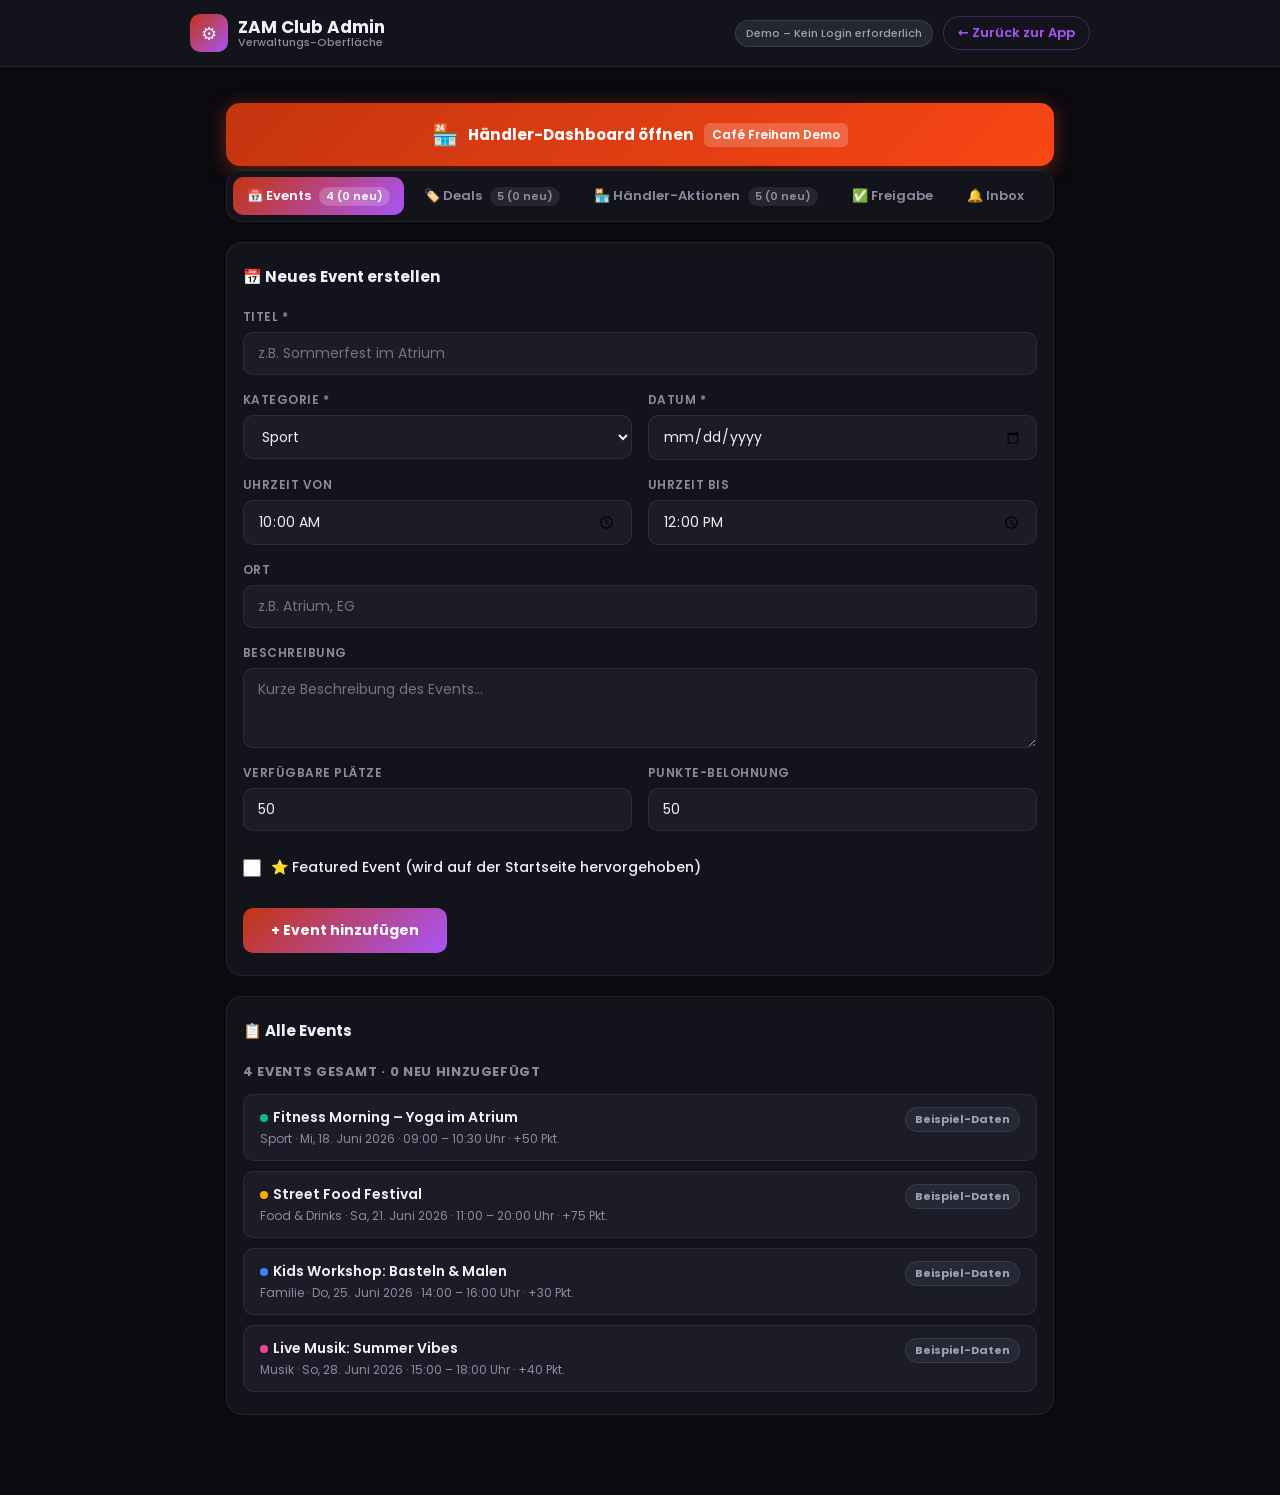
<file: admin.html>
<!DOCTYPE html>
<html lang="de">
<head>
  <meta charset="UTF-8" />
  <meta name="viewport" content="width=device-width, initial-scale=1.0, maximum-scale=1.0" />
  <title>ZAM Club Admin</title>
  <link rel="preconnect" href="https://fonts.googleapis.com" />
  <link rel="preconnect" href="https://fonts.gstatic.com" crossorigin />
  <link href="https://fonts.googleapis.com/css2?family=Poppins:wght@400;500;600;700;800&display=swap" rel="stylesheet" />
  <style>
    *, *::before, *::after { box-sizing: border-box; margin: 0; padding: 0; }

    :root {
      --bg:         #0a0a10;
      --surface:    #13131c;
      --surface2:   #1c1c28;
      --border:     rgba(255,255,255,0.07);
      --text:       #f0f0f8;
      --text-muted: #8b8ba0;
      --primary:    #c43510;
      --primary2:   #a855f7;
      --grad:       linear-gradient(135deg, #c43510, #a855f7);
      --success:    #10b981;
      --danger:     #ef4444;
      --radius:     16px;
      --radius-sm:  10px;
    }

    html,
    body {
      width: 100%;
      max-width: 100vw;
      overflow-x: hidden;
      overflow-y: auto;
    }
    body {
      font-family: 'Poppins', system-ui, sans-serif;
      background: var(--bg);
      color: var(--text);
      min-height: 100vh;
      padding-bottom: 60px;
    }

    /* ── Global overflow lock ── */
    *, *::before, *::after {
      box-sizing: border-box;
    }

    /* ── Admin Page Wrapper ── */
    .admin-page {
      width: 100vw;
      max-width: 100vw;
      overflow-x: hidden;
      box-sizing: border-box;
    }

    /* ── Admin Container ── */
    .admin-container {
      width: 100%;
      max-width: 860px;
      margin: 0 auto;
      padding: 20px 16px 0;
      overflow-x: hidden;
      box-sizing: border-box;
    }

    /* ── Header ── */
    .admin-header {
      background: var(--surface);
      border-bottom: 1px solid var(--border);
      padding: 14px 16px;
      position: sticky;
      top: 0;
      z-index: 100;
      width: 100%;
      max-width: 100vw;
      overflow-x: hidden;
      box-sizing: border-box;
    }
    .admin-header-inner {
      max-width: 900px;
      margin: 0 auto;
      display: flex;
      align-items: center;
      justify-content: space-between;
      gap: 12px;
      flex-wrap: wrap;
    }
    .admin-logo {
      display: flex;
      align-items: center;
      gap: 10px;
    }
    .admin-logo-icon {
      width: 38px;
      height: 38px;
      border-radius: 10px;
      background: var(--grad);
      display: flex;
      align-items: center;
      justify-content: center;
      font-size: 18px;
    }
    .admin-logo-text {
      font-size: 17px;
      font-weight: 700;
      line-height: 1.1;
    }
    .admin-logo-text span {
      font-size: 11px;
      font-weight: 500;
      color: var(--text-muted);
      display: block;
    }
    .header-right {
      display: flex;
      align-items: center;
      gap: 10px;
      flex-wrap: wrap;
    }
    .demo-badge {
      background: rgba(107,114,128,0.2);
      border: 1px solid rgba(107,114,128,0.3);
      color: #9ca3af;
      font-size: 11px;
      font-weight: 500;
      padding: 4px 10px;
      border-radius: 20px;
    }
    .back-link {
      display: flex;
      align-items: center;
      gap: 6px;
      color: var(--primary2);
      text-decoration: none;
      font-size: 13px;
      font-weight: 600;
      padding: 6px 14px;
      border-radius: 20px;
      border: 1px solid rgba(168,85,247,0.3);
      transition: background 0.2s;
    }
    .back-link:hover { background: rgba(168,85,247,0.1); }

    /* ── Tab Navigation Wrapper (scrollable) ── */
    .admin-tabs-wrapper {
      width: 100%;
      max-width: 100%;
      overflow-x: auto;
      overflow-y: hidden;
      -webkit-overflow-scrolling: touch;
      scrollbar-width: none;
      box-sizing: border-box;
      margin-bottom: 20px;
      background: var(--surface);
      border: 1px solid var(--border);
      border-radius: var(--radius);
      padding: 6px;
    }
    .admin-tabs-wrapper::-webkit-scrollbar { display: none; }

    /* ── Tab Navigation Inner (wraps all tabs, can be wider than viewport) ── */
    .admin-tabs {
      display: flex;
      flex-wrap: nowrap;
      gap: 6px;
      width: max-content;
      min-width: 100%;
    }

    /* ── Tab Button ── */
    .tab-btn {
      flex: 0 0 auto;
      padding: 9px 14px;
      border: none;
      border-radius: var(--radius-sm);
      background: transparent;
      color: var(--text-muted);
      font-family: inherit;
      font-size: 13px;
      font-weight: 600;
      cursor: pointer;
      transition: all 0.2s;
      white-space: nowrap;
      text-align: center;
    }
    .tab-btn.active {
      background: var(--grad);
      color: #fff;
    }
    .tab-btn .count {
      display: inline-block;
      background: rgba(255,255,255,0.2);
      border-radius: 20px;
      padding: 1px 7px;
      font-size: 11px;
      margin-left: 5px;
    }
    .tab-btn:not(.active) .count {
      background: rgba(255,255,255,0.08);
      color: var(--text-muted);
    }

    /* ── Admin Content (tab panels container) ── */
    .admin-content {
      width: 100%;
      max-width: 100%;
      overflow-x: hidden;
      box-sizing: border-box;
    }

    /* ── Tab Panels ── */
    .tab-panel { display: none; width: 100%; max-width: 100%; overflow-x: hidden; box-sizing: border-box; }
    .tab-panel.active { display: block; }

    /* ── Card ── */
    .card {
      background: var(--surface);
      border: 1px solid var(--border);
      border-radius: var(--radius);
      padding: 22px 16px;
      margin-bottom: 20px;
      width: 100%;
      max-width: 100%;
      overflow-x: hidden;
      box-sizing: border-box;
    }
    .card-title {
      font-size: 15px;
      font-weight: 700;
      margin-bottom: 20px;
      display: flex;
      align-items: center;
      gap: 8px;
    }

    /* ── Form ── */
    .form-grid {
      display: grid;
      grid-template-columns: 1fr 1fr;
      gap: 16px;
    }
    .form-grid .full { grid-column: 1 / -1; }
    .form-group { display: flex; flex-direction: column; gap: 6px; }
    .form-group label {
      font-size: 12px;
      font-weight: 600;
      color: var(--text-muted);
      text-transform: uppercase;
      letter-spacing: 0.04em;
    }
    .form-group input,
    .form-group select,
    .form-group textarea {
      background: var(--surface2);
      border: 1px solid var(--border);
      border-radius: var(--radius-sm);
      color: var(--text);
      font-family: inherit;
      font-size: 14px;
      padding: 10px 14px;
      outline: none;
      transition: border-color 0.2s;
      width: 100%;
      max-width: 100%;
      box-sizing: border-box;
    }
    .form-group input:focus,
    .form-group select:focus,
    .form-group textarea:focus {
      border-color: var(--primary2);
    }
    .form-group input.error,
    .form-group select.error,
    .form-group textarea.error {
      border-color: var(--danger);
    }
    .form-group textarea { resize: vertical; min-height: 80px; }
    .form-group select option { background: var(--surface2); }
    .form-group input[type="color"] {
      padding: 4px 6px;
      height: 42px;
      cursor: pointer;
    }

    /* Checkbox row */
    .check-group {
      display: flex;
      align-items: center;
      gap: 10px;
      padding: 10px 0;
    }
    .check-group input[type="checkbox"] {
      width: 18px;
      height: 18px;
      accent-color: var(--primary2);
      cursor: pointer;
      flex-shrink: 0;
    }
    .check-group label {
      font-size: 14px;
      font-weight: 500;
      color: var(--text);
      cursor: pointer;
      text-transform: none;
      letter-spacing: 0;
    }

    /* ── Buttons ── */
    .btn-submit {
      background: var(--grad);
      border: none;
      border-radius: var(--radius-sm);
      color: #fff;
      font-family: inherit;
      font-size: 14px;
      font-weight: 700;
      padding: 12px 28px;
      cursor: pointer;
      transition: opacity 0.2s, transform 0.15s;
    }
    .btn-submit:hover { opacity: 0.9; transform: translateY(-1px); }
    .btn-submit:active { transform: translateY(0); }

    .btn-delete {
      background: rgba(239,68,68,0.1);
      border: 1px solid rgba(239,68,68,0.3);
      border-radius: 8px;
      color: var(--danger);
      font-family: inherit;
      font-size: 12px;
      font-weight: 600;
      padding: 5px 12px;
      cursor: pointer;
      transition: background 0.2s;
    }
    .btn-delete:hover { background: rgba(239,68,68,0.2); }

    /* ── Success message ── */
    .success-msg {
      display: none;
      align-items: center;
      gap: 10px;
      background: rgba(16,185,129,0.12);
      border: 1px solid rgba(16,185,129,0.3);
      border-radius: var(--radius-sm);
      color: var(--success);
      font-size: 14px;
      font-weight: 600;
      padding: 12px 16px;
      margin-top: 16px;
    }
    .success-msg.show { display: flex; animation: fadeSlide 0.3s ease; }

    @keyframes fadeSlide {
      from { opacity: 0; transform: translateY(-8px); }
      to   { opacity: 1; transform: translateY(0); }
    }

    /* ── Item list ── */
    .section-title {
      font-size: 13px;
      font-weight: 700;
      color: var(--text-muted);
      text-transform: uppercase;
      letter-spacing: 0.05em;
      margin-bottom: 12px;
    }
    .item-list { display: flex; flex-direction: column; gap: 10px; }
    .item-card {
      background: var(--surface2);
      border: 1px solid var(--border);
      border-radius: var(--radius-sm);
      padding: 12px 16px;
      display: flex;
      align-items: flex-start;
      justify-content: space-between;
      gap: 12px;
    }
    .item-card-info { flex: 1; min-width: 0; }
    .item-card-name {
      font-size: 14px;
      font-weight: 600;
      white-space: nowrap;
      overflow: hidden;
      text-overflow: ellipsis;
    }
    .item-card-meta {
      font-size: 12px;
      color: var(--text-muted);
      margin-top: 2px;
    }
    .item-card-right {
      display: flex;
      align-items: center;
      gap: 8px;
      flex-shrink: 0;
    }

    /* Badges */
    .badge {
      border-radius: 20px;
      font-size: 11px;
      font-weight: 700;
      padding: 3px 9px;
    }
    .badge-mock {
      background: rgba(107,114,128,0.15);
      border: 1px solid rgba(107,114,128,0.25);
      color: #9ca3af;
    }
    .badge-new {
      background: rgba(16,185,129,0.15);
      border: 1px solid rgba(16,185,129,0.3);
      color: var(--success);
    }

    /* ── Category colors ── */
    .cat-dot {
      display: inline-block;
      width: 8px;
      height: 8px;
      border-radius: 50%;
      margin-right: 5px;
      flex-shrink: 0;
    }

    /* ── Empty state ── */
    .empty-state {
      text-align: center;
      padding: 32px 16px;
      color: var(--text-muted);
      font-size: 13px;
    }

    /* ── Global input/button overflow lock ── */
    input, select, textarea, button {
      max-width: 100%;
      box-sizing: border-box;
    }

    /* ── Responsive ── */
    @media (max-width: 600px) {
      .form-grid { grid-template-columns: 1fr; }
      .form-grid .full { grid-column: 1; }
      .tab-btn { font-size: 12px; padding: 8px 12px; }
      .admin-header-inner { gap: 8px; }
      .card { padding: 14px; }
    }
    .admin-submission-card { background:var(--surface-2,#1a1a1a); border:1px solid var(--border,rgba(255,255,255,0.1)); border-radius:12px; padding:16px; margin-bottom:10px; }
    .admin-submission-card-header { display:flex; align-items:center; gap:10px; margin-bottom:12px; flex-wrap:wrap; }
    .admin-submission-card-body { font-size:0.8rem; color:var(--dim,#888); margin-bottom:12px; line-height:1.5; }
    .admin-submission-card-body strong { color:#fff; }
    .admin-submission-actions { display:flex; gap:8px; flex-wrap:wrap; }
    .admin-submission-actions button { padding:7px 14px; border-radius:8px; font-size:0.75rem; font-weight:600; cursor:pointer; border:none; }
    .submission-type-badge { font-size:0.62rem; font-weight:700; text-transform:uppercase; letter-spacing:0.08em; padding:3px 8px; border-radius:6px; }
    .submission-type-event { background:rgba(59,130,246,0.15); color:#60a5fa; }
    .submission-type-deal { background:rgba(247,171,0,0.15); color:#F7AB00; }
    .submission-status { font-size:0.65rem; font-weight:700; padding:3px 8px; border-radius:6px; }
    .status-pending { background:rgba(247,171,0,0.15); color:#F7AB00; }
    .status-approved,.status-live { background:rgba(16,185,129,0.15); color:#34d399; }
    .status-rejected { background:rgba(239,68,68,0.12); color:#f87171; }
    .status-draft { background:rgba(255,255,255,0.06); color:rgba(255,255,255,0.4); }
    .btn-approve { background:rgba(16,185,129,0.2); color:#34d399; border:1px solid rgba(16,185,129,0.3) !important; }
    .btn-reject { background:rgba(239,68,68,0.12); color:#f87171; border:1px solid rgba(239,68,68,0.2) !important; }
    .btn-feature { background:rgba(250,70,21,0.15); color:#ffb399; border:1px solid rgba(250,70,21,0.3) !important; }
  </style>
</head>
<body>

<!-- ── Header ── -->
<header class="admin-header">
  <div class="admin-header-inner">
    <div class="admin-logo">
      <div class="admin-logo-icon">⚙️</div>
      <div class="admin-logo-text">
        ZAM Club Admin
        <span>Verwaltungs-Oberfläche</span>
      </div>
    </div>
    <div class="header-right">
      <span class="demo-badge">Demo – Kein Login erforderlich</span>
      <a href="index.html" class="back-link">← Zurück zur App</a>
    </div>
  </div>
</header>

<!-- ── Main ── -->
<div class="admin-page">
<div class="admin-container">

  <!-- Händler-Dashboard Vorschau Button (always visible) -->
  <div style="padding:16px 0 4px">
    <button onclick="openDemoMerchantPreview()" style="width:100%;display:flex;align-items:center;justify-content:center;gap:10px;padding:16px;background:linear-gradient(135deg,#c43510,#FA4615);color:#fff;border:none;border-radius:14px;font-size:0.95rem;font-weight:700;font-family:inherit;cursor:pointer;box-shadow:0 4px 20px rgba(250,70,21,0.4)">
      <span style="font-size:1.3rem">🏪</span>
      Händler-Dashboard öffnen
      <span style="font-size:0.75rem;background:rgba(255,255,255,0.2);padding:3px 8px;border-radius:6px;font-weight:600">Café Freiham Demo</span>
    </button>
  </div>

  <!-- Tab Navigation (only this element scrolls horizontally) -->
  <div class="admin-tabs-wrapper">
    <nav class="admin-tabs" role="tablist">
      <button class="tab-btn active" data-tab="events" role="tab">
        📅 Events
        <span class="count" id="count-events">0</span>
      </button>
      <button class="tab-btn" data-tab="deals" role="tab">
        🏷️ Deals
        <span class="count" id="count-deals">0</span>
      </button>
      <button class="tab-btn" data-tab="promos" role="tab">
        🏪 Händler-Aktionen
        <span class="count" id="count-promos">0</span>
      </button>
      <button class="tab-btn" data-tab="moderation" role="tab">
        ✅ Freigabe
        <span class="count" id="count-moderation" style="background:#F7AB00;color:#000">0</span>
      </button>
      <button class="tab-btn" data-tab="notifications" role="tab">
        🔔 Inbox
        <span class="count" id="count-notifications" style="background:#ef4444;color:#fff;display:none">0</span>
      </button>
      <button class="tab-btn" data-tab="analytics" role="tab">
        📊 Analytics
      </button>
      <button class="tab-btn" data-tab="betreiber" role="tab">
        🛰️ Betreiber
      </button>
    </nav>
  </div>

  <!-- Tab Content (never scrolls horizontally) -->
  <div class="admin-content">

  <!-- ══════════════════════════════════════════
       TAB 1: EVENTS
  ══════════════════════════════════════════ -->
  <div class="tab-panel active" id="tab-events">

    <div class="card">
      <div class="card-title">📅 Neues Event erstellen</div>
      <form id="form-events" novalidate>
        <div class="form-grid">
          <div class="form-group full">
            <label for="evt-title">Titel *</label>
            <input type="text" id="evt-title" placeholder="z.B. Sommerfest im Atrium" />
          </div>
          <div class="form-group">
            <label for="evt-category">Kategorie *</label>
            <select id="evt-category">
              <option value="Sport">Sport</option>
              <option value="Food & Drinks">Food &amp; Drinks</option>
              <option value="Familie">Familie</option>
              <option value="Musik">Musik</option>
              <option value="Shopping">Shopping</option>
              <option value="Sonstiges">Sonstiges</option>
            </select>
          </div>
          <div class="form-group">
            <label for="evt-date">Datum *</label>
            <input type="date" id="evt-date" />
          </div>
          <div class="form-group">
            <label for="evt-time-from">Uhrzeit von</label>
            <input type="time" id="evt-time-from" value="10:00" />
          </div>
          <div class="form-group">
            <label for="evt-time-to">Uhrzeit bis</label>
            <input type="time" id="evt-time-to" value="12:00" />
          </div>
          <div class="form-group full">
            <label for="evt-location">Ort</label>
            <input type="text" id="evt-location" placeholder="z.B. Atrium, EG" />
          </div>
          <div class="form-group full">
            <label for="evt-description">Beschreibung</label>
            <textarea id="evt-description" placeholder="Kurze Beschreibung des Events…"></textarea>
          </div>
          <div class="form-group">
            <label for="evt-spots">Verfügbare Plätze</label>
            <input type="number" id="evt-spots" value="50" min="1" />
          </div>
          <div class="form-group">
            <label for="evt-points">Punkte-Belohnung</label>
            <input type="number" id="evt-points" value="50" min="0" />
          </div>
          <div class="form-group full">
            <div class="check-group">
              <input type="checkbox" id="evt-featured" />
              <label for="evt-featured">⭐ Featured Event (wird auf der Startseite hervorgehoben)</label>
            </div>
          </div>
        </div>
        <div style="margin-top:20px;display:flex;align-items:center;gap:16px;flex-wrap:wrap">
          <button type="submit" class="btn-submit">+ Event hinzufügen</button>
        </div>
        <div class="success-msg" id="success-events">✅ Event erfolgreich hinzugefügt!</div>
      </form>
    </div>

    <!-- List -->
    <div class="card">
      <div class="card-title">📋 Alle Events</div>
      <div class="section-title" id="evt-list-label">Lädt…</div>
      <div class="item-list" id="events-list"></div>
    </div>
  </div>

  <!-- ══════════════════════════════════════════
       TAB 2: DEALS
  ══════════════════════════════════════════ -->
  <div class="tab-panel" id="tab-deals">

    <div class="card">
      <div class="card-title">🏷️ Neuen Deal erstellen</div>
      <form id="form-deals" novalidate>
        <div class="form-grid">
          <div class="form-group">
            <label for="deal-store">Händler-Name *</label>
            <input type="text" id="deal-store" placeholder="z.B. Café Aroma" />
          </div>
          <div class="form-group">
            <label for="deal-icon">Händler-Icon (Emoji)</label>
            <input type="text" id="deal-icon" value="☕" maxlength="4" placeholder="☕" />
          </div>
          <div class="form-group">
            <label for="deal-category">Kategorie</label>
            <select id="deal-category">
              <option value="Food & Drinks">Food &amp; Drinks</option>
              <option value="Mode">Mode</option>
              <option value="Restaurant">Restaurant</option>
              <option value="Sport & Fitness">Sport &amp; Fitness</option>
              <option value="Bücher">Bücher</option>
              <option value="Sonstiges">Sonstiges</option>
            </select>
          </div>
          <div class="form-group">
            <label for="deal-discount">Rabatt-Bezeichnung *</label>
            <input type="text" id="deal-discount" placeholder='z.B. "20%" oder "2+1"' />
          </div>
          <div class="form-group full">
            <label for="deal-title">Titel *</label>
            <input type="text" id="deal-title" placeholder="z.B. 20% auf alle Heißgetränke" />
          </div>
          <div class="form-group full">
            <label for="deal-description">Beschreibung</label>
            <textarea id="deal-description" placeholder="Bedingungen, Details…"></textarea>
          </div>
          <div class="form-group">
            <label for="deal-expiry">Gültig bis *</label>
            <input type="date" id="deal-expiry" />
          </div>
          <div class="form-group">
            <label for="deal-points">Punkte-Belohnung</label>
            <input type="number" id="deal-points" value="15" min="0" />
          </div>
          <div class="form-group full">
            <div class="check-group">
              <input type="checkbox" id="deal-hot" />
              <label for="deal-hot">🔥 Hot Deal (wird mit Feuer-Badge hervorgehoben)</label>
            </div>
          </div>
        </div>
        <div style="margin-top:20px">
          <button type="submit" class="btn-submit">+ Deal hinzufügen</button>
        </div>
        <div class="success-msg" id="success-deals">✅ Deal erfolgreich hinzugefügt!</div>
      </form>
    </div>

    <!-- List -->
    <div class="card">
      <div class="card-title">📋 Alle Deals</div>
      <div class="section-title" id="deal-list-label">Lädt…</div>
      <div class="item-list" id="deals-list"></div>
    </div>
  </div>

  <!-- ══════════════════════════════════════════
       TAB 3: HÄNDLER-AKTIONEN
  ══════════════════════════════════════════ -->
  <div class="tab-panel" id="tab-promos">

    <div class="card">
      <div class="card-title">🏪 Neue Händler-Aktion erstellen</div>
      <form id="form-promos" novalidate>
        <div class="form-grid">
          <div class="form-group">
            <label for="promo-merchant">Händler auswählen *</label>
            <select id="promo-merchant">
              <option value="">— Händler wählen —</option>
              <option value="mer_001">☕ Café Aroma</option>
              <option value="mer_002">👗 FashionHub</option>
              <option value="mer_003">🍕 Trattoria Bella</option>
              <option value="mer_004">💪 FitZone</option>
              <option value="mer_005">📚 Buchreich</option>
            </select>
          </div>
          <div class="form-group">
            <label for="promo-color">Aktions-Farbe</label>
            <input type="color" id="promo-color" value="#F7AB00" />
          </div>
          <div class="form-group full">
            <label for="promo-text">Aktions-Text *</label>
            <input type="text" id="promo-text" placeholder='z.B. "20% auf alle Heißgetränke"' />
          </div>
        </div>
        <div style="margin-top:20px">
          <button type="submit" class="btn-submit">+ Aktion hinzufügen</button>
        </div>
        <div class="success-msg" id="success-promos">✅ Händler-Aktion erfolgreich hinzugefügt!</div>
      </form>
    </div>

    <!-- List -->
    <div class="card">
      <div class="card-title">📋 Aktive Händler-Aktionen</div>
      <div class="section-title" id="promo-list-label">Lädt…</div>
      <div class="item-list" id="promos-list"></div>
    </div>
  </div>

  <!-- TAB 4: FREIGABE / MODERATION -->
  <div class="tab-panel" id="tab-moderation">
    <div class="card">
      <div class="card-title">✅ Ausstehende Freigaben</div>
      <p style="font-size:0.82rem;color:#888;margin-bottom:16px">Community-Posts, Deals und Events die auf Freigabe warten. Freigegebene Inhalte sind sofort sichtbar.</p>

      <div class="section-title">Community-Posts</div>
      <div class="item-list" id="mod-posts-list"></div>

      <div class="section-title" style="margin-top:20px">Deals (von Händlern eingereicht)</div>
      <div class="item-list" id="mod-deals-list"></div>

      <div class="section-title" style="margin-top:20px">Events (von Händlern eingereicht)</div>
      <div class="item-list" id="mod-events-list"></div>

      <div style="margin-top:24px">
        <h3 style="font-size:0.95rem;font-weight:700;margin-bottom:16px">📤 Händler-Einreichungen (Events &amp; Deals)</h3>
        <div id="admin-merchant-submissions">
          <p style="color:var(--dim,#888);text-align:center;padding:20px">Lade...</p>
        </div>
      </div>

      <div style="margin-top:24px">
        <h3 style="font-size:0.95rem;font-weight:700;margin-bottom:8px">📸 Foto-Moderations-Warteschlange</h3>
        <p style="font-size:0.82rem;color:#888;margin-bottom:16px">Fotos aus Community-Challenges. Auto-genehmigte Fotos können hier abgelehnt oder als Featured markiert werden.</p>
        <div id="admin-photo-moderation">
          <p style="color:var(--dim,#888);text-align:center;padding:20px">Lade...</p>
        </div>
      </div>
    </div>

    <!-- All content overview -->
    <div class="card">
      <div class="card-title">📋 Alle Inhalte verwalten</div>
      <div style="display:flex;gap:10px;flex-wrap:wrap;margin-bottom:16px">
        <button onclick="renderAllContent('deals')" class="tab-btn" style="flex:none;padding:8px 16px">Alle Deals</button>
        <button onclick="renderAllContent('events')" class="tab-btn" style="flex:none;padding:8px 16px">Alle Events</button>
        <button onclick="renderAllContent('posts')" class="tab-btn" style="flex:none;padding:8px 16px">Alle Posts</button>
      </div>
      <div id="all-content-list"></div>
    </div>
  </div>

  <!-- TAB 5: NOTIFICATIONS -->
  <div class="tab-panel" id="tab-notifications">
    <div class="card">
      <div class="card-title">🔔 Admin-Benachrichtigungen
        <button onclick="markAllNotifsRead()" style="margin-left:auto;background:none;border:1px solid rgba(255,255,255,0.1);color:#888;border-radius:8px;padding:4px 12px;font-size:0.72rem;cursor:pointer">Alle gelesen</button>
      </div>
      <div id="admin-notifications-list"></div>
    </div>
  </div>

  <!-- TAB 6: ANALYTICS -->
  <div class="tab-panel" id="tab-analytics">

    <div class="card">
      <div class="card-title" style="display:flex;align-items:center;justify-content:space-between">
        📊 Center Analytics
        <select id="admin-analytics-period" onchange="renderAdminAnalyticsTab()" style="background:#1c1c28;border:1px solid rgba(250,70,21,0.3);color:#ffb399;border-radius:8px;padding:4px 8px;font-size:0.7rem;font-family:inherit">
          <option value="7">7 Tage</option>
          <option value="30" selected>30 Tage</option>
        </select>
      </div>
      <div id="admin-analytics-kpi" style="display:grid;grid-template-columns:repeat(2,1fr);gap:10px;margin-bottom:16px"></div>
      <div style="font-size:0.75rem;font-weight:700;color:rgba(255,255,255,0.45);margin-bottom:8px">📈 Nutzer-Wachstum</div>
      <div id="admin-analytics-chart" style="display:flex;align-items:flex-end;gap:6px;height:80px;padding:8px;background:rgba(255,255,255,0.03);border-radius:10px;margin-bottom:16px"></div>
      <div style="font-size:0.75rem;font-weight:700;color:rgba(255,255,255,0.45);margin-bottom:8px">🗺️ Beliebteste Zonen</div>
      <div id="admin-analytics-zones" style="margin-bottom:16px"></div>
      <div style="font-size:0.75rem;font-weight:700;color:rgba(255,255,255,0.45);margin-bottom:8px">⭐ Top Händler / Deals / Events</div>
      <div id="admin-analytics-top"></div>
    </div>
  </div>

  <!-- ══════════════════════════════════════════
       TAB 7: BETREIBER DASHBOARD (Phase 15)
  ══════════════════════════════════════════ -->
  <div class="tab-panel" id="tab-betreiber">

    <!-- Refresh Button -->
    <div style="display:flex;justify-content:flex-end;margin-bottom:12px">
      <button onclick="renderBetreiberDashboard()" style="background:rgba(250,70,21,0.15);border:1px solid rgba(250,70,21,0.3);color:#ffb399;border-radius:10px;padding:8px 16px;font-size:0.75rem;font-weight:600;font-family:inherit;cursor:pointer">↻ Aktualisieren</button>
    </div>

    <!-- Rewards Stats -->
    <div class="card">
      <div class="card-title">🎁 Belohnungs-Übersicht</div>
      <div id="admin-rewards-stats" style="display:grid;grid-template-columns:repeat(2,1fr);gap:10px"></div>
    </div>

    <!-- 1. Betreiber Dashboard -->
    <div class="card">
      <div class="card-title">📊 Plattform-Übersicht</div>
      <div id="b-platform-kpis" style="display:grid;grid-template-columns:repeat(2,1fr);gap:10px;margin-bottom:4px"></div>
    </div>

    <!-- 2. Community Analytics -->
    <div class="card">
      <div class="card-title">👥 Community Analytics</div>
      <div id="b-community-kpis" style="display:grid;grid-template-columns:repeat(2,1fr);gap:10px;margin-bottom:16px"></div>
      <div style="font-size:0.72rem;font-weight:700;text-transform:uppercase;letter-spacing:0.08em;color:rgba(255,255,255,0.35);margin-bottom:10px">Beliebteste Beiträge</div>
      <div id="b-top-posts"></div>
    </div>

    <!-- 3. Event Analytics -->
    <div class="card">
      <div class="card-title">🎉 Event Analytics</div>
      <div id="b-event-kpis" style="display:grid;grid-template-columns:repeat(2,1fr);gap:10px;margin-bottom:16px"></div>
      <div style="font-size:0.72rem;font-weight:700;text-transform:uppercase;letter-spacing:0.08em;color:rgba(255,255,255,0.35);margin-bottom:10px">Beliebteste Events</div>
      <div id="b-top-events"></div>
    </div>

    <!-- 4. Deal Analytics -->
    <div class="card">
      <div class="card-title">🏷️ Deal Analytics</div>
      <div id="b-deal-kpis" style="display:grid;grid-template-columns:repeat(2,1fr);gap:10px;margin-bottom:16px"></div>
      <div style="font-size:0.72rem;font-weight:700;text-transform:uppercase;letter-spacing:0.08em;color:rgba(255,255,255,0.35);margin-bottom:10px">Meistgeklickte Deals</div>
      <div id="b-top-deals"></div>
    </div>

    <!-- 5. Map Analytics -->
    <div class="card">
      <div class="card-title">🗺️ Map Analytics</div>
      <div style="font-size:0.72rem;font-weight:700;text-transform:uppercase;letter-spacing:0.08em;color:rgba(255,255,255,0.35);margin-bottom:10px">Zonen-Heatmap (Aktivität)</div>
      <div id="b-zone-heatmap"></div>
    </div>

    <!-- Händler Dashboard Vorschau -->
    <div class="card">
      <div class="card-title">👁 Händler-Dashboard ansehen</div>
      <p style="font-size:0.78rem;color:rgba(255,255,255,0.45);margin-bottom:12px">Wähle einen freigegebenen Händler aus und öffne dessen Dashboard im Vorschau-Modus.</p>
      <div id="admin-betreiber-preview-wrap">
        <p style="font-size:0.74rem;color:rgba(255,255,255,0.3)">Lädt…</p>
      </div>
    </div>

    <!-- 6. Händler Rankings -->
    <div class="card">
      <div class="card-title">🏪 Händler Rankings</div>
      <div id="b-merchant-rankings"></div>
    </div>

    <!-- 7. Umsatz Dashboard -->
    <div class="card">
      <div class="card-title">💰 Umsatz-Dashboard</div>
      <div id="b-revenue-kpis" style="display:grid;grid-template-columns:repeat(2,1fr);gap:10px;margin-bottom:16px"></div>
      <div style="font-size:0.72rem;font-weight:700;text-transform:uppercase;letter-spacing:0.08em;color:rgba(255,255,255,0.35);margin-bottom:10px">Paket-Verteilung</div>
      <div id="b-plan-dist"></div>
      <div style="font-size:0.72rem;font-weight:700;text-transform:uppercase;letter-spacing:0.08em;color:rgba(255,255,255,0.35);margin-top:16px;margin-bottom:10px">Aktive Verträge</div>
      <div id="b-contracts-list"></div>
    </div>

    <!-- 8. Systemstatus -->
    <div class="card">
      <div class="card-title">⚙️ Systemstatus</div>
      <div id="b-system-status"></div>
    </div>

    <!-- 9. Belohnungs-Übersicht -->
    <div class="card">
      <div class="card-title">🎁 Belohnungs-Übersicht</div>
      <div id="admin-rewards-stats" style="display:grid;grid-template-columns:repeat(2,1fr);gap:10px"></div>
    </div>

  </div>

  </div><!-- /.admin-content -->
</div><!-- /.admin-container -->
</div><!-- /.admin-page -->

<script src="data.js"></script>
<script src="api.js"></script>
<script>
'use strict';

// ═══════════════════════════════════════════════
// CONFIG
// ═══════════════════════════════════════════════
const ADMIN_KEY = 'zamclub_admin';

const CAT_COLORS = {
  'Sport':         '#10b981',
  'Food & Drinks': '#F7AB00',
  'Familie':       '#3b82f6',
  'Musik':         '#ec4899',
  'Shopping':      '#FA4615',
  'Sonstiges':     '#6b7280',
  'Mode':          '#ec4899',
  'Restaurant':    '#ef4444',
  'Sport & Fitness': '#10b981',
  'Bücher':        '#3b82f6',
};

const MERCHANT_NAMES = {
  mer_001: 'Café Aroma',
  mer_002: 'FashionHub',
  mer_003: 'Trattoria Bella',
  mer_004: 'FitZone',
  mer_005: 'Buchreich',
};

// ═══════════════════════════════════════════════
// MOCK DATA (mirrors data.js for display)
// ═══════════════════════════════════════════════
const MOCK_EVENTS = [
  { id: 'evt_001', title: 'Fitness Morning – Yoga im Atrium', category: 'Sport', date_formatted: 'Mi, 18. Juni 2026', time: '09:00 – 10:30 Uhr', location: 'Atrium, EG', points_reward: 50 },
  { id: 'evt_002', title: 'Street Food Festival', category: 'Food & Drinks', date_formatted: 'Sa, 21. Juni 2026', time: '11:00 – 20:00 Uhr', location: 'Außenbereich West', points_reward: 75 },
  { id: 'evt_003', title: 'Kids Workshop: Basteln & Malen', category: 'Familie', date_formatted: 'Do, 25. Juni 2026', time: '14:00 – 16:00 Uhr', location: 'Kinderparadies, OG 1', points_reward: 30 },
  { id: 'evt_004', title: 'Live Musik: Summer Vibes', category: 'Musik', date_formatted: 'So, 28. Juni 2026', time: '15:00 – 18:00 Uhr', location: 'Hauptbühne, EG', points_reward: 40 },
];

const MOCK_DEALS = [
  { id: 'deal_001', store_name: 'Café Aroma', store_icon: '☕', category: 'Food & Drinks', discount: '20%', title: '20% auf alle Heißgetränke', expiry_formatted: 'Gültig bis 30. Juni 2026' },
  { id: 'deal_002', store_name: 'FashionHub', store_icon: '👗', category: 'Mode', discount: '15%', title: '15% Rabatt auf Sommerkollektion', expiry_formatted: 'Gültig bis 15. Juli 2026' },
  { id: 'deal_003', store_name: 'Trattoria Bella', store_icon: '🍕', category: 'Restaurant', discount: '2+1', title: '2 Pizzen kaufen, 1 gratis', expiry_formatted: 'Gültig bis 22. Juni 2026' },
  { id: 'deal_004', store_name: 'Buchreich', store_icon: '📚', category: 'Bücher', discount: '10%', title: '10% auf Bestseller', expiry_formatted: 'Gültig bis 30. Juni 2026' },
  { id: 'deal_005', store_name: 'FitZone', store_icon: '💪', category: 'Sport & Fitness', discount: '1 Monat', title: '1 Monat gratis Probetraining', expiry_formatted: 'Gültig bis 31. Juli 2026' },
];

const MOCK_PROMOS = [
  { merchant_id: 'mer_001', merchant_name: 'Café Aroma', promo_text: '20% auf alle Heißgetränke', promo_color: '#F7AB00' },
  { merchant_id: 'mer_002', merchant_name: 'FashionHub', promo_text: '15% Sommerrabatt', promo_color: '#ec4899' },
  { merchant_id: 'mer_003', merchant_name: 'Trattoria Bella', promo_text: '2+1 Pizza-Aktion', promo_color: '#ef4444' },
  { merchant_id: 'mer_004', merchant_name: 'FitZone', promo_text: '1 Monat gratis testen', promo_color: '#10b981' },
  { merchant_id: 'mer_005', merchant_name: 'Buchreich', promo_text: '10% auf alle Bestseller', promo_color: '#3b82f6' },
];

// ═══════════════════════════════════════════════
// STORAGE
// ═══════════════════════════════════════════════
function loadAdmin() {
  try {
    return JSON.parse(localStorage.getItem(ADMIN_KEY) || '{}');
  } catch { return {}; }
}

function saveAdmin(data) {
  try { localStorage.setItem(ADMIN_KEY, JSON.stringify(data)); } catch {}
}

function getAdminEvents()  { return loadAdmin().events          || []; }
function getAdminDeals()   { return loadAdmin().deals           || []; }
function getAdminPromos()  { return loadAdmin().merchant_promos || []; }

function setAdminEvents(arr)  { const d = loadAdmin(); d.events          = arr; saveAdmin(d); }
function setAdminDeals(arr)   { const d = loadAdmin(); d.deals            = arr; saveAdmin(d); }
function setAdminPromos(arr)  { const d = loadAdmin(); d.merchant_promos  = arr; saveAdmin(d); }

// ═══════════════════════════════════════════════
// TAB NAVIGATION
// ═══════════════════════════════════════════════
document.querySelectorAll('.tab-btn').forEach(btn => {
  btn.addEventListener('click', () => {
    document.querySelectorAll('.tab-btn').forEach(b => b.classList.remove('active'));
    document.querySelectorAll('.tab-panel').forEach(p => p.classList.remove('active'));
    btn.classList.add('active');
    document.getElementById('tab-' + btn.dataset.tab).classList.add('active');
    if (btn.dataset.tab === 'moderation') renderAdminMerchantSubmissions();
  });
});

// ═══════════════════════════════════════════════
// HELPERS
// ═══════════════════════════════════════════════
function formatDate(iso) {
  if (!iso) return '';
  const d = new Date(iso + 'T12:00:00');
  return d.toLocaleDateString('de-DE', { weekday: 'short', day: 'numeric', month: 'long', year: 'numeric' });
}

function showSuccess(id) {
  const el = document.getElementById(id);
  if (!el) return;
  el.classList.add('show');
  setTimeout(() => el.classList.remove('show'), 3000);
}

function validateRequired(fields) {
  let ok = true;
  fields.forEach(({ el, val }) => {
    if (!val || !val.trim()) {
      el.classList.add('error');
      el.addEventListener('input', () => el.classList.remove('error'), { once: true });
      ok = false;
    }
  });
  return ok;
}

function updateCounts() {
  const adminEvts   = getAdminEvents();
  const adminDeals  = getAdminDeals();
  const adminPromos = getAdminPromos();

  const totalEvts   = MOCK_EVENTS.length + adminEvts.length;
  const totalDeals  = MOCK_DEALS.length  + adminDeals.length;
  const totalPromos = MOCK_PROMOS.length + adminPromos.length;

  const cEvt   = document.getElementById('count-events');
  const cDeal  = document.getElementById('count-deals');
  const cPromo = document.getElementById('count-promos');

  if (cEvt)   cEvt.textContent   = `${totalEvts} (${adminEvts.length} neu)`;
  if (cDeal)  cDeal.textContent  = `${totalDeals} (${adminDeals.length} neu)`;
  if (cPromo) cPromo.textContent = `${totalPromos} (${adminPromos.length} neu)`;
}

// ═══════════════════════════════════════════════
// RENDER: EVENTS LIST
// ═══════════════════════════════════════════════
function renderEventsList() {
  const container = document.getElementById('events-list');
  const label     = document.getElementById('evt-list-label');
  const adminEvts = getAdminEvents();
  const all       = [...MOCK_EVENTS, ...adminEvts];

  label.textContent = `${all.length} Events gesamt · ${adminEvts.length} neu hinzugefügt`;

  if (!all.length) {
    container.innerHTML = '<div class="empty-state">Noch keine Events vorhanden.</div>';
    return;
  }

  container.innerHTML = '';
  all.forEach(evt => {
    const isAdmin = evt.id && evt.id.startsWith('adm_');
    const color   = CAT_COLORS[evt.category] || '#6b7280';
    const card    = document.createElement('div');
    card.className = 'item-card';
    card.innerHTML = `
      <div class="item-card-info">
        <div class="item-card-name">
          <span class="cat-dot" style="background:${color}"></span>${evt.title}
        </div>
        <div class="item-card-meta">
          ${evt.category} · ${evt.date_formatted || formatDate(evt.date_iso)} · ${evt.time || ''} · +${evt.points_reward} Pkt.
        </div>
      </div>
      <div class="item-card-right">
        <span class="badge ${isAdmin ? 'badge-new' : 'badge-mock'}">${isAdmin ? 'Neu' : 'Beispiel-Daten'}</span>
        ${isAdmin ? `<button class="btn-delete" data-id="${evt.id}" data-type="event">Löschen</button>` : ''}
      </div>
    `;
    if (isAdmin) {
      card.querySelector('.btn-delete').addEventListener('click', () => deleteItem('event', evt.id));
    }
    container.appendChild(card);
  });
}

// ═══════════════════════════════════════════════
// RENDER: DEALS LIST
// ═══════════════════════════════════════════════
function renderDealsList() {
  const container  = document.getElementById('deals-list');
  const label      = document.getElementById('deal-list-label');
  const adminDeals = getAdminDeals();
  const all        = [...MOCK_DEALS, ...adminDeals];

  label.textContent = `${all.length} Deals gesamt · ${adminDeals.length} neu hinzugefügt`;

  if (!all.length) {
    container.innerHTML = '<div class="empty-state">Noch keine Deals vorhanden.</div>';
    return;
  }

  container.innerHTML = '';
  all.forEach(deal => {
    const isAdmin = deal.id && deal.id.startsWith('adm_');
    const color   = CAT_COLORS[deal.category] || '#6b7280';
    const card    = document.createElement('div');
    card.className = 'item-card';
    card.innerHTML = `
      <div class="item-card-info">
        <div class="item-card-name">
          ${deal.store_icon || ''} ${deal.store_name} · <span style="color:${color}">${deal.discount}</span>
        </div>
        <div class="item-card-meta">
          ${deal.title} · ${deal.expiry_formatted || ''}
        </div>
      </div>
      <div class="item-card-right">
        <span class="badge ${isAdmin ? 'badge-new' : 'badge-mock'}">${isAdmin ? 'Neu' : 'Beispiel-Daten'}</span>
        ${isAdmin ? `<button class="btn-delete" data-id="${deal.id}" data-type="deal">Löschen</button>` : ''}
      </div>
    `;
    if (isAdmin) {
      card.querySelector('.btn-delete').addEventListener('click', () => deleteItem('deal', deal.id));
    }
    container.appendChild(card);
  });
}

// ═══════════════════════════════════════════════
// RENDER: PROMOS LIST
// ═══════════════════════════════════════════════
function renderPromosList() {
  const container   = document.getElementById('promos-list');
  const label       = document.getElementById('promo-list-label');
  const adminPromos = getAdminPromos();
  const all         = [...MOCK_PROMOS, ...adminPromos];

  label.textContent = `${all.length} Aktionen gesamt · ${adminPromos.length} neu hinzugefügt`;

  if (!all.length) {
    container.innerHTML = '<div class="empty-state">Noch keine Aktionen vorhanden.</div>';
    return;
  }

  container.innerHTML = '';
  all.forEach(promo => {
    const isAdmin = promo.id && promo.id.startsWith('adm_');
    const color   = promo.promo_color || '#F7AB00';
    const card    = document.createElement('div');
    card.className = 'item-card';
    card.innerHTML = `
      <div class="item-card-info">
        <div class="item-card-name">${promo.merchant_name || MERCHANT_NAMES[promo.merchant_id] || '—'}</div>
        <div class="item-card-meta" style="display:flex;align-items:center;gap:6px;margin-top:4px">
          <span style="display:inline-block;width:10px;height:10px;border-radius:50%;background:${color};flex-shrink:0"></span>
          🎁 ${promo.promo_text}
        </div>
      </div>
      <div class="item-card-right">
        <span class="badge ${isAdmin ? 'badge-new' : 'badge-mock'}">${isAdmin ? 'Neu' : 'Beispiel-Daten'}</span>
        ${isAdmin ? `<button class="btn-delete" data-id="${promo.id}" data-type="promo">Löschen</button>` : ''}
      </div>
    `;
    if (isAdmin) {
      card.querySelector('.btn-delete').addEventListener('click', () => deleteItem('promo', promo.id));
    }
    container.appendChild(card);
  });
}

// ═══════════════════════════════════════════════
// DELETE
// ═══════════════════════════════════════════════
function deleteItem(type, id) {
  if (type === 'event') {
    setAdminEvents(getAdminEvents().filter(e => e.id !== id));
    renderEventsList();
  } else if (type === 'deal') {
    setAdminDeals(getAdminDeals().filter(d => d.id !== id));
    renderDealsList();
  } else if (type === 'promo') {
    setAdminPromos(getAdminPromos().filter(p => p.id !== id));
    renderPromosList();
  }
  updateCounts();
}

// ═══════════════════════════════════════════════
// FORM: EVENTS
// ═══════════════════════════════════════════════
document.getElementById('form-events').addEventListener('submit', function(e) {
  e.preventDefault();

  const titleEl    = document.getElementById('evt-title');
  const dateEl     = document.getElementById('evt-date');
  const catEl      = document.getElementById('evt-category');
  const timeFromEl = document.getElementById('evt-time-from');
  const timeToEl   = document.getElementById('evt-time-to');
  const locationEl = document.getElementById('evt-location');
  const descEl     = document.getElementById('evt-description');
  const spotsEl    = document.getElementById('evt-spots');
  const pointsEl   = document.getElementById('evt-points');
  const featuredEl = document.getElementById('evt-featured');

  if (!validateRequired([
    { el: titleEl, val: titleEl.value },
    { el: dateEl,  val: dateEl.value },
  ])) return;

  const ts       = Date.now();
  const category = catEl.value;
  const timeFrom = timeFromEl.value || '10:00';
  const timeTo   = timeToEl.value   || '12:00';

  const newEvt = {
    id:             `adm_evt_${ts}`,
    title:          titleEl.value.trim(),
    category:       category,
    category_color: CAT_COLORS[category] || '#6b7280',
    date_iso:       dateEl.value,
    date_formatted: formatDate(dateEl.value),
    time_start:     timeFrom,
    time_end:       timeTo,
    time:           `${timeFrom} – ${timeTo} Uhr`,
    location:       locationEl.value.trim() || 'ZAM',
    description:    descEl.value.trim(),
    spots_total:    parseInt(spotsEl.value) || 50,
    spots_left:     parseInt(spotsEl.value) || 50,
    points_reward:  parseInt(pointsEl.value) || 50,
    is_featured:    featuredEl.checked,
    merchant_id:    null,
    image_url:      null,
  };

  const evts = getAdminEvents();
  evts.push(newEvt);
  setAdminEvents(evts);

  this.reset();
  spotsEl.value  = 50;
  pointsEl.value = 50;

  showSuccess('success-events');
  renderEventsList();
  updateCounts();
});

// ═══════════════════════════════════════════════
// FORM: DEALS
// ═══════════════════════════════════════════════
document.getElementById('form-deals').addEventListener('submit', function(e) {
  e.preventDefault();

  const storeEl    = document.getElementById('deal-store');
  const iconEl     = document.getElementById('deal-icon');
  const catEl      = document.getElementById('deal-category');
  const discountEl = document.getElementById('deal-discount');
  const titleEl    = document.getElementById('deal-title');
  const descEl     = document.getElementById('deal-description');
  const expiryEl   = document.getElementById('deal-expiry');
  const pointsEl   = document.getElementById('deal-points');
  const hotEl      = document.getElementById('deal-hot');

  if (!validateRequired([
    { el: storeEl,    val: storeEl.value },
    { el: discountEl, val: discountEl.value },
    { el: titleEl,    val: titleEl.value },
    { el: expiryEl,   val: expiryEl.value },
  ])) return;

  const ts       = Date.now();
  const category = catEl.value;
  const expDate  = expiryEl.value;

  const newDeal = {
    id:               `adm_deal_${ts}`,
    merchant_id:      null,
    store_name:       storeEl.value.trim(),
    store_icon:       iconEl.value.trim() || '🏪',
    category:         category,
    category_color:   CAT_COLORS[category] || '#6b7280',
    discount:         discountEl.value.trim(),
    title:            titleEl.value.trim(),
    description:      descEl.value.trim(),
    expiry_date:      expDate,
    expiry_formatted: expDate ? `Gültig bis ${new Date(expDate + 'T12:00:00').toLocaleDateString('de-DE', { day: 'numeric', month: 'long', year: 'numeric' })}` : '',
    points_reward:    parseInt(pointsEl.value) || 15,
    is_hot:           hotEl.checked,
    barcode:          `${ts}`.slice(-12),
    image_url:        null,
  };

  const deals = getAdminDeals();
  deals.push(newDeal);
  setAdminDeals(deals);

  this.reset();
  iconEl.value   = '☕';
  pointsEl.value = 15;

  showSuccess('success-deals');
  renderDealsList();
  updateCounts();
});

// ═══════════════════════════════════════════════
// FORM: PROMOS
// ═══════════════════════════════════════════════
document.getElementById('form-promos').addEventListener('submit', function(e) {
  e.preventDefault();

  const merchantEl = document.getElementById('promo-merchant');
  const textEl     = document.getElementById('promo-text');
  const colorEl    = document.getElementById('promo-color');

  if (!validateRequired([
    { el: merchantEl, val: merchantEl.value },
    { el: textEl,     val: textEl.value },
  ])) return;

  const ts         = Date.now();
  const merchantId = merchantEl.value;

  const newPromo = {
    id:            `adm_promo_${ts}`,
    merchant_id:   merchantId,
    merchant_name: MERCHANT_NAMES[merchantId] || 'Unbekannt',
    promo_text:    textEl.value.trim(),
    promo_color:   colorEl.value,
  };

  const promos = getAdminPromos();
  promos.push(newPromo);
  setAdminPromos(promos);

  this.reset();
  colorEl.value = '#F7AB00';

  showSuccess('success-promos');
  renderPromosList();
  updateCounts();
});

// ═══════════════════════════════════════════════
// MODERATION
// ═══════════════════════════════════════════════
const APP_KEY = 'zamclub_global';

function appStore(key, fb = []) {
  try { return JSON.parse(localStorage.getItem(APP_KEY) || '{}')[key] ?? fb; }
  catch { return fb; }
}
function appStoreSet(key, value) {
  try {
    const d = JSON.parse(localStorage.getItem(APP_KEY) || '{}');
    d[key] = value;
    localStorage.setItem(APP_KEY, JSON.stringify(d));
  } catch {}
}

function statusBadge(status) {
  const map = { pending: { bg: '#F7AB0022', color: '#F7AB00', label: 'Ausstehend' }, approved: { bg: '#10b98122', color: '#10b981', label: 'Freigegeben' }, rejected: { bg: '#ef444422', color: '#ef4444', label: 'Abgelehnt' } };
  const s = map[status] || map.pending;
  return `<span style="background:${s.bg};color:${s.color};border:1px solid ${s.color}44;border-radius:6px;padding:2px 8px;font-size:0.72rem;font-weight:700">${s.label}</span>`;
}

function itemCard(item, approveFn, rejectFn, deactivateFn = null) {
  const isPending  = (item.status || 'pending') === 'pending';
  const isHandled  = ['approved','rejected','inactive'].includes(item.status);
  return `
    <div style="background:#212121;border:1px solid rgba(255,255,255,0.06);border-radius:10px;padding:14px;margin-bottom:10px">
      <div style="display:flex;align-items:flex-start;justify-content:space-between;gap:8px;margin-bottom:8px">
        <strong style="font-size:0.88rem;flex:1">${item.title || item.content?.slice(0,60) || '(Kein Titel)'}</strong>
        ${statusBadge(item.status || 'pending')}
      </div>
      ${item.content ? `<div style="font-size:0.8rem;color:#aaa;margin-bottom:8px;line-height:1.4">${item.content.slice(0,150)}${item.content.length>150?'…':''}</div>` : ''}
      ${item.description ? `<div style="font-size:0.8rem;color:#aaa;margin-bottom:8px;line-height:1.4">${item.description.slice(0,150)}${item.description.length>150?'…':''}</div>` : ''}
      ${item.author   ? `<div style="font-size:0.75rem;color:#888;margin-bottom:4px">👤 ${item.author.name || ''}</div>` : ''}
      ${item.store_name ? `<div style="font-size:0.75rem;color:#888;margin-bottom:4px">🏪 ${item.store_name}</div>` : ''}
      ${item.expiry_formatted ? `<div style="font-size:0.75rem;color:#888;margin-bottom:4px">🗓 Bis ${item.expiry_formatted}</div>` : ''}
      ${item.date_formatted   ? `<div style="font-size:0.75rem;color:#888;margin-bottom:4px">📅 ${item.date_formatted}</div>` : ''}
      ${item.discount ? `<div style="font-size:0.75rem;color:#FA4615;margin-bottom:4px;font-weight:600">${item.discount}</div>` : ''}
      ${item.reject_reason ? `<div style="font-size:0.75rem;color:#ef4444;margin-bottom:4px">Ablehnungsgrund: ${item.reject_reason}</div>` : ''}
      <div style="display:flex;gap:6px;flex-wrap:wrap;margin-top:10px">
        ${isPending ? `
          <button onclick="${approveFn}('${item.id}')" style="background:#10b98122;color:#10b981;border:1px solid #10b98144;border-radius:6px;padding:6px 12px;font-size:0.75rem;cursor:pointer;font-weight:600">✅ Freigeben</button>
          <button onclick="promptReject('${item.id}','${rejectFn}')" style="background:#ef444422;color:#ef4444;border:1px solid #ef444444;border-radius:6px;padding:6px 12px;font-size:0.75rem;cursor:pointer;font-weight:600">❌ Ablehnen</button>
        ` : ''}
        ${(item.status === 'approved' && deactivateFn) ? `
          <button onclick="${deactivateFn}('${item.id}')" style="background:rgba(107,114,128,0.15);color:#9ca3af;border:1px solid rgba(107,114,128,0.3);border-radius:6px;padding:6px 12px;font-size:0.75rem;cursor:pointer;font-weight:600">⏸ Deaktivieren</button>
        ` : ''}
        ${isHandled && !isPending ? `<span style="font-size:0.75rem;color:#888">Bereits bearbeitet</span>` : ''}
      </div>
    </div>
  `;
}

function promptReject(id, rejectFn) {
  const reason = prompt('Ablehnungsgrund (optional):') ?? '';
  window[rejectFn](id, reason);
}

async function renderModeration() {
  const posts  = appStore('pending_posts', []);
  const deals  = appStore('pending_deals', []);
  const events = appStore('pending_events', []);

  const postsEl  = document.getElementById('mod-posts-list');
  const dealsEl  = document.getElementById('mod-deals-list');
  const eventsEl = document.getElementById('mod-events-list');

  const pendingPosts  = posts.filter(p => p.status === 'pending');
  const pendingDeals  = deals.filter(d => d.status === 'pending');
  const pendingEvents = events.filter(e => e.status === 'pending');

  if (postsEl)  postsEl.innerHTML  = pendingPosts.length  ? pendingPosts.map(p => itemCard(p, 'approvePost', 'rejectPost')).join('') : '<div style="color:#888;font-size:0.82rem;padding:8px 0">Keine ausstehenden Posts.</div>';
  if (dealsEl)  dealsEl.innerHTML  = pendingDeals.length  ? pendingDeals.map(d => itemCard(d, 'approveDeal', 'rejectDeal', 'deactivateDeal')).join('') : '<div style="color:#888;font-size:0.82rem;padding:8px 0">Keine ausstehenden Deals.</div>';
  if (eventsEl) eventsEl.innerHTML = pendingEvents.length ? pendingEvents.map(e => itemCard(e, 'approveEvent', 'rejectEvent', 'deactivateEvent')).join('') : '<div style="color:#888;font-size:0.82rem;padding:8px 0">Keine ausstehenden Events.</div>';

  const total = pendingPosts.length + pendingDeals.length + pendingEvents.length;
  const countEl = document.getElementById('count-moderation');
  if (countEl) { countEl.textContent = total; countEl.style.display = total > 0 ? 'inline' : 'none'; }

  // Also update notification count
  updateNotifCount();
}

async function renderAllContent(type) {
  const container = document.getElementById('all-content-list');
  if (!container) return;
  container.innerHTML = '<div style="color:#888;padding:10px">Lädt…</div>';

  let items = [];
  if (type === 'deals')  items = [...appStore('pending_deals',[]), ...ZAMData.deals];
  if (type === 'events') items = [...appStore('pending_events',[]), ...ZAMData.events];
  if (type === 'posts')  items = [...appStore('pending_posts',[]), ...ZAMData.communityPosts];

  // Deduplicate
  const seen = new Set();
  items = items.filter(i => { if (seen.has(i.id)) return false; seen.add(i.id); return true; });

  if (items.length === 0) { container.innerHTML = '<div style="color:#888;padding:10px">Keine Inhalte.</div>'; return; }

  const approveFn = type === 'deals' ? 'approveDeal' : type === 'events' ? 'approveEvent' : 'approvePost';
  const rejectFn  = type === 'deals' ? 'rejectDeal'  : type === 'events' ? 'rejectEvent'  : 'rejectPost';
  const deactivFn = type === 'deals' ? 'deactivateDeal' : type === 'events' ? 'deactivateEvent' : null;
  container.innerHTML = items.map(i => itemCard(i, approveFn, rejectFn, deactivFn)).join('');
}

async function renderNotifications() {
  const container = document.getElementById('admin-notifications-list');
  if (!container) return;
  const notifs = appStore('admin_notifications', []);
  if (notifs.length === 0) {
    container.innerHTML = '<div style="color:#888;font-size:0.85rem;padding:10px 0">Keine Benachrichtigungen.</div>';
    return;
  }
  container.innerHTML = notifs.map(n => {
    const d = new Date(n.created_at);
    const dateStr = d.toLocaleDateString('de-DE', { day:'2-digit', month:'2-digit' }) + ' ' + d.toLocaleTimeString('de-DE', { hour:'2-digit', minute:'2-digit' });
    return `
      <div style="background:${n.is_read ? '#212121' : '#1a1a1a'};border:1px solid ${n.is_read ? 'rgba(255,255,255,0.06)' : 'rgba(250,70,21,0.3)'};border-radius:10px;padding:14px;margin-bottom:8px;display:flex;gap:12px;align-items:flex-start" onclick="markNotifRead('${n.id}');this.style.background='#212121';this.style.borderColor='rgba(255,255,255,0.06)'">
        <div style="font-size:1.4rem">${n.type === 'deal' ? '🏷️' : n.type === 'event' ? '📅' : '💬'}</div>
        <div style="flex:1">
          <div style="font-size:0.85rem;font-weight:600;margin-bottom:3px">${n.title}</div>
          <div style="font-size:0.78rem;color:#aaa">${n.body}</div>
          <div style="font-size:0.7rem;color:#666;margin-top:4px">${dateStr}</div>
        </div>
        ${!n.is_read ? '<div style="width:8px;height:8px;background:#FA4615;border-radius:50%;flex-shrink:0;margin-top:4px"></div>' : ''}
      </div>
    `;
  }).join('');
}

function markNotifRead(id) {
  const notifs = appStore('admin_notifications', []);
  const i = notifs.findIndex(n => n.id === id);
  if (i !== -1) { notifs[i].is_read = true; appStoreSet('admin_notifications', notifs); }
  updateNotifCount();
}

function markAllNotifsRead() {
  const notifs = appStore('admin_notifications', []).map(n => ({ ...n, is_read: true }));
  appStoreSet('admin_notifications', notifs);
  renderNotifications();
  updateNotifCount();
}

function updateNotifCount() {
  const notifs = appStore('admin_notifications', []);
  const unread = notifs.filter(n => !n.is_read).length;
  const badge = document.getElementById('count-notifications');
  if (badge) { badge.textContent = unread; badge.style.display = unread > 0 ? 'inline' : 'none'; }
}

function _updatePendingStatus(key, id, status, reason = '') {
  const items = appStore(key, []);
  const i = items.findIndex(x => x.id === id);
  if (i !== -1) { items[i].status = status; if (reason) items[i].reject_reason = reason; }
  appStoreSet(key, items);
}

function approvePost(id)             { _updatePendingStatus('pending_posts',  id, 'approved');         renderModeration(); }
function rejectPost(id, reason = '') { _updatePendingStatus('pending_posts',  id, 'rejected', reason); renderModeration(); }
function approveDeal(id)             { _updatePendingStatus('pending_deals',  id, 'approved');         renderModeration(); }
function rejectDeal(id, reason = '') { _updatePendingStatus('pending_deals',  id, 'rejected', reason); renderModeration(); }
function approveEvent(id)             { _updatePendingStatus('pending_events', id, 'approved');         renderModeration(); }
function rejectEvent(id, reason = '') { _updatePendingStatus('pending_events', id, 'rejected', reason); renderModeration(); }
function deactivateDeal(id)  { _updatePendingStatus('pending_deals',  id, 'inactive'); renderModeration(); }
function deactivateEvent(id) { _updatePendingStatus('pending_events', id, 'inactive'); renderModeration(); }

// ── Analytics Tab ─────────────────────────────────────────────
function renderAdminAnalyticsTab() {
  if (typeof ZAMApi === 'undefined' || !ZAMApi.analytics) return;
  ZAMApi.analytics.seedDemo();
  const days = parseInt(document.getElementById('admin-analytics-period')?.value || '30');
  const stats = ZAMApi.analytics.getCommunityStats(days);

  // KPI Cards
  const kpiEl = document.getElementById('admin-analytics-kpi');
  if (kpiEl) {
    const kpis = [
      {icon:'👥', value: stats.totalUsers,  label: 'Gesamt-Nutzer'},
      {icon:'⚡', value: stats.activeUsers, label: 'Aktive Nutzer'},
      {icon:'🆕', value: stats.newUsers,    label: `Neue (${days}d)`},
      {icon:'📊', value: stats.totalEvents, label: 'Events total'},
    ];
    kpiEl.innerHTML = kpis.map(k => `
      <div style="background:rgba(250,70,21,0.08);border:1px solid rgba(250,70,21,0.2);border-radius:12px;padding:12px;text-align:center">
        <div style="font-size:1.4rem;font-weight:800;color:#fff">${k.value}</div>
        <div style="font-size:0.58rem;color:rgba(255,255,255,0.4);margin-top:2px;text-transform:uppercase;letter-spacing:0.06em">${k.icon} ${k.label}</div>
      </div>`).join('');
  }

  // Growth chart
  const chartEl = document.getElementById('admin-analytics-chart');
  if (chartEl && stats.growth) {
    const max = Math.max(...stats.growth.map(g => g.count), 1);
    chartEl.innerHTML = stats.growth.map(g => `
      <div style="flex:1;display:flex;flex-direction:column;align-items:center;gap:4px;height:100%">
        <div style="width:100%;border-radius:3px 3px 0 0;background:linear-gradient(to top,#c43510,#ff6b3d);min-height:2px;margin-top:auto;height:${Math.max(4,(g.count/max)*100)}%"></div>
        <div style="font-size:0.44rem;color:rgba(255,255,255,0.3);white-space:nowrap">${g.label}</div>
      </div>`).join('');
  }

  // Zones
  const zonesEl = document.getElementById('admin-analytics-zones');
  if (zonesEl && stats.zoneVisits) {
    const zoneNames  = {mk2_1:'MK 2(1)', mk2_2:'MK 2(2)', mk2_3:'MK 2(3)', mk2_4:'MK 2(4)', plaza:'Gandhi-Platz'};
    const zoneColors = {mk2_1:'#d97706', mk2_2:'#d93e12', mk2_3:'#059669', mk2_4:'#2563eb', plaza:'#FA4615'};
    const entries = Object.entries(stats.zoneVisits).sort((a,b)=>b[1]-a[1]);
    const maxV = Math.max(...entries.map(z=>z[1]), 1);
    zonesEl.innerHTML = entries.map(([z, c]) => `
      <div style="display:flex;align-items:center;gap:10px;padding:6px 0;border-bottom:1px solid rgba(255,255,255,0.04)">
        <div style="font-size:0.7rem;font-weight:600;width:80px;flex-shrink:0;color:${zoneColors[z]||'#e2e8f0'}">${zoneNames[z]||z}</div>
        <div style="flex:1;height:8px;border-radius:4px;background:rgba(255,255,255,0.07);overflow:hidden">
          <div style="height:100%;border-radius:4px;background:${zoneColors[z]||'#FA4615'};width:${(c/maxV*100).toFixed(0)}%"></div>
        </div>
        <div style="font-size:0.65rem;font-weight:700;color:rgba(255,255,255,0.5);width:25px;text-align:right">${c}</div>
      </div>`).join('');
  }

  // Top lists
  const topEl = document.getElementById('admin-analytics-top');
  if (topEl) {
    const sections = [
      {title:'⭐ Top Händler', list: stats.topMerchants, icon:'🏪'},
      {title:'🏷️ Top Deals',  list: stats.topDeals,     icon:'🏷️'},
      {title:'🎉 Top Events', list: stats.topEvents,    icon:'🎉'},
    ];
    topEl.innerHTML = sections.map(s => `
      <div style="margin-bottom:12px">
        <div style="font-size:0.7rem;font-weight:700;color:rgba(255,255,255,0.45);margin-bottom:6px">${s.title}</div>
        ${!s.list || !s.list.length ? '<div style="font-size:0.72rem;color:rgba(255,255,255,0.3);padding:8px 0">Noch keine Daten</div>' :
          s.list.slice(0,3).map(([id, count], i) => `
            <div style="display:flex;align-items:center;gap:8px;padding:6px 0;border-bottom:1px solid rgba(255,255,255,0.04)">
              <span style="font-size:0.9rem">${i===0?'🥇':i===1?'🥈':'🥉'}</span>
              <span style="flex:1;font-size:0.72rem;color:#e2e8f0">${s.icon} ${id}</span>
              <span style="font-size:0.72rem;font-weight:700;color:#FA4615">${count} Aufrufe</span>
            </div>`).join('')}
      </div>`).join('');
  }
}

// ═══════════════════════════════════════════════
// PHASE 15: BETREIBER DASHBOARD
// ═══════════════════════════════════════════════

function bKpi(num, label, color) {
  return `<div style="background:var(--surface2);border:1px solid rgba(250,70,21,0.15);border-radius:12px;padding:14px;text-align:center">
    <div style="font-size:1.4rem;font-weight:800;color:${color||'#FA4615'}">${num}</div>
    <div style="font-size:0.62rem;font-weight:600;text-transform:uppercase;letter-spacing:0.08em;color:rgba(255,255,255,0.35);margin-top:4px">${label}</div>
  </div>`;
}

function bTopList(items, icon, metricLabel) {
  if (!items || !items.length) return '<div style="font-size:0.72rem;color:rgba(255,255,255,0.3);padding:8px 0">Noch keine Daten</div>';
  return items.slice(0, 5).map(([id, count], i) => `
    <div style="display:flex;align-items:center;gap:10px;padding:8px 0;border-bottom:1px solid rgba(255,255,255,0.04)">
      <span style="font-size:0.9rem">${['🥇','🥈','🥉','4️⃣','5️⃣'][i]||'#'}</span>
      <span style="flex:1;font-size:0.75rem;color:#e2e8f0">${icon} ${bEsc(id)}</span>
      <span style="font-size:0.72rem;font-weight:700;color:#FA4615">${count} ${metricLabel}</span>
    </div>`).join('');
}

function bEsc(str) {
  return String(str).replace(/&/g,'&amp;').replace(/</g,'&lt;').replace(/>/g,'&gt;');
}

function bZoneBar(zone, count, maxV) {
  const names  = {mk2_1:'MK 2(1) Orange', mk2_2:'MK 2(2) Lila', mk2_3:'MK 2(3) Grün', mk2_4:'MK 2(4) Blau', plaza:'Gandhi-Platz'};
  const colors = {mk2_1:'#d97706', mk2_2:'#d93e12', mk2_3:'#059669', mk2_4:'#2563eb', plaza:'#FA4615'};
  const pct = maxV > 0 ? (count / maxV * 100).toFixed(0) : 0;
  return `<div style="display:flex;align-items:center;gap:10px;padding:8px 0;border-bottom:1px solid rgba(255,255,255,0.04)">
    <div style="font-size:0.7rem;font-weight:600;width:110px;flex-shrink:0;color:${colors[zone]||'#e2e8f0'}">${names[zone]||zone}</div>
    <div style="flex:1;height:8px;border-radius:4px;background:rgba(255,255,255,0.07);overflow:hidden">
      <div style="height:100%;width:${pct}%;border-radius:4px;background:${colors[zone]||'#FA4615'}"></div>
    </div>
    <div style="font-size:0.65rem;font-weight:700;color:rgba(255,255,255,0.5);width:30px;text-align:right">${count}</div>
  </div>`;
}

function renderBetreiberDashboard() {
  const g = (() => { try { return JSON.parse(localStorage.getItem('zamclub_global') || '{}'); } catch { return {}; } })();
  const accounts   = g.accounts   || [];
  const merchants  = g.merchants  || [];
  const events     = g.events     || [];
  const deals      = g.deals      || [];
  const posts      = g.posts      || [];
  const contracts  = _getContracts ? _getContracts() : (g.contracts || []);
  const invoices   = (() => { try { return JSON.parse(localStorage.getItem('zamclub_invoices') || '[]'); } catch { return []; } })();
  const analytics  = (() => { try { return JSON.parse(localStorage.getItem('zamclub_analytics') || '[]'); } catch { return []; } })();
  const boosts     = (() => { try { return JSON.parse(localStorage.getItem('zamclub_sponsored_boosts') || '[]'); } catch { return []; } })();

  const now = Date.now();
  const today = new Date().toDateString();
  const weekAgo = now - 7 * 864e5;

  // — 1. Platform KPIs —
  const totalUsers   = accounts.length;
  const activeToday  = accounts.filter(a => a.last_active && new Date(a.last_active).toDateString() === today).length;
  const activeWeek   = accounts.filter(a => a.last_active && new Date(a.last_active) >= new Date(weekAgo)).length;
  const newThisWeek  = accounts.filter(a => a.created_at && new Date(a.created_at) >= new Date(weekAgo)).length;
  const activeMerchants = merchants.filter(m => m.status === 'active').length;
  const el1 = document.getElementById('b-platform-kpis');
  if (el1) el1.innerHTML = [
    bKpi(totalUsers,    'Nutzer gesamt',   '#FA4615'),
    bKpi(activeToday,   'Aktiv heute',     '#22c55e'),
    bKpi(activeWeek,    'Aktiv diese Woche','#3b82f6'),
    bKpi(newThisWeek,   'Neu diese Woche', '#F7AB00'),
    bKpi(activeMerchants,'Aktive Händler', '#d97706'),
    bKpi(accounts.filter(a=>a.role==='merchant').length, 'Händler-Accounts', '#a855f7'),
  ].join('');

  // — 2. Community Analytics —
  const allComments = posts.reduce((s, p) => s + (p.comments || []).length, 0);
  const allLikes    = posts.reduce((s, p) => s + (p.likes || 0), 0);
  const el2 = document.getElementById('b-community-kpis');
  if (el2) el2.innerHTML = [
    bKpi(posts.filter(p=>p.status==='approved').length, 'Beiträge', '#FA4615'),
    bKpi(posts.filter(p=>p.status==='pending').length,  'In Warteschlange', '#F7AB00'),
    bKpi(allComments, 'Kommentare', '#22c55e'),
    bKpi(allLikes,    'Likes', '#ec4899'),
  ].join('');

  const topPostsEl = document.getElementById('b-top-posts');
  if (topPostsEl) {
    const sorted = posts.filter(p=>p.status==='approved').sort((a,b)=>(b.likes||0)-(a.likes||0)).slice(0,5);
    topPostsEl.innerHTML = sorted.length ? sorted.map((p,i) => `
      <div style="display:flex;align-items:center;gap:10px;padding:8px 0;border-bottom:1px solid rgba(255,255,255,0.04)">
        <span style="font-size:0.9rem">${['🥇','🥈','🥉','4️⃣','5️⃣'][i]||''}</span>
        <span style="flex:1;font-size:0.75rem;color:#e2e8f0">${bEsc((p.content||'').slice(0,60))}…</span>
        <span style="font-size:0.72rem;font-weight:700;color:#ec4899">❤️ ${p.likes||0}</span>
      </div>`).join('') : '<div style="font-size:0.72rem;color:rgba(255,255,255,0.3);padding:8px 0">Noch keine Beiträge</div>';
  }

  // — 3. Event Analytics (from analytics events) —
  const evViews    = analytics.filter(e => e.type === 'event_view').length;
  const evJoins    = analytics.filter(e => e.type === 'event_join').length;
  const evCheckins = analytics.filter(e => e.type === 'event_checkin').length;
  const totalRegs  = events.reduce((s, e) => s + (e.registrations||[]).length, 0);
  const el3 = document.getElementById('b-event-kpis');
  if (el3) el3.innerHTML = [
    bKpi(events.filter(e=>e.status==='active').length, 'Aktive Events', '#FA4615'),
    bKpi(totalRegs,  'Anmeldungen gesamt', '#22c55e'),
    bKpi(evViews,    'Aufrufe (Analytics)', '#3b82f6'),
    bKpi(evCheckins, 'Check-ins', '#F7AB00'),
  ].join('');

  // Top events by registrations
  const topEvEl = document.getElementById('b-top-events');
  if (topEvEl) {
    const sorted = events.slice().sort((a,b)=>(b.registrations||[]).length-(a.registrations||[]).length);
    const top = sorted.slice(0,5).map(e => [e.title||e.id, (e.registrations||[]).length]);
    topEvEl.innerHTML = bTopList(top, '🎉', 'Teilnehmer');
  }

  // — 4. Deal Analytics —
  const dealViews  = analytics.filter(e => e.type === 'deal_view').length;
  const dealSaves  = analytics.filter(e => e.type === 'deal_save').length;
  const dealRedeem = analytics.filter(e => e.type === 'deal_redeem').length;
  const el4 = document.getElementById('b-deal-kpis');
  if (el4) el4.innerHTML = [
    bKpi(deals.filter(d=>d.status==='active').length, 'Aktive Deals', '#FA4615'),
    bKpi(dealViews,  'Deal-Aufrufe', '#3b82f6'),
    bKpi(dealSaves,  'Gespeichert', '#22c55e'),
    bKpi(dealRedeem, 'Eingelöst', '#F7AB00'),
  ].join('');

  // Top deals by views (from analytics)
  const dealViewMap = {};
  analytics.filter(e=>e.type==='deal_view'&&e.deal_id).forEach(e => { dealViewMap[e.deal_id]=(dealViewMap[e.deal_id]||0)+1; });
  const topDealsArr = Object.entries(dealViewMap).sort((a,b)=>b[1]-a[1]);
  const topDealEl = document.getElementById('b-top-deals');
  if (topDealEl) topDealEl.innerHTML = bTopList(topDealsArr.map(([id,c])=>{
    const d = deals.find(x=>x.id===id); return [d?.title||id, c];
  }), '🏷️', 'Aufrufe');

  // — 5. Map Analytics —
  const zoneMap = {};
  analytics.filter(e=>e.type==='zone_visit'&&e.zone).forEach(e => { zoneMap[e.zone]=(zoneMap[e.zone]||0)+1; });
  const zoneEl = document.getElementById('b-zone-heatmap');
  if (zoneEl) {
    const entries = Object.entries(zoneMap).sort((a,b)=>b[1]-a[1]);
    const maxV = Math.max(...entries.map(e=>e[1]), 1);
    if (!entries.length) {
      zoneEl.innerHTML = '<div style="font-size:0.72rem;color:rgba(255,255,255,0.3);padding:8px 0">Noch keine Map-Daten</div>';
    } else {
      zoneEl.innerHTML = entries.map(([z,c]) => bZoneBar(z, c, maxV)).join('');
    }
  }

  // — 6. Händler Rankings —
  const merchantViewMap = {};
  analytics.filter(e=>e.type==='merchant_view'&&e.merchant_id).forEach(e => { merchantViewMap[e.merchant_id]=(merchantViewMap[e.merchant_id]||0)+1; });
  const topMerchantsArr = Object.entries(merchantViewMap).sort((a,b)=>b[1]-a[1]).map(([id,c]) => {
    const m = merchants.find(x=>x.id===id); return [m?.name||id, c];
  });
  const rankEl = document.getElementById('b-merchant-rankings');
  if (rankEl) {
    const hasBoosted = merchants.filter(m => boosts.some(b=>b.merchant_id===m.id&&b.active));
    rankEl.innerHTML = `
      <div style="font-size:0.72rem;font-weight:700;text-transform:uppercase;letter-spacing:0.08em;color:rgba(255,255,255,0.35);margin-bottom:10px">Top Händler (nach Aufrufen)</div>
      ${bTopList(topMerchantsArr, '🏪', 'Aufrufe')}
      <div style="font-size:0.72rem;font-weight:700;text-transform:uppercase;letter-spacing:0.08em;color:rgba(255,255,255,0.35);margin-top:16px;margin-bottom:10px">Händler mit aktiven Boosts</div>
      ${hasBoosted.length ? hasBoosted.map(m=>`
        <div style="display:flex;align-items:center;gap:10px;padding:8px 0;border-bottom:1px solid rgba(255,255,255,0.04)">
          <span>⚡</span><span style="flex:1;font-size:0.75rem;color:#e2e8f0">${bEsc(m.name)}</span>
          <span style="font-size:0.65rem;background:linear-gradient(135deg,#92400e,#d97706);color:#fff;padding:2px 8px;border-radius:6px;font-weight:700">Gesponsert</span>
        </div>`).join('') : '<div style="font-size:0.72rem;color:rgba(255,255,255,0.3);padding:8px 0">Keine aktiven Boosts</div>'}
      <div style="font-size:0.72rem;font-weight:700;text-transform:uppercase;letter-spacing:0.08em;color:rgba(255,255,255,0.35);margin-top:16px;margin-bottom:10px">Alle registrierten Händler (${merchants.length})</div>
      ${merchants.length ? merchants.map(m=>`
        <div style="display:flex;align-items:center;gap:10px;padding:8px 0;border-bottom:1px solid rgba(255,255,255,0.04)">
          <span style="font-size:1rem">${m.logo||'🏪'}</span>
          <div style="flex:1"><div style="font-size:0.78rem;font-weight:600;color:#e2e8f0">${bEsc(m.name)}</div><div style="font-size:0.65rem;color:rgba(255,255,255,0.35)">${bEsc(m.category||'')} · ${bEsc(m.zone||'')}</div></div>
          <span style="font-size:0.65rem;font-weight:700;padding:2px 8px;border-radius:6px;background:${m.status==='active'?'rgba(34,197,94,0.15)':'rgba(239,68,68,0.1)'};color:${m.status==='active'?'#22c55e':'#ef4444'}">${m.status==='active'?'Aktiv':'Inaktiv'}</span>
        </div>`).join('') : '<div style="font-size:0.72rem;color:rgba(255,255,255,0.3);padding:8px 0">Keine Händler</div>'}`;
  }

  // — 7. Umsatz Dashboard —
  const activeContracts = contracts.filter(c=>c.status==='active');
  const trialContracts  = contracts.filter(c=>c.status==='trial');
  const monthlyRevenue  = activeContracts.reduce((s,c)=>s+(c.price||0),0);
  const premiumCount    = activeContracts.filter(c=>c.plan_id==='premium'||c.plan_id==='business').length;
  const planCounts      = {basic:0,premium:0,business:0};
  activeContracts.forEach(c=>{if(planCounts[c.plan_id]!==undefined)planCounts[c.plan_id]++;});
  const el7 = document.getElementById('b-revenue-kpis');
  if (el7) el7.innerHTML = [
    bKpi(activeContracts.length, 'Aktive Pakete', '#22c55e'),
    bKpi(monthlyRevenue+'€', 'Monatl. Umsatz', '#FA4615'),
    bKpi(premiumCount, 'Premium-Händler', '#F7AB00'),
    bKpi(trialContracts.length, 'In Testphase', '#3b82f6'),
  ].join('');

  const planNames = {basic:'Basic (49€)',premium:'Premium (99€)',business:'Business (199€)'};
  const planDistEl = document.getElementById('b-plan-dist');
  if (planDistEl) {
    const maxC = Math.max(...Object.values(planCounts), 1);
    planDistEl.innerHTML = Object.entries(planCounts).map(([id,count])=>`
      <div style="display:flex;align-items:center;gap:10px;padding:8px 0;border-bottom:1px solid rgba(255,255,255,0.04)">
        <div style="font-size:0.75rem;font-weight:600;color:#e2e8f0;width:110px;flex-shrink:0">${planNames[id]||id}</div>
        <div style="flex:1;height:8px;border-radius:4px;background:rgba(255,255,255,0.07);overflow:hidden">
          <div style="height:100%;width:${(count/maxC*100).toFixed(0)}%;border-radius:4px;background:linear-gradient(90deg,#c43510,#ff6b3d)"></div>
        </div>
        <div style="font-size:0.72rem;font-weight:700;color:rgba(255,255,255,0.5);width:20px;text-align:right">${count}</div>
      </div>`).join('');
  }

  const contractsEl = document.getElementById('b-contracts-list');
  if (contractsEl) {
    contractsEl.innerHTML = contracts.length ? contracts.slice().reverse().slice(0,10).map(c=>`
      <div style="display:flex;align-items:center;gap:10px;padding:8px 0;border-bottom:1px solid rgba(255,255,255,0.04)">
        <div style="flex:1"><div style="font-size:0.78rem;font-weight:600;color:#e2e8f0">${bEsc(c.plan_name)}</div><div style="font-size:0.65rem;color:rgba(255,255,255,0.35)">${new Date(c.created_at).toLocaleDateString('de-DE')} · ${c.months} Mon.</div></div>
        <div style="text-align:right"><div style="font-size:0.8rem;font-weight:700;color:#ff6b3d">${c.price}€</div>
        <span style="font-size:0.62rem;font-weight:700;padding:2px 8px;border-radius:12px;background:${c.status==='active'?'rgba(34,197,94,0.15)':c.status==='trial'?'rgba(247,171,0,0.15)':'rgba(239,68,68,0.1)'};color:${c.status==='active'?'#22c55e':c.status==='trial'?'#F7AB00':'#ef4444'}">${{active:'Aktiv',trial:'Test',cancelled:'Gekündigt',expired:'Abgelaufen'}[c.status]||c.status}</span></div>
      </div>`).join('') : '<div style="font-size:0.72rem;color:rgba(255,255,255,0.3);padding:8px 0">Noch keine Verträge</div>';
  }

  // — 8. Systemstatus —
  let storageUsed = 0;
  try { for (let k in localStorage) { if (k.startsWith('zamclub')) storageUsed += (localStorage[k]||'').length; } } catch {}
  const storageMB = (storageUsed / 1024).toFixed(1);
  const pushPerm = ('Notification' in window) ? Notification.permission : 'unsupported';
  const pushColor = {granted:'#22c55e',denied:'#ef4444',default:'#F7AB00',unsupported:'rgba(255,255,255,0.3)'}[pushPerm]||'#fff';
  const swStatus = ('serviceWorker' in navigator) ? 'Unterstützt' : 'Nicht verfügbar';
  const analyticsCount = analytics.length;
  const errors = (() => { try { return JSON.parse(localStorage.getItem('zamclub_errors')||'[]'); } catch { return []; } })();
  const sysEl = document.getElementById('b-system-status');
  if (sysEl) sysEl.innerHTML = `
    <div style="display:grid;grid-template-columns:1fr 1fr;gap:10px;margin-bottom:16px">
      ${bKpi('OK', 'App-Status', '#22c55e')}
      ${bKpi(storageMB+'KB', 'Speicher genutzt', '#FA4615')}
      ${bKpi(analyticsCount, 'Analytics-Events', '#3b82f6')}
      ${bKpi(errors.length, 'Fehler-Logs', errors.length>0?'#ef4444':'#22c55e')}
    </div>
    <div style="display:flex;flex-direction:column;gap:8px">
      <div style="display:flex;align-items:center;justify-content:space-between;padding:10px 14px;background:rgba(255,255,255,0.03);border-radius:10px;border:1px solid rgba(255,255,255,0.06)">
        <span style="font-size:0.78rem;color:#e2e8f0">Push Notifications</span>
        <span style="font-size:0.75rem;font-weight:700;color:${pushColor}">${{granted:'Aktiviert',denied:'Blockiert',default:'Nicht gesetzt',unsupported:'Nicht verfügbar'}[pushPerm]||pushPerm}</span>
      </div>
      <div style="display:flex;align-items:center;justify-content:space-between;padding:10px 14px;background:rgba(255,255,255,0.03);border-radius:10px;border:1px solid rgba(255,255,255,0.06)">
        <span style="font-size:0.78rem;color:#e2e8f0">Service Worker</span>
        <span style="font-size:0.75rem;font-weight:700;color:${swStatus==='Unterstützt'?'#22c55e':'#F7AB00'}">${swStatus}</span>
      </div>
      <div style="display:flex;align-items:center;justify-content:space-between;padding:10px 14px;background:rgba(255,255,255,0.03);border-radius:10px;border:1px solid rgba(255,255,255,0.06)">
        <span style="font-size:0.78rem;color:#e2e8f0">localStorage</span>
        <span style="font-size:0.75rem;font-weight:700;color:#22c55e">Verfügbar</span>
      </div>
      <div style="display:flex;align-items:center;justify-content:space-between;padding:10px 14px;background:rgba(255,255,255,0.03);border-radius:10px;border:1px solid rgba(255,255,255,0.06)">
        <span style="font-size:0.78rem;color:#e2e8f0">Supabase</span>
        <span style="font-size:0.75rem;font-weight:700;color:#F7AB00">Vorbereitet (localStorage-Modus)</span>
      </div>
    </div>
    ${errors.length ? `<div style="margin-top:12px"><div style="font-size:0.72rem;font-weight:700;text-transform:uppercase;letter-spacing:0.08em;color:rgba(239,68,68,0.6);margin-bottom:8px">Fehler-Logs</div>${errors.slice(-5).reverse().map(e=>`<div style="font-size:0.7rem;color:#fca5a5;padding:6px 10px;background:rgba(239,68,68,0.08);border-radius:8px;margin-bottom:4px;font-family:monospace">${bEsc(JSON.stringify(e))}</div>`).join('')}</div>` : ''}`;
}

// Helper to get contracts from localStorage directly (api.js may not be loaded yet)
function _getContracts() {
  try {
    const g = JSON.parse(localStorage.getItem('zamclub_global') || '{}');
    return g.contracts || [];
  } catch { return []; }
}

function renderAdminRewardStats() {
  const el = document.getElementById('admin-rewards-stats');
  if (!el) return;
  const g = JSON.parse(localStorage.getItem('zamclub_global')||'{}');
  const accounts = g.accounts || [];
  const subs     = JSON.parse(localStorage.getItem('zam_photo_submissions')||'[]');
  const rewards  = JSON.parse(localStorage.getItem('zam_rewards')||'[]');
  const stats = [
    { label:'Aktive Gutscheine',    value: rewards.filter(r=>r.status==='available').length, color:'#F7AB00' },
    { label:'Eingelöst',            value: rewards.filter(r=>r.status==='redeemed').length,  color:'#34d399' },
    { label:'Challenge-Fotos',      value: subs.length,                                      color:'#ff6b3d' },
    { label:'Referral-Codes',       value: accounts.filter(a=>localStorage.getItem('zam_referral_'+a.id)).length, color:'#60a5fa' },
  ];
  el.innerHTML = stats.map(s => `
    <div style="background:rgba(255,255,255,0.03);border:1px solid rgba(255,255,255,0.07);border-radius:12px;padding:14px;text-align:center">
      <div style="font-size:1.6rem;font-weight:900;color:${s.color}">${s.value}</div>
      <div style="font-size:0.7rem;color:#888;margin-top:3px">${s.label}</div>
    </div>`).join('');
}

// Tab wechsel
document.querySelectorAll('.tab-btn').forEach(btn => {
  btn.addEventListener('click', () => {
    if (btn.dataset.tab === 'moderation')     { renderModeration(); renderAdminMerchantSubmissions(); renderPhotoModeration(); }
    if (btn.dataset.tab === 'notifications')  { renderNotifications(); markAllNotifsRead(); }
    if (btn.dataset.tab === 'analytics')      renderAdminAnalyticsTab();
    if (btn.dataset.tab === 'betreiber')      { renderBetreiberDashboard(); renderAdminMerchantPreviewSelect(); renderAdminRewardStats(); }
  });
});

// ═══════════════════════════════════════════════
function renderAdminRewardStats() {
  const el = document.getElementById('admin-rewards-stats');
  if (!el) return;
  const rewards  = JSON.parse(localStorage.getItem('zam_rewards')||'[]');
  const subs     = JSON.parse(localStorage.getItem('zam_photo_submissions')||'[]');
  const chs      = JSON.parse(localStorage.getItem('zam_photo_challenges')||'[]');
  const g        = JSON.parse(localStorage.getItem('zamclub_global')||'{}');
  const accounts = g.accounts || [];
  let completed  = 0;
  chs.forEach(ch => { const c = subs.filter(s=>s.challenge_id===ch.id).length; if (c >= ch.required_photos_count) completed++; });
  const refCodes = accounts.filter(a => localStorage.getItem('zam_refcode_'+a.id)).length;
  [
    { label:'Aktive Gutscheine',   value: rewards.filter(r=>r.status==='available').length, color:'#F7AB00' },
    { label:'Eingelöst',           value: rewards.filter(r=>r.status==='redeemed').length,  color:'#34d399' },
    { label:'Challenges abgesch.', value: completed,                                         color:'#ff6b3d' },
    { label:'Referral-Codes',      value: refCodes,                                          color:'#60a5fa' },
  ].forEach(s => {
    const d = document.createElement('div');
    d.style.cssText = 'background:rgba(255,255,255,0.03);border:1px solid rgba(255,255,255,0.07);border-radius:12px;padding:14px;text-align:center';
    d.innerHTML = `<div style="font-size:1.6rem;font-weight:900;color:${s.color}">${s.value}</div><div style="font-size:0.7rem;color:#888;margin-top:3px">${s.label}</div>`;
    el.appendChild(d);
  });
}

// INIT
// ═══════════════════════════════════════════════
renderEventsList();
renderDealsList();
renderPromosList();
renderModeration();
renderAdminMerchantSubmissions();
renderPhotoModeration();
renderAdminRewardStats();
updateCounts();
updateNotifCount();
renderAdminRewardStats();

function getMerchantSubmissions() {
  try { return JSON.parse(localStorage.getItem('zam_merchant_submissions') || '[]'); } catch { return []; }
}
function saveMerchantSubmissions(list) {
  localStorage.setItem('zam_merchant_submissions', JSON.stringify(list));
}
function showToast(msg) {
  const t = document.createElement('div');
  t.textContent = msg;
  t.style.cssText = 'position:fixed;bottom:24px;left:50%;transform:translateX(-50%);background:#1e1e2e;color:#fff;padding:12px 20px;border-radius:12px;z-index:9999;font-size:0.85rem;border:1px solid rgba(255,255,255,0.1)';
  document.body.appendChild(t);
  setTimeout(() => t.remove(), 3000);
}
function renderAdminMerchantSubmissions() {
  const all = getMerchantSubmissions();
  const container = document.getElementById('admin-merchant-submissions');
  if (!container) return;
  if (!all.length) { container.innerHTML = '<p style="color:#888;text-align:center;padding:20px">Keine Einreichungen vorhanden.</p>'; return; }
  const statusLabel = { pending:'⏳ Wartet', approved:'✅ Freigegeben', live:'🟢 Live', rejected:'❌ Abgelehnt', draft:'📝 Entwurf' };
  const statusClass = { pending:'status-pending', approved:'status-approved', live:'status-live', rejected:'status-rejected', draft:'status-draft' };
  container.innerHTML = all.map(s => `
    <div class="admin-submission-card">
      <div class="admin-submission-card-header">
        <span class="submission-type-badge submission-type-${s.type}">${s.type==='event'?'📅 Event':'🏷️ Deal'}</span>
        <span class="submission-status ${statusClass[s.status]||'status-draft'}">${statusLabel[s.status]||s.status}</span>
        <span style="margin-left:auto;font-size:0.72rem;color:#888">${s.merchantName}</span>
      </div>
      <div class="admin-submission-card-body">
        <strong>${s.title}</strong><br>
        ${s.description}<br>
        ${s.type==='event'?`<br>📅 ${s.date}${s.time?' '+s.time:''}${s.location?' · '+s.location:''}`:'' }
        ${s.type==='deal'?`<br>🏷️ ${s.discount||''}${s.expiry?' · bis '+s.expiry:''}${s.limit?' · max '+s.limit+' Stk':''}`:'' }
        ${s.note?`<br><em>Notiz: ${s.note}</em>`:''}
      </div>
      <div class="admin-submission-actions">
        <button class="btn-approve" onclick="adminApproveSubmission('${s.id}')">✅ Freigeben</button>
        <button class="btn-reject" onclick="adminRejectSubmission('${s.id}')">❌ Ablehnen</button>
        <button class="btn-feature" onclick="adminFeatureSubmission('${s.id}')">⭐ Featured</button>
      </div>
    </div>
  `).join('');
}
function adminApproveSubmission(id) {
  const list = getMerchantSubmissions();
  const s = list.find(x => x.id === id);
  if (s) { s.status = 'approved'; saveMerchantSubmissions(list); renderAdminMerchantSubmissions(); showToast('✅ Freigegeben!'); }
}
function adminRejectSubmission(id) {
  const note = prompt('Ablehnungsgrund (optional):') || '';
  const list = getMerchantSubmissions();
  const s = list.find(x => x.id === id);
  if (s) { s.status = 'rejected'; s.adminNote = note; saveMerchantSubmissions(list); renderAdminMerchantSubmissions(); showToast('❌ Abgelehnt.'); }
}
function adminFeatureSubmission(id) {
  const list = getMerchantSubmissions();
  const s = list.find(x => x.id === id);
  if (s) { s.status = 'live'; s.featured = true; saveMerchantSubmissions(list); renderAdminMerchantSubmissions(); showToast('⭐ Als Featured markiert!'); }
}

// Photo moderation
function renderPhotoModeration() {
  const container = document.getElementById('admin-photo-moderation');
  if (!container) return;
  const queue = JSON.parse(localStorage.getItem('zam_photo_submissions') || '[]');
  if (!queue.length) {
    container.innerHTML = '<p style="color:#888;text-align:center;padding:20px">Keine Foto-Einreichungen vorhanden.</p>';
    return;
  }
  const statusLabel = { auto_approved:'🤖 Auto-Genehmigt', approved:'✅ Genehmigt', rejected:'❌ Abgelehnt', featured:'⭐ Featured' };
  container.innerHTML = queue.map(p => `
    <div class="admin-submission-card" style="margin-bottom:12px">
      <div class="admin-submission-card-header">
        <span class="submission-type-badge" style="background:rgba(99,102,241,0.2);color:#a5b4fc;border-radius:6px;padding:2px 8px;font-size:0.72rem">${p.challenge_name||'Challenge'}</span>
        <span class="submission-status ${p.status==='rejected'?'status-rejected':p.status==='featured'?'status-live':'status-approved'}">${statusLabel[p.status]||p.status}</span>
        <span style="margin-left:auto;font-size:0.72rem;color:#888">${p.username||'Nutzer'}</span>
      </div>
      <div style="margin:10px 0">
        <img src="${p.image_data}" style="width:100%;max-height:200px;object-fit:cover;border-radius:8px" alt="Foto">
        <div style="font-size:0.72rem;color:#888;margin-top:6px">📍 ${p.lat?p.lat.toFixed(4):'-'}, ${p.lng?p.lng.toFixed(4):'-'} · ${new Date(p.created_at).toLocaleDateString('de-DE')}</div>
      </div>
      <div class="admin-submission-actions">
        <button class="btn-approve" onclick="adminPhotoApprove('${p.id}')">✅ Behalten</button>
        <button class="btn-reject" onclick="adminPhotoReject('${p.id}')">❌ Entfernen</button>
        <button class="btn-feature" onclick="adminPhotoFeature('${p.id}')">⭐ Featured</button>
      </div>
    </div>
  `).join('');
}
function adminPhotoApprove(id) {
  const list = JSON.parse(localStorage.getItem('zam_photo_submissions')||'[]');
  const p = list.find(x => x.id === id);
  if (p) { p.status = 'approved'; localStorage.setItem('zam_photo_submissions', JSON.stringify(list)); renderPhotoModeration(); showToast('✅ Foto genehmigt!'); }
}
function adminPhotoReject(id) {
  const list = JSON.parse(localStorage.getItem('zam_photo_submissions')||'[]');
  const idx = list.findIndex(x => x.id === id);
  if (idx !== -1) {
    list.splice(idx, 1);
    localStorage.setItem('zam_photo_submissions', JSON.stringify(list));
    const gallery = JSON.parse(localStorage.getItem('zam_community_gallery')||'[]').filter(x => x.submission_id !== id);
    localStorage.setItem('zam_community_gallery', JSON.stringify(gallery));
    renderPhotoModeration(); showToast('❌ Foto entfernt.');
  }
}
function adminPhotoFeature(id) {
  const list = JSON.parse(localStorage.getItem('zam_photo_submissions')||'[]');
  const p = list.find(x => x.id === id);
  if (p) { p.status = 'featured'; localStorage.setItem('zam_photo_submissions', JSON.stringify(list)); renderPhotoModeration(); showToast('⭐ Als Featured markiert!'); }
}

// Admin merchant preview select
function renderAdminMerchantPreviewSelect() {
  const wrap = document.getElementById('admin-betreiber-preview-wrap');
  if (!wrap) return;
  const invites = JSON.parse(localStorage.getItem('zam_merchant_invites') || '[]').filter(i => i.status === 'approved');
  if (!invites.length) {
    wrap.innerHTML = '<p style="font-size:0.74rem;color:rgba(255,255,255,0.3)">Noch keine freigegebenen Händler.</p>';
    return;
  }
  wrap.innerHTML = `
    <select id="admin-preview-betreiber-select" style="width:100%;background:var(--surface-2,#282828);border:1px solid rgba(250,70,21,0.3);color:#e2e8f0;border-radius:8px;padding:8px 12px;font-size:0.8rem;font-family:inherit;margin-bottom:10px">
      <option value="">— Händler auswählen —</option>
      ${invites.map(i => `<option value='${JSON.stringify(i).replace(/'/g,"&apos;")}'>${i.shopname}</option>`).join('')}
    </select>
    <button onclick="adminOpenMerchantPreviewFromSelect()" style="width:100%;background:linear-gradient(135deg,#c43510,#FA4615);color:#fff;border:none;border-radius:8px;padding:10px;font-size:0.8rem;font-weight:700;font-family:inherit;cursor:pointer">
      👁 Dashboard ansehen
    </button>`;
}
function adminOpenMerchantPreviewFromSelect() {
  const sel = document.getElementById('admin-preview-betreiber-select');
  if (!sel?.value) { showToast('Bitte zuerst einen Händler auswählen.'); return; }
  adminOpenMerchantPreview(sel.value);
}

// Seed demo merchant "Café Freiham"
(function seedCafeFreiham() {
  const invites = JSON.parse(localStorage.getItem('zam_merchant_invites') || '[]');
  if (!invites.some(i => i.id === 'demo_cafe_freiham')) {
    invites.unshift({ id:'demo_cafe_freiham', shopname:'Café Freiham', email:'cafe@freiham.de', contact:'Maria Huber', category:'Gastronomie', zone:'mk2_1', status:'approved', approvedTs:new Date().toISOString(), ts:new Date().toISOString(), isDemo:true });
    localStorage.setItem('zam_merchant_invites', JSON.stringify(invites));
  }
})();

// Admin merchant preview — opens index.html with preview merchant data
function adminOpenMerchantPreview(invJson) {
  var inv = typeof invJson === 'string' ? JSON.parse(invJson) : invJson;
  sessionStorage.setItem('zam_admin_preview_merchant', JSON.stringify(inv));
  window.location.href = 'index.html#merchant-dashboard-preview';
}

// Quick demo preview for Café Freiham
function openDemoMerchantPreview() {
  var demo = { id:'demo_cafe_freiham', shopname:'Café Freiham', email:'cafe@freiham.de', contact:'Maria Huber', category:'Gastronomie', zone:'mk2_1', status:'approved', isDemo:true };
  adminOpenMerchantPreview(demo);
}
</script>
</body>
</html>
</file>
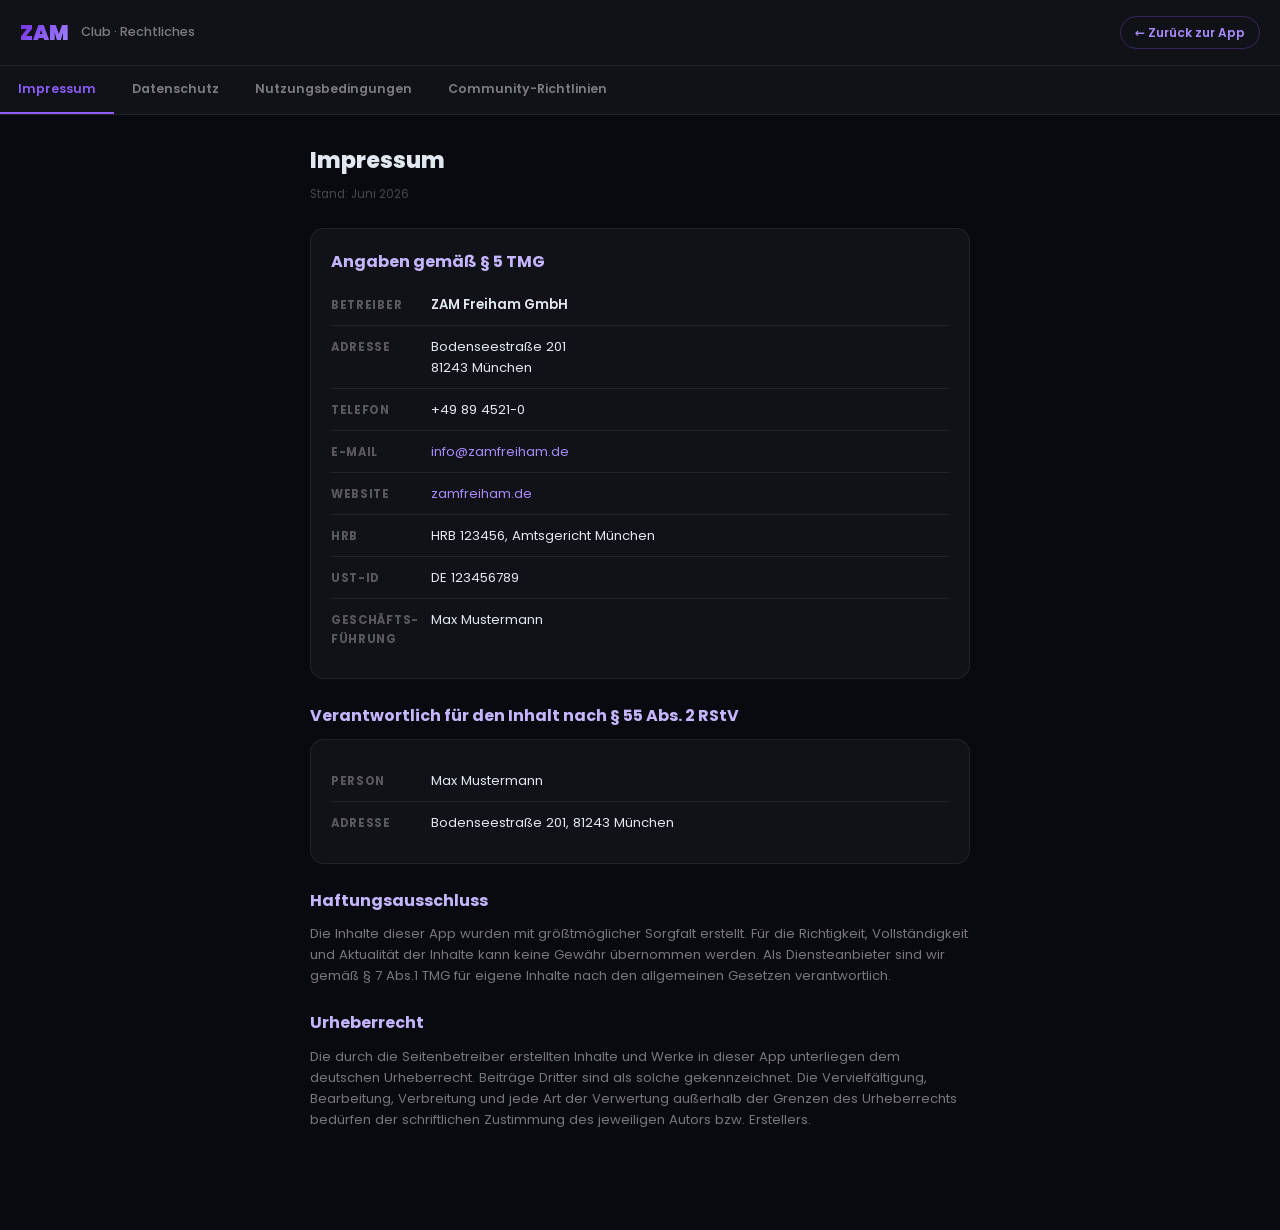
<file: legal.html>
<!DOCTYPE html>
<html lang="de">
<head>
  <meta charset="UTF-8"/>
  <meta name="viewport" content="width=device-width, initial-scale=1.0, maximum-scale=1.0"/>
  <meta name="theme-color" content="#090910"/>
  <title>ZAM Club – Rechtliches</title>
  <link rel="preconnect" href="https://fonts.googleapis.com"/>
  <link href="https://fonts.googleapis.com/css2?family=Poppins:wght@400;500;600;700&display=swap" rel="stylesheet" media="print" onload="this.media='all'"/>
  <style>
    *,*::before,*::after{box-sizing:border-box;margin:0;padding:0}
    :root{
      --bg:#090910;--surface:#111118;--surface2:#18181f;
      --primary:#8b5cf6;--grad:linear-gradient(135deg,#6d28d9,#8b5cf6,#a78bfa);
      --text:#e2e8f0;--muted:rgba(255,255,255,0.45);--border:rgba(255,255,255,0.07);
      --font:'Poppins',system-ui,sans-serif;
    }
    body{font-family:var(--font);background:var(--bg);color:var(--text);line-height:1.6;padding-bottom:60px}
    a{color:#a78bfa;text-decoration:none}
    a:hover{text-decoration:underline}

    /* Header */
    .lgl-header{background:var(--surface);border-bottom:1px solid var(--border);padding:16px 20px;position:sticky;top:0;z-index:100;display:flex;align-items:center;gap:12px}
    .lgl-logo{font-size:1.3rem;font-weight:900;background:var(--grad);-webkit-background-clip:text;-webkit-text-fill-color:transparent}
    .lgl-back{background:none;border:1px solid rgba(139,92,246,0.3);color:#a78bfa;border-radius:20px;padding:6px 14px;font-size:0.75rem;font-weight:600;font-family:var(--font);cursor:pointer;text-decoration:none;display:inline-flex;align-items:center;gap:4px;margin-left:auto}

    /* Tab Nav */
    .lgl-tabs{display:flex;gap:0;background:var(--surface);border-bottom:1px solid var(--border);overflow-x:auto;-webkit-overflow-scrolling:touch;scrollbar-width:none}
    .lgl-tabs::-webkit-scrollbar{display:none}
    .lgl-tab{flex-shrink:0;padding:14px 18px;font-size:0.78rem;font-weight:600;color:var(--muted);background:none;border:none;border-bottom:2px solid transparent;cursor:pointer;font-family:var(--font);white-space:nowrap;transition:color 0.2s,border-color 0.2s}
    .lgl-tab.active{color:#8b5cf6;border-bottom-color:#8b5cf6}

    /* Content */
    .lgl-content{max-width:700px;margin:0 auto;padding:28px 20px}
    .lgl-panel{display:none}
    .lgl-panel.active{display:block}

    h1{font-size:1.4rem;font-weight:800;color:#e2e8f0;margin-bottom:6px}
    h2{font-size:1rem;font-weight:700;color:#c4b5fd;margin:24px 0 10px}
    h3{font-size:0.88rem;font-weight:700;color:#e2e8f0;margin:18px 0 8px}
    p{font-size:0.82rem;color:var(--muted);margin-bottom:12px}
    ul,ol{font-size:0.82rem;color:var(--muted);padding-left:20px;margin-bottom:12px}
    li{margin-bottom:6px}
    .lgl-date{font-size:0.72rem;color:rgba(255,255,255,0.25);margin-bottom:24px}
    .lgl-card{background:var(--surface);border:1px solid var(--border);border-radius:14px;padding:20px;margin-bottom:16px}
    .lgl-highlight{background:rgba(139,92,246,0.08);border:1px solid rgba(139,92,246,0.2);border-radius:12px;padding:14px 16px;margin:16px 0;font-size:0.8rem;color:#c4b5fd}
    .contact-row{display:flex;gap:10px;align-items:flex-start;padding:10px 0;border-bottom:1px solid var(--border)}
    .contact-row:last-child{border-bottom:none}
    .contact-lbl{font-size:0.72rem;font-weight:700;text-transform:uppercase;letter-spacing:0.06em;color:rgba(255,255,255,0.3);width:90px;flex-shrink:0;padding-top:2px}
    .contact-val{font-size:0.82rem;color:var(--text)}
    strong{color:#e2e8f0;font-weight:600}
  </style>
</head>
<body>

<header class="lgl-header">
  <div class="lgl-logo">ZAM</div>
  <span style="font-size:0.8rem;color:var(--muted);font-weight:500">Club · Rechtliches</span>
  <a href="index.html" class="lgl-back">← Zurück zur App</a>
</header>

<nav class="lgl-tabs">
  <button class="lgl-tab active" data-panel="impressum">Impressum</button>
  <button class="lgl-tab" data-panel="datenschutz">Datenschutz</button>
  <button class="lgl-tab" data-panel="nutzung">Nutzungsbedingungen</button>
  <button class="lgl-tab" data-panel="community">Community-Richtlinien</button>
</nav>

<div class="lgl-content">

  <!-- IMPRESSUM -->
  <div class="lgl-panel active" id="panel-impressum">
    <h1>Impressum</h1>
    <p class="lgl-date">Stand: Juni 2026</p>

    <div class="lgl-card">
      <h2 style="margin-top:0">Angaben gemäß § 5 TMG</h2>
      <div class="contact-row">
        <div class="contact-lbl">Betreiber</div>
        <div class="contact-val"><strong>ZAM Freiham GmbH</strong></div>
      </div>
      <div class="contact-row">
        <div class="contact-lbl">Adresse</div>
        <div class="contact-val">Bodenseestraße 201<br>81243 München</div>
      </div>
      <div class="contact-row">
        <div class="contact-lbl">Telefon</div>
        <div class="contact-val">+49 89 4521-0</div>
      </div>
      <div class="contact-row">
        <div class="contact-lbl">E-Mail</div>
        <div class="contact-val"><a href="mailto:info@zamfreiham.de">info@zamfreiham.de</a></div>
      </div>
      <div class="contact-row">
        <div class="contact-lbl">Website</div>
        <div class="contact-val"><a href="https://zamfreiham.de" target="_blank">zamfreiham.de</a></div>
      </div>
      <div class="contact-row">
        <div class="contact-lbl">HRB</div>
        <div class="contact-val">HRB 123456, Amtsgericht München</div>
      </div>
      <div class="contact-row">
        <div class="contact-lbl">USt-ID</div>
        <div class="contact-val">DE 123456789</div>
      </div>
      <div class="contact-row">
        <div class="contact-lbl">Geschäfts&shy;führung</div>
        <div class="contact-val">Max Mustermann</div>
      </div>
    </div>

    <h2>Verantwortlich für den Inhalt nach § 55 Abs. 2 RStV</h2>
    <div class="lgl-card">
      <div class="contact-row"><div class="contact-lbl">Person</div><div class="contact-val">Max Mustermann</div></div>
      <div class="contact-row"><div class="contact-lbl">Adresse</div><div class="contact-val">Bodenseestraße 201, 81243 München</div></div>
    </div>

    <h2>Haftungsausschluss</h2>
    <p>Die Inhalte dieser App wurden mit größtmöglicher Sorgfalt erstellt. Für die Richtigkeit, Vollständigkeit und Aktualität der Inhalte kann keine Gewähr übernommen werden. Als Diensteanbieter sind wir gemäß § 7 Abs.1 TMG für eigene Inhalte nach den allgemeinen Gesetzen verantwortlich.</p>

    <h2>Urheberrecht</h2>
    <p>Die durch die Seitenbetreiber erstellten Inhalte und Werke in dieser App unterliegen dem deutschen Urheberrecht. Beiträge Dritter sind als solche gekennzeichnet. Die Vervielfältigung, Bearbeitung, Verbreitung und jede Art der Verwertung außerhalb der Grenzen des Urheberrechts bedürfen der schriftlichen Zustimmung des jeweiligen Autors bzw. Erstellers.</p>
  </div>

  <!-- DATENSCHUTZ -->
  <div class="lgl-panel" id="panel-datenschutz">
    <h1>Datenschutzerklärung</h1>
    <p class="lgl-date">Stand: Juni 2026 · Gemäß DSGVO</p>

    <div class="lgl-highlight">
      📋 Diese App speichert Daten aktuell ausschließlich lokal auf deinem Gerät (localStorage). Es werden keine personenbezogenen Daten an externe Server übertragen.
    </div>

    <h2>1. Verantwortliche Stelle</h2>
    <p>ZAM Freiham GmbH, Bodenseestraße 201, 81243 München<br>E-Mail: <a href="mailto:datenschutz@zamfreiham.de">datenschutz@zamfreiham.de</a></p>

    <h2>2. Erhobene Daten</h2>
    <h3>2.1 Registrierungsdaten</h3>
    <ul>
      <li>Name und Benutzername</li>
      <li>E-Mail-Adresse</li>
      <li>Verschlüsseltes Passwort</li>
      <li>Zeitpunkt der Registrierung</li>
    </ul>

    <h3>2.2 Nutzungsdaten</h3>
    <ul>
      <li>Aufgerufene Events, Deals und Händlerprofile</li>
      <li>Gesammelte Punkte und Abzeichen</li>
      <li>Community-Beiträge und Kommentare</li>
      <li>Check-in-Daten (freiwillig)</li>
    </ul>

    <h3>2.3 Standortdaten</h3>
    <p>Standortdaten werden nur verarbeitet, wenn du deinen Status auf der Map freiwillig teilst. Du kannst dies jederzeit in den Datenschutz-Einstellungen deaktivieren.</p>

    <h2>3. Zweck der Datenverarbeitung</h2>
    <ul>
      <li>Bereitstellung des Treueprogramms und der Community-Funktionen</li>
      <li>Personalisierung von Deals und Events</li>
      <li>Kommunikation über Aktivitäten im ZAM Freiham</li>
      <li>Analyse zur Verbesserung der Plattform</li>
    </ul>

    <h2>4. Rechtsgrundlage</h2>
    <p>Die Verarbeitung erfolgt auf Basis von Art. 6 Abs. 1 lit. b DSGVO (Vertragserfüllung) und Art. 6 Abs. 1 lit. a DSGVO (Einwilligung).</p>

    <h2>5. Deine Rechte</h2>
    <ul>
      <li><strong>Auskunftsrecht</strong> (Art. 15 DSGVO)</li>
      <li><strong>Berichtigungsrecht</strong> (Art. 16 DSGVO)</li>
      <li><strong>Löschungsrecht</strong> (Art. 17 DSGVO)</li>
      <li><strong>Einschränkung der Verarbeitung</strong> (Art. 18 DSGVO)</li>
      <li><strong>Datenübertragbarkeit</strong> (Art. 20 DSGVO)</li>
      <li><strong>Widerspruchsrecht</strong> (Art. 21 DSGVO)</li>
    </ul>

    <h2>6. Push-Benachrichtigungen</h2>
    <p>Push-Benachrichtigungen werden nur nach ausdrücklicher Einwilligung versendet und können jederzeit in den App-Einstellungen deaktiviert werden.</p>

    <h2>7. Datenlöschung</h2>
    <p>Du kannst dein Konto und alle gespeicherten Daten jederzeit im Profil unter „Konto löschen" unwiderruflich entfernen. Lokale App-Daten können zusätzlich über die Browser-Einstellungen gelöscht werden.</p>

    <h2>8. Kontakt Datenschutzbeauftragter</h2>
    <p>Bei Fragen zum Datenschutz: <a href="mailto:datenschutz@zamfreiham.de">datenschutz@zamfreiham.de</a></p>
  </div>

  <!-- NUTZUNGSBEDINGUNGEN -->
  <div class="lgl-panel" id="panel-nutzung">
    <h1>Nutzungsbedingungen</h1>
    <p class="lgl-date">Stand: Juni 2026</p>

    <h2>1. Geltungsbereich</h2>
    <p>Diese Nutzungsbedingungen gelten für die Nutzung der ZAM Club App (im Folgenden „App") der ZAM Freiham GmbH. Mit der Registrierung akzeptierst du diese Bedingungen.</p>

    <h2>2. Registrierung und Konto</h2>
    <ul>
      <li>Du musst mindestens 16 Jahre alt sein, um ein Konto zu erstellen</li>
      <li>Du bist für die Sicherheit deines Passworts selbst verantwortlich</li>
      <li>Pro Person ist nur ein Konto erlaubt</li>
      <li>Fake-Konten oder das Vortäuschen einer anderen Identität ist untersagt</li>
    </ul>

    <h2>3. Treueprogramm</h2>
    <ul>
      <li>Punkte sind nicht auf andere Konten übertragbar</li>
      <li>Punkte haben keinen Bargeldwert</li>
      <li>Wir behalten uns vor, Punkte bei Missbrauch zu entfernen</li>
      <li>Deals und Angebote sind zeitlich begrenzt und können sich ändern</li>
    </ul>

    <h2>4. Community und Inhalte</h2>
    <ul>
      <li>Du bist für die von dir erstellten Inhalte selbst verantwortlich</li>
      <li>Mit dem Posten räumst du uns ein nicht-exklusives Nutzungsrecht ein</li>
      <li>Wir behalten uns das Recht vor, Inhalte ohne Angabe von Gründen zu entfernen</li>
      <li>Es gelten die Community-Richtlinien</li>
    </ul>

    <h2>5. Händlerbereich</h2>
    <ul>
      <li>Händler sind für die Richtigkeit ihrer Angebote verantwortlich</li>
      <li>Deals müssen den angegebenen Bedingungen entsprechen</li>
      <li>Wir behalten uns vor, Händlerkonten bei Verstößen zu sperren</li>
    </ul>

    <h2>6. Haftungsbeschränkung</h2>
    <p>Die ZAM Freiham GmbH haftet nicht für Schäden, die durch die Nutzung oder Nichtnutzung der bereitgestellten Informationen entstehen, sofern kein vorsätzliches oder grob fahrlässiges Handeln vorliegt.</p>

    <h2>7. Änderungen</h2>
    <p>Wir behalten uns vor, diese Bedingungen anzupassen. Wesentliche Änderungen werden dir per App-Benachrichtigung mitgeteilt. Die weitere Nutzung der App nach Inkrafttreten der Änderungen gilt als Zustimmung.</p>

    <h2>8. Kündigung</h2>
    <p>Du kannst dein Konto jederzeit in den Profileinstellungen löschen. Wir können Konten bei schwerwiegenden Verstößen gegen diese Bedingungen sperren.</p>

    <h2>9. Anwendbares Recht</h2>
    <p>Es gilt deutsches Recht. Gerichtsstand ist München.</p>
  </div>

  <!-- COMMUNITY-RICHTLINIEN -->
  <div class="lgl-panel" id="panel-community">
    <h1>Community-Richtlinien</h1>
    <p class="lgl-date">Stand: Juni 2026</p>

    <div class="lgl-highlight">
      💜 Die ZAM Club Community ist ein offener, freundlicher Ort für alle Besucher:innen des ZAM Freiham. Wir freuen uns über einen respektvollen Umgang miteinander.
    </div>

    <h2>Das erwarten wir von dir</h2>

    <div class="lgl-card">
      <h3 style="margin-top:0;color:#22c55e">✅ Erlaubt</h3>
      <ul style="margin-bottom:0">
        <li>Ehrliche Erfahrungen und Empfehlungen teilen</li>
        <li>Events und Aktionen aus dem ZAM bewerben</li>
        <li>Fragen stellen und anderen helfen</li>
        <li>Fotos aus dem ZAM posten (ohne erkennbare Personen ohne Einwilligung)</li>
        <li>Konstruktives Feedback an Händler und das ZAM-Team</li>
      </ul>
    </div>

    <div class="lgl-card" style="border-color:rgba(239,68,68,0.2)">
      <h3 style="margin-top:0;color:#ef4444">❌ Nicht erlaubt</h3>
      <ul style="margin-bottom:0">
        <li>Beleidigungen, Diskriminierung oder Hassrede jeglicher Art</li>
        <li>Spam, Werbung für externe Angebote ohne Genehmigung</li>
        <li>Falsche Informationen oder absichtliche Fehlinformationen</li>
        <li>Persönliche Daten anderer Nutzer:innen ohne Einwilligung teilen</li>
        <li>Belästigung oder Stalking anderer Mitglieder</li>
        <li>Pornografische, gewaltverherrlichende oder illegale Inhalte</li>
        <li>Mehrfach-Accounts oder Identitätsbetrug</li>
      </ul>
    </div>

    <h2>Melden und Moderieren</h2>
    <p>Verstöße kannst du direkt über den Melde-Button (🚩) in der App melden. Unser Team prüft jeden Hinweis und handelt entsprechend.</p>

    <h2>Konsequenzen bei Verstößen</h2>
    <ul>
      <li><strong>1. Verstoß:</strong> Verwarnung und Entfernung des Inhalts</li>
      <li><strong>2. Verstoß:</strong> Vorübergehende Sperrung (7 Tage)</li>
      <li><strong>3. Verstoß:</strong> Permanente Sperrung des Kontos</li>
      <li>Bei schwerwiegenden Verstößen kann sofort gesperrt werden</li>
    </ul>

    <h2>Anstupsen-Funktion</h2>
    <p>Das Anstupsen ist eine freundliche Möglichkeit, Kontakt aufzunehmen. Bitte respektiere, wenn jemand eine Verbindung ablehnt, und sende keine wiederholten Anfragen an dieselbe Person.</p>

    <h2>Kontakt</h2>
    <p>Bei Fragen zu den Richtlinien: <a href="mailto:community@zamfreiham.de">community@zamfreiham.de</a></p>
  </div>

</div>

<script>
// Tab navigation
document.querySelectorAll('.lgl-tab').forEach(tab => {
  tab.addEventListener('click', () => {
    document.querySelectorAll('.lgl-tab').forEach(t => t.classList.remove('active'));
    document.querySelectorAll('.lgl-panel').forEach(p => p.classList.remove('active'));
    tab.classList.add('active');
    const panel = document.getElementById('panel-' + tab.dataset.panel);
    if (panel) panel.classList.add('active');
  });
});

// Deep link via hash
const hash = location.hash.slice(1);
if (hash) {
  const btn = document.querySelector(`[data-panel="${hash}"]`);
  if (btn) btn.click();
}
</script>
</body>
</html>
</file>
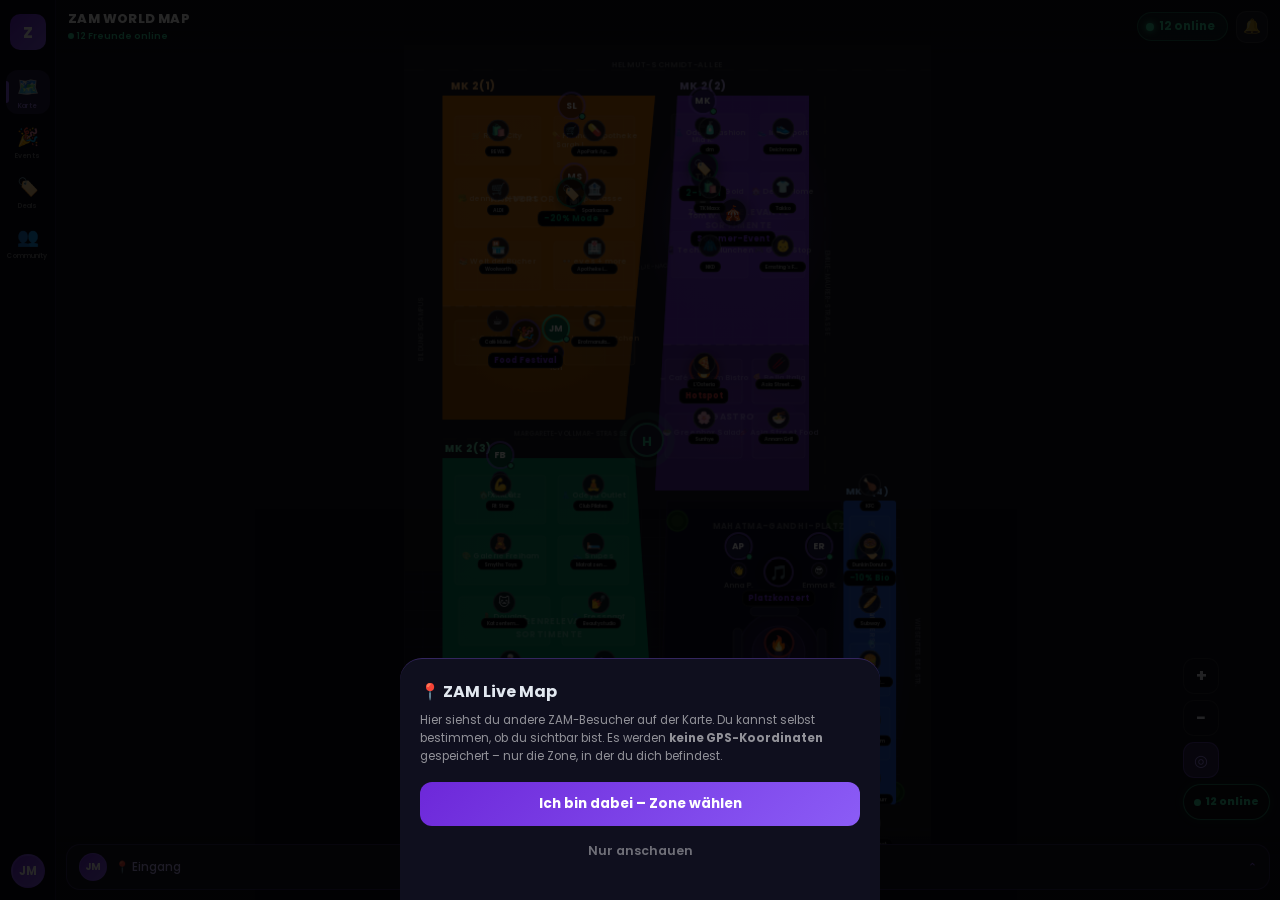
<file: map.html>
<!DOCTYPE html>
<html lang="de">
<head>
<meta charset="UTF-8"/>
<meta name="viewport" content="width=device-width,initial-scale=1,maximum-scale=1,user-scalable=no"/>
<meta name="theme-color" content="#0d0d18"/>
<title>ZAM World Map</title>
<link href="https://fonts.googleapis.com/css2?family=Poppins:wght@400;500;600;700;800&display=swap" rel="stylesheet" media="print" onload="this.media='all'"/>
<style>
*{box-sizing:border-box;margin:0;padding:0;-webkit-tap-highlight-color:transparent}
:root{
  --bg:#0d0d18;--road:#141420;
  --mk1:#d97706;--mk1b:#92400e;
  --mk2:#7c3aed;--mk2b:#4c1d95;
  --mk3:#059669;--mk3b:#064e3b;
  --mk4:#2563eb;--mk4b:#1e3a8a;
  --pr:#8b5cf6;--font:'Poppins',system-ui,sans-serif;
  --sidebar:56px;
}
html,body{height:100%;overflow:hidden;background:var(--bg);font-family:var(--font);color:#e2e8f0;user-select:none}
button{cursor:pointer;font-family:var(--font);border:none;background:none;color:inherit}
#app{position:fixed;inset:0;display:flex}
/* SIDEBAR */
#sidebar{width:var(--sidebar);flex-shrink:0;background:rgba(10,10,22,0.97);border-right:1px solid rgba(139,92,246,0.15);display:flex;flex-direction:column;align-items:center;padding-top:max(14px,env(safe-area-inset-top,14px));padding-bottom:max(12px,env(safe-area-inset-bottom,12px));z-index:100}
.sb-logo{width:36px;height:36px;border-radius:10px;background:linear-gradient(135deg,#6d28d9,#8b5cf6);display:flex;align-items:center;justify-content:center;font-size:1rem;font-weight:800;color:#fff;margin-bottom:20px}
.sb-nav{flex:1;display:flex;flex-direction:column;align-items:center;gap:6px;width:100%}
.sb-btn{width:44px;height:44px;border-radius:12px;display:flex;flex-direction:column;align-items:center;justify-content:center;gap:1px;transition:background .15s;position:relative}
.sb-btn:active,.sb-btn.active{background:rgba(139,92,246,0.2)}
.sb-btn.active::before{content:'';position:absolute;left:0;top:50%;transform:translateY(-50%);width:3px;height:22px;border-radius:0 3px 3px 0;background:var(--pr)}
.sb-icon{font-size:1.1rem}.sb-lbl{font-size:0.42rem;font-weight:600;color:rgba(255,255,255,0.4);letter-spacing:0.02em}
.sb-btn.active .sb-lbl{color:rgba(167,139,250,0.8)}
.sb-profile{width:34px;height:34px;border-radius:50%;background:linear-gradient(135deg,#6d28d9,#8b5cf6);display:flex;align-items:center;justify-content:center;font-size:0.72rem;font-weight:700;color:#fff;border:2px solid rgba(139,92,246,0.5)}
/* MAP AREA */
#map-area{flex:1;position:relative;overflow:hidden}
/* TOPBAR */
#topbar{position:absolute;top:0;left:0;right:0;z-index:50;display:flex;align-items:center;gap:8px;padding:max(10px,env(safe-area-inset-top,10px)) 12px 10px;background:linear-gradient(to bottom,rgba(13,13,24,0.98) 50%,transparent);pointer-events:none}
.tb-title{flex:1}.tb-title-main{font-size:0.8rem;font-weight:800;color:#fff;letter-spacing:0.03em;display:block}
.tb-online{font-size:0.58rem;color:#34d399;font-weight:600;display:flex;align-items:center;gap:3px;margin-top:1px}
.tb-online::before{content:'';width:6px;height:6px;border-radius:50%;background:#34d399;display:inline-block}
.tb-btn{pointer-events:all;width:32px;height:32px;border-radius:10px;background:rgba(255,255,255,0.07);border:1px solid rgba(255,255,255,0.1);display:flex;align-items:center;justify-content:center;font-size:0.9rem;color:rgba(255,255,255,0.7)}
/* Online pill must override pointer-events:none from #topbar */
#online-pill-btn{pointer-events:all !important}
@keyframes onlinePulse{0%,100%{box-shadow:0 0 0 0 rgba(52,211,153,0.5)}50%{box-shadow:0 0 0 4px rgba(52,211,153,0)}}
#au-fab{animation:none} /* position handled by zoom-ctrl */
#nudge-bell{position:relative}
#nudge-badge{position:absolute;top:4px;right:4px;width:8px;height:8px;border-radius:50%;background:#ef4444;border:2px solid #0d0d18;display:none}
/* MAP STAGE */
#map-wrap{position:absolute;inset:0;overflow:hidden;touch-action:none;cursor:grab}
#map-wrap:active{cursor:grabbing}
#map-stage{position:absolute;top:0;left:0;transform-origin:0 0;will-change:transform}
#map-svg{display:block;width:520px;height:800px}
#user-layer,#marker-layer{position:absolute;top:0;left:0;width:520px;height:800px;pointer-events:none;contain:layout style paint}
.user-bubble,.map-marker{pointer-events:all}
/* USER BUBBLES — compact (overridden below) */
/* panning state: freeze all expensive effects */
.panning .user-chip,.panning .user-name{opacity:0;pointer-events:none}
.panning .mk-lbl{opacity:0}
.panning .mk-pulse{animation-play-state:paused}
.panning .av-ring{animation:none}
.panning #au-fab span:first-child{animation:none}
.panning .mk-pulse{animation-play-state:paused;opacity:0}
@keyframes svgFade{0%,100%{opacity:0.5}50%{opacity:0}}
/* USER BUBBLES — compact */
.user-bubble{position:absolute;display:flex;flex-direction:column;align-items:center;transform:translate(-50%,-100%);cursor:pointer;z-index:20;transition:transform .12s}
.user-bubble:active{transform:translate(-50%,-100%) scale(0.88)}
/* Invisible touch target (44px) around small 28px avatar */
.av-wrap{position:relative;width:28px;height:28px;padding:8px;margin:-8px;box-sizing:content-box}
.av-ring{position:absolute;inset:8px;border-radius:50%;border:2px solid rgba(139,92,246,0.6)}
.user-bubble.is-own .av-ring{border-color:#34d399}
.av-img{position:absolute;inset:10.5px;border-radius:50%;display:flex;align-items:center;justify-content:center;font-size:0.55rem;font-weight:700;color:#fff}
.av-online{position:absolute;bottom:8px;right:8px;width:7px;height:7px;border-radius:50%;background:#34d399;border:1.5px solid #0d0d18}
/* Status: tiny badge only; full text on hover/tap */
.user-status-dot{width:16px;height:16px;border-radius:50%;background:#141423;border:1px solid rgba(139,92,246,0.3);margin-top:2px;display:flex;align-items:center;justify-content:center;font-size:0.52rem;line-height:1}
.user-chip{display:none} /* hidden by default; shown via JS on tap */
.user-name{font-size:0.45rem;color:rgba(255,255,255,0.4);font-weight:600;margin-top:1px;white-space:nowrap}
/* ADMIN EDIT MODE */
.admin-edit-mode #admin-shop-layer{display:block!important}
.admin-edit-mode #user-layer{z-index:10!important} /* shops take precedence visually */
.shop-edit-hit{position:absolute;border:1px solid transparent;border-radius:3px;cursor:crosshair;transition:background 0.15s,border-color 0.15s}
.shop-edit-hit:hover{background:rgba(250,70,21,0.18)!important;border-color:rgba(250,70,21,0.6)!important}
/* ADMIN EDIT PANEL */
#map-editor-panel{position:fixed;bottom:0;left:56px;right:0;z-index:400;max-height:85vh;background:#0f0f1e;border-top:2px solid rgba(250,70,21,0.5);border-radius:18px 18px 0 0;transform:translateY(100%);transition:transform 0.32s cubic-bezier(0.16,1,0.3,1);overflow-y:auto;padding:14px 16px 32px;font-family:Poppins,system-ui;max-width:480px}
#map-editor-panel.open{transform:translateY(0)}
@media(min-width:600px){#map-editor-panel{left:56px;right:auto;width:340px;height:100vh;max-height:100vh;border-radius:0;border-top:none;border-right:1px solid rgba(250,70,21,0.3);top:0;bottom:0}}
.ed-label{font-size:0.64rem;text-transform:uppercase;letter-spacing:0.08em;font-weight:700;color:rgba(255,255,255,0.35);margin-bottom:4px;display:block}
.ed-input{width:100%;background:rgba(255,255,255,0.06);border:1px solid rgba(255,255,255,0.12);color:#e2e8f0;border-radius:8px;padding:8px 10px;font-size:0.8rem;font-family:Poppins,system-ui;outline:none;margin-bottom:12px;box-sizing:border-box}
.ed-input:focus{border-color:rgba(250,70,21,0.5)}

.map-marker{position:absolute;display:flex;flex-direction:column;align-items:center;transform:translate(-50%,-50%);cursor:pointer;z-index:15}
.mk-pin{width:30px;height:30px;border-radius:50%;display:flex;align-items:center;justify-content:center;font-size:0.9rem;border:2px solid rgba(255,255,255,0.2);box-shadow:0 2px 12px rgba(0,0,0,0.5)}
.mk-pulse{position:absolute;inset:-8px;border-radius:50%;border:2px solid;animation:mkP 2s ease-out infinite;opacity:0}
@keyframes mkP{0%{transform:scale(.7);opacity:.6}100%{transform:scale(1.8);opacity:0}}
.mk-lbl{margin-top:3px;font-size:0.5rem;font-weight:700;background:#030309;border-radius:6px;padding:1px 5px;white-space:nowrap;border:1px solid rgba(255,255,255,0.08);transition:opacity .15s}
/* ZOOM */
#zoom-ctrl{position:absolute;right:10px;bottom:80px;z-index:50;display:flex;flex-direction:column;gap:6px}
.z-btn{width:36px;height:36px;border-radius:11px;background:#0d0d18;border:1px solid rgba(255,255,255,0.1);color:#e2e8f0;font-size:1.1rem;font-weight:700;display:flex;align-items:center;justify-content:center}
#locate-btn{width:36px;height:36px;border-radius:11px;background:rgba(139,92,246,0.25);border:1px solid rgba(139,92,246,0.45);color:#a78bfa;font-size:1rem;display:flex;align-items:center;justify-content:center}
/* STATUS BAR */
#status-bar{position:absolute;bottom:0;left:0;right:0;z-index:50;padding:8px 10px;padding-bottom:max(10px,env(safe-area-inset-bottom,10px));background:linear-gradient(to top,rgba(13,13,24,0.98) 60%,transparent)}
#st-pill{display:flex;align-items:center;gap:8px;background:#141423;border:1px solid rgba(139,92,246,0.25);border-radius:14px;padding:8px 12px;cursor:pointer}
.st-av{width:28px;height:28px;border-radius:50%;flex-shrink:0;display:flex;align-items:center;justify-content:center;font-size:0.62rem;font-weight:700;color:#fff;background:linear-gradient(135deg,#6d28d9,#8b5cf6);border:1.5px solid rgba(139,92,246,0.6)}
#st-text{flex:1;font-size:0.72rem;color:#c4b5fd;font-weight:500}
.st-chev{color:var(--pr);font-size:0.7rem}
#st-expanded{display:none;margin-top:8px;background:#141423;border:1px solid rgba(139,92,246,0.25);border-radius:14px;padding:12px}
.st-row{display:flex;gap:6px;margin-bottom:8px}
.st-sel{flex:1;background:rgba(18,18,36,0.9);border:1px solid rgba(139,92,246,0.3);color:#c4b5fd;border-radius:9px;padding:6px 8px;font-size:0.66rem;font-family:var(--font);font-weight:600;outline:none}
.st-chips{display:flex;flex-wrap:wrap;gap:5px;margin-bottom:8px}
.stchip{background:rgba(139,92,246,0.1);border:1px solid rgba(139,92,246,0.25);border-radius:18px;padding:3px 10px;font-size:0.62rem;color:#c4b5fd;font-weight:600}
.stchip:active{background:rgba(139,92,246,0.25)}
.btn-save{width:100%;background:linear-gradient(135deg,#6d28d9,#8b5cf6);color:#fff;border-radius:9px;padding:7px;font-size:0.74rem;font-weight:700}
/* POPUP */
#popup-bg{position:fixed;inset:0;z-index:300;display:flex;align-items:flex-end;justify-content:center;background:rgba(0,0,0,0);transition:background .3s,visibility 0s .32s;visibility:hidden;pointer-events:none}
#popup-bg.open{background:rgba(0,0,0,0.65);transition:background .3s,visibility 0s;visibility:visible;pointer-events:all}
.pop-sheet{width:100%;max-width:480px;background:#0f0f1e;border-radius:22px 22px 0 0;border-top:1px solid rgba(139,92,246,0.3);padding:10px 18px 24px;padding-bottom:max(24px,env(safe-area-inset-bottom,24px));transform:translateY(105%);transition:transform .3s cubic-bezier(0.16,1,0.3,1);will-change:transform;contain:layout style}
#popup-bg.open .pop-sheet{transform:translateY(0)}
.pop-handle{width:38px;height:4px;border-radius:99px;background:rgba(255,255,255,0.12);margin:0 auto 14px}
/* Active Users Panel */
#map-au-panel.open #map-au-inner{transform:translateY(0)}
/* CONSENT */
#consent{position:fixed;inset:0;z-index:500;background:rgba(0,0,0,0.85);display:flex;align-items:flex-end;justify-content:center}
.consent-sheet{width:100%;max-width:480px;background:#0f0f1e;border-radius:22px 22px 0 0;border-top:1px solid rgba(139,92,246,0.3);padding:20px 20px 32px}
.consent-sheet h2{font-size:1rem;font-weight:700;margin-bottom:8px}
.consent-sheet p{font-size:0.72rem;color:rgba(255,255,255,0.55);line-height:1.55;margin-bottom:16px}
.btn-consent-ok{width:100%;background:linear-gradient(135deg,#6d28d9,#8b5cf6);color:#fff;border-radius:12px;padding:12px;font-size:0.85rem;font-weight:700;margin-bottom:8px}
.btn-consent-no{width:100%;color:rgba(255,255,255,0.4);font-size:0.78rem;font-weight:600;padding:8px}
</style>
</head>
<body>
<div id="app">
  <!-- SIDEBAR -->
  <nav id="sidebar">
    <div class="sb-logo">Z</div>
    <div class="sb-nav">
      <button class="sb-btn active" data-panel="map" onclick="sbNav(this,'map')">
        <span class="sb-icon">🗺️</span><span class="sb-lbl">Karte</span>
      </button>
      <button class="sb-btn" data-panel="events" onclick="sbNav(this,'events')">
        <span class="sb-icon">🎉</span><span class="sb-lbl">Events</span>
      </button>
      <button class="sb-btn" data-panel="deals" onclick="sbNav(this,'deals')">
        <span class="sb-icon">🏷️</span><span class="sb-lbl">Deals</span>
      </button>
      <button class="sb-btn" data-panel="community" onclick="sbNav(this,'community')">
        <span class="sb-icon">👥</span><span class="sb-lbl">Community</span>
      </button>
    </div>
    <div class="sb-profile" id="sb-av">JM</div>
  </nav>

  <!-- MAP AREA -->
  <div id="map-area">
    <div id="topbar">
      <div class="tb-title">
        <span class="tb-title-main">ZAM WORLD MAP</span>
        <span class="tb-online" id="tb-online">32 Freunde online</span>
      </div>
      <button id="online-pill-btn" onclick="openMapActiveUsers()" style="pointer-events:all;display:flex;align-items:center;gap:5px;background:rgba(52,211,153,0.12);border:1px solid rgba(52,211,153,0.35);border-radius:20px;padding:5px 12px 5px 8px;cursor:pointer;font-family:Poppins,system-ui">
        <span style="width:8px;height:8px;border-radius:50%;background:#34d399;display:inline-block;flex-shrink:0;box-shadow:0 0 6px #34d399"></span>
        <span id="online-pill-count" style="font-size:0.72rem;font-weight:700;color:#34d399">21 online</span>
      </button>
      <button class="tb-btn" id="nudge-bell" onclick="openNudgeInbox()">🔔<span id="nudge-badge"></span></button>
      <button id="map-edit-btn" onclick="toggleAdminMapEdit()" style="display:none;pointer-events:all;padding:5px 10px;border-radius:9px;background:rgba(250,70,21,0.15);border:1px solid rgba(250,70,21,0.4);color:#FA4615;font-size:0.66rem;font-weight:800;font-family:Poppins,system-ui;cursor:pointer;white-space:nowrap;letter-spacing:0.02em">✏️ Map bearbeiten</button>
    </div>

    <!-- ADMIN SHOP EDIT LAYER (only visible in edit mode) -->
    <div id="admin-shop-layer" style="display:none;position:absolute;inset:0;pointer-events:none;z-index:25"></div>

    <div id="map-wrap">
      <div id="map-stage">
        <svg id="map-svg" viewBox="0 0 520 800" xmlns="http://www.w3.org/2000/svg">
          <defs>
            <pattern id="grid" width="18" height="18" patternUnits="userSpaceOnUse">
              <path d="M18 0H0V18" fill="none" stroke="rgba(255,255,255,0.04)" stroke-width="0.5"/>
            </pattern>
            <filter id="glow"><feGaussianBlur stdDeviation="4" result="b"/><feMerge><feMergeNode in="b"/><feMergeNode in="SourceGraphic"/></feMerge></filter>
            <filter id="glow-sm"><feGaussianBlur stdDeviation="2.5" result="b"/><feMerge><feMergeNode in="b"/><feMergeNode in="SourceGraphic"/></feMerge></filter>
            <filter id="shadow"><feDropShadow dx="3" dy="5" stdDeviation="6" flood-color="rgba(0,0,0,0.6)"/></filter>
            <radialGradient id="hm-or" cx="50%" cy="50%" r="50%"><stop offset="0%" stop-color="#d97706" stop-opacity="0.35"/><stop offset="100%" stop-color="#d97706" stop-opacity="0"/></radialGradient>
            <radialGradient id="hm-pu" cx="50%" cy="50%" r="50%"><stop offset="0%" stop-color="#7c3aed" stop-opacity="0.4"/><stop offset="100%" stop-color="#7c3aed" stop-opacity="0"/></radialGradient>
            <radialGradient id="hm-gr" cx="50%" cy="50%" r="50%"><stop offset="0%" stop-color="#059669" stop-opacity="0.35"/><stop offset="100%" stop-color="#059669" stop-opacity="0"/></radialGradient>
            <radialGradient id="hm-bl" cx="50%" cy="50%" r="50%"><stop offset="0%" stop-color="#2563eb" stop-opacity="0.35"/><stop offset="100%" stop-color="#2563eb" stop-opacity="0"/></radialGradient>
          </defs>

          <!-- HINTERGRUND -->
          <rect width="520" height="800" fill="#111120"/>
          <rect width="520" height="800" fill="url(#grid)"/>

          <!-- HELMUT-SCHMIDT-ALLEE (oben) -->
          <rect x="0" y="0" width="520" height="50" fill="#141420"/>
          <line x1="0" y1="25" x2="520" y2="25" stroke="rgba(255,255,255,0.06)" stroke-width="1" stroke-dasharray="20,14"/>
          <text x="260" y="22" text-anchor="middle" font-size="7.5" fill="rgba(255,255,255,0.32)" font-family="Poppins,system-ui" font-weight="600" letter-spacing="0.1em">HELMUT-SCHMIDT-ALLEE</text>

          <!-- BILDUNGSCAMPUS (links) -->
          <rect x="0" y="50" width="38" height="470" fill="#141420"/>
          <text x="19" y="280" text-anchor="middle" font-size="6.5" fill="rgba(255,255,255,0.22)" font-family="Poppins,system-ui" font-weight="600" letter-spacing="0.08em" transform="rotate(-90,19,280)">BILDUNGSCAMPUS</text>

          <!-- BODENSEESTRASSE (unten) -->
          <rect x="0" y="750" width="520" height="50" fill="#141420"/>
          <line x1="0" y1="775" x2="520" y2="775" stroke="rgba(255,255,255,0.06)" stroke-width="1" stroke-dasharray="20,14"/>
          <text x="320" y="768" text-anchor="middle" font-size="7.5" fill="rgba(255,255,255,0.3)" font-family="Poppins,system-ui" font-weight="600" letter-spacing="0.1em">BODENSEESTRASSE</text>

          <!-- WIESENTFELSER STRASSE (rechts) -->
          <rect x="490" y="440" width="30" height="310" fill="#141420"/>
          <text x="505" y="600" text-anchor="middle" font-size="6.5" fill="rgba(255,255,255,0.22)" font-family="Poppins,system-ui" font-weight="600" letter-spacing="0.07em" transform="rotate(90,505,600)">WIESENTFELSER STR.</text>

          <!-- MARGARETE-VOLLMAR-STRASSE (horizontal Mitte) -->
          <rect x="38" y="370" width="290" height="38" fill="#141420"/>
          <line x1="38" y1="389" x2="328" y2="389" stroke="rgba(255,255,255,0.05)" stroke-width="1" stroke-dasharray="14,10"/>
          <text x="165" y="386" text-anchor="middle" font-size="6.5" fill="rgba(255,255,255,0.25)" font-family="Poppins,system-ui" font-weight="600" letter-spacing="0.07em">MARGARETE-VOLLMAR-STRASSE</text>

          <!-- EMILIE-MAURER-STRASSE (rechts von MK2(2)) -->
          <rect x="400" y="50" width="32" height="390" fill="#141420"/>
          <line x1="416" y1="50" x2="416" y2="440" stroke="rgba(255,255,255,0.05)" stroke-width="1" stroke-dasharray="14,10"/>
          <text x="416" y="245" text-anchor="middle" font-size="6.5" fill="rgba(255,255,255,0.22)" font-family="Poppins,system-ui" font-weight="600" letter-spacing="0.07em" transform="rotate(90,416,245)">EMILIE-MAURER-STRASSE</text>

          <!-- AMALJE-NACKEN-STRASSE (diagonal) -->
          <polygon points="248,50 270,50 248,440 218,370" fill="#141420"/>
          <line x1="248" y1="50" x2="218" y2="370" stroke="rgba(255,255,255,0.05)" stroke-width="0.8" stroke-dasharray="12,9"/>
          <line x1="270" y1="50" x2="248" y2="440" stroke="rgba(255,255,255,0.05)" stroke-width="0.8" stroke-dasharray="12,9"/>
          <text x="256" y="220" text-anchor="middle" font-size="6" fill="rgba(255,255,255,0.2)" font-family="Poppins,system-ui" font-weight="600" letter-spacing="0.06em" transform="rotate(-4,256,220)">AMALJE-NACKEN-STR.</text>

          <!-- ══ MK 2(1) ORANGE ══ -->
          <polygon points="38,50 248,50 218,370 38,370" fill="#92400e"/>
          <polygon points="38,50 248,50 218,370 38,370" fill="#d97706" opacity="0.75"/>
          <polygon points="38,50 248,50 218,370 38,370" fill="url(#grid)" opacity="0.5"/>
          <!-- Gastro-Bereich unten -->
          <polygon points="38,258 228,258 218,370 38,370" fill="rgba(0,0,0,0.22)"/>
          <line x1="38" y1="258" x2="228" y2="258" stroke="rgba(255,255,255,0.12)" stroke-width="1.5" stroke-dasharray="8,5"/>
          <!-- Heatmap -->
          <ellipse cx="140" cy="155" rx="100" ry="90" fill="url(#hm-or)"><animate attributeName="opacity" values="0.6;1;0.6" dur="4s" repeatCount="indefinite"/></ellipse>
          <ellipse cx="130" cy="308" rx="80" ry="45" fill="url(#hm-or)"><animate attributeName="opacity" values="0.4;0.8;0.4" dur="3.5s" repeatCount="indefinite"/></ellipse>
          <!-- Label -->
          <text x="46" y="44" font-size="10" fill="rgba(253,186,116,0.95)" font-family="Poppins,system-ui" font-weight="800" letter-spacing="0.04em">MK 2(1)</text>
          <text x="133" y="155" text-anchor="middle" font-size="9" fill="rgba(255,255,255,0.35)" font-family="Poppins,system-ui" font-weight="700" letter-spacing="0.06em">NAHVERSORGUNG</text>
          <text x="128" y="316" text-anchor="middle" font-size="8.5" fill="rgba(253,186,116,0.55)" font-family="Poppins,system-ui" font-weight="700" letter-spacing="0.06em">GASTRO</text>
          <!-- Shops -->
          <rect x="50"  y="70"  width="85" height="48" rx="3" fill="rgba(255,255,255,0.04)" stroke="rgba(255,255,255,0.07)" stroke-width="1"/>
          <text x="92"  y="92"  text-anchor="middle" font-size="7.5" fill="rgba(255,255,255,0.4)" font-family="Poppins,system-ui" font-weight="600">🛒 REWE City</text>
          <rect x="148" y="70"  width="80" height="48" rx="3" fill="rgba(255,255,255,0.04)" stroke="rgba(255,255,255,0.07)" stroke-width="1"/>
          <text x="188" y="92"  text-anchor="middle" font-size="7.5" fill="rgba(255,255,255,0.4)" font-family="Poppins,system-ui" font-weight="600">💊 Freiham Apotheke</text>
          <rect x="50"  y="132" width="85" height="48" rx="3" fill="rgba(255,255,255,0.04)" stroke="rgba(255,255,255,0.07)" stroke-width="1"/>
          <text x="92"  y="154" text-anchor="middle" font-size="7.5" fill="rgba(255,255,255,0.4)" font-family="Poppins,system-ui" font-weight="600">🥦 denns Bio-Markt</text>
          <rect x="148" y="132" width="80" height="48" rx="3" fill="rgba(255,255,255,0.04)" stroke="rgba(255,255,255,0.07)" stroke-width="1"/>
          <text x="188" y="154" text-anchor="middle" font-size="7.5" fill="rgba(255,255,255,0.4)" font-family="Poppins,system-ui" font-weight="600">🏦 Sparkasse</text>
          <rect x="50"  y="194" width="85" height="48" rx="3" fill="rgba(255,255,255,0.04)" stroke="rgba(255,255,255,0.07)" stroke-width="1"/>
          <text x="92"  y="216" text-anchor="middle" font-size="7.5" fill="rgba(255,255,255,0.4)" font-family="Poppins,system-ui" font-weight="600">📚 Welt der Bücher</text>
          <rect x="148" y="194" width="80" height="48" rx="3" fill="rgba(255,255,255,0.04)" stroke="rgba(255,255,255,0.07)" stroke-width="1"/>
          <text x="188" y="216" text-anchor="middle" font-size="7.5" fill="rgba(255,255,255,0.4)" font-family="Poppins,system-ui" font-weight="600">👓 eyes + more</text>
          <rect x="50"  y="272" width="95" height="44" rx="3" fill="rgba(255,255,255,0.04)" stroke="rgba(253,186,116,0.15)" stroke-width="1"/>
          <text x="97"  y="292" text-anchor="middle" font-size="7.5" fill="rgba(253,186,116,0.5)" font-family="Poppins,system-ui" font-weight="600">☕ Café Freiham</text>
          <rect x="158" y="272" width="70" height="44" rx="3" fill="rgba(255,255,255,0.04)" stroke="rgba(253,186,116,0.15)" stroke-width="1"/>
          <text x="193" y="292" text-anchor="middle" font-size="7.5" fill="rgba(253,186,116,0.5)" font-family="Poppins,system-ui" font-weight="600">🥙 Levante Kitchen</text>

          <!-- ══ MK 2(2) LILA ══ -->
          <polygon points="270,50 400,50 400,440 248,440" fill="#4c1d95"/>
          <polygon points="270,50 400,50 400,440 248,440" fill="#7c3aed" opacity="0.75"/>
          <polygon points="270,50 400,50 400,440 248,440" fill="url(#grid)" opacity="0.5"/>
          <!-- Gastro unten -->
          <polygon points="256,296 400,296 400,440 248,440" fill="rgba(0,0,0,0.22)"/>
          <line x1="256" y1="296" x2="400" y2="296" stroke="rgba(255,255,255,0.12)" stroke-width="1.5" stroke-dasharray="8,5"/>
          <!-- Heatmap -->
          <ellipse cx="330" cy="175" rx="100" ry="120" fill="url(#hm-pu)"><animate attributeName="opacity" values="0.6;1;0.6" dur="3.5s" repeatCount="indefinite"/></ellipse>
          <ellipse cx="325" cy="370" rx="85" ry="55" fill="url(#hm-pu)"><animate attributeName="opacity" values="0.4;0.8;0.4" dur="4s" repeatCount="indefinite"/></ellipse>
          <!-- Label -->
          <text x="272" y="44" font-size="10" fill="rgba(196,181,253,0.95)" font-family="Poppins,system-ui" font-weight="800" letter-spacing="0.04em">MK 2(2)</text>
          <text x="330" y="168" text-anchor="middle" font-size="8.5" fill="rgba(255,255,255,0.3)" font-family="Poppins,system-ui" font-weight="700" letter-spacing="0.05em">ZENTRENRELEVANTE</text>
          <text x="330" y="181" text-anchor="middle" font-size="8.5" fill="rgba(255,255,255,0.3)" font-family="Poppins,system-ui" font-weight="700" letter-spacing="0.05em">SORTIMENTE</text>
          <text x="325" y="370" text-anchor="middle" font-size="8.5" fill="rgba(196,181,253,0.55)" font-family="Poppins,system-ui" font-weight="700" letter-spacing="0.06em">GASTRO</text>
          <!-- Shops -->
          <rect x="264" y="68"  width="76" height="46" rx="3" fill="rgba(255,255,255,0.04)" stroke="rgba(255,255,255,0.07)" stroke-width="1"/>
          <text x="302" y="89"  text-anchor="middle" font-size="7.5" fill="rgba(255,255,255,0.4)" font-family="Poppins,system-ui" font-weight="600">👗 Odeya Fashion</text>
          <rect x="352" y="68"  width="44" height="46" rx="3" fill="rgba(255,255,255,0.04)" stroke="rgba(255,255,255,0.07)" stroke-width="1"/>
          <text x="374" y="89"  text-anchor="middle" font-size="7.5" fill="rgba(255,255,255,0.4)" font-family="Poppins,system-ui" font-weight="600">👟 Intersport</text>
          <rect x="264" y="126" width="76" height="46" rx="3" fill="rgba(255,255,255,0.04)" stroke="rgba(255,255,255,0.07)" stroke-width="1"/>
          <text x="302" y="147" text-anchor="middle" font-size="7.5" fill="rgba(255,255,255,0.4)" font-family="Poppins,system-ui" font-weight="600">💎 Juwelier Gold</text>
          <rect x="352" y="126" width="44" height="46" rx="3" fill="rgba(255,255,255,0.04)" stroke="rgba(255,255,255,0.07)" stroke-width="1"/>
          <text x="374" y="147" text-anchor="middle" font-size="7.5" fill="rgba(255,255,255,0.4)" font-family="Poppins,system-ui" font-weight="600">🏠 Depot Home</text>
          <rect x="264" y="184" width="76" height="46" rx="3" fill="rgba(255,255,255,0.04)" stroke="rgba(255,255,255,0.07)" stroke-width="1"/>
          <text x="302" y="205" text-anchor="middle" font-size="7.5" fill="rgba(255,255,255,0.4)" font-family="Poppins,system-ui" font-weight="600">📱 TechHub München</text>
          <rect x="352" y="184" width="44" height="46" rx="3" fill="rgba(255,255,255,0.04)" stroke="rgba(255,255,255,0.07)" stroke-width="1"/>
          <text x="374" y="205" text-anchor="middle" font-size="7.5" fill="rgba(255,255,255,0.4)" font-family="Poppins,system-ui" font-weight="600">🎮 GameStop</text>
          <rect x="258" y="310" width="76" height="44" rx="3" fill="rgba(255,255,255,0.04)" stroke="rgba(196,181,253,0.15)" stroke-width="1"/>
          <text x="296" y="331" text-anchor="middle" font-size="7.5" fill="rgba(196,181,253,0.5)" font-family="Poppins,system-ui" font-weight="600">☕ Café Freiham Bistro</text>
          <rect x="344" y="310" width="52" height="44" rx="3" fill="rgba(255,255,255,0.04)" stroke="rgba(196,181,253,0.15)" stroke-width="1"/>
          <text x="370" y="331" text-anchor="middle" font-size="7.5" fill="rgba(196,181,253,0.5)" font-family="Poppins,system-ui" font-weight="600">🍕 Bella Italia</text>
          <rect x="258" y="364" width="76" height="44" rx="3" fill="rgba(255,255,255,0.04)" stroke="rgba(196,181,253,0.15)" stroke-width="1"/>
          <text x="296" y="385" text-anchor="middle" font-size="7.5" fill="rgba(196,181,253,0.5)" font-family="Poppins,system-ui" font-weight="600">🥗 Greenbox Salads</text>
          <rect x="344" y="364" width="52" height="44" rx="3" fill="rgba(255,255,255,0.04)" stroke="rgba(196,181,253,0.15)" stroke-width="1"/>
          <text x="370" y="385" text-anchor="middle" font-size="7.5" fill="rgba(196,181,253,0.5)" font-family="Poppins,system-ui" font-weight="600">🥢 Asia Street Food</text>

          <!-- ══ MAHATMA-GANDHI-PLATZ ══ -->
          <polygon points="260,450 432,450 490,750 252,750" fill="#0d0d22" stroke="rgba(139,92,246,0.1)" stroke-width="1"/>
          <!-- Brunnen -->
          <circle cx="370" cy="600" r="40" fill="rgba(139,92,246,0.06)" stroke="rgba(139,92,246,0.15)" stroke-width="1.5"/>
          <circle cx="370" cy="600" r="26" fill="rgba(139,92,246,0.06)" stroke="rgba(167,139,250,0.2)" stroke-width="1"/>
          <circle cx="370" cy="600" r="11" fill="rgba(139,92,246,0.15)" stroke="rgba(167,139,250,0.4)" stroke-width="1.5"/>
          <circle cx="370" cy="600" r="4"  fill="#a78bfa"/>
          <circle cx="370" cy="600" r="40" fill="url(#hm-pu)" opacity="0.5"><animate attributeName="opacity" values="0.25;0.55;0.25" dur="2.5s" repeatCount="indefinite"/></circle>
          <!-- Bänke -->
          <rect x="342" y="555" width="48" height="9" rx="4.5" fill="#1a1a38" stroke="rgba(255,255,255,0.08)" stroke-width="1"/>
          <rect x="342" y="638" width="48" height="9" rx="4.5" fill="#1a1a38" stroke="rgba(255,255,255,0.08)" stroke-width="1"/>
          <rect x="408" y="576" width="9" height="48" rx="4.5" fill="#1a1a38" stroke="rgba(255,255,255,0.08)" stroke-width="1"/>
          <rect x="325" y="576" width="9" height="48" rx="4.5" fill="#1a1a38" stroke="rgba(255,255,255,0.08)" stroke-width="1"/>
          <!-- Bäume -->
          <circle cx="270" cy="470" r="10" fill="#0c2810" stroke="#1a4820" stroke-width="1.5"/><circle cx="270" cy="470" r="6" fill="#163818"/>
          <circle cx="428" cy="470" r="10" fill="#0c2810" stroke="#1a4820" stroke-width="1.5"/><circle cx="428" cy="470" r="6" fill="#163818"/>
          <circle cx="264" cy="738" r="10" fill="#0c2810" stroke="#1a4820" stroke-width="1.5"/><circle cx="264" cy="738" r="6" fill="#163818"/>
          <circle cx="484" cy="738" r="10" fill="#0c2810" stroke="#1a4820" stroke-width="1.5"/><circle cx="484" cy="738" r="6" fill="#163818"/>
          <!-- Label -->
          <text x="370" y="478" text-anchor="middle" font-size="8" fill="rgba(255,255,255,0.28)" font-family="Poppins,system-ui" font-weight="700" letter-spacing="0.05em">MAHATMA-GANDHI-PLATZ</text>
          <!-- S-Bahn -->
          <circle cx="370" cy="750" r="16" fill="#1a1a38" stroke="rgba(59,130,246,0.55)" stroke-width="2"/>
          <text x="370" y="756" text-anchor="middle" font-size="13" font-weight="700" fill="rgba(59,130,246,0.9)" font-family="Poppins,system-ui">S</text>
          <circle cx="370" cy="750" r="24" fill="none" stroke="rgba(59,130,246,0.15)" stroke-width="7" style="animation:svgFade 3s ease-in-out infinite"/>

          <!-- ══ MK 2(3) GRÜN ══ -->
          <polygon points="38,408 228,408 252,750 38,750" fill="#064e3b"/>
          <polygon points="38,408 228,408 252,750 38,750" fill="#059669" opacity="0.75"/>
          <polygon points="38,408 228,408 252,750 38,750" fill="url(#grid)" opacity="0.5"/>
          <!-- Heatmap -->
          <ellipse cx="145" cy="580" rx="110" ry="150" fill="url(#hm-gr)"><animate attributeName="opacity" values="0.4;0.75;0.4" dur="5s" repeatCount="indefinite"/></ellipse>
          <!-- Label -->
          <text x="40" y="402" font-size="10" fill="rgba(110,231,183,0.95)" font-family="Poppins,system-ui" font-weight="800" letter-spacing="0.04em">MK 2(3)</text>
          <text x="143" y="572" text-anchor="middle" font-size="8.5" fill="rgba(255,255,255,0.3)" font-family="Poppins,system-ui" font-weight="700" letter-spacing="0.05em">ZENTRENRELEVANTE</text>
          <text x="143" y="585" text-anchor="middle" font-size="8.5" fill="rgba(255,255,255,0.3)" font-family="Poppins,system-ui" font-weight="700" letter-spacing="0.05em">SORTIMENTE</text>
          <!-- Shops -->
          <rect x="50"  y="425" width="90" height="48" rx="3" fill="rgba(255,255,255,0.04)" stroke="rgba(255,255,255,0.07)" stroke-width="1"/>
          <text x="95"  y="447" text-anchor="middle" font-size="7.5" fill="rgba(255,255,255,0.4)" font-family="Poppins,system-ui" font-weight="600">🏠 XXXLutz</text>
          <rect x="152" y="425" width="70" height="48" rx="3" fill="rgba(255,255,255,0.04)" stroke="rgba(255,255,255,0.07)" stroke-width="1"/>
          <text x="187" y="447" text-anchor="middle" font-size="7.5" fill="rgba(255,255,255,0.4)" font-family="Poppins,system-ui" font-weight="600">👗 Odeya Outlet</text>
          <rect x="50"  y="485" width="90" height="48" rx="3" fill="rgba(255,255,255,0.04)" stroke="rgba(255,255,255,0.07)" stroke-width="1"/>
          <text x="95"  y="507" text-anchor="middle" font-size="7.5" fill="rgba(255,255,255,0.4)" font-family="Poppins,system-ui" font-weight="600">🎨 Galerie Freiham</text>
          <rect x="152" y="485" width="70" height="48" rx="3" fill="rgba(255,255,255,0.04)" stroke="rgba(255,255,255,0.07)" stroke-width="1"/>
          <text x="187" y="507" text-anchor="middle" font-size="7.5" fill="rgba(255,255,255,0.4)" font-family="Poppins,system-ui" font-weight="600">👟 Snipes</text>
          <rect x="54"  y="545" width="90" height="48" rx="3" fill="rgba(255,255,255,0.04)" stroke="rgba(255,255,255,0.07)" stroke-width="1"/>
          <text x="99"  y="567" text-anchor="middle" font-size="7.5" fill="rgba(255,255,255,0.4)" font-family="Poppins,system-ui" font-weight="600">💄 Douglas</text>
          <rect x="156" y="545" width="72" height="48" rx="3" fill="rgba(255,255,255,0.04)" stroke="rgba(255,255,255,0.07)" stroke-width="1"/>
          <text x="192" y="567" text-anchor="middle" font-size="7.5" fill="rgba(255,255,255,0.4)" font-family="Poppins,system-ui" font-weight="600">🐾 Fressnapf</text>
          <rect x="58"  y="615" width="94" height="48" rx="3" fill="rgba(255,255,255,0.04)" stroke="rgba(255,255,255,0.07)" stroke-width="1"/>
          <text x="105" y="637" text-anchor="middle" font-size="7.5" fill="rgba(255,255,255,0.4)" font-family="Poppins,system-ui" font-weight="600">🖼️ Kunsthaus ZAM</text>
          <rect x="162" y="615" width="72" height="48" rx="3" fill="rgba(255,255,255,0.04)" stroke="rgba(255,255,255,0.07)" stroke-width="1"/>
          <text x="198" y="637" text-anchor="middle" font-size="7.5" fill="rgba(255,255,255,0.4)" font-family="Poppins,system-ui" font-weight="600">📚 Welt der Bücher</text>
          <rect x="64"  y="683" width="92" height="48" rx="3" fill="rgba(255,255,255,0.04)" stroke="rgba(255,255,255,0.07)" stroke-width="1"/>
          <text x="110" y="705" text-anchor="middle" font-size="7.5" fill="rgba(255,255,255,0.4)" font-family="Poppins,system-ui" font-weight="600">🏋️ Westside Gym</text>
          <rect x="166" y="683" width="72" height="48" rx="3" fill="rgba(255,255,255,0.04)" stroke="rgba(255,255,255,0.07)" stroke-width="1"/>
          <text x="202" y="705" text-anchor="middle" font-size="7.5" fill="rgba(255,255,255,0.4)" font-family="Poppins,system-ui" font-weight="600">🧸 Smyths Toys</text>

          <!-- ══ MK 2(4) BLAU ══ -->
          <rect x="434" y="450" width="52" height="300" rx="3" fill="#1e3a8a"/>
          <rect x="434" y="450" width="52" height="300" rx="3" fill="#2563eb" opacity="0.75"/>
          <rect x="434" y="450" width="52" height="300" rx="3" fill="url(#grid)" opacity="0.5"/>
          <!-- Heatmap -->
          <ellipse cx="460" cy="600" rx="42" ry="130" fill="url(#hm-bl)"><animate attributeName="opacity" values="0.4;0.75;0.4" dur="4.5s" repeatCount="indefinite"/></ellipse>
          <!-- Label -->
          <text x="436" y="444" font-size="9" fill="rgba(147,197,253,0.95)" font-family="Poppins,system-ui" font-weight="800" letter-spacing="0.04em">MK 2(4)</text>
          <text x="460" y="590" text-anchor="middle" font-size="7" fill="rgba(255,255,255,0.3)" font-family="Poppins,system-ui" font-weight="700" letter-spacing="0.04em" transform="rotate(90,460,590)">NAHVERSORGUNG</text>
          <!-- Shops -->
          <rect x="440" y="465" width="40" height="52" rx="3" fill="rgba(255,255,255,0.04)" stroke="rgba(255,255,255,0.07)" stroke-width="1"/>
          <text x="460" y="490" text-anchor="middle" font-size="7" fill="rgba(255,255,255,0.4)" font-family="Poppins,system-ui" font-weight="600" transform="rotate(90,460,490)">🛒 Aldi Süd</text>
          <rect x="440" y="528" width="40" height="52" rx="3" fill="rgba(255,255,255,0.04)" stroke="rgba(255,255,255,0.07)" stroke-width="1"/>
          <text x="460" y="553" text-anchor="middle" font-size="7" fill="rgba(255,255,255,0.4)" font-family="Poppins,system-ui" font-weight="600" transform="rotate(90,460,553)">🥦 tegut…</text>
          <rect x="440" y="591" width="40" height="52" rx="3" fill="rgba(255,255,255,0.04)" stroke="rgba(255,255,255,0.07)" stroke-width="1"/>
          <text x="460" y="616" text-anchor="middle" font-size="7" fill="rgba(255,255,255,0.4)" font-family="Poppins,system-ui" font-weight="600" transform="rotate(90,460,616)">🧴 dm Drogerie</text>
          <rect x="440" y="654" width="40" height="52" rx="3" fill="rgba(255,255,255,0.04)" stroke="rgba(255,255,255,0.07)" stroke-width="1"/>
          <text x="460" y="679" text-anchor="middle" font-size="7" fill="rgba(255,255,255,0.4)" font-family="Poppins,system-ui" font-weight="600" transform="rotate(90,460,679)">🍞 Bäckerei Reinhardt</text>

          <!-- (H) HALTESTELLE -->
          <circle cx="240" cy="390" r="16" fill="#1a1a38" stroke="rgba(52,211,153,0.55)" stroke-width="2"/>
          <text x="240" y="396" text-anchor="middle" font-size="13" font-weight="700" fill="rgba(52,211,153,0.9)" font-family="Poppins,system-ui">H</text>
          <circle cx="240" cy="390" r="24" fill="none" stroke="rgba(52,211,153,0.15)" stroke-width="7" style="animation:svgFade 2.5s ease-in-out infinite"/>
        </svg>

        <div id="user-layer"></div>
        <div id="marker-layer"></div>
      </div>
    </div>

    <div id="zoom-ctrl">
      <button class="z-btn" onclick="mapZoom(1.25)">+</button>
      <button class="z-btn" onclick="mapZoom(0.8)">−</button>
      <button id="locate-btn" onclick="locateMe()">◎</button>
      <!-- Aktive Nutzer FAB — always clickable, outside topbar -->
      <button id="au-fab" onclick="openMapActiveUsers()" title="Aktive Nutzer" style="width:auto;min-width:36px;height:36px;border-radius:18px;background:rgba(13,13,24,0.92);border:1.5px solid rgba(52,211,153,0.55);color:#34d399;font-size:0.68rem;font-weight:800;font-family:Poppins,system-ui;display:flex;align-items:center;gap:4px;padding:0 10px;cursor:pointer;white-space:nowrap;box-shadow:0 0 8px rgba(52,211,153,0.15)">
        <span style="width:7px;height:7px;border-radius:50%;background:#34d399;display:inline-block;flex-shrink:0;animation:onlinePulse 1.8s ease-in-out infinite"></span>
        <span id="au-fab-count">21 online</span>
      </button>
    </div>

    <div id="status-bar">
      <div id="st-pill" onclick="toggleStatus()">
        <div class="st-av">JM</div>
        <span id="st-text">📍 Eingang</span>
        <span class="st-chev">⌃</span>
      </div>
      <div id="st-expanded">
        <div class="st-row">
          <select class="st-sel" id="zone-sel">
            <option value="mk2_1">MK 2(1) – Nahversorgung</option>
            <option value="mk2_2">MK 2(2) – Sortimente</option>
            <option value="mk2_3">MK 2(3) – Sortimente</option>
            <option value="mk2_4">MK 2(4) – Nahversorgung</option>
            <option value="plaza">Mahatma-Gandhi-Platz</option>
          </select>
        </div>
        <div class="st-chips">
          <button class="stchip" onclick="setStatus('🍔 Beim Essen')">🍔 Beim Essen</button>
          <button class="stchip" onclick="setStatus('🎉 Beim Event')">🎉 Beim Event</button>
          <button class="stchip" onclick="setStatus('🛍️ Shopping')">🛍️ Shopping</button>
          <button class="stchip" onclick="setStatus('☕ Kaffee')">☕ Kaffee</button>
          <button class="stchip" onclick="setStatus('👋 Suche Leute')">👋 Suche Leute</button>
          <button class="stchip" onclick="setStatus('✨ Neu hier')">✨ Neu hier</button>
          <button class="stchip" style="border-color:rgba(52,211,153,0.35);color:#34d399" onclick="setStatus('🤝 Suche 2-für-1')">🤝 Suche 2-für-1</button>
          <button class="stchip" style="border-color:rgba(52,211,153,0.35);color:#34d399" onclick="setStatus('🍔 Hungrig')">🍔 Hungrig</button>
          <button class="stchip" style="border-color:rgba(52,211,153,0.35);color:#34d399" onclick="setStatus('🎉 Wer kommt mit?')">🎉 Wer kommt mit?</button>
        </div>
        <button class="btn-save" onclick="saveStatus()">Speichern</button>
      </div>
    </div>

    <!-- ADMIN MAP EDITOR PANEL -->
    <div id="map-editor-panel">
      <div style="display:flex;align-items:center;gap:10px;margin-bottom:16px">
        <div style="flex:1">
          <div style="font-size:0.65rem;text-transform:uppercase;letter-spacing:0.1em;font-weight:800;color:rgba(250,70,21,0.8)">🗺️ Map Editor</div>
          <div id="ed-shop-name-header" style="font-size:1rem;font-weight:800;color:#fff;margin-top:2px">Shop auswählen</div>
        </div>
        <button onclick="closeEditorPanel()" style="width:32px;height:32px;border-radius:10px;background:rgba(255,255,255,0.07);border:1px solid rgba(255,255,255,0.1);color:rgba(255,255,255,0.6);font-size:1.2rem;cursor:pointer;font-family:Poppins,system-ui;flex-shrink:0">×</button>
      </div>
      <div id="ed-hint" style="text-align:center;padding:24px 0 8px;color:rgba(255,255,255,0.35);font-size:0.78rem;line-height:1.6">
        ✏️ Klicke einen Shop auf der Karte an,<br>um ihn zu bearbeiten.
      </div>
      <div id="ed-form" style="display:none">
        <label class="ed-label">Shopname</label>
        <input id="ed-name" class="ed-input" type="text" placeholder="Shopname">
        <label class="ed-label">Kurzname / Map-Label</label>
        <input id="ed-short" class="ed-input" type="text" placeholder="🛒 REWE">
        <label class="ed-label">Kategorie</label>
        <select id="ed-cat" class="ed-input">
          <option>Supermarkt</option><option>Mode & Lifestyle</option><option>Gastronomie</option><option>Drogerie & Beauty</option><option>Elektronik</option><option>Sport & Fitness</option><option>Bücher & Medien</option><option>Juwelier</option><option>Spielzeug</option><option>Tiernahrung</option><option>Kunst & Kultur</option><option>Bank & Finanzen</option><option>Gesundheit</option><option>Sonstiges</option>
        </select>
        <label class="ed-label">Öffnungszeiten</label>
        <input id="ed-hours" class="ed-input" type="text" placeholder="Mo–Sa 9–20 Uhr">
        <label class="ed-label">Aktueller Deal (optional)</label>
        <input id="ed-deal" class="ed-input" type="text" placeholder="z.B. -20% heute">
        <label class="ed-label">Beschreibung</label>
        <textarea id="ed-desc" class="ed-input" rows="2" style="resize:none" placeholder="Kurze Info zum Shop"></textarea>
        <label class="ed-label">Logo (Emoji oder Text)</label>
        <input id="ed-logo" class="ed-input" type="text" placeholder="🛒 oder leer lassen">
        <div style="display:flex;align-items:center;gap:12px;margin-bottom:14px">
          <label class="ed-label" style="margin:0;flex:1">Sichtbar auf der Map</label>
          <label style="position:relative;width:42px;height:23px;flex-shrink:0">
            <input type="checkbox" id="ed-visible" checked style="opacity:0;width:0;height:0;position:absolute">
            <span id="ed-vis-track" style="position:absolute;inset:0;border-radius:12px;background:#FA4615;cursor:pointer"></span>
            <span id="ed-vis-thumb" style="position:absolute;top:2.5px;left:21px;width:18px;height:18px;border-radius:50%;background:#fff;pointer-events:none;transition:left 0.2s"></span>
          </label>
        </div>
        <div style="display:flex;gap:8px">
          <button onclick="saveShopEdit()" style="flex:2;background:linear-gradient(135deg,#c43510,#FA4615);border:none;border-radius:10px;padding:12px;color:#fff;font-size:0.84rem;font-weight:800;cursor:pointer;font-family:Poppins,system-ui">💾 Speichern</button>
          <button onclick="closeEditorPanel()" style="flex:1;background:rgba(255,255,255,0.06);border:1px solid rgba(255,255,255,0.1);border-radius:10px;padding:12px;color:rgba(255,255,255,0.45);font-size:0.8rem;font-weight:600;cursor:pointer;font-family:Poppins,system-ui">Abbrechen</button>
        </div>
        <div style="margin-top:14px;padding-top:14px;border-top:1px solid rgba(255,255,255,0.06)">
          <div style="font-size:0.6rem;text-transform:uppercase;letter-spacing:0.08em;font-weight:700;color:rgba(255,255,255,0.25);margin-bottom:8px">Map-Position (readonly)</div>
          <div id="ed-pos-info" style="font-size:0.72rem;color:rgba(255,255,255,0.35);font-family:monospace"></div>
        </div>
      </div>
    </div>
  </div>
</div>

<div id="popup-bg" onclick="closePopup(event)">
  <div class="pop-sheet">
    <div class="pop-handle"></div>
    <div id="pop-content"></div>
  </div>
</div>

<!-- ═══ AKTIVE NUTZER PANEL (Bottom Sheet) ═══ -->
<div id="au-overlay" onclick="if(event.target===this)closeMapActiveUsers()" style="display:flex;align-items:flex-end;justify-content:center;position:fixed;inset:0;z-index:260;background:rgba(0,0,0,0.72);opacity:0;pointer-events:none;transition:opacity 0.22s;will-change:opacity">
  <div id="au-sheet" style="position:absolute;bottom:0;left:0;right:0;max-width:480px;margin:0 auto;background:#0d0d1e;border-radius:22px 22px 0 0;border-top:1px solid rgba(139,92,246,0.35);max-height:88vh;display:flex;flex-direction:column;transform:translateY(100%);transition:transform 0.34s cubic-bezier(0.16,1,0.3,1);overflow:hidden">
    <!-- Handle + Header -->
    <div style="flex-shrink:0;padding:12px 16px 0">
      <div style="width:40px;height:4px;border-radius:99px;background:rgba(255,255,255,0.14);margin:0 auto 14px"></div>
      <div style="display:flex;align-items:center;justify-content:space-between;margin-bottom:14px">
        <div>
          <div style="font-size:1rem;font-weight:800;color:#e2e8f0">Aktive Nutzer im ZAM</div>
          <div id="au-subtitle" style="font-size:0.68rem;color:#34d399;margin-top:3px;font-weight:600;display:flex;align-items:center;gap:5px">
            <span style="width:7px;height:7px;border-radius:50%;background:#34d399;display:inline-block;box-shadow:0 0 5px #34d399"></span>
            <span id="au-count-txt">8 Nutzer gerade aktiv</span>
          </div>
        </div>
        <button onclick="closeMapActiveUsers()" style="width:32px;height:32px;border-radius:10px;background:rgba(255,255,255,0.07);border:1px solid rgba(255,255,255,0.1);color:rgba(255,255,255,0.6);font-size:1.2rem;line-height:1;cursor:pointer;font-family:Poppins,system-ui">×</button>
      </div>
      <!-- Tabs -->
      <div style="display:flex;gap:4px;background:rgba(255,255,255,0.05);border-radius:12px;padding:3px;margin-bottom:14px">
        <button id="au-tab-users" onclick="auSwitchTab('users')" style="flex:1;border:none;border-radius:10px;padding:7px 4px;font-size:0.72rem;font-weight:700;cursor:pointer;font-family:Poppins,system-ui;background:rgba(139,92,246,0.25);color:#c4b5fd;transition:all 0.2s">👥 Nutzer</button>
        <button id="au-tab-deals" onclick="auSwitchTab('deals')" style="flex:1;border:none;border-radius:10px;padding:7px 4px;font-size:0.72rem;font-weight:700;cursor:pointer;font-family:Poppins,system-ui;background:none;color:rgba(255,255,255,0.4);transition:all 0.2s">🤝 Gemeinsame Deals</button>
      </div>
    </div>
    <!-- Tab Content -->
    <div id="au-tab-content" style="flex:1;overflow-y:auto;padding:0 14px 16px;padding-bottom:max(16px,env(safe-area-inset-bottom,16px))"></div>
  </div>
</div>

<!-- ═══ DEAL REQUEST DIALOG ═══ -->
<div id="deal-req-overlay" onclick="if(event.target===this)closeDealReqDialog()" style="display:none;position:fixed;inset:0;z-index:280;background:rgba(0,0,0,0.8);align-items:flex-end;justify-content:center">
  <div id="deal-req-sheet" style="width:100%;max-width:480px;background:#0f0f20;border-radius:22px 22px 0 0;border-top:1px solid rgba(52,211,153,0.35);padding:16px;padding-bottom:max(20px,env(safe-area-inset-bottom,20px));transform:translateY(100%);transition:transform 0.34s cubic-bezier(0.16,1,0.3,1)">
    <div style="width:40px;height:4px;border-radius:99px;background:rgba(255,255,255,0.12);margin:0 auto 16px"></div>
    <div style="font-size:0.95rem;font-weight:800;color:#e2e8f0;margin-bottom:4px">🤝 Deal-Anfrage senden</div>
    <div id="deal-req-to" style="font-size:0.72rem;color:rgba(255,255,255,0.45);margin-bottom:16px"></div>
    <!-- Deal picker -->
    <div style="font-size:0.68rem;font-weight:700;text-transform:uppercase;letter-spacing:0.08em;color:rgba(255,255,255,0.35);margin-bottom:8px">Deal auswählen</div>
    <div id="deal-picker" style="display:flex;flex-direction:column;gap:7px;margin-bottom:14px">
      <label class="deal-pick-opt" style="display:flex;align-items:center;gap:10px;padding:11px 13px;background:rgba(255,255,255,0.04);border:1px solid rgba(255,255,255,0.1);border-radius:12px;cursor:pointer">
        <input type="radio" name="deal-pick" value="pitsburger" style="accent-color:#8b5cf6">
        <div><div style="font-size:0.82rem;font-weight:700;color:#e2e8f0">🍔 Pitsburger – 2 für 1 Menü</div><div style="font-size:0.65rem;color:rgba(255,255,255,0.4);margin-top:2px">2 Hauptgerichte zum Preis von 1</div></div>
      </label>
      <label class="deal-pick-opt" style="display:flex;align-items:center;gap:10px;padding:11px 13px;background:rgba(255,255,255,0.04);border:1px solid rgba(255,255,255,0.1);border-radius:12px;cursor:pointer">
        <input type="radio" name="deal-pick" value="gelato" style="accent-color:#8b5cf6">
        <div><div style="font-size:0.82rem;font-weight:700;color:#e2e8f0">🍦 Gelato – 2 Kugeln, 1 gratis</div><div style="font-size:0.65rem;color:rgba(255,255,255,0.4);margin-top:2px">Beim Café Freiham</div></div>
      </label>
      <label class="deal-pick-opt" style="display:flex;align-items:center;gap:10px;padding:11px 13px;background:rgba(255,255,255,0.04);border:1px solid rgba(255,255,255,0.1);border-radius:12px;cursor:pointer">
        <input type="radio" name="deal-pick" value="asia" style="accent-color:#8b5cf6" checked>
        <div><div style="font-size:0.82rem;font-weight:700;color:#e2e8f0">🥢 Asia Lunch – Buddy Deal</div><div style="font-size:0.65rem;color:rgba(255,255,255,0.4);margin-top:2px">Levante Kitchen, Mo–Fr</div></div>
      </label>
    </div>
    <!-- Message -->
    <div style="font-size:0.68rem;font-weight:700;text-transform:uppercase;letter-spacing:0.08em;color:rgba(255,255,255,0.35);margin-bottom:6px">Nachricht (optional)</div>
    <textarea id="deal-req-msg" placeholder="Hey, hast du Lust…" maxlength="120" style="width:100%;background:rgba(255,255,255,0.06);border:1px solid rgba(139,92,246,0.25);color:#e2e8f0;border-radius:10px;padding:10px 12px;font-size:0.82rem;font-family:Poppins,system-ui;outline:none;resize:none;height:66px;box-sizing:border-box;margin-bottom:12px"></textarea>
    <!-- Buttons -->
    <div style="display:flex;gap:8px">
      <button onclick="sendDealRequest()" style="flex:2;background:linear-gradient(135deg,#059669,#34d399);color:#fff;border:none;border-radius:12px;padding:12px;font-size:0.85rem;font-weight:700;font-family:Poppins,system-ui;cursor:pointer">Anfrage senden ✓</button>
      <button onclick="closeDealReqDialog()" style="flex:1;background:rgba(255,255,255,0.06);border:1px solid rgba(255,255,255,0.1);border-radius:12px;padding:12px;color:rgba(255,255,255,0.45);font-size:0.82rem;font-weight:600;font-family:Poppins,system-ui;cursor:pointer">Abbrechen</button>
    </div>
  </div>
</div>

<div id="consent">
  <div class="consent-sheet">
    <h2>📍 ZAM Live Map</h2>
    <p>Hier siehst du andere ZAM-Besucher auf der Karte. Du kannst selbst bestimmen, ob du sichtbar bist. Es werden <strong>keine GPS-Koordinaten</strong> gespeichert – nur die Zone, in der du dich befindest.</p>
    <button class="btn-consent-ok" onclick="consentOk()">Ich bin dabei – Zone wählen</button>
    <button class="btn-consent-no" onclick="consentNo()">Nur anschauen</button>
  </div>
</div>

<script>
// Clear cached shop data if version mismatch
(function(){try{const c=JSON.parse(localStorage.getItem('zam_shop_map_data')||'null');if(c&&c[0]&&(c[0].name==='REWE City'||c[0].id==='s_rewe'&&c[0].name!=='REWE')){localStorage.removeItem('zam_shop_map_data');}}catch(e){}}());
const ZONES={mk2_1:{label:'MK 2(1)',color:'#d97706'},mk2_2:{label:'MK 2(2)',color:'#7c3aed'},mk2_3:{label:'MK 2(3)',color:'#059669'},mk2_4:{label:'MK 2(4)',color:'#2563eb'},plaza:{label:'Gandhi-Platz',color:'#8b5cf6'}};
const ZONE_POS={
  mk2_1:[{x:90,y:105},{x:165,y:105},{x:90,y:175},{x:168,y:175},{x:90,y:245},{x:165,y:245},{x:90,y:315},{x:150,y:325}],
  mk2_2:[{x:295,y:100},{x:370,y:100},{x:295,y:175},{x:370,y:175},{x:295,y:250},{x:368,y:250},{x:290,y:360},{x:365,y:360}],
  mk2_3:[{x:95,y:450},{x:185,y:448},{x:95,y:528},{x:185,y:528},{x:99,y:605},{x:185,y:608},{x:103,y:680},{x:188,y:683}],
  mk2_4:[{x:460,y:490},{x:460,y:560},{x:460,y:630},{x:460,y:700}],
  plaza:[{x:330,y:540},{x:410,y:540},{x:300,y:610},{x:440,y:610},{x:315,y:680},{x:425,y:680}],
};
const DEMO_USERS=[
  {id:'u1',name:'Mia K.',initials:'MK',color:'#7c3aed',bg:'#2d1b69',zone:'mk2_2',status:'☕ Beim Kaffee',posIdx:0},
  {id:'u2',name:'Felix B.',initials:'FB',color:'#059669',bg:'#064e3b',zone:'mk2_3',status:'🛒 Shopping',posIdx:0},
  {id:'u3',name:'Sarah L.',initials:'SL',color:'#d97706',bg:'#78350f',zone:'mk2_1',status:'🛒 Shopping',posIdx:1},
  {id:'u4',name:'Tom W.',initials:'TW',color:'#7c3aed',bg:'#2d1b69',zone:'mk2_2',status:'☕ Kaffeepause',posIdx:2},
  {id:'u5',name:'Anna P.',initials:'AP',color:'#8b5cf6',bg:'#1e1b4b',zone:'plaza',status:'👋 Suche Leute',posIdx:0},
  {id:'u6',name:'Leo M.',initials:'LM',color:'#2563eb',bg:'#1e3a8a',zone:'mk2_4',status:'🛒 Einkaufen',posIdx:1},
  {id:'u7',name:'Emma R.',initials:'ER',color:'#8b5cf6',bg:'#1e1b4b',zone:'plaza',status:'😎 Chillen',posIdx:1},
  {id:'u8',name:'Max S.',initials:'MS',color:'#d97706',bg:'#78350f',zone:'mk2_1',status:'🍽️ Mittagessen',posIdx:3},
];
const ME={id:'me',name:'Ich',initials:'JM'};
const MARKERS=[
  {type:'event',id:'ev1',x:120,y:295,icon:'🎉',label:'Food Festival',color:'#7c3aed',borderColor:'rgba(139,92,246,0.6)',title:'Food Festival MK 2(1)',desc:'Streetfood, Live-Musik und lokale Händler. Jeden Samstag ab 12 Uhr.',extra:'📅 Sa 12–20 Uhr'},
  {type:'event',id:'ev2',x:325,y:175,icon:'🎪',label:'Sommer-Event',color:'#7c3aed',borderColor:'rgba(139,92,246,0.6)',title:'Sommer-Event MK 2(2)',desc:'Outdoor-Shopping-Event mit Live-DJ und Getränken auf dem Vorplatz.',extra:'📅 Sa & So 14–22 Uhr'},
  {type:'event',id:'ev3',x:370,y:530,icon:'🎵',label:'Platzkonzert',color:'#7c3aed',borderColor:'rgba(139,92,246,0.6)',title:'Platzkonzert Gandhi-Platz',desc:'Akustik-Konzert auf dem Mahatma-Gandhi-Platz. Eintritt frei.',extra:'📅 Fr 18 Uhr'},
  {type:'deal',id:'dl1',x:165,y:155,icon:'🏷️',label:'-20% Mode',color:'#059669',borderColor:'rgba(5,150,105,0.6)',title:'-20% auf alles – MK 2(1)',desc:'Sommer-Sale bei Fashion & Co. Nur noch heute!',extra:'⏰ Endet heute 20:00'},
  {type:'deal',id:'dl2',x:295,y:130,icon:'🏷️',label:'2-für-1',color:'#059669',borderColor:'rgba(5,150,105,0.6)',title:'2-für-1 Fashion MK 2(2)',desc:'Beim Kauf von 2 Teilen gibt es das günstigere gratis.',extra:'⏰ Gültig bis So'},
  {type:'deal',id:'dl3',x:460,y:510,icon:'🏷️',label:'-10% Bio',color:'#059669',borderColor:'rgba(5,150,105,0.6)',title:'-10% Bio-Produkte MK 2(4)',desc:'Rabatt auf alle Bio-Artikel.',extra:'⏰ Mo–Fr'},
  {type:'hotspot',id:'hs1',x:296,y:330,icon:'🔥',label:'Hotspot',color:'#ef4444',borderColor:'rgba(239,68,68,0.6)',title:'Community Hotspot – Bio-Café',desc:'Hier treffen sich gerade viele ZAM-Mitglieder. Perfekt zum Netzwerken!',extra:'👥 12 Personen hier'},
  {type:'hotspot',id:'hs2',x:370,y:600,icon:'🔥',label:'Treffpunkt',color:'#ef4444',borderColor:'rgba(239,68,68,0.6)',title:'Treffpunkt Gandhi-Platz',desc:'Der beliebteste Treffpunkt im ZAM. Brunnen-Area lädt zum Verweilen ein.',extra:'👥 8 Personen hier'},
];

// PAN/ZOOM — clean, rAF-based, with momentum + proper pinch
const MAP_W=520, MAP_H=800, MIN_S=0.35, MAX_S=4;
let tx=0, ty=0, scale=1;
let rafId=null, momRAF=null;
let vx=0, vy=0;
let dragging=false, lastX=0, lastY=0, lastT=0, hasMoved=false;
let pinching=false, pinchDist=0, pinchCx=0, pinchCy=0;

const wrap=document.getElementById('map-wrap');
const stage=document.getElementById('map-stage');

// Cache wrap dimensions to avoid layout reads every frame
let wrapW=0, wrapH=0;
function updateWrapSize(){wrapW=wrap.clientWidth;wrapH=wrap.clientHeight;}
updateWrapSize();
window.addEventListener('resize',updateWrapSize,{passive:true});

function applyT(){stage.style.transform=`translate(${tx|0}px,${ty|0}px) scale(${scale})`;if(typeof _adminEditMode!=='undefined'&&_adminEditMode)_syncAdminLayerTransform();}
function scheduleT(){if(!rafId)rafId=requestAnimationFrame(()=>{rafId=null;applyT()})}

function clamp(){
  const mw=MAP_W*scale, mh=MAP_H*scale;
  tx = mw<wrapW ? (wrapW-mw)/2 : Math.min(0, Math.max(wrapW-mw, tx));
  ty = mh<wrapH ? (wrapH-mh)/2 : Math.min(0, Math.max(wrapH-mh, ty));
}

function mapZoom(f,cx,cy){
  cx=cx??wrapW/2; cy=cy??wrapH/2;
  const ns=Math.min(MAX_S,Math.max(MIN_S,scale*f));
  if(ns===scale)return;
  tx=cx-(cx-tx)*(ns/scale);
  ty=cy-(cy-ty)*(ns/scale);
  scale=ns; clamp(); scheduleT();
}

const svg=document.getElementById('map-svg');
let panningTimer=null;
function setPanning(on){
  if(on){
    wrap.classList.add('panning');
    if(svg.pauseAnimations)svg.pauseAnimations();
    if(panningTimer){clearTimeout(panningTimer);panningTimer=null;}
  } else {
    if(panningTimer)clearTimeout(panningTimer);
    panningTimer=setTimeout(()=>{
      wrap.classList.remove('panning');
      // Only resume SVG animations if no popup is open — resuming during a
      // CSS transition causes a repaint that interrupts the compositor layer
      const popOpen = document.getElementById('popup-bg').classList.contains('open');
      if(!popOpen && svg.unpauseAnimations) svg.unpauseAnimations();
      panningTimer=null;
    },120);
  }
}
function cancelMomentum(){if(momRAF){cancelAnimationFrame(momRAF);momRAF=null}vx=0;vy=0}
function startMomentum(){
  cancelMomentum();
  const decay=0.88;
  (function step(){
    vx*=decay; vy*=decay;
    if(Math.abs(vx)<0.4&&Math.abs(vy)<0.4){setPanning(false);return;}
    tx+=vx; ty+=vy; clamp(); scheduleT();
    momRAF=requestAnimationFrame(step);
  })();
}

// Mouse
wrap.addEventListener('mousedown',e=>{
  if(e.button)return;
  cancelMomentum(); setPanning(true);
  dragging=true; hasMoved=false;
  lastX=e.clientX; lastY=e.clientY; lastT=Date.now(); vx=0; vy=0;
});
window.addEventListener('mousemove',e=>{
  if(!dragging)return;
  const dx=e.clientX-lastX, dy=e.clientY-lastY, dt=Date.now()-lastT||1;
  tx+=dx; ty+=dy; clamp(); scheduleT();
  vx=dx/(dt/16); vy=dy/(dt/16);
  lastX=e.clientX; lastY=e.clientY; lastT=Date.now();
  if(Math.abs(dx)+Math.abs(dy)>4)hasMoved=true;
});
window.addEventListener('mouseup',()=>{if(dragging){dragging=false;startMomentum()}});
wrap.addEventListener('click',e=>{if(hasMoved)e.stopPropagation()},{capture:true});
wrap.addEventListener('wheel',e=>{
  e.preventDefault(); cancelMomentum();
  mapZoom(e.deltaY<0?1.1:1/1.1,e.clientX,e.clientY);
},{passive:false});

// Touch
wrap.addEventListener('touchstart',e=>{
  cancelMomentum(); setPanning(true);
  if(e.touches.length===1){
    dragging=true; pinching=false; hasMoved=false;
    lastX=e.touches[0].clientX; lastY=e.touches[0].clientY; lastT=Date.now(); vx=0; vy=0;
  } else if(e.touches.length===2){
    dragging=false; pinching=true; hasMoved=true;
    pinchDist=Math.hypot(e.touches[0].clientX-e.touches[1].clientX,e.touches[0].clientY-e.touches[1].clientY);
    pinchCx=(e.touches[0].clientX+e.touches[1].clientX)/2;
    pinchCy=(e.touches[0].clientY+e.touches[1].clientY)/2;
  }
},{passive:true});

wrap.addEventListener('touchmove',e=>{
  e.preventDefault();
  if(dragging&&e.touches.length===1){
    const dx=e.touches[0].clientX-lastX, dy=e.touches[0].clientY-lastY, dt=Date.now()-lastT||1;
    tx+=dx; ty+=dy; clamp(); scheduleT();
    vx=dx/(dt/16); vy=dy/(dt/16);
    lastX=e.touches[0].clientX; lastY=e.touches[0].clientY; lastT=Date.now();
    if(Math.abs(dx)+Math.abs(dy)>4)hasMoved=true;
  } else if(pinching&&e.touches.length===2){
    const d=Math.hypot(e.touches[0].clientX-e.touches[1].clientX,e.touches[0].clientY-e.touches[1].clientY);
    const cx=(e.touches[0].clientX+e.touches[1].clientX)/2;
    const cy=(e.touches[0].clientY+e.touches[1].clientY)/2;
    // Pan with pinch midpoint
    tx+=cx-pinchCx; ty+=cy-pinchCy;
    // Zoom towards midpoint
    const ns=Math.min(MAX_S,Math.max(MIN_S,scale*(d/pinchDist)));
    tx=cx-(cx-tx)*(ns/scale); ty=cy-(cy-ty)*(ns/scale);
    scale=ns; clamp(); scheduleT();
    pinchDist=d; pinchCx=cx; pinchCy=cy;
  }
},{passive:false});

wrap.addEventListener('touchend',e=>{
  if(e.touches.length===0){
    if(dragging)startMomentum(); else setPanning(false);
    dragging=false; pinching=false;
  } else if(e.touches.length===1&&pinching){
    // Back to single finger after pinch — reset cleanly
    pinching=false; dragging=true; hasMoved=true;
    lastX=e.touches[0].clientX; lastY=e.touches[0].clientY; lastT=Date.now(); vx=0; vy=0;
  }
},{passive:true});

function initMap(){
  updateWrapSize();
  scale=Math.min(wrapW/520,wrapH/800)*0.9;
  tx=(wrapW-520*scale)/2;ty=(wrapH-800*scale)/2;
  applyT();renderUsers();renderMarkers();_renderShopMarkers();loadMyState();
  // Pre-render user list once so openMapActiveUsers() does zero DOM work
  requestIdleCallback ? requestIdleCallback(()=>_renderAUUserList()) : setTimeout(()=>_renderAUUserList(),200);
}

function renderMarkers(){
  const L=document.getElementById('marker-layer');L.innerHTML='';
  MARKERS.forEach(m=>{
    const el=document.createElement('div');el.className='map-marker';el.style.left=m.x+'px';el.style.top=m.y+'px';
    el.innerHTML=`<div style="position:relative"><div class="mk-pin" style="background:rgba(0,0,0,0.7);border-color:${m.borderColor}">${m.icon}</div><div class="mk-pulse" style="border-color:${m.color}"></div></div><div class="mk-lbl" style="color:${m.color}">${m.label}</div>`;
    el.onclick=(e)=>{e.stopPropagation();openMarkerPopup(m);};L.appendChild(el);
  });
}

function openUserPopup(u){
  const z=ZONES[u.zone];
  const api=window.ZAMApi;
  const connected  = _nudgeConnected.has(u.id) || (api ? api.nudges.isConnected(u.id) : false);
  const hasPending = !connected && (api ? api.nudges.hasPendingNudgeTo(u.id) : false);
  let actionBtn='';
  if(connected){
    actionBtn=`<button onclick="pcFromMap('${u.id}','${_esc(u.name)}','${u.initials||u.name.slice(0,2).toUpperCase()}')" style="flex:1;background:linear-gradient(135deg,#6d28d9,#8b5cf6);border:none;border-radius:10px;padding:10px;color:#fff;font-size:0.78rem;font-weight:700;font-family:Poppins,system-ui;cursor:pointer">💬 Chat öffnen</button>`;
  } else if(hasPending){
    actionBtn=`<button disabled style="flex:1;background:rgba(139,92,246,0.08);border:1px solid rgba(139,92,246,0.2);border-radius:10px;padding:10px;color:rgba(167,139,250,0.5);font-size:0.78rem;font-weight:700;font-family:Poppins,system-ui;cursor:not-allowed">⏳ Gesendet</button>`;
  } else {
    actionBtn=`<button onclick="nudgeUser('${u.id}','${_esc(u.name)}')" style="flex:1;background:rgba(139,92,246,0.15);border:1px solid rgba(139,92,246,0.35);border-radius:10px;padding:10px;color:#a78bfa;font-size:0.78rem;font-weight:700;font-family:Poppins,system-ui;cursor:pointer">👋 Anstupsen</button>`;
  }
  document.getElementById('pop-content').innerHTML=`
    <div style="display:flex;align-items:center;gap:12px;margin-bottom:14px">
      <div style="width:52px;height:52px;border-radius:50%;background:${u.bg};border:3px solid ${u.color};display:flex;align-items:center;justify-content:center;font-size:1.1rem;font-weight:700;color:#fff;flex-shrink:0">${u.initials}</div>
      <div>
        <div style="font-size:1rem;font-weight:700;color:#fff">${u.name}</div>
        <div style="font-size:0.72rem;color:rgba(255,255,255,0.5);margin-top:2px">${u.status}</div>
        <div style="font-size:0.65rem;margin-top:3px;display:flex;align-items:center;gap:4px">
          <span style="width:8px;height:8px;border-radius:50%;background:${z.color};display:inline-block"></span>
          <span style="color:rgba(255,255,255,0.4)">${z.label}</span>
        </div>
      </div>
    </div>
    <div style="display:flex;gap:8px">
      ${actionBtn}
      <button onclick="closePopup()" style="flex:1;background:rgba(255,255,255,0.06);border:1px solid rgba(255,255,255,0.1);border-radius:10px;padding:10px;color:rgba(255,255,255,0.5);font-size:0.78rem;font-weight:600;font-family:Poppins,system-ui;cursor:pointer">Schließen</button>
    </div>`;
  showPopup();
}

function openMarkerPopup(m){
  const tl=m.type==='event'?'Event':m.type==='deal'?'Deal':'Hotspot';
  document.getElementById('pop-content').innerHTML=`
    <div style="display:flex;align-items:flex-start;gap:12px;margin-bottom:14px">
      <div style="width:48px;height:48px;border-radius:14px;background:rgba(0,0,0,0.4);border:2px solid ${m.borderColor};display:flex;align-items:center;justify-content:center;font-size:1.4rem;flex-shrink:0">${m.icon}</div>
      <div><div style="font-size:0.62rem;font-weight:700;color:${m.color};text-transform:uppercase;letter-spacing:0.06em;margin-bottom:3px">${tl}</div><div style="font-size:0.92rem;font-weight:700;color:#fff;line-height:1.3">${m.title}</div></div>
    </div>
    <p style="font-size:0.76rem;color:rgba(255,255,255,0.6);line-height:1.55;margin-bottom:10px">${m.desc}</p>
    <div style="font-size:0.7rem;color:${m.color};font-weight:600;margin-bottom:14px">${m.extra}</div>
    <button onclick="closePopup()" style="width:100%;background:rgba(255,255,255,0.06);border:1px solid rgba(255,255,255,0.1);border-radius:10px;padding:10px;color:rgba(255,255,255,0.5);font-size:0.78rem;font-weight:600;font-family:Poppins,system-ui;cursor:pointer">Schließen</button>`;
  showPopup();
}

let _popHideTimer = null;
let _popOpenDebounce = 0;

function showPopup(){
  // Debounce: ignore rapid double-calls within 350ms
  const now = Date.now();
  if(now - _popOpenDebounce < 350) return;
  _popOpenDebounce = now;

  if(_popHideTimer){clearTimeout(_popHideTimer);_popHideTimer=null;}

  // Cancel the panning cleanup timer so svg.unpauseAnimations() doesn't fire
  // mid-transition and cause a GPU-compositing interruption on mobile
  if(panningTimer){clearTimeout(panningTimer);panningTimer=null;}
  wrap.classList.remove('panning');

  const b=document.getElementById('popup-bg');
  // Using visibility/pointer-events toggle: no display:none needed,
  // so no two-frame trick required — classList.add triggers transition directly.
  b.classList.add('open');
}

function closePopup(e){
  if(e&&e.target!==document.getElementById('popup-bg'))return;
  const b=document.getElementById('popup-bg');
  b.classList.remove('open');
  // Resume SVG animations only after the sheet has fully slid out (300ms)
  _popHideTimer=setTimeout(()=>{
    _popHideTimer=null;
    if(svg.unpauseAnimations) svg.unpauseAnimations();
  },320);
}

/* ── Friend Request helpers (shared localStorage with index.html) ── */
const _MAP_FR_KEY = 'zam_friend_requests_v1';
function _mapGetFR(){try{return JSON.parse(localStorage.getItem(_MAP_FR_KEY)||'[]');}catch{return [];}}
function _mapSaveFR(list){localStorage.setItem(_MAP_FR_KEY,JSON.stringify(list));}
function _mapGetMeId(){try{const s=JSON.parse(localStorage.getItem('zamclub_session')||'null');return s?.user_id||'map_guest';}catch{return 'map_guest';}}
function _mapFriendStatus(userId){
  const meId=_mapGetMeId();
  const fr=_mapGetFR().find(r=>(r.from_id===meId&&r.to_id===userId)||(r.from_id===userId&&r.to_id===meId));
  if(!fr)return 'none';
  if(fr.status==='accepted')return 'friends';
  if(fr.status==='rejected')return 'none';
  return fr.from_id===meId?'pending_sent':'pending_received';
}
function _mapFriendReqObj(userId){
  const meId=_mapGetMeId();
  return _mapGetFR().find(r=>(r.from_id===meId&&r.to_id===userId)||(r.from_id===userId&&r.to_id===meId))||null;
}
function mapSendFriendReq(userId,userName,initials){
  const meId=_mapGetMeId();
  if(_mapFriendStatus(userId)!=='none')return;
  const req={id:'fr_'+Date.now(),from_id:meId,from_name:'Ich',from_initials:'JM',to_id:userId,to_name:userName,to_initials:initials,status:'pending',created_at:new Date().toISOString()};
  const reqs=_mapGetFR();reqs.unshift(req);_mapSaveFR(reqs);
  _showMapToast('➕ Freundschaftsanfrage gesendet!');
  closePopup();
  setTimeout(()=>{const u=MAP_DEMO_USERS_EXTENDED.find(x=>x.id===userId);if(u)openUserPopup(u);},200);
}
function mapAcceptFriendReq(frId,userName){
  const reqs=_mapGetFR();const fr=reqs.find(r=>r.id===frId);
  if(fr){fr.status='accepted';_mapSaveFR(reqs);}
  _showMapToast('✅ '+userName+' ist jetzt dein Freund!');
  closePopup();
}

/* ── Nudge helpers ── */
const _nudgeConnected = new Set(JSON.parse(localStorage.getItem('zam_map_connected')||'[]'));
function _saveConnected(){localStorage.setItem('zam_map_connected',JSON.stringify([..._nudgeConnected]));}

function nudgeUser(id,name){
  if(_nudgeConnected.has(id)){pcFromMap(id,name,(MAP_DEMO_USERS_EXTENDED.find(u=>u.id===id)||{}).initials||name.slice(0,2).toUpperCase());return;}
  // Mark as pending
  closePopup();
  setTimeout(()=>{
    document.getElementById('pop-content').innerHTML=`
      <div style="text-align:center;padding:10px 0">
        <div style="font-size:2.2rem;margin-bottom:10px">👋</div>
        <div style="font-size:0.95rem;font-weight:700;color:#fff;margin-bottom:6px">Anstupsanfrage gesendet!</div>
        <div style="font-size:0.76rem;color:rgba(255,255,255,0.5);line-height:1.6;margin-bottom:4px">
          <strong style="color:#a78bfa">${_esc(name)}</strong> wird benachrichtigt.<br>Antwort kommt gleich…
        </div>
        <div id="nudge-waiting" style="margin-top:12px;font-size:0.7rem;color:rgba(255,255,255,0.3)">⏳ Warte auf Antwort…</div>
        <button onclick="closePopup()" style="margin-top:16px;width:100%;background:rgba(255,255,255,0.06);border:1px solid rgba(255,255,255,0.1);border-radius:10px;padding:10px;color:rgba(255,255,255,0.45);font-size:0.8rem;font-weight:600;font-family:Poppins,system-ui;cursor:pointer">Schließen</button>
      </div>`;
    showPopup();
    // Simulate acceptance after 2.5s
    setTimeout(()=>{
      _nudgeConnected.add(id);
      _saveConnected();
      const waiting=document.getElementById('nudge-waiting');
      if(waiting) waiting.innerHTML='✅ <strong style="color:#34d399">'+_esc(name)+'</strong> hat angenommen!';
      // Swap Schließen button to Chat button
      const btn=document.querySelector('#pop-content button');
      if(btn){
        btn.textContent='💬 Chat öffnen';
        btn.style.background='linear-gradient(135deg,#6d28d9,#8b5cf6)';
        btn.style.color='#fff';
        btn.style.border='none';
        btn.onclick=()=>{closePopup();pcFromMap(id,name,(MAP_DEMO_USERS_EXTENDED.find(u=>u.id===id)||{}).initials||name.slice(0,2).toUpperCase());};
      }
      // Update nudge badge
      const badge=document.getElementById('nudge-badge');
      if(badge) badge.style.display='block';
    },2500);
  },120);
}

function pcFromMap(userId,userName,initials){
  // Redirect to index.html with open_private_chat in sessionStorage
  sessionStorage.setItem('open_private_chat',JSON.stringify({userId,userName,initials,avatarUrl:null}));
  window.location.href='index.html#community';
}

function openNudgeInbox(){
  document.getElementById('pop-content').innerHTML=`<div style="font-size:0.88rem;font-weight:700;color:#fff;margin-bottom:12px">👋 Anstupsien</div><div style="font-size:0.76rem;color:rgba(255,255,255,0.4);text-align:center;padding:20px 0">Noch keine Anstupsien erhalten</div><button onclick="closePopup()" style="width:100%;background:rgba(255,255,255,0.06);border:1px solid rgba(255,255,255,0.1);border-radius:10px;padding:10px;color:rgba(255,255,255,0.5);font-size:0.78rem;font-weight:600;font-family:Poppins,system-ui;cursor:pointer">Schließen</button>`;
  showPopup();
}

let statusOpen=false;
function toggleStatus(){statusOpen=!statusOpen;document.getElementById('st-expanded').style.display=statusOpen?'block':'none';document.querySelector('.st-chev').textContent=statusOpen?'⌄':'⌃'}
function setStatus(txt){document.getElementById('st-text').textContent=txt;localStorage.setItem('zam_map_status',txt);renderUsers()}
function saveStatus(){const z=document.getElementById('zone-sel').value;const st=document.getElementById('st-text').textContent;localStorage.setItem('zam_map_zone',z);localStorage.setItem('zam_map_status',st);toggleStatus();renderUsers();locateMe();if(typeof ZAMApi!=='undefined'&&ZAMApi.analytics)ZAMApi.analytics.trackZoneVisit(z);}
function loadMyState(){const z=localStorage.getItem('zam_map_zone')||'mk2_1';const st=localStorage.getItem('zam_map_status')||'📍 Eingang';document.getElementById('st-text').textContent=st;document.getElementById('zone-sel').value=z}

function sbNav(btn,panel){
  document.querySelectorAll('.sb-btn').forEach(b=>b.classList.remove('active'));btn.classList.add('active');
  if(panel!=='map') openPanelPopup(panel);
  setTimeout(()=>{document.querySelectorAll('.sb-btn').forEach(b=>b.classList.remove('active'));document.querySelector('[data-panel="map"]').classList.add('active')},600);
}

function openPanelPopup(panel){
  const ev=MARKERS.filter(m=>m.type==='event');
  const dl=MARKERS.filter(m=>m.type==='deal');
  const contents={
    events:`<div style="font-size:0.88rem;font-weight:700;color:#fff;margin-bottom:12px">🎉 Events</div>${ev.map(m=>`<div style="display:flex;gap:10px;align-items:center;padding:10px;background:rgba(255,255,255,0.04);border-radius:10px;margin-bottom:6px;border:1px solid rgba(139,92,246,0.15)"><span style="font-size:1.3rem">${m.icon}</span><div><div style="font-size:0.78rem;font-weight:600;color:#fff">${m.title}</div><div style="font-size:0.65rem;color:rgba(255,255,255,0.4);margin-top:2px">${m.extra}</div></div></div>`).join('')}<button onclick="closePopup()" style="width:100%;background:rgba(255,255,255,0.06);border:1px solid rgba(255,255,255,0.1);border-radius:10px;padding:10px;color:rgba(255,255,255,0.5);font-size:0.78rem;font-weight:600;font-family:Poppins,system-ui;cursor:pointer;margin-top:4px">Schließen</button>`,
    deals:`<div style="font-size:0.88rem;font-weight:700;color:#fff;margin-bottom:12px">🏷️ Aktuelle Deals</div>${dl.map(m=>`<div style="display:flex;gap:10px;align-items:center;padding:10px;background:rgba(255,255,255,0.04);border-radius:10px;margin-bottom:6px;border:1px solid rgba(5,150,105,0.15)"><span style="font-size:1.3rem">${m.icon}</span><div><div style="font-size:0.78rem;font-weight:600;color:#fff">${m.title}</div><div style="font-size:0.65rem;color:rgba(5,150,105,0.7);margin-top:2px">${m.extra}</div></div></div>`).join('')}<button onclick="closePopup()" style="width:100%;background:rgba(255,255,255,0.06);border:1px solid rgba(255,255,255,0.1);border-radius:10px;padding:10px;color:rgba(255,255,255,0.5);font-size:0.78rem;font-weight:600;font-family:Poppins,system-ui;cursor:pointer;margin-top:4px">Schließen</button>`,
    community:`<div style="font-size:0.88rem;font-weight:700;color:#fff;margin-bottom:12px">👥 Community Online</div>${DEMO_USERS.map(u=>`<div onclick="closePopup();setTimeout(()=>openUserPopup(window._u${u.id}=>${JSON.stringify(u)}),200)" style="display:flex;gap:10px;align-items:center;padding:8px 10px;background:rgba(255,255,255,0.04);border-radius:10px;margin-bottom:5px;cursor:pointer"><div style="width:34px;height:34px;border-radius:50%;background:${u.bg};border:2px solid ${u.color};display:flex;align-items:center;justify-content:center;font-size:0.7rem;font-weight:700;color:#fff;flex-shrink:0">${u.initials}</div><div><div style="font-size:0.78rem;font-weight:600;color:#fff">${u.name}</div><div style="font-size:0.62rem;color:rgba(255,255,255,0.4)">${u.status}</div></div><div style="margin-left:auto;width:7px;height:7px;border-radius:50%;background:#34d399"></div></div>`).join('')}<button onclick="closePopup()" style="width:100%;background:rgba(255,255,255,0.06);border:1px solid rgba(255,255,255,0.1);border-radius:10px;padding:10px;color:rgba(255,255,255,0.5);font-size:0.78rem;font-weight:600;font-family:Poppins,system-ui;cursor:pointer;margin-top:6px">Schließen</button>`,
  };
  document.getElementById('pop-content').innerHTML=contents[panel]||'';showPopup();
}

function locateMe(){const z=localStorage.getItem('zam_map_zone')||'mk2_1';const p=ZONE_POS[z][7]||ZONE_POS[z][0];tx=wrapW/2-p.x*scale;ty=wrapH/2-p.y*scale;clamp();applyT()}

function consentOk(){document.getElementById('consent').style.display='none';localStorage.setItem('zam_map_consent','yes');toggleStatus()}
function consentNo(){document.getElementById('consent').style.display='none';localStorage.setItem('zam_map_consent','view')}

// ══════════════════════════════════════════
// AKTIVE NUTZER & DEAL MATCHING
// ══════════════════════════════════════════
const MAP_DEMO_USERS_EXTENDED = [
  {id:'u1',name:'Mia K.',initials:'MK',color:'#7c3aed',bg:'#2d1b69',zone:'mk2_1',status:'☕ Beim Kaffee'},
  {id:'u2',name:'Felix B.',initials:'FB',color:'#059669',bg:'#064e3b',zone:'mk2_2',status:'🤝 Suche 2-für-1'},
  {id:'u3',name:'Sarah L.',initials:'SL',color:'#d97706',bg:'#78350f',zone:'mk2_1',status:'🛒 Shopping'},
  {id:'u4',name:'Tom W.',initials:'TW',color:'#7c3aed',bg:'#2d1b69',zone:'mk2_2',status:'🍔 Hungrig'},
  {id:'u5',name:'Anna P.',initials:'AP',color:'#8b5cf6',bg:'#1e1b4b',zone:'plaza',status:'🎉 Beim Event'},
  {id:'u6',name:'Leo M.',initials:'LM',color:'#2563eb',bg:'#1e3a8a',zone:'mk2_4',status:'🛍️ Suche Begleitung'},
  {id:'u7',name:'Emma R.',initials:'ER',color:'#8b5cf6',bg:'#1e1b4b',zone:'plaza',status:'🎉 Wer kommt mit?'},
  {id:'u8',name:'Max S.',initials:'MS',color:'#d97706',bg:'#78350f',zone:'mk2_1',status:'🍽️ Beim Mittagessen'},
];
const ZONE_COLORS_MAP={mk2_1:'#d97706',mk2_2:'#7c3aed',mk2_3:'#059669',mk2_4:'#2563eb',plaza:'#8b5cf6'};
const ZONE_LABELS_MAP={mk2_1:'MK 2(1)',mk2_2:'MK 2(2)',mk2_3:'MK 2(3)',mk2_4:'MK 2(4)',plaza:'Gandhi-Platz'};
const DEAL_STATUSES_MAP=['🍔 Hungrig','🤝 Suche 2-für-1','🎉 Wer kommt mit?','🛍️ Suche Begleitung'];

let _auCurrentTab = 'users';
let _dealReqTarget = null;

/* ── Open / Close Panel ── */
function openMapActiveUsers() {
  const ov = document.getElementById('au-overlay');
  const sh = document.getElementById('au-sheet');
  if (!ov || !sh) return;

  // Content already pre-rendered in initMap() — zero DOM work here
  const ctxt = document.getElementById('au-count-txt');
  if (ctxt) ctxt.textContent = MAP_DEMO_USERS_EXTENDED.length + ' Nutzer gerade aktiv';

  // Pure compositor animation — no DOM mutation, no layout, no paint
  ov.style.pointerEvents = 'all';
  requestAnimationFrame(() => {
    ov.style.opacity = '1';
    sh.style.transform = 'translateY(0)';
  });
}

function closeMapActiveUsers() {
  const ov = document.getElementById('au-overlay');
  const sh = document.getElementById('au-sheet');
  if (!ov || !sh) return;
  ov.style.opacity = '0';
  ov.style.pointerEvents = 'none';
  sh.style.transform = 'translateY(100%)';
}

/* ── Tab switching ── */
function auSwitchTab(tab) {
  _auCurrentTab = tab;
  const tUsers = document.getElementById('au-tab-users');
  const tDeals = document.getElementById('au-tab-deals');
  const activeStyle = 'flex:1;border:none;border-radius:10px;padding:7px 4px;font-size:0.72rem;font-weight:700;cursor:pointer;font-family:Poppins,system-ui;background:rgba(139,92,246,0.25);color:#c4b5fd;transition:all 0.2s';
  const idleStyle   = 'flex:1;border:none;border-radius:10px;padding:7px 4px;font-size:0.72rem;font-weight:700;cursor:pointer;font-family:Poppins,system-ui;background:none;color:rgba(255,255,255,0.4);transition:all 0.2s';
  tUsers.style.cssText = tab === 'users' ? activeStyle : idleStyle;
  tDeals.style.cssText = tab === 'deals' ? activeStyle : idleStyle;
  if (tab === 'users') _renderAUUserList();
  else _renderAUDealsTab();
}

/* ── User List ── */
function _renderAUUserList() {
  const ct = document.getElementById('au-tab-content');
  if (!ct) return;
  const api = window.ZAMApi;

  ct.innerHTML = MAP_DEMO_USERS_EXTENDED.map(u => {
    const zc = ZONE_COLORS_MAP[u.zone] || '#8b5cf6';
    const zl = ZONE_LABELS_MAP[u.zone] || u.zone;
    const isMatch = DEAL_STATUSES_MAP.includes(u.status);
    const connected = _nudgeConnected.has(u.id) || (api ? api.nudges.isConnected(u.id) : false);
    const pending   = !connected && (api ? api.nudges.hasPendingNudgeTo(u.id) : false);

    const matchBadge = isMatch
      ? `<div style="display:inline-flex;align-items:center;gap:3px;background:rgba(52,211,153,0.12);border:1px solid rgba(52,211,153,0.3);border-radius:6px;padding:2px 7px;font-size:0.6rem;font-weight:700;color:#34d399;margin-top:4px">${u.status}</div>`
      : '';

    const fStatus   = _mapFriendStatus(u.id);
    const frObj     = _mapFriendReqObj(u.id);
    let nudgeBtn;
    if (fStatus==='friends') nudgeBtn = `<button onclick="auOpenChat('${u.id}','${_esc(u.name)}','${u.initials}')" style="${_auBtnS('#7c3aed')}color:#c4b5fd">💬 Chat</button>`;
    else if (connected)    nudgeBtn = `<button onclick="auOpenChat('${u.id}','${_esc(u.name)}','${u.initials}')" style="${_auBtnS('#7c3aed')}">💬 Chat</button>`;
    else if (pending) nudgeBtn = `<button disabled style="${_auBtnS('#555')}opacity:0.45;cursor:default">⏳</button>`;
    else              nudgeBtn = `<button onclick="auNudge('${u.id}','${_esc(u.name)}')" style="${_auBtnS('#7c3aed')}">👋</button>`;

    let frBtn2;
    if (fStatus==='friends')        frBtn2 = `<button disabled style="${_auBtnS('#059669')}color:#34d399;opacity:0.6;cursor:default">✅ Freund</button>`;
    else if (fStatus==='pending_sent') frBtn2 = `<button disabled style="${_auBtnS('#555')}opacity:0.45;cursor:default;font-size:0.58rem">Gesendet</button>`;
    else if (fStatus==='pending_received'&&frObj) frBtn2 = `<button onclick="mapAcceptFriendReq('${frObj.id}','${_esc(u.name)}')" style="${_auBtnS('#059669')}color:#34d399;border-color:rgba(52,211,153,0.4)">✅ Annehmen</button>`;
    else frBtn2 = `<button onclick="mapSendFriendReq('${u.id}','${_esc(u.name)}','${u.initials}')" style="${_auBtnS('#FA4615')}color:#FA4615;border-color:rgba(250,70,21,0.35)">➕</button>`;

    const dealBtn = isMatch
      ? `<button onclick="openDealReqDialog('${u.id}','${_esc(u.name)}','${u.initials}','${u.bg||u.color}')" style="${_auBtnS('#059669')}color:#34d399;border-color:rgba(52,211,153,0.4)">🤝 2-für-1</button>`
      : '';

    return `<div style="display:flex;align-items:flex-start;gap:10px;padding:11px 12px;background:rgba(255,255,255,0.04);border:1px solid rgba(139,92,246,0.1);border-radius:14px;margin-bottom:8px">
      <!-- Avatar -->
      <div style="position:relative;flex-shrink:0;width:44px;height:44px;border-radius:50%;background:${u.bg||u.color};border:2.5px solid ${u.color};display:flex;align-items:center;justify-content:center;font-size:0.75rem;font-weight:800;color:#fff;cursor:pointer" onclick="auZoomAndProfile('${u.id}')">
        ${u.initials}
        <span style="position:absolute;bottom:1px;right:1px;width:10px;height:10px;border-radius:50%;background:#34d399;border:2px solid #0d0d1e"></span>
      </div>
      <!-- Info -->
      <div style="flex:1;min-width:0;cursor:pointer" onclick="auZoomAndProfile('${u.id}')">
        <div style="font-size:0.85rem;font-weight:700;color:#e2e8f0">${_esc(u.name)}</div>
        <div style="font-size:0.66rem;color:rgba(255,255,255,0.4);margin-top:2px;display:flex;align-items:center;gap:4px">
          <span style="width:7px;height:7px;border-radius:50%;background:${zc};display:inline-block;flex-shrink:0"></span>${_esc(zl)}
        </div>
        ${matchBadge}
      </div>
      <!-- Actions -->
      <div style="display:flex;flex-direction:column;gap:5px;flex-shrink:0">
        <button onclick="auZoomAndProfile('${u.id}')" style="${_auBtnS('#6d28d9')}">Profil</button>
        ${nudgeBtn}
        ${frBtn2}
        ${dealBtn}
      </div>
    </div>`;
  }).join('');
}

function _auBtnS(col) {
  return `background:rgba(139,92,246,0.1);border:1px solid rgba(139,92,246,0.28);border-radius:8px;padding:5px 10px;font-size:0.68rem;font-weight:700;color:#c4b5fd;cursor:pointer;font-family:Poppins,system-ui;white-space:nowrap;display:block;width:100%;text-align:center;`;
}

function _esc(s) { return String(s).replace(/'/g,"\\'"); }

function auZoomAndProfile(userId) {
  const u = MAP_DEMO_USERS_EXTENDED.find(x => x.id === userId);
  if (!u) return;
  zoomToUser(u);
  closeMapActiveUsers();
  setTimeout(() => openUserPopup(u), 450);
}

function auNudge(id, name) {
  const api = window.ZAMApi;
  if (api) api.nudges.send(id, name);
  _showMapToast('👋 ' + name + ' angestupst! Warte auf Antwort…');
  _renderAUUserList();
  // Simulate acceptance after 2.5s
  setTimeout(() => {
    _nudgeConnected.add(id);
    _saveConnected();
    _showMapToast('✅ ' + name + ' hat angenommen! Jetzt chatten.');
    _renderAUUserList();
    const badge = document.getElementById('nudge-badge');
    if (badge) badge.style.display = 'block';
  }, 2500);
}

function auOpenChat(userId, userName, initials) {
  closeMapActiveUsers();
  sessionStorage.setItem('open_private_chat', JSON.stringify({userId, userName, initials, avatarUrl: null}));
  window.location.href = 'index.html#community';
}

/* ── Zoom to user position ── */
function zoomToUser(u) {
  const posArr = ZONE_POS[u.zone];
  if (!posArr) return;
  const p = posArr[u.posIdx !== undefined ? u.posIdx : 0] || posArr[0];
  if (!p) return;
  const targetScale = Math.min(2.8, MAX_S);
  const newTx = wrapW/2 - p.x * targetScale;
  const newTy = wrapH/2 - p.y * targetScale;
  // Animate via CSS transition
  stage.style.transition = 'transform 0.6s cubic-bezier(0.16,1,0.3,1)';
  scale = targetScale; tx = newTx; ty = newTy;
  clamp(); applyT();
  setTimeout(() => { stage.style.transition = ''; }, 700);
}

/* ── Deal Request Dialog ── */
function openDealReqDialog(userId, userName, initials, bg) {
  _dealReqTarget = { userId, userName, initials, bg };
  const ov = document.getElementById('deal-req-overlay');
  const sh = document.getElementById('deal-req-sheet');
  const toEl = document.getElementById('deal-req-to');
  if (!ov || !sh) return;
  if (toEl) toEl.innerHTML = `An: <strong style="color:#e2e8f0">${_esc(userName)}</strong>`;
  // Reset
  document.getElementById('deal-req-msg').value = '';
  const radios = document.querySelectorAll('input[name="deal-pick"]');
  if (radios.length) radios[2].checked = true;
  ov.style.display = 'flex';
  requestAnimationFrame(() => { sh.style.transform = 'translateY(0)'; });
}

function closeDealReqDialog() {
  const ov = document.getElementById('deal-req-overlay');
  const sh = document.getElementById('deal-req-sheet');
  if (!ov || !sh) return;
  sh.style.transform = 'translateY(100%)';
  setTimeout(() => { ov.style.display = 'none'; }, 340);
}

function sendDealRequest() {
  if (!_dealReqTarget) return;
  const radio = document.querySelector('input[name="deal-pick"]:checked');
  const dealVal = radio ? radio.value : 'asia';
  const dealLabels = { pitsburger:'🍔 Pitsburger – 2 für 1 Menü', gelato:'🍦 Gelato – 2 Kugeln, 1 gratis', asia:'🥢 Asia Lunch – Buddy Deal' };
  const dealLabel = dealLabels[dealVal] || dealVal;
  const msg = document.getElementById('deal-req-msg').value.trim();
  const ts = new Date().toISOString();

  // Store in localStorage
  const key = 'zam_shared_deals';
  const all = JSON.parse(localStorage.getItem(key) || '[]');
  all.push({
    id: 'dr_' + Date.now(),
    type: 'sent',
    toId: _dealReqTarget.userId,
    toName: _dealReqTarget.userName,
    toInitials: _dealReqTarget.initials,
    deal: dealLabel,
    msg,
    status: 'pending',
    ts,
  });
  localStorage.setItem(key, JSON.stringify(all));

  // Simulate received reply from other side
  setTimeout(() => {
    const all2 = JSON.parse(localStorage.getItem(key) || '[]');
    all2.push({
      id: 'dr_r_' + Date.now(),
      type: 'received',
      fromId: _dealReqTarget.userId,
      fromName: _dealReqTarget.userName,
      fromInitials: _dealReqTarget.initials,
      deal: dealLabel,
      msg: 'Ja gerne! Ich bin beim ' + (ZONE_LABELS_MAP[MAP_DEMO_USERS_EXTENDED.find(x=>x.id===_dealReqTarget.userId)?.zone] || 'ZAM') + '.',
      status: 'accepted',
      ts: new Date(Date.now() + 3000).toISOString(),
    });
    localStorage.setItem(key, JSON.stringify(all2));
  }, 3000);

  closeDealReqDialog();
  closeMapActiveUsers();

  // Show confirmation popup
  setTimeout(() => {
    document.getElementById('pop-content').innerHTML = `
      <div style="text-align:center;padding:12px 0">
        <div style="font-size:2.5rem;margin-bottom:10px">✅</div>
        <div style="font-size:1rem;font-weight:800;color:#fff;margin-bottom:6px">Anfrage gesendet!</div>
        <div style="font-size:0.76rem;color:rgba(255,255,255,0.5);line-height:1.55;margin-bottom:6px">
          <strong style="color:#34d399">${_esc(_dealReqTarget.userName)}</strong> wurde für<br>
          <strong style="color:#e2e8f0">${dealLabel}</strong><br>angefragt.
        </div>
        <div style="display:inline-flex;align-items:center;gap:5px;background:rgba(52,211,153,0.1);border:1px solid rgba(52,211,153,0.25);border-radius:8px;padding:5px 12px;font-size:0.68rem;color:#34d399;font-weight:600;margin-top:4px;margin-bottom:14px">
          ⏳ Wartet auf Antwort…
        </div>
        <div style="font-size:0.7rem;color:rgba(255,255,255,0.3);margin-bottom:16px">Antwort kommt in wenigen Sekunden</div>
        <button onclick="closePopup();openMapActiveUsers();auSwitchTab('deals')" style="width:100%;background:linear-gradient(135deg,#6d28d9,#8b5cf6);border-radius:10px;padding:11px;color:#fff;font-size:0.82rem;font-weight:700;font-family:Poppins,system-ui;cursor:pointer;border:none;margin-bottom:8px">Gemeinsame Deals ansehen</button>
        <button onclick="closePopup()" style="width:100%;background:rgba(255,255,255,0.05);border:1px solid rgba(255,255,255,0.1);border-radius:10px;padding:11px;color:rgba(255,255,255,0.4);font-size:0.8rem;font-weight:600;font-family:Poppins,system-ui;cursor:pointer">Schließen</button>
      </div>`;
    showPopup();
  }, 100);

  _dealReqTarget = null;
}

/* ── Gemeinsame Deals Tab ── */
function _renderAUDealsTab() {
  const ct = document.getElementById('au-tab-content');
  if (!ct) return;
  const all = JSON.parse(localStorage.getItem('zam_shared_deals') || '[]');

  if (!all.length) {
    ct.innerHTML = `
      <div style="text-align:center;padding:32px 16px">
        <div style="font-size:2.5rem;margin-bottom:12px">🤝</div>
        <div style="font-size:0.92rem;font-weight:700;color:#e2e8f0;margin-bottom:8px">Noch keine gemeinsamen Deals</div>
        <div style="font-size:0.74rem;color:rgba(255,255,255,0.4);line-height:1.6;margin-bottom:20px">Finde Nutzer mit dem Status<br>„Suche 2-für-1" und frage an!</div>
        <button onclick="auSwitchTab('users')" style="background:linear-gradient(135deg,#6d28d9,#8b5cf6);color:#fff;border:none;border-radius:12px;padding:10px 20px;font-size:0.8rem;font-weight:700;font-family:Poppins,system-ui;cursor:pointer">Nutzer ansehen</button>
      </div>`;
    return;
  }

  const statusColors = { pending:'#f59e0b', accepted:'#34d399', declined:'#ef4444' };
  const statusLabels = { pending:'⏳ Wartet auf Antwort', accepted:'✅ Angenommen', declined:'❌ Abgelehnt' };

  ct.innerHTML = ['sent','received','accepted'].map(group => {
    const items = all.filter(d => {
      if (group === 'accepted') return d.status === 'accepted';
      return d.type === group && d.status !== 'accepted';
    });
    if (!items.length) return '';
    const groupLabels = { sent:'📤 Gesendet', received:'📥 Erhalten', accepted:'🎉 Angenommen' };
    return `<div style="margin-bottom:16px">
      <div style="font-size:0.66rem;font-weight:700;text-transform:uppercase;letter-spacing:0.08em;color:rgba(255,255,255,0.3);margin-bottom:8px">${groupLabels[group]}</div>
      ${items.map(d => {
        const name = d.type==='sent' ? d.toName : d.fromName;
        const initials = d.type==='sent' ? d.toInitials : d.fromInitials;
        const sc = statusColors[d.status] || '#8b5cf6';
        const sl = statusLabels[d.status] || d.status;
        const time = new Date(d.ts).toLocaleTimeString('de',{hour:'2-digit',minute:'2-digit'});
        return `<div style="padding:12px 13px;background:rgba(255,255,255,0.04);border:1px solid rgba(139,92,246,0.12);border-radius:14px;margin-bottom:7px">
          <div style="display:flex;align-items:center;gap:9px;margin-bottom:8px">
            <div style="width:36px;height:36px;border-radius:50%;background:linear-gradient(135deg,#6d28d9,#8b5cf6);display:flex;align-items:center;justify-content:center;font-size:0.68rem;font-weight:800;color:#fff;flex-shrink:0">${initials||'?'}</div>
            <div style="flex:1;min-width:0">
              <div style="font-size:0.82rem;font-weight:700;color:#e2e8f0">${_esc(name||'')}</div>
              <div style="font-size:0.63rem;color:rgba(255,255,255,0.35)">${time}</div>
            </div>
            <div style="background:${sc}18;border:1px solid ${sc}44;border-radius:6px;padding:2px 8px;font-size:0.6rem;font-weight:700;color:${sc};white-space:nowrap">${sl}</div>
          </div>
          <div style="font-size:0.75rem;font-weight:700;color:#c4b5fd;margin-bottom:4px">${_esc(d.deal||'')}</div>
          ${d.msg ? `<div style="font-size:0.7rem;color:rgba(255,255,255,0.4);font-style:italic">"${_esc(d.msg)}"</div>` : ''}
          ${d.status==='accepted' ? `<button onclick="closeDealAndGo()" style="margin-top:10px;width:100%;background:linear-gradient(135deg,#059669,#34d399);color:#fff;border:none;border-radius:9px;padding:9px;font-size:0.76rem;font-weight:700;font-family:Poppins,system-ui;cursor:pointer">🎟️ Jetzt gemeinsam einlösen</button>` : ''}
        </div>`;
      }).join('')}
    </div>`;
  }).join('');
}

function closeDealAndGo() {
  closeMapActiveUsers();
  _showMapToast('🎟️ Deal wird eingelöst – viel Spaß!');
}

/* ── Toast ── */
function _showMapToast(msg) {
  let t = document.getElementById('map-toast');
  if (!t) {
    t = document.createElement('div');
    t.id = 'map-toast';
    t.style.cssText = 'position:fixed;bottom:130px;left:50%;transform:translateX(-50%);background:#1a0533;border:1px solid rgba(139,92,246,0.45);color:#c4b5fd;border-radius:12px;padding:9px 18px;font-size:0.76rem;font-weight:600;font-family:Poppins,system-ui;z-index:600;white-space:nowrap;pointer-events:none;transition:opacity 0.3s';
    document.body.appendChild(t);
  }
  t.textContent = msg;
  t.style.opacity = '1';
  clearTimeout(t._timer);
  t._timer = setTimeout(() => { t.style.opacity = '0'; }, 2500);
}


// Deal Match inside marker popup
function openMarkerPopupWithMatch(m){
  if(m.type!=='deal'){openMarkerPopup(m);return;}
  const tl='Deal';
  const matchUsers=MAP_DEMO_USERS_EXTENDED.filter(u=>DEAL_STATUSES_MAP.includes(u.status)).slice(0,3);
  const matchHtml=matchUsers.length?`
    <div style="margin-top:12px;padding-top:12px;border-top:1px solid rgba(255,255,255,0.07)">
      <div style="font-size:0.66rem;font-weight:700;color:#34d399;text-transform:uppercase;letter-spacing:0.06em;margin-bottom:8px">👥 Gemeinsam einlösen</div>
      ${matchUsers.map(u=>`<div style="display:flex;align-items:center;gap:8px;margin-bottom:6px">
        <div style="width:30px;height:30px;border-radius:50%;background:${u.bg};border:1.5px solid ${u.color};display:flex;align-items:center;justify-content:center;font-size:0.62rem;font-weight:700;color:#fff;flex-shrink:0">${u.initials}</div>
        <div style="flex:1;font-size:0.72rem;color:#e2e8f0">${u.name} <span style="color:rgba(255,255,255,0.4);font-size:0.62rem">· ${u.status}</span></div>
        <button onclick="mapAUNudge('${u.id}','${u.name}')" style="background:rgba(5,150,105,0.15);border:1px solid rgba(5,150,105,0.3);border-radius:7px;padding:4px 10px;font-size:0.66rem;font-weight:700;color:#34d399;cursor:pointer;font-family:Poppins,system-ui">Anfragen</button>
      </div>`).join('')}
    </div>`:
    `<div style="margin-top:10px;font-size:0.7rem;color:rgba(255,255,255,0.35);text-align:center">Niemand sucht gerade einen Deal-Partner</div>`;

  document.getElementById('pop-content').innerHTML=`
    <div style="display:flex;align-items:flex-start;gap:12px;margin-bottom:12px">
      <div style="width:48px;height:48px;border-radius:14px;background:rgba(0,0,0,0.4);border:2px solid ${m.borderColor};display:flex;align-items:center;justify-content:center;font-size:1.4rem;flex-shrink:0">${m.icon}</div>
      <div><div style="font-size:0.62rem;font-weight:700;color:${m.color};text-transform:uppercase;letter-spacing:0.06em;margin-bottom:3px">${tl}</div><div style="font-size:0.92rem;font-weight:700;color:#fff;line-height:1.3">${m.title}</div></div>
    </div>
    <p style="font-size:0.76rem;color:rgba(255,255,255,0.6);line-height:1.55;margin-bottom:8px">${m.desc}</p>
    <div style="font-size:0.7rem;color:${m.color};font-weight:600;margin-bottom:10px">${m.extra}</div>
    ${matchHtml}
    <button onclick="closePopup()" style="width:100%;background:rgba(255,255,255,0.06);border:1px solid rgba(255,255,255,0.1);border-radius:10px;padding:10px;color:rgba(255,255,255,0.5);font-size:0.78rem;font-weight:600;font-family:Poppins,system-ui;cursor:pointer;margin-top:12px">Schließen</button>`;
  showPopup();
}

// Override renderMarkers to use new popup for deals
function renderMarkers(){
  const L=document.getElementById('marker-layer');L.innerHTML='';
  MARKERS.forEach(m=>{
    const el=document.createElement('div');el.className='map-marker';el.style.left=m.x+'px';el.style.top=m.y+'px';
    el.innerHTML=`<div style="position:relative"><div class="mk-pin" style="background:rgba(0,0,0,0.7);border-color:${m.borderColor}">${m.icon}</div><div class="mk-pulse" style="border-color:${m.color}"></div></div><div class="mk-lbl" style="color:${m.color}">${m.label}</div>`;
    el.onclick=()=>openMarkerPopupWithMatch(m);L.appendChild(el);
  });
}

// Update openUserPopup to add security buttons + friend request
function openUserPopup(u){
  const z=ZONES[u.zone]||{label:u.zone,color:'#8b5cf6'};
  const api=window.ZAMApi;
  const connected  = api ? api.nudges.isConnected(u.id) : false;
  const hasPending = api ? api.nudges.hasPendingNudgeTo(u.id) : false;
  const fStatus    = _mapFriendStatus(u.id);
  const frObj      = _mapFriendReqObj(u.id);
  const uid        = _esc(u.id);
  const uname      = _esc(u.name);
  const uini       = u.initials||u.name.slice(0,2).toUpperCase();

  let nudgeBtn='';
  if(fStatus==='friends'){
    nudgeBtn=`<button onclick="pcFromMap('${uid}','${uname}','${uini}')" style="flex:1;background:rgba(139,92,246,0.22);border:1px solid rgba(139,92,246,0.45);border-radius:10px;padding:10px;color:#c4b5fd;font-size:0.78rem;font-weight:700;font-family:Poppins,system-ui;cursor:pointer">💬 Chat öffnen</button>`;
  } else if(connected){
    nudgeBtn=`<button onclick="pcFromMap('${uid}','${uname}','${uini}')" style="flex:1;background:rgba(139,92,246,0.15);border:1px solid rgba(139,92,246,0.35);border-radius:10px;padding:10px;color:#a78bfa;font-size:0.78rem;font-weight:700;font-family:Poppins,system-ui;cursor:pointer">💬 Nachricht</button>`;
  } else if(hasPending){
    nudgeBtn=`<button disabled style="flex:1;background:rgba(139,92,246,0.08);border:1px solid rgba(139,92,246,0.2);border-radius:10px;padding:10px;color:rgba(167,139,250,0.5);font-size:0.78rem;font-weight:700;font-family:Poppins,system-ui;cursor:not-allowed">⏳ Gesendet</button>`;
  } else {
    nudgeBtn=`<button onclick="nudgeUser('${uid}','${uname}')" style="flex:1;background:rgba(139,92,246,0.15);border:1px solid rgba(139,92,246,0.35);border-radius:10px;padding:10px;color:#a78bfa;font-size:0.78rem;font-weight:700;font-family:Poppins,system-ui;cursor:pointer">👋 Anstupsen</button>`;
  }

  let frBtn='';
  if(fStatus==='none'){
    frBtn=`<button onclick="mapSendFriendReq('${uid}','${uname}','${uini}')" style="flex:1;background:rgba(250,70,21,0.12);border:1px solid rgba(250,70,21,0.3);border-radius:10px;padding:10px;color:#FA4615;font-size:0.78rem;font-weight:700;font-family:Poppins,system-ui;cursor:pointer">➕ Freund</button>`;
  } else if(fStatus==='pending_sent'){
    frBtn=`<button disabled style="flex:1;background:rgba(255,255,255,0.04);border:1px solid rgba(255,255,255,0.08);border-radius:10px;padding:10px;color:rgba(255,255,255,0.3);font-size:0.72rem;font-weight:600;font-family:Poppins,system-ui;cursor:not-allowed">⏳ Anfrage gesendet</button>`;
  } else if(fStatus==='pending_received'&&frObj){
    frBtn=`<button onclick="mapAcceptFriendReq('${frObj.id}','${uname}')" style="flex:1;background:linear-gradient(135deg,#059669,#34d399);border:none;border-radius:10px;padding:10px;color:#fff;font-size:0.78rem;font-weight:700;font-family:Poppins,system-ui;cursor:pointer">✅ Annehmen</button>`;
  }

  document.getElementById('pop-content').innerHTML=`
    <div style="display:flex;align-items:center;gap:12px;margin-bottom:14px">
      <div style="width:52px;height:52px;border-radius:50%;background:${u.bg||'#2d1b69'};border:3px solid ${u.color||'#7c3aed'};display:flex;align-items:center;justify-content:center;font-size:1.1rem;font-weight:700;color:#fff;flex-shrink:0">${uini}</div>
      <div>
        <div style="font-size:1rem;font-weight:700;color:#fff">${u.name}</div>
        <div style="font-size:0.72rem;color:rgba(255,255,255,0.5);margin-top:2px">${u.status||''}</div>
        <div style="font-size:0.65rem;margin-top:3px;display:flex;align-items:center;gap:4px">
          <span style="width:8px;height:8px;border-radius:50%;background:${z.color};display:inline-block"></span>
          <span style="color:rgba(255,255,255,0.4)">${z.label}</span>
          ${fStatus==='friends'?'<span style="color:#34d399;font-size:0.6rem;font-weight:700">✅ Freund</span>':''}
        </div>
      </div>
    </div>
    <div style="display:flex;gap:8px;margin-bottom:8px">
      ${nudgeBtn}
      ${frBtn||'<div style="flex:1"></div>'}
    </div>
    <div style="display:flex;gap:8px;margin-bottom:10px">
      <button onclick="closePopup()" style="flex:1;background:rgba(255,255,255,0.06);border:1px solid rgba(255,255,255,0.1);border-radius:10px;padding:10px;color:rgba(255,255,255,0.5);font-size:0.78rem;font-weight:600;font-family:Poppins,system-ui;cursor:pointer">Schließen</button>
    </div>
    <div style="display:flex;gap:8px">
      <button onclick="reportMapUser('${uid}','${uname}')" style="flex:1;background:rgba(255,255,255,0.04);border:1px solid rgba(255,255,255,0.08);border-radius:8px;padding:7px;color:rgba(255,255,255,0.3);font-size:0.68rem;font-weight:600;font-family:Poppins,system-ui;cursor:pointer">🚩 Melden</button>
      <button onclick="blockMapUser('${uid}','${uname}')" style="flex:1;background:rgba(255,255,255,0.04);border:1px solid rgba(255,255,255,0.08);border-radius:8px;padding:7px;color:rgba(255,255,255,0.3);font-size:0.68rem;font-weight:600;font-family:Poppins,system-ui;cursor:pointer">🚫 Blockieren</button>
    </div>`;
  showPopup();
}

function reportMapUser(id,name){
  document.getElementById('pop-content').innerHTML=`<div style="text-align:center;padding:10px 0"><div style="font-size:2rem;margin-bottom:10px">🚩</div><div style="font-size:0.95rem;font-weight:700;color:#fff;margin-bottom:6px">Meldung gesendet</div><div style="font-size:0.76rem;color:rgba(255,255,255,0.5)">${name} wurde dem Team gemeldet. Danke für dein Feedback.</div><button onclick="closePopup()" style="margin-top:16px;width:100%;background:rgba(255,255,255,0.06);border:1px solid rgba(255,255,255,0.1);border-radius:10px;padding:10px;color:rgba(255,255,255,0.5);font-size:0.8rem;font-weight:600;font-family:Poppins,system-ui;cursor:pointer">OK</button></div>`;
  showPopup();
}

function blockMapUser(id,name){
  document.getElementById('pop-content').innerHTML=`<div style="text-align:center;padding:10px 0"><div style="font-size:2rem;margin-bottom:10px">🚫</div><div style="font-size:0.95rem;font-weight:700;color:#fff;margin-bottom:6px">${name} blockiert</div><div style="font-size:0.76rem;color:rgba(255,255,255,0.5)">Du siehst diesen Nutzer nicht mehr auf der Karte.</div><button onclick="closePopup()" style="margin-top:16px;width:100%;background:rgba(255,255,255,0.06);border:1px solid rgba(255,255,255,0.1);border-radius:10px;padding:10px;color:rgba(255,255,255,0.5);font-size:0.8rem;font-weight:600;font-family:Poppins,system-ui;cursor:pointer">OK</button></div>`;
  showPopup();
}

// ══════════════════════════════════════════
// USER BUBBLE — compact renderUsers override
// ══════════════════════════════════════════
function renderUsers(){
  const L=document.getElementById('user-layer');L.innerHTML='';
  DEMO_USERS.forEach(u=>{
    const p=ZONE_POS[u.zone][u.posIdx];
    const el=document.createElement('div');
    el.className='user-bubble';
    el.style.cssText=`left:${p.x}px;top:${p.y}px`;
    // Emoji prefix from status for dot
    const emoji = u.status ? u.status.split(' ')[0] : '👤';
    el.innerHTML=`<div class="av-wrap"><div class="av-ring"></div><div class="av-img" style="background:${u.bg}">${u.initials}</div><div class="av-online"></div></div><div class="user-status-dot">${emoji}</div><div class="user-name">${u.name}</div>`;
    el.onclick=(e)=>{e.stopPropagation();openUserPopup(u);};L.appendChild(el);
  });
  const z=localStorage.getItem('zam_map_zone')||'mk2_1';
  const posArr=ZONE_POS[z];
  const p=posArr[Math.min(7,posArr.length-1)];
  const st=localStorage.getItem('zam_map_status')||'📍 Eingang';
  const emoji = st.split(' ')[0];
  const me=document.createElement('div');me.className='user-bubble is-own';me.id='my-bubble';me.style.cssText=`left:${p.x}px;top:${p.y}px`;
  me.innerHTML=`<div class="av-wrap"><div class="av-ring"></div><div class="av-img" style="background:#065f46">JM</div><div class="av-online"></div></div><div class="user-status-dot">${emoji}</div><div class="user-name">Ich</div>`;
  L.appendChild(me);
}

// ══════════════════════════════════════════
// ADMIN MAP EDITOR
// ══════════════════════════════════════════
const SHOP_MAP_KEY = 'zam_shop_map_data';

const DEFAULT_SHOPS = [
  // Zone mk2_1 — left column EG
  {id:'s_rewe',     name:'REWE',              short:'🛍️ REWE',              zone:'mk2_1', x:50,  y:70,  w:85, h:44, cat:'Supermarkt',            hours:'Mo–Sa 07:00–22:00',   deal:'50 Pkt. ab 30 €',           desc:'Ihr REWE im ZAM mit vollständigem Sortiment, frischer Brottheke und Bio-Auswahl.',    logo:'🛍️', visible:true},
  {id:'s_apo1',     name:'ApoPark Apotheke',  short:'💊 ApoPark',           zone:'mk2_1', x:148, y:70,  w:80, h:44, cat:'Gesundheit',             hours:'Mo–Sa 08:00–20:00',   deal:'Sonnenschutz 3 für 2',      desc:'Apotheke mit kompetenter Beratung, Naturkosmetik und kostenlosem Blutdruck-Check.',   logo:'💊', visible:true},
  {id:'s_aldi',     name:'ALDI',              short:'🛒 ALDI',              zone:'mk2_1', x:50,  y:128, w:85, h:44, cat:'Supermarkt',            hours:'Mo–Sa 07:30–21:00',   deal:'30 Pkt. ab 20 €',           desc:'ALDI Süd mit frischem Obst, Gemüse, Bäckerei und wöchentlichen Aktionen.',            logo:'🛒', visible:true},
  {id:'s_spk',      name:'Sparkasse',         short:'🏦 Sparkasse',         zone:'mk2_1', x:148, y:128, w:80, h:44, cat:'Bank & Finanzen',        hours:'Mo–Fr 09:00–17:00',   deal:'Gratis Girokonto',          desc:'Sparkasse Filiale mit persönlicher Beratung, Kontoservice und Geldautomat.',           logo:'🏦', visible:true},
  {id:'s_wlw',      name:'Woolworth',         short:'🏪 Woolworth',         zone:'mk2_1', x:50,  y:186, w:85, h:44, cat:'Drogerie & Haushalt',   hours:'Mo–Sa 09:00–20:00',   deal:'3 für 2 Süßwaren',          desc:'Alles für den Alltag: Drogerie, Haushalt, Textilien zu kleinen Preisen.',              logo:'🏪', visible:true},
  {id:'s_apo2',     name:'Apotheke im ZAM',   short:'🏥 Apotheke im ZAM',   zone:'mk2_1', x:148, y:186, w:80, h:44, cat:'Gesundheit',             hours:'Mo–Sa 08:00–20:00',   deal:'Gratis Vitamin-D-Test',     desc:'Vollsortiment-Apotheke mit Beratung, Rezeptservice und Impfberatung.',                 logo:'🏥', visible:true},
  {id:'s_cafe',     name:'Café Müller',       short:'☕ Café Müller',       zone:'mk2_1', x:50,  y:258, w:85, h:44, cat:'Café & Bäckerei',       hours:'Mo–Sa 07:30–20:00',   deal:'Gratis Kaffee zum Kuchen',  desc:'Das gemütliche Herzstück des ZAM. Frische Backwaren, Kaffeespezialitäten, Terrasse.',  logo:'☕', visible:true},
  {id:'s_brot',     name:'Brotmanufaktur',    short:'🍞 Brotmanufaktur',    zone:'mk2_1', x:148, y:258, w:80, h:44, cat:'Bäckerei',              hours:'Mo–Sa 06:30–19:00',   deal:'Gratis Brötchen zum Kaffee',desc:'Handwerkliche Bäckerei mit täglich frischem Sauerteigbrot und Croissants.',          logo:'🍞', visible:true},
  // Zone mk2_2 — right column EG/OG1
  {id:'s_dm',       name:'dm',                short:'🧴 dm',                zone:'mk2_2', x:264, y:68,  w:76, h:44, cat:'Drogerie',              hours:'Mo–Sa 08:00–20:00',   deal:'Doppelte Pkt. Eigenmarken', desc:'Drogerie dm mit Kosmetik, Naturpflege, Baby, Foto und Biolebensmitteln.',             logo:'🧴', visible:true},
  {id:'s_deich',    name:'Deichmann',         short:'👟 Deichmann',         zone:'mk2_2', x:352, y:68,  w:44, h:44, cat:'Schuhe',                hours:'Mo–Sa 09:30–20:00',   deal:'2. Paar 50% günstiger',     desc:'Europas größter Schuhhändler – Trends für die ganze Familie zu fairen Preisen.',       logo:'👟', visible:true},
  {id:'s_tkmaxx',   name:'TK Maxx',           short:'🛍️ TK Maxx',           zone:'mk2_2', x:264, y:126, w:76, h:44, cat:'Mode & Lifestyle',      hours:'Mo–Sa 09:30–20:00',   deal:'10% Club-Rabatt',           desc:'Markenmode, Homeware und Schuhe zu bis zu 60% unter UVP. Täglich neue Lieferungen.',   logo:'🛍️', visible:true},
  {id:'s_takko',    name:'Takko',             short:'👕 Takko',             zone:'mk2_2', x:352, y:126, w:44, h:44, cat:'Mode & Textilien',      hours:'Mo–Sa 09:30–20:00',   deal:'30% Sommerkollektion',      desc:'Modische Basics für die ganze Familie zu unschlagbaren Preisen.',                      logo:'👕', visible:true},
  {id:'s_nkd',      name:'NKD',               short:'🧥 NKD',               zone:'mk2_2', x:264, y:184, w:76, h:44, cat:'Mode & Textilien',      hours:'Mo–Sa 09:30–20:00',   deal:'20% auf Wohntextilien',     desc:'Mode und Heimtextilien zu Bestpreisen. Saisonale Kollektionen für die ganze Familie.',  logo:'🧥', visible:true},
  {id:'s_ernst',    name:"Ernsting's Family", short:"👶 Ernsting's",        zone:'mk2_2', x:352, y:184, w:44, h:44, cat:'Kindermode',            hours:'Mo–Sa 09:30–20:00',   deal:'3-für-2 Kinderoutfits',     desc:'Bunte Kindermode für 0–14 Jahre zu fairen Preisen.',                                   logo:'👶', visible:true},
  {id:'s_osteria',  name:"L'Osteria",         short:"🍕 L'Osteria",         zone:'mk2_2', x:258, y:300, w:76, h:44, cat:'Restaurant',            hours:'Mo–So 11:00–23:00',   deal:'2. Pizza 50% günstiger',    desc:"L'Osteria – legendäre Pizzen, hausgemachte Pasta und typisch italienische Antipasti.",  logo:'🍕', visible:true},
  {id:'s_asia',     name:'Asia Street Food',  short:'🥢 Asia Street Food',  zone:'mk2_2', x:344, y:300, w:52, h:44, cat:'Asiatische Küche',      hours:'Mo–So 11:00–21:30',   deal:'Gratis Frühlingsrollen',    desc:'Authentisches Asia Street Food: Pad Thai, Wok-Gerichte und hausgemachte Frühlingsrollen.',logo:'🥢', visible:true},
  {id:'s_sunhye',   name:'Sunhye',            short:'🌸 Sunhye',            zone:'mk2_2', x:258, y:354, w:76, h:44, cat:'Asiatische Küche',      hours:'Mo–So 11:00–21:30',   deal:'Gratis Miso-Suppe',         desc:'Koreanisch-japanische Fusionsküche: Bibimbap, Sushi-Bowls und hausgemachtes Kimchi.',  logo:'🌸', visible:true},
  {id:'s_annam',    name:'Annam Grill',       short:'🍜 Annam Grill',       zone:'mk2_2', x:344, y:354, w:52, h:44, cat:'Vietnamesische Küche',  hours:'Mo–So 11:00–21:30',   deal:'Gratis Sommerrolle',        desc:'Vietnamesische Grillspezialitäten: Bún bò Huế, Bánh mì, Phở und frische Sommerrollen.',logo:'🍜', visible:true},
  // Zone mk2_3 — bottom section
  {id:'s_fitstar',  name:'Fit Star',          short:'💪 Fit Star',          zone:'mk2_3', x:50,  y:420, w:90, h:44, cat:'Sport & Fitness',       hours:'Mo–Fr 06:00–23:00',   deal:'7 Tage gratis testen',      desc:'Modernes Fitnessstudio mit 200+ Geräten, 30+ Kursformaten und Personal Trainern.',      logo:'💪', visible:true},
  {id:'s_pilates',  name:'Club Pilates',      short:'🧘 Club Pilates',      zone:'mk2_3', x:152, y:420, w:70, h:44, cat:'Sport & Wellness',      hours:'Mo–Fr 07:00–21:00',   deal:'Erststunde gratis',         desc:'Boutique-Pilates-Studio mit Reformer-Equipment und kleinen Gruppen.',                   logo:'🧘', visible:true},
  {id:'s_smyths',   name:'Smyths Toys',       short:'🧸 Smyths Toys',       zone:'mk2_3', x:50,  y:478, w:90, h:44, cat:'Spielzeug & Familie',   hours:'Mo–Sa 09:30–20:00',   deal:'15% auf LEGO',              desc:'Europas größtes Spielzeug-Erlebnis: LEGO, Gaming, Outdoor und Babyausstattung.',        logo:'🧸', visible:true},
  {id:'s_matco',    name:'Matratzen Concord', short:'🛏️ Matratzen Concord', zone:'mk2_3', x:152, y:478, w:70, h:44, cat:'Wohnen & Schlafen',     hours:'Mo–Sa 10:00–19:30',   deal:'10% Club-Rabatt',           desc:'Experten für erholsamen Schlaf. Große Auswahl an Matratzen mit kostenloser Beratung.',  logo:'🛏️', visible:true},
  {id:'s_katz',     name:'Katzentempel',      short:'🐱 Katzentempel',      zone:'mk2_3', x:54,  y:536, w:90, h:44, cat:'Café & Erlebnis',       hours:'Di–So 11:00–20:00',   deal:'Gratis Kuchen für Mitglieder',desc:'Das einzigartige Katzencafé mit veganen Speisen und pelzigen Gästen.',             logo:'🐱', visible:true},
  {id:'s_beauty',   name:'Beautystudio',      short:'💅 Beautystudio',      zone:'mk2_3', x:156, y:536, w:72, h:44, cat:'Beauty & Wellness',     hours:'Mo–Sa 10:00–20:00',   deal:'20% Naildesign Club',       desc:'Kosmetik, Nails, Wimpernverlängerung und Skincare-Beratung.',                           logo:'💅', visible:true},
  {id:'s_royal',    name:'Royal Styles',      short:'💈 Royal Styles',      zone:'mk2_3', x:58,  y:594, w:94, h:44, cat:'Friseur & Beauty',      hours:'Mo–Sa 09:00–20:00',   deal:'10% Club-Rabatt',           desc:'Premium Friseur für Damen und Herren: Schnitte, Colorationen und Styling.',              logo:'💈', visible:true},
  {id:'s_starfris', name:'Star Friseur',      short:'✂️ Star Friseur',      zone:'mk2_3', x:162, y:594, w:72, h:44, cat:'Friseur',               hours:'Mo–Sa 09:00–20:00',   deal:'Herrenschnitt 12 €',        desc:'Schneller Friseur ohne Termin: Damen-, Herren- und Kinderschnitt zu fairen Preisen.',    logo:'✂️', visible:true},
  {id:'s_o2',       name:'O2 Shop',           short:'📱 O2 Shop',           zone:'mk2_3', x:64,  y:652, w:92, h:44, cat:'Telekommunikation',     hours:'Mo–Sa 10:00–20:00',   deal:'Gratis Handyhülle',         desc:'O2 Fachhandel für Smartphones, Tarife, Zubehör und persönliche Beratung.',              logo:'📱', visible:true},
  {id:'s_clever',   name:'CleverDrive',       short:'🚗 CleverDrive',       zone:'mk2_3', x:166, y:652, w:72, h:44, cat:'Fahrschule',            hours:'Mo–Fr 09:00–18:00',   deal:'1 Fahrstunde gratis',       desc:'Moderne Fahrschule mit App-Theorie, flexiblen Fahrstunden und günstigen Paketen.',      logo:'🚗', visible:true},
  // Zone mk2_4 — far right food court column
  {id:'s_kfc',      name:'KFC',               short:'🍗 KFC',               zone:'mk2_4', x:440, y:420, w:40, h:44, cat:'Fast Food',             hours:'Mo–So 10:00–22:00',   deal:'2 Hot Wings gratis ab 10€', desc:'Kentucky Fried Chicken – knusprige Chicken-Klassiker, Burger und Twister.',              logo:'🍗', visible:true},
  {id:'s_dunkin',   name:'Dunkin Donuts',     short:'🍩 Dunkin Donuts',     zone:'mk2_4', x:440, y:478, w:40, h:44, cat:'Café & Snacks',         hours:'Mo–So 07:00–21:00',   deal:'Gratis Donut zum Kaffee',   desc:'Donuts in über 50 Sorten, frischer Kaffee und Snacks für jeden Geschmack.',             logo:'🍩', visible:true},
  {id:'s_subway',   name:'Subway',            short:'🥖 Subway',            zone:'mk2_4', x:440, y:536, w:40, h:44, cat:'Fast Food',             hours:'Mo–So 09:00–22:00',   deal:'Sub des Tages 6,49 €',      desc:'Frische Subs nach Wahl – mit vielen veganen und vegetarischen Optionen.',               logo:'🥖', visible:true},
  {id:'s_pits',     name:"Pit's Stop Burger", short:"🍔 Pit's Stop",        zone:'mk2_4', x:440, y:594, w:40, h:44, cat:'Burger & Fast Food',    hours:'Mo–So 11:00–22:00',   deal:'2 Menüs für 18 €',          desc:'Handgemachte Smash-Burger mit frischen Patties und hausgemachten Saucen.',               logo:'🍔', visible:true},
  {id:'s_doener',   name:'Döner Baum',        short:'🥙 Döner Baum',        zone:'mk2_4', x:440, y:652, w:40, h:44, cat:'Türkische Küche',       hours:'Mo–So 10:00–22:00',   deal:'Gratis Getränk zum Menü',   desc:'Frische Döner, Lahmacun und Falafel-Wrap. Alles frisch zubereitet vom Spieß.',          logo:'🥙', visible:true},
  {id:'s_vinz',     name:'Vinzenzmurr',       short:'🥩 Vinzenzmurr',       zone:'mk2_4', x:440, y:710, w:40, h:44, cat:'Metzgerei',             hours:'Mo–Sa 07:30–19:30',   deal:'Leberkässemmel 2,20 €',     desc:'Bayerische Metzgerei mit Frischfleisch, Wurst, Leberkäse und regionalen Spezialitäten.',logo:'🥩', visible:true},
  {id:'s_svc',      name:'Service Direct',    short:'🔧 Service Direct',    zone:'mk2_4', x:440, y:754, w:40, h:44, cat:'Services',              hours:'Mo–Sa 10:00–19:00',   deal:'10% auf Handyreparatur',    desc:'Reparatur, Schlüsseldienst, Handyreparatur, Schuhservice – alles unter einem Dach.',    logo:'🔧', visible:true},
];

function _getShopData() {
  try { return JSON.parse(localStorage.getItem(SHOP_MAP_KEY) || 'null') || DEFAULT_SHOPS; }
  catch { return DEFAULT_SHOPS; }
}
function _saveShopData(data) { localStorage.setItem(SHOP_MAP_KEY, JSON.stringify(data)); }

function _renderShopMarkers() {
  let layer = document.getElementById('shop-marker-layer');
  if (!layer) {
    layer = document.createElement('div');
    layer.id = 'shop-marker-layer';
    layer.style.cssText = 'position:absolute;top:0;left:0;width:520px;height:800px;pointer-events:none;z-index:15';
    document.getElementById('map-stage').appendChild(layer);
  }
  layer.innerHTML = '';
  const shops = _getShopData().filter(s => s.visible !== false);
  shops.forEach(s => {
    const cx = s.x + s.w / 2;
    const cy = s.y + s.h / 2;
    const div = document.createElement('div');
    div.style.cssText = `position:absolute;left:${cx}px;top:${cy}px;transform:translate(-50%,-50%);pointer-events:all;cursor:pointer;display:flex;flex-direction:column;align-items:center;gap:1px`;
    div.innerHTML = `<div style="width:22px;height:22px;border-radius:50%;background:rgba(15,15,30,0.88);border:1.5px solid rgba(255,255,255,0.2);display:flex;align-items:center;justify-content:center;font-size:0.72rem;line-height:1">${s.logo||'🏪'}</div><div class="mk-lbl" style="color:rgba(255,255,255,0.55);font-size:0.3rem;font-weight:700;white-space:nowrap;max-width:46px;overflow:hidden;text-overflow:ellipsis;text-align:center">${s.name}</div>`;
    div.onclick = (e) => { e.stopPropagation(); openShopPopup(s.id); };
    layer.appendChild(div);
  });
}

function openShopPopup(shopId) {
  const shops = _getShopData();
  const s = shops.find(x => x.id === shopId);
  if (!s) return;
  document.getElementById('pop-content').innerHTML = `
    <div style="display:flex;align-items:center;gap:12px;margin-bottom:14px">
      <div style="width:52px;height:52px;border-radius:14px;background:rgba(250,70,21,0.15);border:2px solid rgba(250,70,21,0.25);display:flex;align-items:center;justify-content:center;font-size:1.7rem;flex-shrink:0">${s.logo||'🏪'}</div>
      <div style="flex:1;min-width:0">
        <div style="font-size:1rem;font-weight:800;color:#fff;margin-bottom:2px">${s.name}</div>
        <div style="font-size:0.68rem;color:rgba(250,70,21,0.8);font-weight:600">${s.cat||''}</div>
        <div style="font-size:0.65rem;color:rgba(255,255,255,0.4);margin-top:2px">🕐 ${s.hours||''}</div>
      </div>
    </div>
    ${s.deal ? `<div style="background:rgba(250,70,21,0.1);border:1px solid rgba(250,70,21,0.22);border-radius:10px;padding:8px 12px;margin-bottom:12px;display:flex;align-items:center;gap:8px"><span style="font-size:0.9rem">🏷️</span><div><div style="font-size:0.63rem;color:rgba(250,70,21,0.7);font-weight:700;text-transform:uppercase;letter-spacing:0.05em">Aktueller Deal</div><div style="font-size:0.8rem;font-weight:700;color:#fff;margin-top:1px">${s.deal}</div></div></div>` : ''}
    <div style="font-size:0.72rem;color:rgba(255,255,255,0.5);margin-bottom:14px;line-height:1.5">${s.desc||''}</div>
    <div style="display:flex;gap:8px">
      <button onclick="closePopup();window.parent&&window.parent.postMessage({type:'navigate',page:'deals'},'*')" style="flex:1;background:#FA4615;border:none;border-radius:10px;padding:10px;color:#fff;font-size:0.78rem;font-weight:700;font-family:Poppins,system-ui;cursor:pointer">🏷️ Deals ansehen</button>
      <button onclick="closePopup()" style="flex:1;background:rgba(255,255,255,0.06);border:1px solid rgba(255,255,255,0.1);border-radius:10px;padding:10px;color:rgba(255,255,255,0.5);font-size:0.78rem;font-weight:600;font-family:Poppins,system-ui;cursor:pointer">Schließen</button>
    </div>`;
  showPopup();
}

let _adminEditMode = false;
let _editingShopId = null;

function _isAdminRole() {
  try {
    const g = JSON.parse(localStorage.getItem('zamclub_global') || '{}');
    return (g.session_user?.role === 'admin');
  } catch { return false; }
}

function toggleAdminMapEdit() {
  _adminEditMode = !_adminEditMode;
  const btn = document.getElementById('map-edit-btn');
  const mapArea = document.getElementById('map-area');
  if (_adminEditMode) {
    mapArea.classList.add('admin-edit-mode');
    btn.textContent = '✅ Bearbeiten beenden';
    btn.style.background = 'rgba(52,211,153,0.15)';
    btn.style.borderColor = 'rgba(52,211,153,0.4)';
    btn.style.color = '#34d399';
    _renderAdminShopLayer();
    _showMapToast('✏️ Admin Map Editor aktiv – Shop antippen zum Bearbeiten');
  } else {
    mapArea.classList.remove('admin-edit-mode');
    btn.textContent = '✏️ Map bearbeiten';
    btn.style.background = 'rgba(250,70,21,0.15)';
    btn.style.borderColor = 'rgba(250,70,21,0.4)';
    btn.style.color = '#FA4615';
    closeEditorPanel();
    document.getElementById('admin-shop-layer').innerHTML = '';
  }
}

function _renderAdminShopLayer() {
  const layer = document.getElementById('admin-shop-layer');
  layer.innerHTML = '';
  layer.style.pointerEvents = 'none'; // layer itself doesn't capture — children do
  const shops = _getShopData();
  shops.forEach(s => {
    const hit = document.createElement('div');
    hit.className = 'shop-edit-hit';
    hit.title = s.name;
    hit.dataset.shopId = s.id;
    // Position matches SVG rect — will be scaled with transform on map-stage
    // We use an absolutely positioned div that tracks the svg coordinate space
    // by listening to the same tx/ty/scale as the map
    hit.style.cssText = `left:${s.x}px;top:${s.y}px;width:${s.w}px;height:${s.h}px;pointer-events:all;opacity:${s.visible ? 1 : 0.4}`;
    if (!s.visible) hit.style.background = 'rgba(239,68,68,0.08)';
    hit.onclick = (e) => { e.stopPropagation(); openShopEditor(s.id); };
    layer.appendChild(hit);
  });
  _syncAdminLayerTransform();
}

function _syncAdminLayerTransform() {
  const layer = document.getElementById('admin-shop-layer');
  if (!layer) return;
  // Mirror the map-stage transform so shop hit areas align with SVG rects
  layer.style.transformOrigin = '0 0';
  layer.style.transform = `translate(${tx|0}px,${ty|0}px) scale(${scale})`;
}

// Hook into the pan/zoom loop to keep admin layer in sync
// (applyT already calls scheduleT via RAF — we patch it after definition)

function openShopEditor(shopId) {
  const shops = _getShopData();
  const shop = shops.find(s => s.id === shopId);
  if (!shop) return;
  _editingShopId = shopId;

  document.getElementById('ed-hint').style.display = 'none';
  document.getElementById('ed-form').style.display = 'block';
  document.getElementById('ed-shop-name-header').textContent = shop.name;

  document.getElementById('ed-name').value = shop.name;
  document.getElementById('ed-short').value = shop.short;
  document.getElementById('ed-cat').value = shop.cat;
  document.getElementById('ed-hours').value = shop.hours || '';
  document.getElementById('ed-deal').value = shop.deal || '';
  document.getElementById('ed-desc').value = shop.desc || '';
  document.getElementById('ed-logo').value = shop.logo || '';
  const vis = shop.visible !== false;
  document.getElementById('ed-visible').checked = vis;
  document.getElementById('ed-vis-track').style.background = vis ? '#FA4615' : 'rgba(255,255,255,0.12)';
  document.getElementById('ed-vis-thumb').style.left = vis ? '21px' : '2.5px';
  document.getElementById('ed-pos-info').textContent = `x:${shop.x} y:${shop.y} w:${shop.w} h:${shop.h} zone:${shop.zone}`;

  document.getElementById('map-editor-panel').classList.add('open');

  // Wire visible toggle
  document.getElementById('ed-visible').onchange = function() {
    const on = this.checked;
    document.getElementById('ed-vis-track').style.background = on ? '#FA4615' : 'rgba(255,255,255,0.12)';
    document.getElementById('ed-vis-thumb').style.left = on ? '21px' : '2.5px';
  };
}

function saveShopEdit() {
  if (!_editingShopId) return;
  const shops = _getShopData();
  const idx = shops.findIndex(s => s.id === _editingShopId);
  if (idx === -1) return;

  const s = shops[idx];
  s.name    = document.getElementById('ed-name').value.trim() || s.name;
  s.short   = document.getElementById('ed-short').value.trim() || s.short;
  s.cat     = document.getElementById('ed-cat').value;
  s.hours   = document.getElementById('ed-hours').value.trim();
  s.deal    = document.getElementById('ed-deal').value.trim();
  s.desc    = document.getElementById('ed-desc').value.trim();
  s.logo    = document.getElementById('ed-logo').value.trim();
  s.visible = document.getElementById('ed-visible').checked;

  _saveShopData(shops);
  _applyShopDataToSVG(shops);
  _renderAdminShopLayer(); // refresh hit areas
  _renderShopMarkers();

  document.getElementById('ed-shop-name-header').textContent = s.name;
  _showMapToast('✅ ' + s.name + ' gespeichert!');
}

function _applyShopDataToSVG(shops) {
  // Update SVG text labels in-place for visible shops
  const svg = document.getElementById('map-svg');
  if (!svg) return;
  const allTexts = svg.querySelectorAll('text');
  shops.forEach(s => {
    // Find SVG text closest to shop center
    const cx = s.x + s.w/2;
    const cy = s.y + s.h/2;
    let closest = null, minDist = Infinity;
    allTexts.forEach(t => {
      const tx = parseFloat(t.getAttribute('x') || 0);
      const ty = parseFloat(t.getAttribute('y') || 0);
      // Check if this is a small shop label (font-size ~7-8)
      const fs = parseFloat(t.getAttribute('font-size') || 12);
      if (fs > 9) return; // skip zone labels
      const d = Math.hypot(tx - cx, ty - cy);
      if (d < minDist) { minDist = d; closest = t; }
    });
    if (closest && minDist < 60) {
      const label = s.logo ? `${s.logo} ${s.name}` : s.name;
      closest.textContent = label;
      closest.setAttribute('opacity', s.visible ? '1' : '0.2');
    }
  });
  // Also update popup if a shop popup is open
}

function closeEditorPanel() {
  document.getElementById('map-editor-panel').classList.remove('open');
  _editingShopId = null;
}

// Show admin edit button if user is admin
function _checkAdminMapButton() {
  const btn = document.getElementById('map-edit-btn');
  if (!btn) return;
  if (_isAdminRole()) {
    btn.style.display = 'flex';
  } else {
    btn.style.display = 'none';
    if (_adminEditMode) toggleAdminMapEdit();
  }
}

window.addEventListener('DOMContentLoaded',()=>{
  initMap();
  // Animate online count
  function updateOnlineCount() {
    const n = MAP_DEMO_USERS_EXTENDED.length + Math.floor(Math.random()*8);
    const el = document.getElementById('tb-online');
    const pill = document.getElementById('online-pill-count');
    const fab = document.getElementById('au-fab-count');
    if (el) el.textContent = n + ' Freunde online';
    if (pill) pill.textContent = n + ' online';
    if (fab) fab.textContent = n + ' online';
  }
  updateOnlineCount();
  setInterval(updateOnlineCount, 12000);
  if(localStorage.getItem('zam_map_consent')) document.getElementById('consent').style.display='none';

  // Check admin role periodically (user can switch in main app)
  _checkAdminMapButton();
  setInterval(_checkAdminMapButton, 2000);

  // Apply any saved shop edits to SVG on load
  const savedShops = JSON.parse(localStorage.getItem(SHOP_MAP_KEY) || 'null');
  if (savedShops) _applyShopDataToSVG(savedShops);
});
</script>
</body>
</html>
</file>
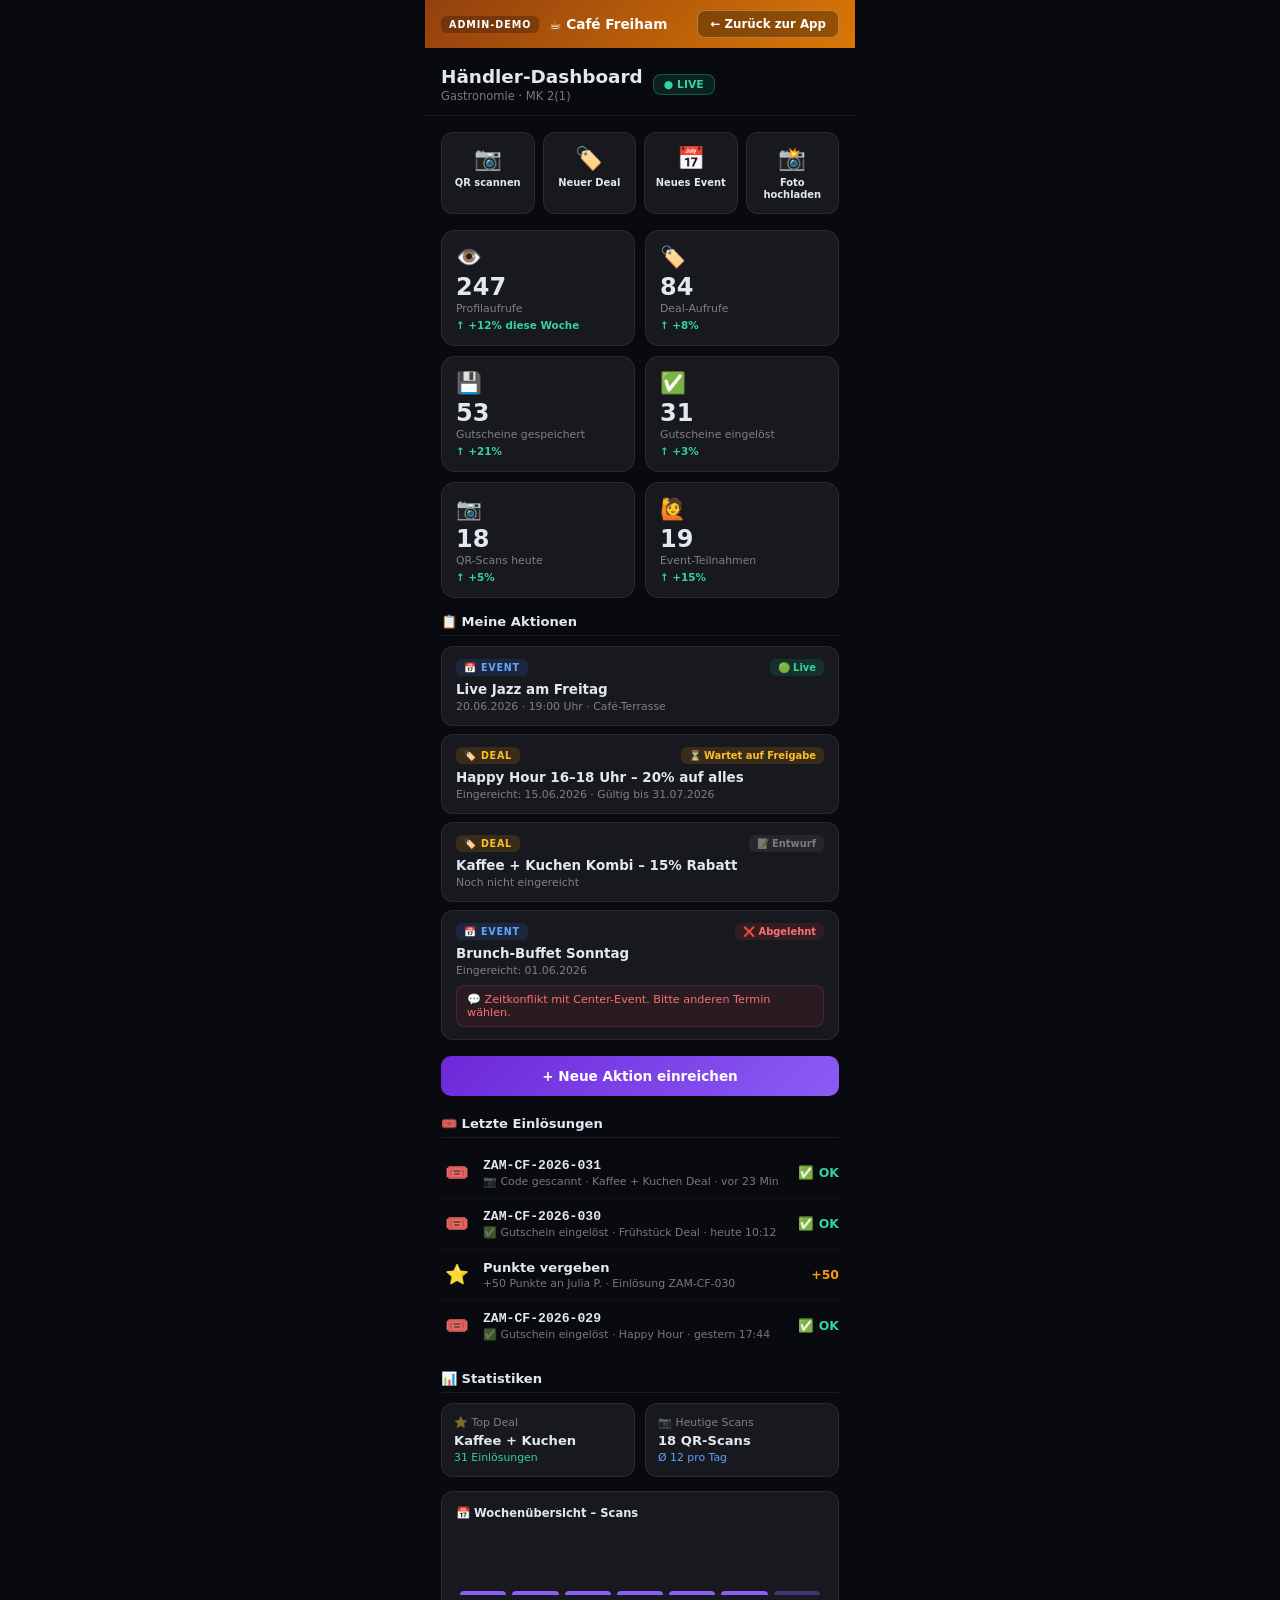
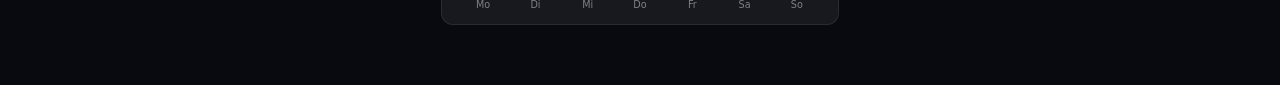
<file: merchant-demo.html>
<!DOCTYPE html>
<html lang="de">
<head>
<meta charset="UTF-8">
<meta name="viewport" content="width=device-width, initial-scale=1.0, maximum-scale=1.0">
<title>Händler-Dashboard Demo – ZAM Club</title>
<style>
  *, *::before, *::after { box-sizing: border-box; margin: 0; padding: 0; }

  :root {
    --bg: #090910;
    --surface: #111118;
    --surface-2: #18181f;
    --border: rgba(255,255,255,0.08);
    --primary: #8b5cf6;
    --text: #e2e8f0;
    --dim: rgba(255,255,255,0.45);
    --font: 'Poppins', system-ui, sans-serif;
    --radius: 14px;
  }

  body {
    background: var(--bg);
    color: var(--text);
    font-family: var(--font);
    min-height: 100vh;
    max-width: 430px;
    margin: 0 auto;
    padding-bottom: 40px;
  }

  /* Banner */
  .preview-banner {
    background: linear-gradient(135deg, #92400e, #d97706);
    padding: 10px 16px;
    display: flex;
    align-items: center;
    gap: 10px;
    position: sticky;
    top: 0;
    z-index: 100;
  }
  .preview-badge {
    font-size: 0.6rem;
    font-weight: 800;
    text-transform: uppercase;
    letter-spacing: 0.1em;
    background: rgba(0,0,0,0.25);
    color: #fff;
    padding: 3px 8px;
    border-radius: 6px;
  }
  .preview-name { font-size: 0.85rem; font-weight: 700; color: #fff; flex: 1; }
  .back-btn {
    font-size: 0.74rem;
    font-weight: 700;
    color: #fff;
    background: rgba(0,0,0,0.3);
    border: 1px solid rgba(255,255,255,0.3);
    border-radius: 8px;
    padding: 6px 12px;
    cursor: pointer;
    font-family: inherit;
    text-decoration: none;
  }

  /* Page Header */
  .page-header {
    padding: 18px 16px 12px;
    display: flex;
    align-items: center;
    gap: 10px;
    border-bottom: 1px solid var(--border);
  }
  .page-title { font-size: 1.15rem; font-weight: 800; flex: 1; }
  .live-badge {
    background: rgba(16,185,129,0.15);
    border: 1px solid rgba(52,211,153,0.3);
    border-radius: 8px;
    padding: 3px 10px;
    font-size: 0.68rem;
    font-weight: 700;
    color: #34d399;
  }

  /* Quick Actions */
  .quick-actions {
    display: grid;
    grid-template-columns: repeat(4, 1fr);
    gap: 8px;
    padding: 16px;
  }
  .quick-btn {
    display: flex;
    flex-direction: column;
    align-items: center;
    gap: 5px;
    padding: 12px 4px;
    background: var(--surface-2);
    border: 1px solid var(--border);
    border-radius: 12px;
    cursor: pointer;
    font-family: var(--font);
    font-size: 0.62rem;
    font-weight: 600;
    color: var(--text);
    text-align: center;
    line-height: 1.2;
  }
  .quick-btn:hover { background: var(--surface); }
  .quick-btn .icon { font-size: 1.4rem; }

  /* KPI Grid */
  .kpi-grid {
    display: grid;
    grid-template-columns: repeat(2, 1fr);
    gap: 10px;
    padding: 0 16px 16px;
  }
  .kpi-card {
    background: var(--surface-2);
    border: 1px solid var(--border);
    border-radius: var(--radius);
    padding: 14px;
  }
  .kpi-icon { font-size: 1.3rem; margin-bottom: 6px; }
  .kpi-value { font-size: 1.5rem; font-weight: 800; line-height: 1; }
  .kpi-label { font-size: 0.68rem; color: var(--dim); margin-top: 3px; }
  .kpi-trend { font-size: 0.65rem; font-weight: 700; margin-top: 4px; color: #34d399; }

  /* Section */
  .section { padding: 0 16px 20px; }
  .section-title {
    font-size: 0.82rem;
    font-weight: 700;
    margin-bottom: 10px;
    padding-bottom: 6px;
    border-bottom: 1px solid var(--border);
  }

  /* Row */
  .row {
    display: flex;
    align-items: center;
    gap: 10px;
    padding: 10px 0;
    border-bottom: 1px solid rgba(255,255,255,0.04);
  }
  .row:last-child { border-bottom: none; }
  .row-icon { font-size: 1.2rem; width: 32px; text-align: center; flex-shrink: 0; }
  .row-main { flex: 1; min-width: 0; }
  .row-name { font-size: 0.82rem; font-weight: 600; }
  .row-sub { font-size: 0.68rem; color: var(--dim); margin-top: 2px; }
  .row-val { font-size: 0.78rem; font-weight: 700; flex-shrink: 0; }

  /* Submission Cards */
  .sub-card {
    background: var(--surface-2);
    border: 1px solid var(--border);
    border-radius: 12px;
    padding: 12px 14px;
    margin-bottom: 8px;
  }
  .sub-header { display: flex; align-items: center; gap: 8px; margin-bottom: 6px; }
  .type-badge {
    font-size: 0.6rem;
    font-weight: 700;
    text-transform: uppercase;
    letter-spacing: 0.08em;
    padding: 3px 8px;
    border-radius: 6px;
  }
  .type-event { background: rgba(59,130,246,0.15); color: #60a5fa; }
  .type-deal  { background: rgba(245,158,11,0.15);  color: #fbbf24; }
  .status-badge {
    font-size: 0.62rem;
    font-weight: 700;
    padding: 3px 8px;
    border-radius: 6px;
    margin-left: auto;
  }
  .s-draft    { background: rgba(255,255,255,0.06); color: rgba(255,255,255,0.4); }
  .s-pending  { background: rgba(245,158,11,0.15);  color: #fbbf24; }
  .s-live     { background: rgba(16,185,129,0.15);  color: #34d399; }
  .s-rejected { background: rgba(239,68,68,0.12);   color: #f87171; }
  .sub-title { font-size: 0.84rem; font-weight: 600; }
  .sub-meta  { font-size: 0.68rem; color: var(--dim); margin-top: 3px; }
  .sub-note  { font-size: 0.7rem; color: #f87171; margin-top: 8px; padding: 7px 10px; background: rgba(239,68,68,0.08); border-radius: 8px; border: 1px solid rgba(239,68,68,0.2); }

  /* Stats chart */
  .week-chart {
    display: flex;
    align-items: flex-end;
    gap: 6px;
    height: 80px;
    padding: 0 4px;
    margin-top: 10px;
  }
  .bar-col { flex: 1; display: flex; flex-direction: column; align-items: center; gap: 4px; }
  .bar-fill { width: 100%; background: var(--primary); border-radius: 4px 4px 0 0; min-height: 4px; }
  .bar-lbl { font-size: 0.6rem; color: var(--dim); }

  /* QR Modal */
  .modal-overlay {
    position: fixed; inset: 0;
    background: rgba(0,0,0,0.75);
    display: none;
    align-items: flex-end;
    justify-content: center;
    z-index: 200;
  }
  .modal-overlay.open { display: flex; }
  .modal-sheet {
    background: var(--surface);
    border-radius: 20px 20px 0 0;
    padding: 20px 16px 32px;
    width: 100%;
    max-width: 430px;
  }
  .modal-title { font-size: 1rem; font-weight: 700; margin-bottom: 16px; }
  .form-input {
    width: 100%;
    background: var(--surface-2);
    border: 1px solid rgba(139,92,246,0.25);
    color: var(--text);
    border-radius: 10px;
    padding: 10px 14px;
    font-size: 0.82rem;
    font-family: var(--font);
    outline: none;
    margin-bottom: 10px;
  }
  .form-label { font-size: 0.74rem; color: var(--dim); margin-bottom: 5px; display: block; }
  .btn-primary {
    width: 100%;
    background: linear-gradient(135deg,#6d28d9,#8b5cf6);
    color: #fff;
    border: none;
    border-radius: 10px;
    padding: 12px;
    font-size: 0.85rem;
    font-weight: 700;
    font-family: var(--font);
    cursor: pointer;
    margin-top: 8px;
  }
  .btn-cancel {
    width: 100%;
    background: rgba(255,255,255,0.06);
    color: var(--dim);
    border: 1px solid var(--border);
    border-radius: 10px;
    padding: 11px;
    font-size: 0.82rem;
    font-weight: 600;
    font-family: var(--font);
    cursor: pointer;
    margin-top: 6px;
  }

  /* Toast */
  .toast {
    position: fixed;
    bottom: 24px;
    left: 50%;
    transform: translateX(-50%);
    background: #1e1e2e;
    color: #fff;
    padding: 12px 20px;
    border-radius: 12px;
    font-size: 0.85rem;
    border: 1px solid rgba(255,255,255,0.12);
    z-index: 999;
    opacity: 0;
    transition: opacity 0.2s;
    pointer-events: none;
    white-space: nowrap;
  }
  .toast.show { opacity: 1; }
</style>
</head>
<body>

<!-- Admin-Vorschau Banner -->
<div class="preview-banner">
  <span class="preview-badge">Admin-Demo</span>
  <span class="preview-name">☕ Café Freiham</span>
  <a href="index.html" class="back-btn">← Zurück zur App</a>
</div>

<!-- Page Header -->
<div class="page-header">
  <div>
    <div class="page-title">Händler-Dashboard</div>
    <div style="font-size:0.72rem;color:var(--dim);margin-top:2px">Gastronomie · MK 2(1)</div>
  </div>
  <span class="live-badge">● LIVE</span>
</div>

<!-- Quick Actions -->
<div class="quick-actions">
  <button class="quick-btn" onclick="showModal('modal-qr')">
    <span class="icon">📷</span>QR scannen
  </button>
  <button class="quick-btn" onclick="showModal('modal-deal')">
    <span class="icon">🏷️</span>Neuer Deal
  </button>
  <button class="quick-btn" onclick="showModal('modal-event')">
    <span class="icon">📅</span>Neues Event
  </button>
  <button class="quick-btn" onclick="showModal('modal-photo')">
    <span class="icon">📸</span>Foto hochladen
  </button>
</div>

<!-- KPI Cards -->
<div class="kpi-grid">
  <div class="kpi-card">
    <div class="kpi-icon">👁️</div>
    <div class="kpi-value">247</div>
    <div class="kpi-label">Profilaufrufe</div>
    <div class="kpi-trend">↑ +12% diese Woche</div>
  </div>
  <div class="kpi-card">
    <div class="kpi-icon">🏷️</div>
    <div class="kpi-value">84</div>
    <div class="kpi-label">Deal-Aufrufe</div>
    <div class="kpi-trend">↑ +8%</div>
  </div>
  <div class="kpi-card">
    <div class="kpi-icon">💾</div>
    <div class="kpi-value">53</div>
    <div class="kpi-label">Gutscheine gespeichert</div>
    <div class="kpi-trend">↑ +21%</div>
  </div>
  <div class="kpi-card">
    <div class="kpi-icon">✅</div>
    <div class="kpi-value">31</div>
    <div class="kpi-label">Gutscheine eingelöst</div>
    <div class="kpi-trend">↑ +3%</div>
  </div>
  <div class="kpi-card">
    <div class="kpi-icon">📷</div>
    <div class="kpi-value">18</div>
    <div class="kpi-label">QR-Scans heute</div>
    <div class="kpi-trend">↑ +5%</div>
  </div>
  <div class="kpi-card">
    <div class="kpi-icon">🙋</div>
    <div class="kpi-value">19</div>
    <div class="kpi-label">Event-Teilnahmen</div>
    <div class="kpi-trend">↑ +15%</div>
  </div>
</div>

<!-- Meine Aktionen -->
<div class="section">
  <div class="section-title">📋 Meine Aktionen</div>

  <div class="sub-card">
    <div class="sub-header">
      <span class="type-badge type-event">📅 Event</span>
      <span class="status-badge s-live">🟢 Live</span>
    </div>
    <div class="sub-title">Live Jazz am Freitag</div>
    <div class="sub-meta">20.06.2026 · 19:00 Uhr · Café-Terrasse</div>
  </div>

  <div class="sub-card">
    <div class="sub-header">
      <span class="type-badge type-deal">🏷️ Deal</span>
      <span class="status-badge s-pending">⏳ Wartet auf Freigabe</span>
    </div>
    <div class="sub-title">Happy Hour 16–18 Uhr – 20% auf alles</div>
    <div class="sub-meta">Eingereicht: 15.06.2026 · Gültig bis 31.07.2026</div>
  </div>

  <div class="sub-card">
    <div class="sub-header">
      <span class="type-badge type-deal">🏷️ Deal</span>
      <span class="status-badge s-draft">📝 Entwurf</span>
    </div>
    <div class="sub-title">Kaffee + Kuchen Kombi – 15% Rabatt</div>
    <div class="sub-meta">Noch nicht eingereicht</div>
  </div>

  <div class="sub-card">
    <div class="sub-header">
      <span class="type-badge type-event">📅 Event</span>
      <span class="status-badge s-rejected">❌ Abgelehnt</span>
    </div>
    <div class="sub-title">Brunch-Buffet Sonntag</div>
    <div class="sub-meta">Eingereicht: 01.06.2026</div>
    <div class="sub-note">💬 Zeitkonflikt mit Center-Event. Bitte anderen Termin wählen.</div>
  </div>

  <button class="btn-primary" onclick="showModal('modal-deal')">+ Neue Aktion einreichen</button>
</div>

<!-- Einlösungen -->
<div class="section">
  <div class="section-title">🎟️ Letzte Einlösungen</div>
  <div class="row">
    <div class="row-icon">🎟️</div>
    <div class="row-main">
      <div class="row-name" style="font-family:monospace">ZAM-CF-2026-031</div>
      <div class="row-sub">📷 Code gescannt · Kaffee + Kuchen Deal · vor 23 Min</div>
    </div>
    <div class="row-val" style="color:#34d399">✅ OK</div>
  </div>
  <div class="row">
    <div class="row-icon">🎟️</div>
    <div class="row-main">
      <div class="row-name" style="font-family:monospace">ZAM-CF-2026-030</div>
      <div class="row-sub">✅ Gutschein eingelöst · Frühstück Deal · heute 10:12</div>
    </div>
    <div class="row-val" style="color:#34d399">✅ OK</div>
  </div>
  <div class="row">
    <div class="row-icon">⭐</div>
    <div class="row-main">
      <div class="row-name">Punkte vergeben</div>
      <div class="row-sub">+50 Punkte an Julia P. · Einlösung ZAM-CF-030</div>
    </div>
    <div class="row-val" style="color:#f59e0b">+50</div>
  </div>
  <div class="row">
    <div class="row-icon">🎟️</div>
    <div class="row-main">
      <div class="row-name" style="font-family:monospace">ZAM-CF-2026-029</div>
      <div class="row-sub">✅ Gutschein eingelöst · Happy Hour · gestern 17:44</div>
    </div>
    <div class="row-val" style="color:#34d399">✅ OK</div>
  </div>
</div>

<!-- Statistiken -->
<div class="section">
  <div class="section-title">📊 Statistiken</div>

  <div style="display:grid;grid-template-columns:1fr 1fr;gap:10px;margin-bottom:14px">
    <div style="background:var(--surface-2);border:1px solid var(--border);border-radius:12px;padding:12px">
      <div style="font-size:0.68rem;color:var(--dim);margin-bottom:4px">⭐ Top Deal</div>
      <div style="font-size:0.82rem;font-weight:700">Kaffee + Kuchen</div>
      <div style="font-size:0.68rem;color:#34d399;margin-top:3px">31 Einlösungen</div>
    </div>
    <div style="background:var(--surface-2);border:1px solid var(--border);border-radius:12px;padding:12px">
      <div style="font-size:0.68rem;color:var(--dim);margin-bottom:4px">📷 Heutige Scans</div>
      <div style="font-size:0.82rem;font-weight:700">18 QR-Scans</div>
      <div style="font-size:0.68rem;color:#60a5fa;margin-top:3px">Ø 12 pro Tag</div>
    </div>
  </div>

  <div style="background:var(--surface-2);border:1px solid var(--border);border-radius:12px;padding:14px">
    <div style="font-size:0.72rem;font-weight:700;margin-bottom:6px">📅 Wochenübersicht – Scans</div>
    <div class="week-chart">
      <div class="bar-col"><div class="bar-fill" style="height:40%"></div><div class="bar-lbl">Mo</div></div>
      <div class="bar-col"><div class="bar-fill" style="height:60%"></div><div class="bar-lbl">Di</div></div>
      <div class="bar-col"><div class="bar-fill" style="height:45%"></div><div class="bar-lbl">Mi</div></div>
      <div class="bar-col"><div class="bar-fill" style="height:80%"></div><div class="bar-lbl">Do</div></div>
      <div class="bar-col"><div class="bar-fill" style="height:100%"></div><div class="bar-lbl">Fr</div></div>
      <div class="bar-col"><div class="bar-fill" style="height:70%"></div><div class="bar-lbl">Sa</div></div>
      <div class="bar-col"><div class="bar-fill" style="height:30%;background:rgba(139,92,246,0.4)"></div><div class="bar-lbl">So</div></div>
    </div>
  </div>
</div>

<!-- ======================== MODALS ======================== -->

<!-- QR Scanner Modal -->
<div class="modal-overlay" id="modal-qr" onclick="if(event.target===this)closeModal('modal-qr')">
  <div class="modal-sheet">
    <div class="modal-title">📷 QR-Code scannen</div>
    <div style="background:var(--surface-2);border:1px solid var(--border);border-radius:12px;padding:40px 20px;text-align:center;margin-bottom:14px">
      <div style="font-size:3rem;margin-bottom:10px">📷</div>
      <div style="font-size:0.82rem;color:var(--dim)">Kamera-Zugriff wird in der echten App verwendet.<br>Halte den Gutschein-QR-Code in die Kamera.</div>
    </div>
    <div style="font-size:0.76rem;color:var(--dim);margin-bottom:10px">Oder Code manuell eingeben:</div>
    <input class="form-input" placeholder="z.B. ZAM-CF-2026-042" id="qr-input">
    <button class="btn-primary" onclick="redeemDemo()">✅ Gutschein einlösen</button>
    <button class="btn-cancel" onclick="closeModal('modal-qr')">Abbrechen</button>
  </div>
</div>

<!-- Deal Modal -->
<div class="modal-overlay" id="modal-deal" onclick="if(event.target===this)closeModal('modal-deal')">
  <div class="modal-sheet" style="max-height:90vh;overflow-y:auto">
    <div class="modal-title">🏷️ Neuen Deal einreichen</div>
    <label class="form-label">Deal-Titel *</label>
    <input class="form-input" placeholder="z.B. 20% auf Frühstück">
    <label class="form-label">Beschreibung *</label>
    <textarea class="form-input" rows="3" placeholder="Was ist im Deal enthalten?" style="resize:vertical"></textarea>
    <label class="form-label">Rabatt</label>
    <input class="form-input" placeholder="z.B. 20%">
    <label class="form-label">Gültig bis *</label>
    <input class="form-input" type="date">
    <button class="btn-primary" onclick="submitDemo('Deal')">📤 Einreichen</button>
    <button class="btn-cancel" onclick="closeModal('modal-deal')">Abbrechen</button>
  </div>
</div>

<!-- Event Modal -->
<div class="modal-overlay" id="modal-event" onclick="if(event.target===this)closeModal('modal-event')">
  <div class="modal-sheet" style="max-height:90vh;overflow-y:auto">
    <div class="modal-title">📅 Neues Event einreichen</div>
    <label class="form-label">Event-Titel *</label>
    <input class="form-input" placeholder="z.B. Live Jazz Abend">
    <label class="form-label">Beschreibung *</label>
    <textarea class="form-input" rows="3" placeholder="Was erwartet die Gäste?" style="resize:vertical"></textarea>
    <div style="display:grid;grid-template-columns:1fr 1fr;gap:10px">
      <div><label class="form-label">Datum *</label><input class="form-input" type="date"></div>
      <div><label class="form-label">Uhrzeit</label><input class="form-input" type="time"></div>
    </div>
    <label class="form-label">Ort / Stand</label>
    <input class="form-input" placeholder="z.B. Café-Terrasse">
    <button class="btn-primary" onclick="submitDemo('Event')">📤 Einreichen</button>
    <button class="btn-cancel" onclick="closeModal('modal-event')">Abbrechen</button>
  </div>
</div>

<!-- Photo Modal -->
<div class="modal-overlay" id="modal-photo" onclick="if(event.target===this)closeModal('modal-photo')">
  <div class="modal-sheet">
    <div class="modal-title">📸 Foto hochladen</div>
    <div style="background:var(--surface-2);border:2px dashed rgba(139,92,246,0.4);border-radius:12px;padding:30px 20px;text-align:center;margin-bottom:14px;cursor:pointer" onclick="document.getElementById('photo-input').click()">
      <div style="font-size:2.5rem;margin-bottom:8px">🖼️</div>
      <div style="font-size:0.82rem;color:var(--dim)">Tippe hier um ein Bild auszuwählen</div>
      <div style="font-size:0.68rem;color:rgba(255,255,255,0.25);margin-top:4px">JPG, PNG bis 5 MB</div>
    </div>
    <input type="file" id="photo-input" accept="image/*" style="display:none" onchange="previewPhoto(this)">
    <img id="photo-preview" style="display:none;width:100%;border-radius:10px;margin-bottom:12px;max-height:200px;object-fit:cover" alt="">
    <button class="btn-primary" onclick="submitDemo('Foto')">📤 Hochladen</button>
    <button class="btn-cancel" onclick="closeModal('modal-photo')">Abbrechen</button>
  </div>
</div>

<!-- Toast -->
<div class="toast" id="toast"></div>

<script>
function showModal(id) {
  document.getElementById(id).classList.add('open');
}
function closeModal(id) {
  document.getElementById(id).classList.remove('open');
}
function toast(msg) {
  const t = document.getElementById('toast');
  t.textContent = msg;
  t.classList.add('show');
  setTimeout(() => t.classList.remove('show'), 2800);
}
function submitDemo(type) {
  const modals = document.querySelectorAll('.modal-overlay');
  modals.forEach(m => m.classList.remove('open'));
  toast('✅ ' + type + ' eingereicht! Wartet auf Admin-Freigabe.');
}
function redeemDemo() {
  const code = document.getElementById('qr-input').value.trim() || 'ZAM-CF-DEMO';
  closeModal('modal-qr');
  toast('✅ ' + code + ' erfolgreich eingelöst! +50 Punkte vergeben.');
}
function previewPhoto(input) {
  const file = input.files[0];
  if (!file) return;
  const reader = new FileReader();
  reader.onload = e => {
    const img = document.getElementById('photo-preview');
    img.src = e.target.result;
    img.style.display = 'block';
  };
  reader.readAsDataURL(file);
}
</script>
</body>
</html>
</file>
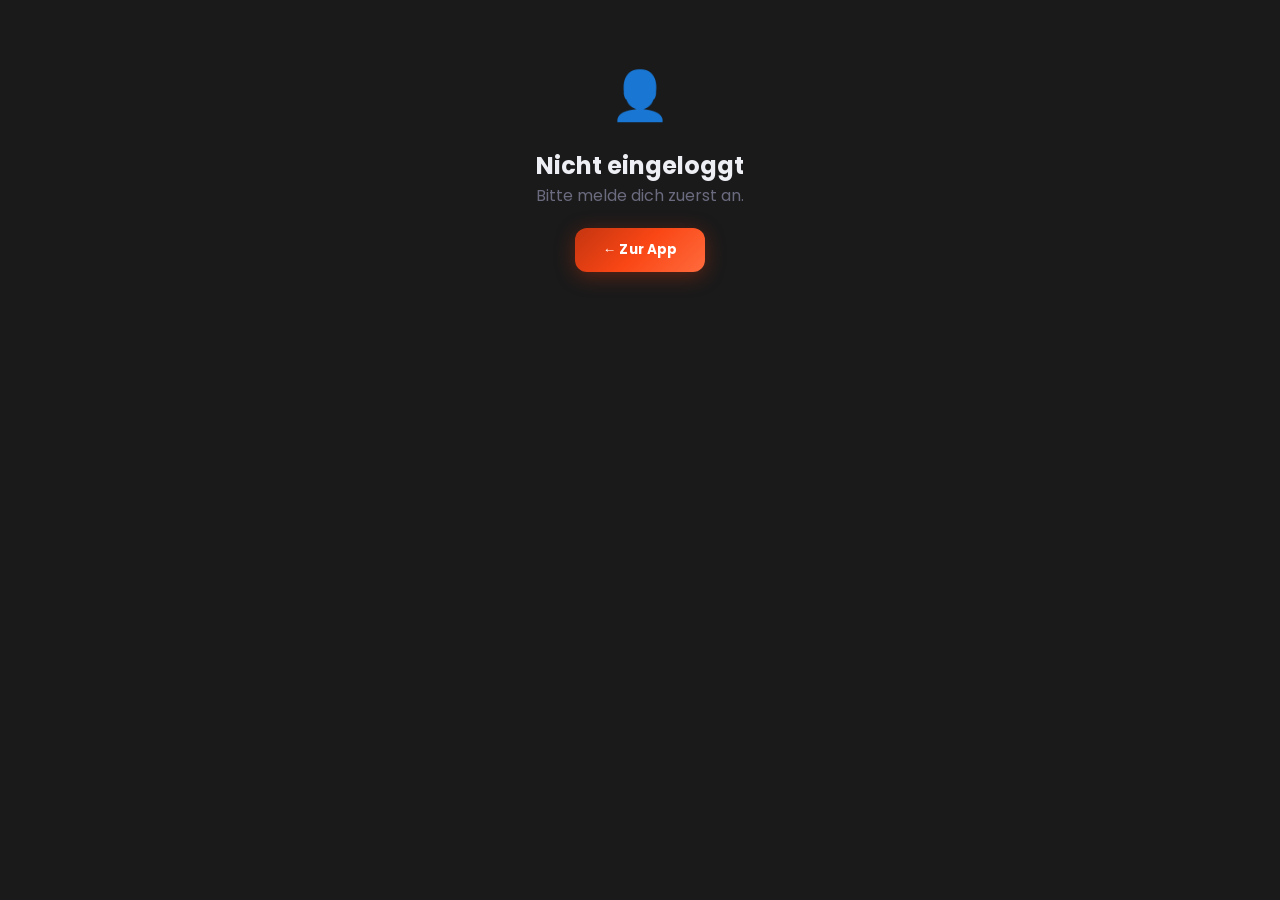
<file: merchant.html>
<!DOCTYPE html>
<html lang="de">
<head>
  <meta charset="UTF-8" />
  <meta name="viewport" content="width=device-width, initial-scale=1.0, maximum-scale=1.0" />
  <meta name="theme-color" content="#0f0f13" />
  <title>ZAM Händler-Dashboard</title>
  <link rel="preconnect" href="https://fonts.googleapis.com" />
  <link href="https://fonts.googleapis.com/css2?family=Poppins:wght@400;500;600;700;800&display=swap" rel="stylesheet" media="print" onload="this.media='all'" />
  <link rel="stylesheet" href="style.css" />
  <style>
    /* ── Merchant Dashboard Styles ── */
    body { min-height: 100vh; background: var(--bg, #090910); color: var(--text, #e8e8f0); font-family: 'Poppins', sans-serif; }

    .merchant-shell { max-width: 480px; margin: 0 auto; padding-bottom: 80px; }

    .merchant-header {
      background: var(--surface, #111118);
      border-bottom: 1px solid var(--border, rgba(255,255,255,0.06));
      padding: 16px 20px;
      display: flex;
      align-items: center;
      gap: 14px;
      position: sticky;
      top: 0;
      z-index: 50;
    }
    .merchant-header-back {
      background: none;
      border: none;
      color: var(--primary, #8b5cf6);
      font-size: 1.2rem;
      cursor: pointer;
      padding: 4px;
    }
    .merchant-header-title { font-size: 1rem; font-weight: 700; flex: 1; }
    .merchant-header-icon { font-size: 1.5rem; }

    .merchant-profile-card {
      margin: 16px;
      background: var(--card, #13131a);
      border-radius: 16px;
      padding: 20px;
      border: 1px solid var(--border, rgba(255,255,255,0.06));
    }
    .merchant-profile-top { display: flex; align-items: center; gap: 14px; margin-bottom: 14px; }
    .merchant-profile-icon { font-size: 2.5rem; }
    .merchant-profile-name { font-size: 1.1rem; font-weight: 700; }
    .merchant-profile-cat { font-size: 0.78rem; color: var(--text-muted, #6b6b80); margin-top: 2px; }
    .merchant-profile-meta { display: flex; gap: 20px; margin-top: 4px; }
    .merchant-profile-stat { text-align: center; }
    .merchant-profile-stat-val { font-size: 1.2rem; font-weight: 700; color: var(--primary, #8b5cf6); }
    .merchant-profile-stat-lbl { font-size: 0.68rem; color: var(--text-muted, #6b6b80); }

    .m-tabs { display: flex; gap: 4px; padding: 0 16px 12px; overflow-x: auto; }
    .m-tab {
      flex-shrink: 0;
      padding: 8px 16px;
      border-radius: 20px;
      border: 1px solid var(--border, rgba(255,255,255,0.08));
      background: none;
      color: var(--text-muted, #6b6b80);
      font-size: 0.8rem;
      font-weight: 600;
      cursor: pointer;
      white-space: nowrap;
      transition: all 0.2s;
    }
    .m-tab.active { background: var(--primary, #8b5cf6); color: white; border-color: var(--primary, #8b5cf6); }

    .m-section { padding: 0 16px; }
    .m-section-title { font-size: 0.72rem; font-weight: 700; text-transform: uppercase; letter-spacing: 0.08em; color: var(--text-muted, #6b6b80); margin-bottom: 12px; }

    .m-item-card {
      background: var(--card, #13131a);
      border: 1px solid var(--border, rgba(255,255,255,0.06));
      border-radius: 14px;
      padding: 14px 16px;
      margin-bottom: 10px;
    }
    .m-item-header { display: flex; align-items: flex-start; justify-content: space-between; gap: 8px; margin-bottom: 6px; }
    .m-item-title { font-size: 0.9rem; font-weight: 600; }
    .m-item-sub { font-size: 0.75rem; color: var(--text-muted, #6b6b80); margin-top: 2px; }
    .m-item-actions { display: flex; gap: 6px; margin-top: 10px; }

    .status-pill {
      display: inline-flex;
      align-items: center;
      gap: 4px;
      border-radius: 20px;
      padding: 3px 10px;
      font-size: 0.7rem;
      font-weight: 700;
      white-space: nowrap;
      flex-shrink: 0;
    }
    .status-pending  { background: rgba(245,158,11,0.15); color: #f59e0b; border: 1px solid rgba(245,158,11,0.3); }
    .status-approved { background: rgba(16,185,129,0.15); color: #10b981; border: 1px solid rgba(16,185,129,0.3); }
    .status-rejected { background: rgba(239,68,68,0.15);  color: #ef4444; border: 1px solid rgba(239,68,68,0.3); }
    .status-inactive { background: rgba(107,114,128,0.15);color: #9ca3af; border: 1px solid rgba(107,114,128,0.3); }
    .status-draft    { background: rgba(139,92,246,0.15); color: #8b5cf6; border: 1px solid rgba(139,92,246,0.3); }

    .m-form { background: var(--card, #13131a); border: 1px solid var(--border, rgba(255,255,255,0.06)); border-radius: 16px; padding: 20px; }
    .m-form .input-group { margin-bottom: 14px; }
    .m-form .input-label { display: block; font-size: 0.75rem; font-weight: 600; color: var(--text-muted, #6b6b80); margin-bottom: 6px; }
    .m-form .input-field { width: 100%; box-sizing: border-box; }
    .m-form-row { display: grid; grid-template-columns: 1fr 1fr; gap: 10px; }
    .m-form select.input-field { appearance: none; cursor: pointer; }
    .m-form textarea.input-field { resize: none; }

    .m-empty { text-align: center; padding: 40px 20px; color: var(--text-muted, #6b6b80); font-size: 0.85rem; }
    .m-empty-icon { font-size: 2.5rem; margin-bottom: 10px; }

    .btn-sm-outline {
      background: none;
      border: 1px solid var(--border, rgba(255,255,255,0.12));
      color: var(--text, #e8e8f0);
      border-radius: 8px;
      padding: 5px 12px;
      font-size: 0.75rem;
      font-weight: 600;
      cursor: pointer;
      transition: all 0.2s;
    }
    .btn-sm-outline:hover { border-color: var(--primary, #8b5cf6); color: var(--primary, #8b5cf6); }
    .btn-sm-danger {
      background: none;
      border: 1px solid rgba(239,68,68,0.3);
      color: #ef4444;
      border-radius: 8px;
      padding: 5px 12px;
      font-size: 0.75rem;
      font-weight: 600;
      cursor: pointer;
    }

    .m-tab-content { display: none; }
    .m-tab-content.active { display: block; }

    .char-counter { text-align: right; font-size: 0.7rem; color: var(--text-muted, #6b6b80); margin-top: 3px; }
    .required-star { color: #ef4444; }

    #toast-merchant {
      position: fixed; bottom: 90px; left: 50%; transform: translateX(-50%) translateY(20px);
      background: #1e1e2e; border: 1px solid rgba(255,255,255,0.1);
      color: #e8e8f0; padding: 10px 20px; border-radius: 12px;
      font-size: 0.83rem; font-weight: 600; opacity: 0; transition: all 0.3s;
      pointer-events: none; z-index: 999; white-space: nowrap; max-width: 90vw;
    }
    #toast-merchant.show { opacity: 1; transform: translateX(-50%) translateY(0); }
    #toast-merchant.success { background: rgba(16,185,129,0.2); border-color: rgba(16,185,129,0.4); color: #10b981; }
    #toast-merchant.error   { background: rgba(239,68,68,0.2);  border-color: rgba(239,68,68,0.4);  color: #ef4444; }

    .no-merchant-screen { text-align: center; padding: 60px 20px; }
    .no-merchant-screen h2 { margin-bottom: 10px; }
    .no-merchant-screen p { color: var(--text-muted, #6b6b80); font-size: 0.85rem; margin-bottom: 20px; }
  </style>
</head>
<body>

<div id="merchant-shell" class="merchant-shell" style="display:none">

  <!-- Header -->
  <div class="merchant-header">
    <button class="merchant-header-back" onclick="history.back()">←</button>
    <div class="merchant-header-title">🏪 Händler-Dashboard</div>
    <div class="merchant-header-icon" id="mh-icon"></div>
  </div>

  <!-- Merchant Profile Card -->
  <div class="merchant-profile-card" id="merchant-profile-card">
    <div class="merchant-profile-top">
      <div class="merchant-profile-icon" id="mp-icon">🏪</div>
      <div>
        <div class="merchant-profile-name" id="mp-name">Mein Shop</div>
        <div class="merchant-profile-cat" id="mp-cat"></div>
        <div style="margin-top:6px">
          <span id="mp-open-badge" class="open-badge">Geöffnet</span>
        </div>
      </div>
    </div>
    <div class="merchant-profile-meta">
      <div class="merchant-profile-stat">
        <div class="merchant-profile-stat-val" id="mp-deals-count">0</div>
        <div class="merchant-profile-stat-lbl">Deals</div>
      </div>
      <div class="merchant-profile-stat">
        <div class="merchant-profile-stat-val" id="mp-events-count">0</div>
        <div class="merchant-profile-stat-lbl">Events</div>
      </div>
      <div class="merchant-profile-stat">
        <div class="merchant-profile-stat-val" id="mp-active-count">0</div>
        <div class="merchant-profile-stat-lbl">Live</div>
      </div>
    </div>
  </div>

  <!-- Tabs -->
  <div class="m-tabs">
    <button class="m-tab active" data-tab="deals">Meine Deals</button>
    <button class="m-tab" data-tab="events">Meine Events</button>
    <button class="m-tab" data-tab="new-deal">+ Neuer Deal</button>
    <button class="m-tab" data-tab="new-event">+ Neues Event</button>
  </div>

  <!-- Tab: Meine Deals -->
  <div class="m-tab-content active" id="tab-deals">
    <div class="m-section">
      <div class="m-section-title">Meine Deals</div>
      <div id="my-deals-list"></div>
    </div>
  </div>

  <!-- Tab: Meine Events -->
  <div class="m-tab-content" id="tab-events">
    <div class="m-section">
      <div class="m-section-title">Meine Events</div>
      <div id="my-events-list"></div>
    </div>
  </div>

  <!-- Tab: Neuer Deal -->
  <div class="m-tab-content" id="tab-new-deal">
    <div class="m-section">
      <div class="m-section-title">Neuen Deal erstellen</div>
      <div class="m-form">
        <div class="input-group">
          <label class="input-label">Titel <span class="required-star">*</span></label>
          <input type="text" id="deal-title" class="input-field" placeholder="z.B. 20% auf alle Jacken" maxlength="80" />
          <div class="char-counter"><span id="deal-title-count">0</span>/80</div>
        </div>
        <div class="input-group">
          <label class="input-label">Beschreibung <span class="required-star">*</span></label>
          <textarea id="deal-desc" class="input-field" rows="3" placeholder="Was bekommt der Kunde genau?" maxlength="300"></textarea>
          <div class="char-counter"><span id="deal-desc-count">0</span>/300</div>
        </div>
        <div class="m-form-row">
          <div class="input-group">
            <label class="input-label">Rabatt-Label <span class="required-star">*</span></label>
            <input type="text" id="deal-discount" class="input-field" placeholder="z.B. 20%" maxlength="20" />
          </div>
          <div class="input-group">
            <label class="input-label">Punkte-Belohnung</label>
            <input type="number" id="deal-points" class="input-field" placeholder="z.B. 25" min="0" max="500" value="20" />
          </div>
        </div>
        <div class="m-form-row">
          <div class="input-group">
            <label class="input-label">Kategorie <span class="required-star">*</span></label>
            <select id="deal-category" class="input-field">
              <option value="Food & Drinks">Food & Drinks</option>
              <option value="Mode">Mode</option>
              <option value="Sport & Wellness">Sport & Wellness</option>
              <option value="Bücher & Kultur">Bücher & Kultur</option>
              <option value="Gesundheit & Beauty">Gesundheit & Beauty</option>
              <option value="Restaurant">Restaurant</option>
              <option value="Sonstiges">Sonstiges</option>
            </select>
          </div>
          <div class="input-group">
            <label class="input-label">Gültig bis <span class="required-star">*</span></label>
            <input type="date" id="deal-expiry" class="input-field" />
          </div>
        </div>
        <div class="input-group">
          <label class="input-label">Barcode / Gutschein-Code</label>
          <input type="text" id="deal-barcode" class="input-field" placeholder="z.B. SOMMER2026" maxlength="30" />
        </div>
        <label style="display:flex;align-items:center;gap:8px;margin-bottom:16px;cursor:pointer;font-size:0.83rem">
          <input type="checkbox" id="deal-hot" style="accent-color:var(--primary,#8b5cf6)">
          🔥 Als „Beliebt" markieren
        </label>
        <div id="deal-form-error" style="display:none;color:#ef4444;font-size:0.8rem;margin-bottom:10px;padding:8px 12px;background:rgba(239,68,68,0.1);border-radius:8px"></div>
        <button class="btn btn-primary btn-full" id="btn-submit-deal">Deal einreichen</button>
        <p style="text-align:center;font-size:0.72rem;color:var(--text-muted,#6b6b80);margin-top:10px">Deals werden vor der Veröffentlichung vom ZAM-Team geprüft.</p>
      </div>
    </div>
  </div>

  <!-- Tab: Neues Event -->
  <div class="m-tab-content" id="tab-new-event">
    <div class="m-section">
      <div class="m-section-title">Neues Event erstellen</div>
      <div class="m-form">
        <div class="input-group">
          <label class="input-label">Titel <span class="required-star">*</span></label>
          <input type="text" id="event-title" class="input-field" placeholder="z.B. Yoga-Schnupperstunde" maxlength="80" />
          <div class="char-counter"><span id="event-title-count">0</span>/80</div>
        </div>
        <div class="input-group">
          <label class="input-label">Beschreibung <span class="required-star">*</span></label>
          <textarea id="event-desc" class="input-field" rows="3" placeholder="Was erwartet die Besucher?" maxlength="400"></textarea>
          <div class="char-counter"><span id="event-desc-count">0</span>/400</div>
        </div>
        <div class="m-form-row">
          <div class="input-group">
            <label class="input-label">Datum <span class="required-star">*</span></label>
            <input type="date" id="event-date" class="input-field" />
          </div>
          <div class="input-group">
            <label class="input-label">Kategorie <span class="required-star">*</span></label>
            <select id="event-category" class="input-field">
              <option value="Sport & Wellness">Sport & Wellness</option>
              <option value="Food & Lifestyle">Food & Lifestyle</option>
              <option value="Familie">Familie</option>
              <option value="Kultur & Musik">Kultur & Musik</option>
              <option value="Community">Community</option>
              <option value="Sonstiges">Sonstiges</option>
            </select>
          </div>
        </div>
        <div class="m-form-row">
          <div class="input-group">
            <label class="input-label">Uhrzeit von <span class="required-star">*</span></label>
            <input type="time" id="event-time-start" class="input-field" />
          </div>
          <div class="input-group">
            <label class="input-label">Uhrzeit bis</label>
            <input type="time" id="event-time-end" class="input-field" />
          </div>
        </div>
        <div class="input-group">
          <label class="input-label">Ort / Location <span class="required-star">*</span></label>
          <input type="text" id="event-location" class="input-field" placeholder="z.B. OG 3, Yoga-Raum" maxlength="80" />
        </div>
        <div class="m-form-row">
          <div class="input-group">
            <label class="input-label">Max. Plätze</label>
            <input type="number" id="event-spots" class="input-field" placeholder="leer = unbegrenzt" min="1" max="1000" />
          </div>
          <div class="input-group">
            <label class="input-label">Punkte-Belohnung</label>
            <input type="number" id="event-points" class="input-field" placeholder="z.B. 50" min="0" max="500" value="50" />
          </div>
        </div>
        <div id="event-form-error" style="display:none;color:#ef4444;font-size:0.8rem;margin-bottom:10px;padding:8px 12px;background:rgba(239,68,68,0.1);border-radius:8px"></div>
        <button class="btn btn-primary btn-full" id="btn-submit-event">Event einreichen</button>
        <p style="text-align:center;font-size:0.72rem;color:var(--text-muted,#6b6b80);margin-top:10px">Events werden vor der Veröffentlichung vom ZAM-Team geprüft.</p>
      </div>
    </div>
  </div>

</div><!-- /#merchant-shell -->

<!-- No merchant access screen -->
<div id="no-merchant-screen" class="no-merchant-screen" style="display:none">
  <div style="font-size:3rem;margin-bottom:16px">🔒</div>
  <h2>Kein Zugang</h2>
  <p>Du hast keinen Händler-Zugang.<br>Bitte wende dich an das ZAM-Team.</p>
  <a href="index.html" class="btn btn-primary" style="display:inline-block;text-decoration:none;padding:12px 28px">← Zurück zur App</a>
</div>

<!-- Not logged in screen -->
<div id="not-logged-in-screen" style="display:none;text-align:center;padding:60px 20px">
  <div style="font-size:3rem;margin-bottom:16px">👤</div>
  <h2>Nicht eingeloggt</h2>
  <p style="color:var(--text-muted,#6b6b80);margin-bottom:20px">Bitte melde dich zuerst an.</p>
  <a href="index.html" class="btn btn-primary" style="display:inline-block;text-decoration:none;padding:12px 28px">← Zur App</a>
</div>

<div id="toast-merchant"></div>

<script src="data.js"></script>
<script src="api.js"></script>
<script>
'use strict';

let _currentMerchant = null;

function mToast(msg, type = '') {
  const t = document.getElementById('toast-merchant');
  if (!t) return;
  t.textContent = msg;
  t.className = 'show' + (type ? ' ' + type : '');
  setTimeout(() => t.className = '', 3000);
}

function statusPill(status) {
  const map = {
    pending:  { cls: 'status-pending',  label: '⏳ Wartet auf Freigabe' },
    approved: { cls: 'status-approved', label: '✅ Live' },
    rejected: { cls: 'status-rejected', label: '❌ Abgelehnt' },
    inactive: { cls: 'status-inactive', label: '⏸ Deaktiviert' },
    draft:    { cls: 'status-draft',    label: '📝 Entwurf' },
  };
  const s = map[status] || map.pending;
  return `<span class="status-pill ${s.cls}">${s.label}</span>`;
}

function fmtDate(isoStr) {
  if (!isoStr) return '';
  try { return new Date(isoStr).toLocaleDateString('de-DE', { day: '2-digit', month: '2-digit', year: 'numeric' }); }
  catch { return isoStr; }
}

// ── Tab switching ──
document.querySelectorAll('.m-tab').forEach(tab => {
  tab.addEventListener('click', () => {
    document.querySelectorAll('.m-tab').forEach(t => t.classList.remove('active'));
    document.querySelectorAll('.m-tab-content').forEach(c => c.classList.remove('active'));
    tab.classList.add('active');
    const content = document.getElementById('tab-' + tab.dataset.tab);
    if (content) content.classList.add('active');
    if (tab.dataset.tab === 'deals')  renderMyDeals();
    if (tab.dataset.tab === 'events') renderMyEvents();
  });
});

// ── Char counters ──
[
  ['deal-title', 'deal-title-count'],
  ['deal-desc', 'deal-desc-count'],
  ['event-title', 'event-title-count'],
  ['event-desc', 'event-desc-count'],
].forEach(([inputId, countId]) => {
  const input = document.getElementById(inputId);
  const count = document.getElementById(countId);
  if (input && count) {
    input.addEventListener('input', () => count.textContent = input.value.length);
  }
});

// ── Set min date for date inputs ──
const today = new Date().toISOString().split('T')[0];
document.querySelectorAll('input[type="date"]').forEach(inp => inp.min = today);

// ── Render my deals ──
async function renderMyDeals() {
  const container = document.getElementById('my-deals-list');
  if (!container || !_currentMerchant) return;
  container.innerHTML = '<div class="m-empty"><div class="m-empty-icon">⏳</div>Lädt…</div>';

  const deals = await ZAMApi.merchants.myDeals(_currentMerchant.id);
  if (deals.length === 0) {
    container.innerHTML = '<div class="m-empty"><div class="m-empty-icon">🏷️</div><div>Noch keine Deals.<br>Erstelle deinen ersten Deal!</div></div>';
    return;
  }
  container.innerHTML = '';
  deals.forEach(deal => {
    const card = document.createElement('div');
    card.className = 'm-item-card';
    card.innerHTML = `
      <div class="m-item-header">
        <div>
          <div class="m-item-title">${deal.title}</div>
          <div class="m-item-sub">${deal.discount} · Bis ${fmtDate(deal.expiry_date)}</div>
        </div>
        ${statusPill(deal.status || 'pending')}
      </div>
      <div style="font-size:0.78rem;color:var(--text-muted,#6b6b80);margin-bottom:8px">${deal.description?.slice(0, 100) || ''}${deal.description?.length > 100 ? '…' : ''}</div>
      ${deal.reject_reason ? `<div style="font-size:0.75rem;color:#ef4444;margin-bottom:8px">💬 Ablehnungsgrund: ${deal.reject_reason}</div>` : ''}
      <div class="m-item-actions">
        ${(deal.status === 'pending' || deal.status === 'rejected') ? `<button class="btn-sm-outline" onclick="editDeal('${deal.id}')">✏️ Bearbeiten</button>` : ''}
        ${deal.status !== 'inactive' ? `<button class="btn-sm-danger" onclick="deactivateDeal('${deal.id}')">⏸ Deaktivieren</button>` : ''}
      </div>
    `;
    container.appendChild(card);
  });

  // Stats
  document.getElementById('mp-deals-count').textContent = deals.length;
  document.getElementById('mp-active-count').textContent = deals.filter(d => d.status === 'approved').length;
}

// ── Render my events ──
async function renderMyEvents() {
  const container = document.getElementById('my-events-list');
  if (!container || !_currentMerchant) return;
  container.innerHTML = '<div class="m-empty"><div class="m-empty-icon">⏳</div>Lädt…</div>';

  const events = await ZAMApi.merchants.myEvents(_currentMerchant.id);
  if (events.length === 0) {
    container.innerHTML = '<div class="m-empty"><div class="m-empty-icon">📅</div><div>Noch keine Events.<br>Erstelle dein erstes Event!</div></div>';
    return;
  }
  container.innerHTML = '';
  events.forEach(evt => {
    const card = document.createElement('div');
    card.className = 'm-item-card';
    card.innerHTML = `
      <div class="m-item-header">
        <div>
          <div class="m-item-title">${evt.title}</div>
          <div class="m-item-sub">📅 ${evt.date_formatted || fmtDate(evt.date_iso)} · ${evt.location || ''}</div>
        </div>
        ${statusPill(evt.status || 'pending')}
      </div>
      <div style="font-size:0.78rem;color:var(--text-muted,#6b6b80);margin-bottom:8px">${evt.description?.slice(0, 100) || ''}${evt.description?.length > 100 ? '…' : ''}</div>
      ${evt.reject_reason ? `<div style="font-size:0.75rem;color:#ef4444;margin-bottom:8px">💬 Ablehnungsgrund: ${evt.reject_reason}</div>` : ''}
      <div class="m-item-actions">
        ${(evt.status === 'pending' || evt.status === 'rejected') ? `<button class="btn-sm-outline" onclick="editEvent('${evt.id}')">✏️ Bearbeiten</button>` : ''}
        ${evt.status !== 'inactive' ? `<button class="btn-sm-danger" onclick="deactivateEvent('${evt.id}')">⏸ Deaktivieren</button>` : ''}
      </div>
    `;
    container.appendChild(card);
  });

  document.getElementById('mp-events-count').textContent = events.length;
}

// ── Deal einreichen ──
document.getElementById('btn-submit-deal')?.addEventListener('click', async () => {
  const title    = document.getElementById('deal-title')?.value.trim();
  const desc     = document.getElementById('deal-desc')?.value.trim();
  const discount = document.getElementById('deal-discount')?.value.trim();
  const points   = parseInt(document.getElementById('deal-points')?.value) || 20;
  const category = document.getElementById('deal-category')?.value;
  const expiry   = document.getElementById('deal-expiry')?.value;
  const barcode  = document.getElementById('deal-barcode')?.value.trim() || `ZAM-${Date.now().toString(36).toUpperCase()}`;
  const isHot    = document.getElementById('deal-hot')?.checked;
  const errEl    = document.getElementById('deal-form-error');

  errEl.style.display = 'none';
  if (!title)    { errEl.textContent = 'Bitte Titel eingeben.';        errEl.style.display = 'block'; return; }
  if (!desc)     { errEl.textContent = 'Bitte Beschreibung eingeben.'; errEl.style.display = 'block'; return; }
  if (!discount) { errEl.textContent = 'Bitte Rabatt-Label eingeben.'; errEl.style.display = 'block'; return; }
  if (!expiry)   { errEl.textContent = 'Bitte Gültigkeitsdatum wählen.'; errEl.style.display = 'block'; return; }
  if (expiry < today) { errEl.textContent = 'Datum muss in der Zukunft liegen.'; errEl.style.display = 'block'; return; }

  const btn = document.getElementById('btn-submit-deal');
  btn.textContent = 'Wird eingereicht…'; btn.disabled = true;

  try {
    await ZAMApi.merchants.createDeal(_currentMerchant.id, {
      title, description: desc, discount, points_reward: points,
      category, category_color: categoryColor(category),
      expiry_date: expiry,
      expiry_formatted: fmtDate(expiry),
      barcode, is_hot: isHot,
    });
    // Reset form
    ['deal-title','deal-desc','deal-discount','deal-barcode'].forEach(id => { const el = document.getElementById(id); if(el) el.value = ''; });
    document.getElementById('deal-points').value = '20';
    document.getElementById('deal-hot').checked = false;
    document.getElementById('deal-title-count').textContent = '0';
    document.getElementById('deal-desc-count').textContent = '0';
    mToast('✅ Deal eingereicht! Wird geprüft.', 'success');
    // Switch to deals tab
    document.querySelector('[data-tab="deals"]').click();
  } catch (e) {
    errEl.textContent = e.message; errEl.style.display = 'block';
  }
  btn.textContent = 'Deal einreichen'; btn.disabled = false;
});

// ── Event einreichen ──
document.getElementById('btn-submit-event')?.addEventListener('click', async () => {
  const title     = document.getElementById('event-title')?.value.trim();
  const desc      = document.getElementById('event-desc')?.value.trim();
  const date      = document.getElementById('event-date')?.value;
  const category  = document.getElementById('event-category')?.value;
  const timeStart = document.getElementById('event-time-start')?.value;
  const timeEnd   = document.getElementById('event-time-end')?.value;
  const location  = document.getElementById('event-location')?.value.trim();
  const spots     = parseInt(document.getElementById('event-spots')?.value) || null;
  const points    = parseInt(document.getElementById('event-points')?.value) || 50;
  const errEl     = document.getElementById('event-form-error');

  errEl.style.display = 'none';
  if (!title)     { errEl.textContent = 'Bitte Titel eingeben.';   errEl.style.display = 'block'; return; }
  if (!desc)      { errEl.textContent = 'Bitte Beschreibung eingeben.'; errEl.style.display = 'block'; return; }
  if (!date)      { errEl.textContent = 'Bitte Datum wählen.';     errEl.style.display = 'block'; return; }
  if (date < today){ errEl.textContent = 'Datum muss in der Zukunft liegen.'; errEl.style.display = 'block'; return; }
  if (!timeStart) { errEl.textContent = 'Bitte Startzeit eingeben.'; errEl.style.display = 'block'; return; }
  if (!location)  { errEl.textContent = 'Bitte Ort eingeben.';     errEl.style.display = 'block'; return; }

  const btn = document.getElementById('btn-submit-event');
  btn.textContent = 'Wird eingereicht…'; btn.disabled = true;

  try {
    await ZAMApi.merchants.createEvent(_currentMerchant.id, {
      title, description: desc,
      date_iso: date,
      date_formatted: fmtDate(date),
      time_start: timeStart, time_end: timeEnd,
      time: timeStart + (timeEnd ? ' – ' + timeEnd : ''),
      category, category_color: categoryColor(category),
      location, spots_total: spots, spots_left: spots,
      points_reward: points,
    });
    ['event-title','event-desc','event-location'].forEach(id => { const el = document.getElementById(id); if(el) el.value = ''; });
    document.getElementById('event-title-count').textContent = '0';
    document.getElementById('event-desc-count').textContent = '0';
    document.getElementById('event-points').value = '50';
    mToast('✅ Event eingereicht! Wird geprüft.', 'success');
    document.querySelector('[data-tab="events"]').click();
  } catch (e) {
    errEl.textContent = e.message; errEl.style.display = 'block';
  }
  btn.textContent = 'Event einreichen'; btn.disabled = false;
});

// ── Edit / Deactivate ──
async function editDeal(dealId) {
  const title = prompt('Neuer Titel (leer = unverändert):');
  if (title === null) return;
  const desc = prompt('Neue Beschreibung (leer = unverändert):');
  if (desc === null) return;
  try {
    const data = {};
    if (title.trim()) data.title = title.trim();
    if (desc.trim()) data.description = desc.trim();
    await ZAMApi.merchants.updateDeal(dealId, { ...data, status: 'pending' });
    mToast('Deal aktualisiert und erneut eingereicht.', 'success');
    renderMyDeals();
  } catch (e) { mToast(e.message, 'error'); }
}

async function editEvent(eventId) {
  const title = prompt('Neuer Titel (leer = unverändert):');
  if (title === null) return;
  try {
    const data = {};
    if (title.trim()) data.title = title.trim();
    await ZAMApi.merchants.updateEvent(eventId, { ...data, status: 'pending' });
    mToast('Event aktualisiert und erneut eingereicht.', 'success');
    renderMyEvents();
  } catch (e) { mToast(e.message, 'error'); }
}

async function deactivateDeal(dealId) {
  if (!confirm('Deal wirklich deaktivieren?')) return;
  await ZAMApi.merchants.deactivateDeal(dealId);
  mToast('Deal deaktiviert.', 'success');
  renderMyDeals();
}

async function deactivateEvent(eventId) {
  if (!confirm('Event wirklich deaktivieren?')) return;
  await ZAMApi.merchants.deactivateEvent(eventId);
  mToast('Event deaktiviert.', 'success');
  renderMyEvents();
}

// ── Category color map ──
function categoryColor(cat) {
  const map = {
    'Food & Drinks': '#f59e0b', 'Mode': '#ec4899',
    'Sport & Wellness': '#10b981', 'Bücher & Kultur': '#3b82f6',
    'Gesundheit & Beauty': '#06b6d4', 'Restaurant': '#ef4444',
    'Familie': '#ec4899', 'Kultur & Musik': '#7c3aed',
    'Community': '#06b6d4', 'Food & Lifestyle': '#f59e0b',
    'Sonstiges': '#8b5cf6',
  };
  return map[cat] || '#8b5cf6';
}

// ── Init ──
async function init() {
  const user = ZAMApi.auth.currentUser();
  if (!user) {
    document.getElementById('not-logged-in-screen').style.display = 'block';
    return;
  }

  // For demo: allow demo_julia to see merchant dashboard with Café Freiham
  let merchant = await ZAMApi.merchants.myMerchant();
  if (!merchant && user.id === 'demo_julia') {
    // Assign demo merchant for presentation
    await ZAMApi.merchants.assignStaff('mer_001', 'demo_julia');
    merchant = await ZAMApi.merchants.get('mer_001');
  }

  if (!merchant && user.role !== 'merchant' && user.role !== 'admin') {
    document.getElementById('no-merchant-screen').style.display = 'block';
    return;
  }

  if (!merchant && user.role === 'admin') {
    // Admin can access but needs to pick a merchant
    merchant = ZAMData.merchants[0];
  }

  _currentMerchant = merchant;

  // Render profile card
  document.getElementById('mp-icon').textContent = merchant.icon || '🏪';
  document.getElementById('mh-icon').textContent = merchant.icon || '🏪';
  document.getElementById('mp-name').textContent = merchant.name;
  document.getElementById('mp-cat').textContent  = merchant.category || '';
  const openBadge = document.getElementById('mp-open-badge');
  if (openBadge) {
    openBadge.textContent = merchant.is_open ? 'Geöffnet' : 'Geschlossen';
    if (!merchant.is_open) openBadge.style.cssText += ';background:rgba(239,68,68,0.1);color:#ef4444;border-color:rgba(239,68,68,0.25)';
  }

  document.getElementById('merchant-shell').style.display = 'block';
  renderMyDeals();
}

init();
</script>

</body>
</html>
</file>
<file: style.css>
/* =============================================
   ZAM Club — Stylesheet v3
   Mobile-first · Premium Dark UI
   ============================================= */

:root {
  --bg:        #1a1a1a;
  --surface:   #212121;
  --surface-2: #282828;
  --surface-3: #2f2f2f;
  --card:      #1e1e1e;
  --border:    rgba(255,255,255,0.06);
  --border-2:  rgba(255,255,255,0.11);

  --primary:       #FA4615;
  --primary-light: #ff6b3d;
  --primary-pale:  #ffb399;
  --grad:          linear-gradient(135deg, #c43510 0%, #FA4615 50%, #ff6b3d 100%);
  --grad-h:        linear-gradient(90deg,  #c43510, #ff6b3d);

  --text:     #eeeef5;
  --muted:    rgba(238,238,245,0.48);
  --dim:      rgba(238,238,245,0.28);

  --green:  #10b981;
  --yellow: #F7AB00;
  --red:    #ef4444;
  --blue:   #3b82f6;

  --r-sm:   8px;
  --r-md:   12px;
  --r-lg:   18px;
  --r-xl:   24px;
  --r-2xl:  32px;
  --r-full: 9999px;

  --sh-card:   0 2px 16px rgba(0,0,0,0.3), 0 1px 0 rgba(255,255,255,0.04) inset;
  --sh-orange: 0 8px 32px rgba(250,70,21,0.45);
  --sh-glow:   0 0 80px rgba(250,70,21,0.18);

  --font: 'Poppins', -apple-system, BlinkMacSystemFont, sans-serif;
  --spring: cubic-bezier(0.34, 1.56, 0.64, 1);
  --ease:   cubic-bezier(0.16, 1, 0.3, 1);
  --std:    cubic-bezier(0.4, 0, 0.2, 1);
  --tf: 0.14s;
  --tn: 0.24s;
  --ts: 0.4s;

  --nav-h: 70px;
  --app-w: 430px;
}

/* ── Reset ── */
*, *::before, *::after { box-sizing: border-box; margin: 0; padding: 0; -webkit-tap-highlight-color: transparent; }
html {
  font-size: 16px;
  width: 100%;
  height: auto;
  min-height: 100%;
  overflow-x: hidden;
  overflow-y: auto;
}
body {
  font-family: var(--font);
  background: var(--bg);
  color: var(--text);
  width: 100%;
  height: auto;
  min-height: 100%;
  overflow-x: hidden;
  overflow-y: auto;
  -webkit-font-smoothing: antialiased;
}
button { border: none; outline: none; cursor: pointer; font-family: inherit; }
a { text-decoration: none; color: inherit; }
img { max-width: 100%; display: block; }
ul, ol { list-style: none; }

/* ── App shell ── */
#app-shell {
  max-width: var(--app-w);
  margin: 0 auto;
  min-height: 100dvh;
  height: auto;
  position: relative;
  background: var(--bg);
  overflow: visible;
}
/* When a sub-page (outside app-shell) is active, collapse app-shell so it
   doesn't create 100dvh of empty space before the sub-page content */
body.subpage-active #app-shell {
  min-height: 0;
  height: 0;
  overflow: hidden;
}

@media (min-width: 500px) {
  body { background: #05050c; }
  #app-shell {
    box-shadow:
      0 0 0 1px rgba(250,70,21,0.1),
      var(--sh-glow);
  }
}

/* ── Profil-Footer: nur wenn body.profile-active ── */
body:not(.profile-active) .profile-logout-section,
body:not(.profile-active) .profile-legal-section { display: none !important; }

/* ── Page transitions ── */
.page {
  display: none;
  flex-direction: column;
  width: 100%;
  height: auto;
  min-height: auto;
  overflow: visible;
  padding-bottom: calc(var(--nav-h) + 40px);
  /* No transform on page — causes "doorstop" on first scroll touch */
  /* No opacity:0 start — causes black flash when JS renders content after page is shown */
}
.page.active {
  display: flex;
  animation: fadeIn 0.18s var(--ease) both;
}

/* Stagger entry — no delay on first child so header is always visible immediately */
.page.active > *:nth-child(2) { animation: fadeIn .2s var(--ease) .04s both; }
.page.active > *:nth-child(3) { animation: fadeIn .2s var(--ease) .08s both; }
.page.active > *:nth-child(4) { animation: fadeIn .2s var(--ease) .12s both; }
.page.active > *:nth-child(5) { animation: fadeIn .2s var(--ease) .16s both; }

@keyframes fadeIn {
  from { opacity: 0; }
  to   { opacity: 1; }
}
/* Keep fadeUp for cards/modals only */
@keyframes fadeUp {
  from { opacity: 0; transform: translateY(12px); }
  to   { opacity: 1; transform: translateY(0); }
}

/* ── Page header ── */
.page-header {
  display: flex;
  align-items: center;
  justify-content: space-between;
  padding: 22px 20px 12px;
  position: sticky;
  top: 0;
  z-index: 10;
  background: linear-gradient(to bottom, var(--bg) 70%, transparent);
  backdrop-filter: blur(0px);
}
.page-header h1 {
  font-size: 1.3rem;
  font-weight: 800;
  letter-spacing: -0.03em;
}
.header-icon-btn {
  width: 40px; height: 40px;
  border-radius: var(--r-full);
  background: var(--surface-2);
  border: 1px solid var(--border-2);
  display: flex; align-items: center; justify-content: center;
  font-size: 1rem;
  transition: transform var(--tf) var(--spring), background var(--tf);
}
.header-icon-btn:active { transform: scale(0.86); background: var(--surface-3); }

/* ── Bottom nav ── */
#bottom-nav {
  position: fixed;
  bottom: 0;
  left: 50%; transform: translateX(-50%);
  width: 100%; max-width: var(--app-w);
  height: var(--nav-h);
  background: rgba(9,9,16,0.92);
  border-top: 1px solid var(--border-2);
  display: flex; align-items: stretch;
  z-index: 100;
  padding-bottom: env(safe-area-inset-bottom, 0px);
  backdrop-filter: blur(28px) saturate(160%);
  -webkit-backdrop-filter: blur(28px) saturate(160%);
}

.nav-tab {
  flex: 1;
  display: flex; flex-direction: column;
  align-items: center; justify-content: center;
  gap: 3px;
  background: transparent;
  color: var(--dim);
  font-size: 0.52rem;
  font-weight: 600;
  letter-spacing: 0.02em;
  text-transform: uppercase;
  position: relative;
  padding: 8px 4px;
  transition: color var(--tf);
}
.nav-tab .nav-icon {
  font-size: 1.15rem;
  line-height: 1;
  transition: transform var(--tn) var(--spring), filter var(--tn);
}
.nav-tab.active { color: var(--primary-light); }
.nav-tab.active .nav-icon {
  transform: translateY(-3px) scale(1.18);
  filter: drop-shadow(0 0 10px rgba(250,70,21,0.8));
}
.nav-tab:active .nav-icon { transform: scale(0.8); }
a.nav-tab-map { text-decoration: none; }

/* Active bar */
.nav-tab.active::after {
  content: '';
  position: absolute;
  bottom: 0;
  width: 28px; height: 2px;
  border-radius: var(--r-full);
  background: var(--primary-light);
  box-shadow: 0 0 8px rgba(255,107,61,0.8);
}

/* ── Scroll rows ── */
.scroll-row {
  display: flex; gap: 12px;
  overflow-x: auto;
  overflow-y: visible;
  padding: 4px 20px 16px;
  -webkit-overflow-scrolling: touch;
  scrollbar-width: none;
  max-width: 100%;
  box-sizing: border-box;
}
.scroll-row::-webkit-scrollbar { display: none; }
.scroll-row > * { flex-shrink: 0; max-width: calc(100vw - 48px); }

/* ── Section labels ── */
.section-label {
  display: flex; align-items: center; justify-content: space-between;
  padding: 20px 20px 8px;
  width: 100%; box-sizing: border-box; overflow: hidden;
}
.section-label h2 {
  font-size: 1rem; font-weight: 800; letter-spacing: -0.02em;
}
.section-label a {
  font-size: 0.75rem;
  color: var(--primary-light);
  font-weight: 600;
  padding: 4px 12px;
  border-radius: var(--r-full);
  background: rgba(250,70,21,0.12);
  border: 1px solid rgba(250,70,21,0.2);
  transition: background var(--tf);
}
.section-label a:active { background: rgba(250,70,21,0.22); }

/* ── Card base ── */
.card-dark {
  background: var(--card);
  border: 1px solid var(--border);
  border-radius: var(--r-lg);
  box-shadow: var(--sh-card);
  transition: transform var(--tf) var(--spring);
}
.card-dark:active { transform: scale(0.965); }

/* ══════════════════════════════════════════
   HOME
══════════════════════════════════════════ */
#page-home { padding-top: 0; }

.home-header { padding: 28px 20px 12px; }

.greeting-row {
  display: flex; align-items: center; justify-content: space-between;
}
.greeting-text {
  font-size: 0.82rem; color: var(--muted); font-weight: 400; margin-bottom: 4px;
}
.user-name {
  font-size: 1.6rem; font-weight: 800; letter-spacing: -0.04em; line-height: 1.1;
}
.notification-btn {
  position: relative;
  width: 44px; height: 44px;
  border-radius: var(--r-full);
  background: var(--surface-2);
  border: 1px solid var(--border-2);
  display: flex; align-items: center; justify-content: center;
  font-size: 1.15rem;
  transition: transform var(--tf) var(--spring);
}
.notification-btn:active { transform: scale(0.86); }
.notif-badge {
  position: absolute; top: 9px; right: 9px;
  width: 8px; height: 8px;
  border-radius: var(--r-full);
  background: var(--red);
  border: 2px solid var(--bg);
  animation: badgePulse 2.4s ease infinite;
}
@keyframes badgePulse {
  0%,100% { box-shadow: 0 0 0 0 rgba(239,68,68,0.5); }
  50%      { box-shadow: 0 0 0 5px rgba(239,68,68,0); }
}

/* Points card */
.points-card {
  margin: 4px 16px 24px;
  border-radius: var(--r-xl);
  background: var(--grad);
  padding: 22px 22px 20px;
  box-shadow: var(--sh-orange);
  position: relative;
  overflow: hidden;
}
.points-card::before {
  content: '';
  position: absolute; inset: 0;
  background: linear-gradient(110deg,
    transparent 35%, rgba(255,255,255,0.1) 50%, transparent 65%);
  background-size: 200% 100%;
  animation: shine 3.5s linear infinite;
}
@keyframes shine {
  0%   { background-position: 200% 0; }
  100% { background-position: -200% 0; }
}
.points-card::after {
  content: '';
  position: absolute;
  top: -50px; right: -50px;
  width: 180px; height: 180px;
  border-radius: var(--r-full);
  background: rgba(255,255,255,0.06);
}
.points-deco {
  position: absolute;
  bottom: -55px; right: 40px;
  width: 130px; height: 130px;
  border-radius: var(--r-full);
  background: rgba(255,255,255,0.04);
  pointer-events: none;
}
.points-label {
  font-size: 0.68rem; font-weight: 700;
  opacity: 0.75; text-transform: uppercase; letter-spacing: 0.12em;
  margin-bottom: 6px; position: relative; z-index: 1;
}
.points-value {
  display: flex; align-items: baseline; gap: 6px;
  margin-bottom: 4px; position: relative; z-index: 1;
}
.points-value > span:first-child {
  font-size: 3.4rem; font-weight: 900; line-height: 1; letter-spacing: -0.05em;
}
.points-value > span:last-child {
  font-size: 1rem; font-weight: 600; opacity: 0.7;
}
.points-level {
  font-size: 0.73rem; opacity: 0.82; font-weight: 600;
  display: flex; align-items: center; gap: 7px;
  position: relative; z-index: 1; margin-bottom: 14px;
}
.points-level-dot {
  width: 6px; height: 6px; border-radius: var(--r-full);
  background: #fde68a; box-shadow: 0 0 8px #fde68a;
  flex-shrink: 0;
}
.points-progress { position: relative; z-index: 1; }
.points-progress-track {
  height: 5px; border-radius: var(--r-full);
  background: rgba(255,255,255,0.2); overflow: hidden;
}
.points-progress-fill {
  height: 100%; width: 62%;
  border-radius: var(--r-full);
  background: rgba(255,255,255,0.75);
  animation: progIn 1.2s var(--ease) 0.3s both;
}
@keyframes progIn { from { width: 0; } }
.points-progress-label {
  font-size: 0.63rem; opacity: 0.68; margin-top: 6px; font-weight: 500;
}
.points-actions {
  display: flex; gap: 10px; margin-top: 18px;
  position: relative; z-index: 1;
}
.points-btn {
  flex: 1;
  background: rgba(255,255,255,0.16);
  color: white;
  border: 1px solid rgba(255,255,255,0.25);
  border-radius: var(--r-md);
  padding: 11px 8px;
  font-size: 0.78rem; font-weight: 700;
  display: flex; align-items: center; justify-content: center; gap: 6px;
  transition: background var(--tf), transform var(--tf) var(--spring);
  backdrop-filter: blur(8px);
}
.points-btn:active { transform: scale(0.93); background: rgba(255,255,255,0.26); }
.points-btn .btn-icon { font-size: 1rem; }

/* Home event mini cards */
.event-card-mini {
  width: 215px; padding: 16px; cursor: pointer;
  position: relative; overflow: hidden;
}
.event-card-mini::before {
  content: '';
  position: absolute; top: 0; left: 0; right: 0; height: 3px;
  border-radius: var(--r-lg) var(--r-lg) 0 0;
  background: var(--accent-color, #10b981);
  opacity: 0.8;
}
.event-card-mini .category-tag {
  display: inline-flex; align-items: center; gap: 4px;
  padding: 3px 10px; border-radius: var(--r-full);
  font-size: 0.62rem; font-weight: 700;
  margin-bottom: 10px;
  text-transform: uppercase; letter-spacing: 0.07em;
}
.event-card-mini h3 {
  font-size: 0.88rem; font-weight: 700; line-height: 1.35; margin-bottom: 10px;
}
.event-card-mini .event-meta {
  font-size: 0.68rem; color: var(--muted);
  display: flex; flex-direction: column; gap: 4px;
}
.event-card-mini .event-meta span {
  display: flex; align-items: center; gap: 6px;
}
.event-points-badge {
  display: inline-flex; align-items: center; gap: 4px;
  background: rgba(250,70,21,0.22);
  color: var(--primary-pale);
  padding: 3px 9px; border-radius: var(--r-full);
  font-size: 0.66rem; font-weight: 700;
  margin-top: 12px;
  border: 1px solid rgba(250,70,21,0.25);
}

/* Home deal mini cards */
.deal-card-mini {
  width: 168px; padding: 16px;
  display: flex; flex-direction: column; cursor: pointer;
}
.deal-card-mini .store-icon {
  font-size: 1.6rem;
  width: 44px; height: 44px;
  background: var(--surface-2);
  border-radius: var(--r-md);
  border: 1px solid var(--border);
  display: flex; align-items: center; justify-content: center;
  margin-bottom: 10px;
}
.deal-card-mini .discount-badge {
  font-size: 1.55rem; font-weight: 900; line-height: 1;
  background: var(--grad); -webkit-background-clip: text;
  -webkit-text-fill-color: transparent; background-clip: text;
  margin-bottom: 4px;
}
.deal-card-mini .store-name {
  font-size: 0.66rem; color: var(--muted); font-weight: 500;
}
.deal-card-mini .deal-title {
  font-size: 0.74rem; font-weight: 700; margin-top: 5px; line-height: 1.35;
}

.hot-badge {
  display: inline-flex; align-items: center; gap: 3px;
  background: linear-gradient(135deg,#dc2626,#ea580c);
  color: white; padding: 2px 8px; border-radius: var(--r-full);
  font-size: 0.6rem; font-weight: 700;
  text-transform: uppercase; letter-spacing: 0.06em;
  white-space: nowrap; pointer-events: none; z-index: 2;
}

/* ══════════════════════════════════════════
   COMMUNITY
══════════════════════════════════════════ */
#page-community { padding-top: 0; }
#page-community .community-panel:not(.active) { display: none !important; }
#page-community .community-panel.active { display: block; }

.community-post { margin: 0 16px 14px; padding: 18px; }

.post-header {
  display: flex; align-items: center; gap: 12px; margin-bottom: 14px;
}
.post-avatar {
  width: 42px; height: 42px; border-radius: var(--r-full);
  display: flex; align-items: center; justify-content: center;
  font-size: 0.85rem; font-weight: 800; color: white; flex-shrink: 0;
  box-shadow: 0 2px 12px rgba(0,0,0,0.4);
}
.post-author-info { flex: 1; min-width: 0; }
.post-author-name { font-size: 0.88rem; font-weight: 700; margin-bottom: 1px; }
.post-author-level { font-size: 0.66rem; color: var(--muted); }
.post-time {
  font-size: 0.63rem; color: var(--dim); flex-shrink: 0;
  background: var(--surface-2); padding: 3px 9px;
  border-radius: var(--r-full); border: 1px solid var(--border);
  white-space: nowrap;
}
.post-content {
  font-size: 0.875rem; line-height: 1.65;
  color: rgba(238,238,245,0.8); margin-bottom: 12px;
}
.post-tags { display: flex; flex-wrap: wrap; gap: 6px; margin-bottom: 14px; }
.post-tag {
  font-size: 0.63rem; color: var(--primary-light); font-weight: 600;
  background: rgba(250,70,21,0.1); padding: 2px 9px;
  border-radius: var(--r-full); border: 1px solid rgba(250,70,21,0.18);
}
.post-tag::before { content: '#'; }
.post-actions {
  display: flex; align-items: center; gap: 4px;
  border-top: 1px solid var(--border); padding-top: 13px;
}
.post-action-btn {
  display: flex; align-items: center; gap: 6px;
  background: transparent; color: var(--muted);
  font-size: 0.76rem; font-weight: 600;
  padding: 7px 11px; border-radius: var(--r-md);
  transition: color var(--tf), background var(--tf), transform var(--tf) var(--spring);
  font-family: inherit;
}
.post-action-btn:active { transform: scale(0.86); }
.post-action-btn:hover  { background: var(--surface-2); }
.post-action-btn .action-icon { font-size: 1rem; }
.post-action-btn.liked { color: #f87171; background: rgba(248,113,113,0.1); }

/* ══════════════════════════════════════════
   EVENTS
══════════════════════════════════════════ */
#page-events { padding-top: 0; }

.filter-tabs {
  display: flex; gap: 8px;
  padding: 6px 20px 18px;
  overflow-x: auto; scrollbar-width: none;
}
.filter-tabs::-webkit-scrollbar { display: none; }
.filter-tab {
  padding: 9px 20px; border-radius: var(--r-full);
  font-size: 0.78rem; font-weight: 700; white-space: nowrap;
  background: var(--surface-2); color: var(--muted);
  border: 1px solid var(--border-2);
  transition: all var(--tf); font-family: inherit;
}
.filter-tab.active {
  background: var(--grad); color: white;
  border-color: transparent; box-shadow: var(--sh-orange);
}
.filter-tab:active { transform: scale(0.94); }

.event-card-full {
  margin: 0 16px 14px; padding: 20px;
  position: relative; overflow: hidden;
}
/* Colored left accent bar */
.event-card-full::before {
  content: '';
  position: absolute; top: 0; left: 0; bottom: 0; width: 3px;
  border-radius: var(--r-lg) 0 0 var(--r-lg);
  background: var(--accent-color, var(--primary));
}
.event-card-top {
  display: flex; align-items: center;
  justify-content: space-between; margin-bottom: 12px;
}
.event-card-full h3 {
  font-size: 1.02rem; font-weight: 800; line-height: 1.3;
  letter-spacing: -0.02em; margin-bottom: 12px;
}
.event-details { display: flex; flex-direction: column; gap: 6px; margin-bottom: 14px; }
.event-detail-row {
  display: flex; align-items: center; gap: 10px;
  font-size: 0.76rem; color: var(--muted);
}
.event-detail-row span:first-child { width: 18px; text-align: center; flex-shrink: 0; }
.event-description {
  font-size: 0.79rem; line-height: 1.65;
  color: rgba(238,238,245,0.6); margin-bottom: 16px;
}
.event-card-footer {
  display: flex; align-items: center;
  justify-content: space-between; gap: 12px;
  padding-top: 14px; border-top: 1px solid var(--border);
}
.spots-info { font-size: 0.7rem; color: var(--muted); }
.spots-info strong { color: var(--yellow); }

/* ══════════════════════════════════════════
   DEALS
══════════════════════════════════════════ */
.deal-card-full {
  margin: 0 16px 14px; padding: 20px;
  overflow: hidden; max-width: 100%; box-sizing: border-box;
}
.deal-card-header {
  display: flex; align-items: center; gap: 14px; margin-bottom: 14px;
}
.deal-store-icon {
  font-size: 1.7rem; width: 54px; height: 54px;
  background: var(--surface-2);
  border-radius: var(--r-md); border: 1px solid var(--border);
  display: flex; align-items: center; justify-content: center; flex-shrink: 0;
}
.deal-info { flex: 1; min-width: 0; }
.deal-store-name { font-size: 0.7rem; color: var(--muted); font-weight: 500; margin-bottom: 2px; }
.deal-discount-big {
  font-size: 2rem; font-weight: 900; line-height: 1;
  background: var(--grad); -webkit-background-clip: text;
  -webkit-text-fill-color: transparent; background-clip: text;
  letter-spacing: -0.04em;
}
.deal-title { font-size: 0.95rem; font-weight: 800; margin-bottom: 8px; letter-spacing: -0.01em; }
.deal-description {
  font-size: 0.77rem; color: rgba(238,238,245,0.58);
  line-height: 1.65; margin-bottom: 14px;
}
/* ── Deal card footer (replaces old deal-card-footer) ── */
.deal-footer {
  width: 100%;
  display: flex;
  flex-direction: column;
  gap: 12px;
  margin-top: 20px;
  padding-top: 14px;
  border-top: 1px solid var(--border);
  box-sizing: border-box;
}
.deal-validity {
  width: 100%;
  padding: 9px 14px;
  background: var(--surface-2);
  border: 1px solid var(--border);
  border-radius: 10px;
  font-size: 0.72rem;
  color: var(--dim);
  box-sizing: border-box;
}

/* ── Countdown Badges ── */
.countdown-badge {
  display: inline-flex;
  align-items: center;
  font-size: 0.62rem;
  font-weight: 700;
  padding: 3px 9px;
  border-radius: 20px;
  white-space: nowrap;
  letter-spacing: 0.01em;
  font-family: 'Courier New', monospace; /* fixed-width so timer doesn't jump */
}
.countdown-active {
  background: rgba(250,70,21,0.12);
  color: #ff6b3d;
  border: 1px solid rgba(250,70,21,0.25);
}
.countdown-soon {
  background: rgba(247,171,0,0.14);
  color: #F7AB00;
  border: 1px solid rgba(247,171,0,0.35);
}
.countdown-urgent {
  background: rgba(247,171,0,0.2);
  color: #fbbf24;
  border: 1px solid rgba(247,171,0,0.5);
  animation: countdownPulse 2s ease-in-out infinite;
}
.countdown-expired {
  background: rgba(255,255,255,0.04);
  color: rgba(255,255,255,0.28);
  border: 1px solid rgba(255,255,255,0.08);
}
@keyframes countdownPulse {
  0%,100% { opacity: 1; }
  50%      { opacity: 0.65; }
}
@keyframes nearbySlideIn {
  from { transform: translateY(-100%); opacity: 0; }
  to   { transform: translateY(0);     opacity: 1; }
}
.deal-actions {
  width: 100%;
  display: grid;
  grid-template-columns: 1fr 1fr;
  gap: 8px;
  box-sizing: border-box;
}
.deal-actions button,
.deal-actions .btn {
  width: 100%;
  min-width: 0;
  box-sizing: border-box;
  white-space: normal;
  word-break: break-word;
}
.save-voucher-button {
  grid-column: 1 / -1;
  width: 100% !important;
}
.deal-action-btn {
  background: none;
  border-radius: 8px;
  padding: 8px 6px;
  font-size: 0.68rem;
  font-weight: 600;
  font-family: var(--font);
  cursor: pointer;
}
.deal-action-social {
  background: rgba(5,150,105,0.12);
  border: 1px solid rgba(5,150,105,0.25);
  color: #34d399;
}
.deal-action-redeem {
  background: rgba(250,70,21,0.15);
  border: 1px solid rgba(250,70,21,0.3);
  color: #ffb399;
}

/* ══════════════════════════════════════════
   MERCHANTS
══════════════════════════════════════════ */
#page-merchants { padding-top: 0; }

.merchant-card {
  margin: 0 16px 14px; background: var(--card);
  border-radius: var(--r-lg); border: 1px solid var(--border);
  overflow: hidden; box-shadow: var(--sh-card);
  transition: border-color var(--tn);
}
.merchant-card.expanded { border-color: rgba(250,70,21,0.35); }
.merchant-card-header {
  display: flex; align-items: center; gap: 14px;
  padding: 17px 18px; cursor: pointer;
  transition: background var(--tf); user-select: none;
}
.merchant-card-header:active { background: rgba(255,255,255,0.02); }
.merchant-icon {
  font-size: 1.7rem; width: 50px; height: 50px;
  background: var(--surface-2); border-radius: var(--r-md);
  border: 1px solid var(--border);
  display: flex; align-items: center; justify-content: center; flex-shrink: 0;
}
.merchant-info { flex: 1; min-width: 0; }
.merchant-name { font-size: 0.98rem; font-weight: 800; margin-bottom: 2px; letter-spacing: -0.02em; }
.merchant-category { font-size: 0.7rem; color: var(--muted); }
.merchant-meta { display: flex; align-items: center; gap: 8px; margin-top: 5px; }
.open-badge {
  font-size: 0.62rem; font-weight: 700; padding: 2px 8px;
  border-radius: var(--r-full);
  background: rgba(16,185,129,0.12); color: var(--green);
  border: 1px solid rgba(16,185,129,0.22);
}
.merchant-rating {
  display: flex; align-items: center; gap: 3px;
  font-size: 0.68rem; color: var(--yellow); font-weight: 700;
}
.merchant-expand-icon {
  font-size: 0.72rem; color: var(--dim);
  transition: transform var(--tn) var(--ease); flex-shrink: 0;
}
.merchant-card.expanded .merchant-expand-icon { transform: rotate(180deg); }
.merchant-details { max-height: 0; overflow: hidden; transition: max-height var(--ts) var(--ease); }
.merchant-card.expanded .merchant-details { max-height: 400px; }
.merchant-details-inner {
  padding: 16px 18px 20px; border-top: 1px solid var(--border);
}
.merchant-description {
  font-size: 0.79rem; line-height: 1.65;
  color: rgba(238,238,245,0.62); margin-bottom: 12px;
}
.merchant-detail-row {
  display: flex; align-items: flex-start; gap: 10px;
  font-size: 0.76rem; color: var(--muted); margin-bottom: 8px;
}
.merchant-detail-row .detail-icon { flex-shrink: 0; margin-top: 1px; }
.merchant-promo-badge {
  display: flex; align-items: center; justify-content: center; gap: 6px;
  padding: 10px 16px; border-radius: var(--r-md);
  font-size: 0.76rem; font-weight: 700; margin-top: 12px; width: 100%;
}

/* ══════════════════════════════════════════
   PROFILE
══════════════════════════════════════════ */
#page-profile { padding-top: 0; }

.profile-hero {
  padding: 36px 20px 64px; text-align: center;
  position: relative; overflow: hidden;
  background: linear-gradient(160deg, #a02d0a 0%, #FA4615 60%, #ff6b3d 100%);
}
.profile-hero::before {
  content: '';
  position: absolute; inset: 0;
  background:
    radial-gradient(ellipse at 15% 50%, rgba(255,255,255,0.07) 0%, transparent 55%),
    radial-gradient(ellipse at 85% 20%, rgba(255,179,153,0.12) 0%, transparent 50%);
}
.profile-hero::after {
  content: '';
  position: absolute; bottom: -60px; right: -60px;
  width: 200px; height: 200px;
  border-radius: var(--r-full);
  border: 1px solid rgba(255,255,255,0.1);
}
.profile-avatar-wrapper {
  position: relative; display: inline-block; margin-bottom: 16px;
}
.profile-avatar-ring {
  position: absolute; inset: -7px;
  border-radius: var(--r-full);
  border: 2px solid rgba(255,255,255,0.28);
  animation: ringPulse 3s ease infinite;
}
@keyframes ringPulse {
  0%,100% { opacity: 0.6; transform: scale(1); }
  50%      { opacity: 1;   transform: scale(1.05); }
}
.profile-avatar {
  width: 86px; height: 86px; border-radius: var(--r-full);
  background: rgba(255,255,255,0.2);
  display: flex; align-items: center; justify-content: center;
  font-size: 1.9rem; font-weight: 900; color: white;
  border: 2px solid rgba(255,255,255,0.4);
  box-shadow: 0 8px 32px rgba(0,0,0,0.35);
  position: relative; z-index: 1;
}
.profile-level-badge {
  position: absolute; bottom: -5px; right: -8px;
  background: var(--yellow); color: #1a1000;
  font-size: 0.58rem; font-weight: 900;
  padding: 3px 9px; border-radius: var(--r-full);
  border: 2px solid var(--bg); z-index: 2; letter-spacing: 0.06em;
}
.profile-name {
  font-size: 1.45rem; font-weight: 900; letter-spacing: -0.03em;
  margin-bottom: 3px; position: relative; z-index: 1;
}
.profile-username { font-size: 0.78rem; opacity: 0.7; position: relative; z-index: 1; }
.profile-member-since {
  font-size: 0.7rem; opacity: 0.58; margin-top: 4px; position: relative; z-index: 1;
}

.profile-body {
  margin: -34px 16px 0; background: var(--card);
  border-radius: var(--r-xl); border: 1px solid var(--border);
  overflow: hidden; position: relative; z-index: 2;
  box-shadow: var(--sh-card);
}
.profile-points-row {
  padding: 22px 20px; text-align: center; border-bottom: 1px solid var(--border);
}
.profile-points-label {
  font-size: 0.68rem; color: var(--muted);
  text-transform: uppercase; letter-spacing: 0.1em; font-weight: 700; margin-bottom: 5px;
}
.profile-points-value {
  font-size: 2.6rem; font-weight: 900;
  background: var(--grad); -webkit-background-clip: text;
  -webkit-text-fill-color: transparent; background-clip: text;
  letter-spacing: -0.04em; line-height: 1;
}
.profile-stats-row { display: flex; border-bottom: 1px solid var(--border); }
.profile-stat { flex: 1; padding: 18px 8px; text-align: center; }
.profile-stat:not(:last-child) { border-right: 1px solid var(--border); }
.profile-stat-value {
  font-size: 1.5rem; font-weight: 900;
  letter-spacing: -0.03em; margin-bottom: 3px;
}
.profile-stat-label {
  font-size: 0.6rem; color: var(--muted);
  font-weight: 700; text-transform: uppercase; letter-spacing: 0.06em;
}
.badges-section { padding: 20px; }
.badges-section-title {
  font-size: 0.68rem; font-weight: 800; margin-bottom: 16px;
  text-transform: uppercase; letter-spacing: 0.1em; color: var(--muted);
}
.badges-grid { display: grid; grid-template-columns: repeat(5, 1fr); gap: 12px; }
.badge-item { display: flex; flex-direction: column; align-items: center; gap: 5px; cursor: pointer; }
.badge-icon-wrap {
  width: 50px; height: 50px; border-radius: var(--r-md);
  display: flex; align-items: center; justify-content: center;
  font-size: 1.45rem;
  transition: transform var(--tf) var(--spring), box-shadow var(--tf);
}
.badge-item:active .badge-icon-wrap { transform: scale(0.84); }
.badge-item:not(.locked):active .badge-icon-wrap { box-shadow: var(--sh-orange); }
.badge-item.locked .badge-icon-wrap { filter: grayscale(1); opacity: 0.28; }
.badge-name {
  font-size: 0.52rem; font-weight: 700; text-align: center;
  line-height: 1.3; color: var(--muted);
  text-transform: uppercase; letter-spacing: 0.04em;
}
.badge-item.locked .badge-name { opacity: 0.35; }

/* ══════════════════════════════════════════
   BUTTONS
══════════════════════════════════════════ */
.btn {
  display: inline-flex; align-items: center; justify-content: center;
  gap: 7px; padding: 12px 20px;
  border-radius: var(--r-md);
  font-family: inherit; font-size: 0.84rem; font-weight: 700;
  cursor: pointer; border: none;
  transition: transform var(--tf) var(--spring), box-shadow var(--tf), opacity var(--tf);
  white-space: nowrap; letter-spacing: 0.01em;
  position: relative; overflow: hidden;
}
.btn::after {
  content: ''; position: absolute; inset: 0;
  background: rgba(255,255,255,0.12); opacity: 0; transition: opacity var(--tf);
}
.btn:active::after { opacity: 1; }
.btn:active { transform: scale(0.93); }

.btn-primary {
  background: var(--grad); color: white;
  box-shadow: 0 4px 20px rgba(196,53,16,0.4);
}
.btn-primary:active { box-shadow: 0 2px 8px rgba(196,53,16,0.3); }

.btn-outline {
  background: transparent; color: var(--primary-light);
  border: 1.5px solid rgba(250,70,21,0.4);
}
.btn-outline:active { background: rgba(250,70,21,0.08); }

.btn-ghost {
  background: var(--surface-2); color: var(--text);
  border: 1px solid var(--border-2);
}
.btn-ghost:active { background: var(--surface-3); }

.btn-sm { padding: 9px 16px; font-size: 0.76rem; border-radius: var(--r-sm); }
.btn-full { width: 100%; }

.btn.joined {
  background: rgba(16,185,129,0.12); color: var(--green);
  border: 1.5px solid rgba(16,185,129,0.3); box-shadow: none;
}
.btn.claimed {
  background: var(--surface-2); color: var(--dim);
  border: 1px solid var(--border); box-shadow: none; cursor: default;
}

@keyframes pulse {
  0%   { box-shadow: 0 0 0 0 rgba(250,70,21,0.35); }
  70%  { box-shadow: 0 0 0 8px rgba(250,70,21,0); }
  100% { box-shadow: 0 0 0 0 rgba(250,70,21,0); }
}
.btn-pulse { animation: pulse 1.6s ease-out 2; }

/* Tags */
.category-tag, .tag {
  display: inline-flex; align-items: center;
  padding: 3px 10px; border-radius: var(--r-full);
  font-size: 0.62rem; font-weight: 700;
  text-transform: uppercase; letter-spacing: 0.07em;
}

/* ══════════════════════════════════════════
   MODALS
══════════════════════════════════════════ */
.modal-overlay {
  position: fixed; inset: 0;
  background: rgba(0,0,0,0.82); z-index: 200;
  display: flex; align-items: flex-end; justify-content: center;
  opacity: 0; pointer-events: none;
  transition: opacity var(--tn);
}
.modal-overlay.open { opacity: 1; pointer-events: all; }
.modal-sheet {
  width: 100%; max-width: var(--app-w);
  background: var(--surface);
  border-radius: var(--r-xl) var(--r-xl) 0 0;
  padding: 14px max(24px, env(safe-area-inset-right, 24px)) max(44px, calc(env(safe-area-inset-bottom, 0px) + 24px)) max(24px, env(safe-area-inset-left, 24px));
  transform: translateY(100%);
  transition: transform var(--ts) var(--ease);
  border: 1px solid var(--border-2); border-bottom: none;
  box-shadow: 0 -8px 40px rgba(0,0,0,0.5);
  box-sizing: border-box;
}
.modal-overlay.open .modal-sheet { transform: translateY(0); }
.modal-handle {
  width: 38px; height: 4px; border-radius: var(--r-full);
  background: rgba(255,255,255,0.16); margin: 0 auto 22px;
}
.modal-title { font-size: 1.15rem; font-weight: 900; margin-bottom: 6px; letter-spacing: -0.03em; }
.modal-subtitle { font-size: 0.79rem; color: var(--muted); margin-bottom: 22px; }

.qr-placeholder {
  width: 196px; height: 196px; margin: 0 auto 20px;
  background: white; border-radius: var(--r-lg);
  display: flex; align-items: center; justify-content: center;
  box-shadow: var(--sh-card); padding: 12px;
}
.qr-grid {
  display: grid; grid-template-columns: repeat(8,1fr);
  grid-template-rows: repeat(8,1fr);
  gap: 2px; width: 158px; height: 158px;
}
.qr-cell { border-radius: 1px; }
.barcode-placeholder {
  background: white; border-radius: var(--r-md);
  padding: 18px 16px 14px; margin: 0 0 18px; text-align: center;
}
.barcode-lines {
  display: flex; align-items: stretch; gap: 2px;
  height: 64px; justify-content: center; margin-bottom: 8px;
}
.barcode-line { background: #111; border-radius: 1px; }
.barcode-number {
  font-size: 0.7rem; color: #444;
  letter-spacing: 0.15em; font-family: 'Courier New', monospace;
}

/* Spin */
.spin-wheel-container {
  display: flex; flex-direction: column;
  align-items: center; padding: 8px 0 20px;
}
.spin-result { display: none; text-align: center; margin-top: 16px; }
.spin-result.show { display: block; animation: fadeUp .45s var(--ease) forwards; }
.spin-result-points {
  font-size: 3.2rem; font-weight: 900;
  background: var(--grad); -webkit-background-clip: text;
  -webkit-text-fill-color: transparent; background-clip: text; letter-spacing: -0.05em;
}
.spin-result-label { font-size: 0.95rem; color: var(--muted); margin-top: 4px; }
.spin-wheel {
  width: 210px; height: 210px; border-radius: var(--r-full);
  background: conic-gradient(#a02d0a 0deg 60deg,#FA4615 60deg 120deg,#a02d0a 120deg 180deg,#ff6b3d 180deg 240deg,#a02d0a 240deg 300deg,#FA4615 300deg 360deg);
  position: relative;
  transition: transform 2.5s cubic-bezier(0.17,0.67,0.12,0.99);
  box-shadow: 0 0 0 4px rgba(160,45,10,0.4);
  display: flex; align-items: center; justify-content: center; margin-bottom: 16px;
}
.spin-wheel::before {
  content: ''; position: absolute; inset: 10px;
  border-radius: var(--r-full); background: var(--surface);
}
.spin-wheel-center { position: relative; z-index: 1; font-size: 1.8rem; }
.spin-pointer {
  position: absolute; top: -18px; left: 50%; transform: translateX(-50%);
  font-size: 1.5rem; filter: drop-shadow(0 3px 6px rgba(0,0,0,0.6));
}

@media (min-width: 500px) {
  .modal-overlay { align-items: center; }
  .modal-sheet {
    border-radius: var(--r-xl); margin: 20px;
    border-bottom: 1px solid var(--border-2);
    transform: translateY(20px) scale(0.95);
  }
  .modal-overlay.open .modal-sheet { transform: translateY(0) scale(1); }
}

/* ══════════════════════════════════════════
   UTILITIES
══════════════════════════════════════════ */
.page-content { padding: 0 0 8px; }
.divider { height: 1px; background: var(--border); margin: 0 20px; }

/* Bookmark btn */
.bookmark-btn {
  background: var(--surface-2); border: 1px solid var(--border-2);
  border-radius: var(--r-full);
  font-size: 0.72rem; font-weight: 700; color: var(--muted);
  padding: 4px 10px;
  display: inline-flex; align-items: center; gap: 4px;
  transition: transform var(--tf) var(--spring), background var(--tf), color var(--tf);
  cursor: pointer; white-space: nowrap;
}
.bookmark-btn:active { transform: scale(0.86); }
.bookmark-btn.saved {
  background: rgba(250,70,21,0.14); border-color: rgba(250,70,21,0.3);
  color: var(--primary-light);
}

/* Points pop */
@keyframes pointsPop {
  0%   { transform: scale(1); }
  40%  { transform: scale(1.2); color: #ffb399; }
  100% { transform: scale(1); }
}
.points-pop { animation: pointsPop .4s var(--spring); }

/* Saved chips */
.saved-chip {
  display: inline-flex; align-items: center; gap: 6px;
  padding: 8px 14px; border-radius: var(--r-full);
  font-size: 0.76rem; font-weight: 600;
  background: var(--surface-2); border: 1px solid var(--border-2);
  color: var(--muted); cursor: pointer;
  transition: background var(--tf), color var(--tf);
}
.saved-chip:active { background: var(--surface-3); color: var(--text); }

/* Toast */
.toast {
  position: fixed;
  bottom: calc(var(--nav-h) + max(20px, env(safe-area-inset-bottom, 0px)) + 16px);
  left: 50%; transform: translateX(-50%) translateY(14px);
  background: var(--surface-2); color: var(--text);
  padding: 11px 18px; border-radius: 14px;
  font-size: 0.82rem; font-weight: 600; line-height: 1.4;
  box-shadow: 0 8px 32px rgba(0,0,0,0.5);
  z-index: 300; border: 1px solid var(--border-2);
  opacity: 0; pointer-events: none;
  transition: opacity .22s, transform .22s var(--spring);
  white-space: normal; word-break: break-word;
  max-width: calc(100vw - 32px); width: max-content; max-width: min(calc(100vw - 32px), 360px);
  text-align: center;
}
.toast.show { opacity: 1; transform: translateX(-50%) translateY(0); }
.toast.success { border-color: rgba(16,185,129,0.4); background: rgba(16,185,129,0.14); }
.toast.error   { border-color: rgba(239,68,68,0.4);  background: rgba(239,68,68,0.14); }

/* Skeleton */
@keyframes shimmer {
  0%   { background-position: -400px 0; }
  100% { background-position:  400px 0; }
}
.skeleton {
  background: linear-gradient(90deg, var(--surface) 25%, var(--surface-2) 50%, var(--surface) 75%);
  background-size: 800px 100%;
  animation: shimmer 1.6s infinite;
  border-radius: var(--r-sm);
}

/* ============================================================
   AUTH SCREENS
   ============================================================ */

#auth-shell {
  position: fixed;
  inset: 0;
  background: var(--bg);
  z-index: 9999;
  overflow-y: auto;
  -webkit-overflow-scrolling: touch;
}

.auth-page {
  display: none;
  min-height: 100dvh;
  padding: 0 0 40px;
  flex-direction: column;
  animation: fadeUp .35s var(--ease) both;
}
.auth-page.active { display: flex; }

.auth-brand {
  display: flex;
  flex-direction: column;
  align-items: center;
  padding: 64px 0 32px;
  gap: 4px;
}
.auth-brand-small { padding: 24px 0 16px; }

.auth-logo {
  font-size: 3.2rem;
  font-weight: 900;
  letter-spacing: -0.04em;
  background: var(--grad);
  -webkit-background-clip: text;
  -webkit-text-fill-color: transparent;
  background-clip: text;
  line-height: 1;
}
.auth-tagline {
  font-size: 0.78rem;
  font-weight: 500;
  color: var(--text-muted);
  letter-spacing: 0.12em;
  text-transform: uppercase;
}

.auth-card {
  margin: 0 16px;
  background: var(--surface);
  border: 1px solid var(--border);
  border-radius: var(--r-xl);
  padding: 28px 24px;
}

.auth-title {
  font-size: 1.25rem;
  font-weight: 700;
  margin-bottom: 20px;
  color: var(--text);
}

.input-group {
  margin-bottom: 14px;
}
.input-label {
  display: block;
  font-size: 0.75rem;
  font-weight: 600;
  color: var(--text-muted);
  text-transform: uppercase;
  letter-spacing: 0.07em;
  margin-bottom: 6px;
}
.input-field {
  width: 100%;
  box-sizing: border-box;
  background: var(--surface-2);
  border: 1.5px solid var(--border);
  border-radius: var(--r-md);
  padding: 12px 14px;
  font-size: 0.93rem;
  color: var(--text);
  font-family: var(--font);
  outline: none;
  transition: border-color .2s;
  -webkit-appearance: none;
}
.input-field:focus { border-color: var(--primary); }
.input-field::placeholder { color: var(--text-muted); opacity: .7; }

.input-prefix-wrap {
  position: relative;
  display: flex;
  align-items: center;
}
.input-prefix {
  position: absolute;
  left: 13px;
  color: var(--primary);
  font-weight: 700;
  font-size: 1rem;
  pointer-events: none;
}
.input-with-prefix { padding-left: 26px; }

.auth-error {
  background: rgba(239,68,68,.12);
  border: 1px solid rgba(239,68,68,.3);
  border-radius: var(--r-md);
  color: #f87171;
  font-size: 0.8rem;
  padding: 10px 14px;
  margin-bottom: 14px;
  line-height: 1.4;
}
.auth-success {
  background: rgba(16,185,129,.12);
  border: 1px solid rgba(16,185,129,.3);
  border-radius: var(--r-md);
  color: #34d399;
  font-size: 0.82rem;
  padding: 10px 14px;
  margin-bottom: 14px;
  line-height: 1.4;
}

.auth-demo-btn {
  margin-top: 10px;
  border: 1.5px dashed rgba(250,70,21,.4) !important;
  color: var(--primary-light) !important;
  font-size: 0.82rem !important;
}

.auth-links {
  display: flex;
  flex-direction: column;
  gap: 8px;
  margin-top: 16px;
  align-items: center;
}
.auth-link {
  background: none;
  border: none;
  color: var(--text-muted);
  font-size: 0.8rem;
  cursor: pointer;
  padding: 4px;
  font-family: var(--font);
}
.auth-link strong { color: var(--primary-light); }

.auth-back-row { padding: 16px 16px 0; }
.auth-back-btn {
  background: none;
  border: none;
  color: var(--primary-light);
  font-size: 0.88rem;
  font-weight: 600;
  cursor: pointer;
  padding: 4px 0;
  font-family: var(--font);
}

/* ============================================================
   COMMENTS
   ============================================================ */

.modal-sheet-tall {
  max-height: 88dvh;
  display: flex;
  flex-direction: column;
  /* Inner input rows handle their own safe-area padding; reset bottom padding */
  padding-bottom: 0 !important;
}
.modal-sheet-tall .modal-title { flex-shrink: 0; }

.comments-list {
  flex: 1;
  overflow-y: auto;
  padding: 4px 0 12px;
  -webkit-overflow-scrolling: touch;
}

.comments-empty {
  text-align: center;
  padding: 40px 20px;
  color: var(--text-muted);
  font-size: 0.9rem;
  display: flex;
  flex-direction: column;
  align-items: center;
  gap: 10px;
}
.comments-empty span { font-size: 2.2rem; }

.comment-item {
  display: flex;
  gap: 10px;
  padding: 10px 20px;
  animation: fadeUp .22s var(--ease) both;
}
.comment-avatar {
  width: 32px;
  height: 32px;
  border-radius: 50%;
  background: var(--primary);
  color: #fff;
  font-size: 0.7rem;
  font-weight: 700;
  display: flex;
  align-items: center;
  justify-content: center;
  flex-shrink: 0;
}
.comment-body { flex: 1; }
.comment-author {
  font-size: 0.78rem;
  font-weight: 700;
  color: var(--text);
  margin-bottom: 2px;
}
.comment-text {
  font-size: 0.83rem;
  color: var(--text-secondary);
  line-height: 1.45;
  word-break: break-word;
}
.comment-time {
  font-size: 0.7rem;
  color: var(--text-muted);
  margin-top: 4px;
}

.comments-input-row {
  display: flex;
  align-items: center;
  gap: 8px;
  padding: 12px max(16px, env(safe-area-inset-right, 16px)) max(12px, env(safe-area-inset-bottom, 12px)) max(16px, env(safe-area-inset-left, 16px));
  border-top: 1px solid var(--border);
  flex-shrink: 0;
  background: var(--surface);
  box-sizing: border-box;
  width: 100%;
  overflow: hidden;
}
.comment-avatar-small {
  width: 30px;
  height: 30px;
  border-radius: 50%;
  background: var(--primary);
  color: #fff;
  font-size: 0.65rem;
  font-weight: 700;
  display: flex;
  align-items: center;
  justify-content: center;
  flex-shrink: 0;
}
.comment-input {
  flex: 1;
  min-width: 0;
  background: var(--surface-2);
  border: 1.5px solid var(--border);
  border-radius: 20px;
  padding: 9px 14px;
  font-size: 0.85rem;
  color: var(--text);
  font-family: var(--font);
  outline: none;
  transition: border-color .2s;
  -webkit-appearance: none;
}
.comment-input:focus { border-color: var(--primary); }
.comment-input::placeholder { color: var(--text-muted); }
.comment-submit-btn {
  width: 36px;
  height: 36px;
  border-radius: 50%;
  background: var(--primary);
  border: none;
  color: #fff;
  font-size: 0.8rem;
  display: flex;
  align-items: center;
  justify-content: center;
  cursor: pointer;
  flex-shrink: 0;
  transition: transform .15s, opacity .15s;
}
.comment-submit-btn:active { transform: scale(.9); }
.comment-submit-btn:disabled { opacity: .4; }

/* ============================================================
   NEW POST TEXTAREA
   ============================================================ */

.post-textarea {
  resize: none;
  width: 100%;
  box-sizing: border-box;
  min-height: 100px;
  line-height: 1.55;
}

/* ============================================================
   MERCHANT DETAIL MODAL
   ============================================================ */

.merchant-detail-header {
  display: flex;
  align-items: center;
  gap: 14px;
  padding: 8px 20px 16px;
}
.merchant-detail-icon {
  width: 52px;
  height: 52px;
  border-radius: var(--r-md);
  background: var(--surface-2);
  display: flex;
  align-items: center;
  justify-content: center;
  font-size: 1.6rem;
  flex-shrink: 0;
}
.merchant-detail-name {
  font-size: 1.1rem;
  font-weight: 700;
  color: var(--text);
}
.merchant-detail-section {
  padding: 12px 20px;
  border-top: 1px solid var(--border);
}
.merchant-detail-section-title {
  font-size: 0.7rem;
  font-weight: 700;
  text-transform: uppercase;
  letter-spacing: 0.08em;
  color: var(--text-muted);
  margin-bottom: 10px;
}
.merchant-detail-info-row {
  display: flex;
  gap: 10px;
  align-items: flex-start;
  font-size: 0.85rem;
  color: var(--text-secondary);
  margin-bottom: 8px;
  line-height: 1.4;
}
.merchant-detail-info-row span:first-child { flex-shrink: 0; }

.merchant-deals-list,
.merchant-events-list {
  display: flex;
  flex-direction: column;
  gap: 8px;
}
.merchant-mini-card {
  background: var(--surface-2);
  border-radius: var(--r-md);
  padding: 12px 14px;
  border: 1px solid var(--border);
}
.merchant-mini-card-title {
  font-size: 0.85rem;
  font-weight: 600;
  color: var(--text);
  margin-bottom: 3px;
}
.merchant-mini-card-sub {
  font-size: 0.75rem;
  color: var(--text-muted);
}

/* ── Post delete button ── */
.post-delete-btn {
  background: none;
  border: none;
  cursor: pointer;
  font-size: 1rem;
  opacity: 0.45;
  padding: 4px 6px;
  border-radius: 6px;
  transition: opacity 0.2s, background 0.2s;
}
.post-delete-btn:hover { opacity: 1; background: rgba(239,68,68,0.12); }

/* ── Points history list ── */
.points-history-item {
  display: flex;
  align-items: center;
  gap: 10px;
  padding: 11px 0;
  border-bottom: 1px solid var(--border);
}
.points-history-item:last-child { border-bottom: none; }
.points-history-desc {
  flex: 1;
  font-size: 0.83rem;
  color: var(--text);
}
.points-history-meta {
  font-size: 0.72rem;
  color: var(--text-muted);
  white-space: nowrap;
}
.points-history-pts {
  font-size: 0.9rem;
  font-weight: 700;
  color: #10b981;
  min-width: 36px;
  text-align: right;
}

/* ── Spin cards grid ── */
.spin-cards-grid {
  display: grid;
  grid-template-columns: repeat(3, 1fr);
  gap: 10px;
  padding: 12px 0 16px;
}
.spin-card { height: 88px; perspective: 600px; }
.spin-card-inner {
  width: 100%; height: 100%;
  position: relative;
  transform-style: preserve-3d;
  transition: transform 0.65s cubic-bezier(0.34, 1.56, 0.64, 1);
}
.spin-card.flipped .spin-card-inner { transform: rotateY(180deg); }
.spin-card.shaking { animation: cardShake 0.35s ease; }
@keyframes cardShake {
  0%,100% { transform: translateY(0) rotateZ(0); }
  25% { transform: translateY(-7px) rotateZ(-4deg); }
  75% { transform: translateY(-5px) rotateZ(4deg); }
}
.spin-card-face {
  position: absolute; width: 100%; height: 100%;
  backface-visibility: hidden; -webkit-backface-visibility: hidden;
  border-radius: 12px;
  display: flex; flex-direction: column;
  align-items: center; justify-content: center; gap: 3px;
}
.spin-card-front {
  background: var(--surface-2);
  border: 1px solid var(--border-2);
  font-size: 1.9rem;
}
.spin-card-back {
  transform: rotateY(180deg);
  font-size: 1.1rem; font-weight: 800; color: #fff;
  border: none;
}
.spin-card-back span { font-size: 0.64rem; font-weight: 500; opacity: 0.88; }
.spin-result {
  text-align: center;
  padding: 12px 0 8px;
  animation: fadeInUp 0.45s cubic-bezier(0.16,1,0.3,1) both;
}
@keyframes fadeInUp {
  from { opacity: 0; transform: translateY(14px); }
  to   { opacity: 1; transform: translateY(0); }
}
.spin-result-icon   { font-size: 2.2rem; margin-bottom: 4px; }
.spin-result-points {
  font-size: 2.2rem; font-weight: 800;
  background: var(--grad); -webkit-background-clip: text;
  -webkit-text-fill-color: transparent; background-clip: text;
}
.spin-result-label  { font-size: 0.85rem; color: var(--muted); margin-top: 2px; }

/* ── QR Merchant tabs ── */
.qr-merchant-tabs {
  display: flex; gap: 8px;
  overflow-x: auto; padding: 0 0 12px;
  scrollbar-width: none;
}
.qr-merchant-tabs::-webkit-scrollbar { display: none; }
.qr-merchant-tab {
  flex: 0 0 auto;
  display: flex; flex-direction: column; align-items: center;
  gap: 4px; padding: 8px 10px;
  border-radius: 12px;
  background: var(--surface-2);
  border: 1px solid var(--border);
  cursor: pointer;
  transition: all 0.18s var(--std);
  font-size: 0.65rem; color: var(--muted);
  min-width: 58px; text-align: center;
}
.qm-icon { font-size: 1.3rem; }
.qr-merchant-tab.active {
  background: rgba(250,70,21,0.14);
  border-color: var(--primary);
  color: var(--primary-light);
}
.qr-merchant-tab.done-today { opacity: 0.5; }
.qr-merchant-tab.done-today .qm-icon::after { content: ' ✓'; font-size: 0.6rem; }

/* ── Challenges ── */
.challenges-section {
  padding: 16px 20px 4px;
  border-top: 1px solid var(--border);
}
.challenges-section-title {
  font-size: 0.72rem; font-weight: 700;
  text-transform: uppercase; letter-spacing: 0.08em;
  color: var(--muted); margin-bottom: 14px;
}
.challenge-card {
  background: var(--surface-2);
  border: 1px solid var(--border);
  border-radius: 14px; padding: 14px 16px; margin-bottom: 10px;
}
.challenge-header {
  display: flex; align-items: center; gap: 10px; margin-bottom: 10px;
}
.challenge-icon { font-size: 1.4rem; width: 32px; text-align: center; flex-shrink: 0; }
.challenge-info { flex: 1; min-width: 0; }
.challenge-title { font-size: 0.86rem; font-weight: 600; }
.challenge-desc  { font-size: 0.73rem; color: var(--muted); margin-top: 1px; }
.challenge-reward { font-size: 0.71rem; font-weight: 700; color: var(--primary-light); white-space: nowrap; flex-shrink: 0; }
.challenge-progress-track {
  height: 6px; background: var(--surface-3); border-radius: 99px; margin-bottom: 7px; overflow: hidden;
}
.challenge-progress-fill {
  height: 100%; border-radius: 99px; background: var(--grad);
  transition: width 0.7s cubic-bezier(0.16,1,0.3,1);
}
.challenge-footer {
  display: flex; justify-content: space-between; align-items: center;
  font-size: 0.71rem; color: var(--muted);
}
.challenge-claim-btn {
  font-size: 0.74rem; font-weight: 600; padding: 5px 14px;
  background: var(--grad); color: #fff; border: none;
  border-radius: 99px; cursor: pointer;
  animation: pulseSoft 2.2s infinite;
}
@keyframes pulseSoft {
  0%,100% { box-shadow: 0 0 0 0 rgba(250,70,21,0.45); }
  50% { box-shadow: 0 0 0 6px rgba(250,70,21,0); }
}
.challenge-done-label { font-size: 0.72rem; color: #10b981; font-weight: 600; }

/* ── Badge unlock toast ── */
.badge-unlock-toast {
  position: fixed;
  top: 20px; left: 50%;
  transform: translateX(-50%) translateY(-16px);
  background: linear-gradient(135deg, #c43510, #a855f7);
  color: #fff; border-radius: 16px; padding: 12px 18px;
  display: flex; align-items: center; gap: 10px;
  box-shadow: 0 8px 32px rgba(196,53,16,0.5);
  z-index: 9999; opacity: 0;
  transition: all 0.4s cubic-bezier(0.34,1.56,0.64,1);
  pointer-events: none;
  max-width: calc(min(100vw, var(--app-w)) - 40px);
}
.badge-unlock-toast.show { opacity: 1; transform: translateX(-50%) translateY(0); }
.badge-unlock-toast { z-index: 10000; }
.badge-toast-icon { font-size: 1.8rem; flex-shrink: 0; }
.badge-toast-text { font-size: 0.8rem; }
.badge-toast-text strong { display: block; font-size: 0.9rem; margin-bottom: 1px; }

/* ═══════════════════════════════════════════════
   COMMUNITY CHAT — Phase 7
   ═══════════════════════════════════════════════ */

/* ── Community sub-tabs ── */
.community-tabs {
  display: flex; gap: 6px; padding: 0 16px 14px;
  flex-shrink: 0;
}
.community-tab {
  flex: 1; position: relative;
  padding: 9px 8px; border-radius: 10px;
  background: var(--surface-2); border: 1px solid var(--border);
  color: var(--muted); font-size: 0.82rem; font-weight: 600;
  cursor: pointer; transition: all 0.18s var(--std);
  font-family: var(--font);
}
.community-tab.active {
  background: rgba(250,70,21,0.14); border-color: var(--primary); color: var(--primary-light);
}
.community-panel { display: none; }
.community-panel.active { display: block; }
.chat-tab-badge {
  position: absolute; top: 4px; right: 6px;
  background: var(--red); color: #fff;
  font-size: 0.58rem; font-weight: 700;
  padding: 1px 5px; border-radius: 99px;
  min-width: 16px; text-align: center;
}

/* ── Online banner ── */
.online-banner {
  display: flex; align-items: center; gap: 8px;
  margin: 0 16px 10px;
  padding: 10px 14px; border-radius: 12px;
  background: rgba(16,185,129,0.08);
  border: 1px solid rgba(16,185,129,0.2);
  font-size: 0.8rem; color: #10b981;
}
.online-dot-anim {
  width: 8px; height: 8px; border-radius: 50%; background: #10b981; flex-shrink: 0;
  animation: onlinePulse 2s infinite;
}
@keyframes onlinePulse {
  0%,100% { box-shadow: 0 0 0 0 rgba(16,185,129,0.5); }
  50%      { box-shadow: 0 0 0 5px rgba(16,185,129,0); }
}

/* ── Chat room cards ── */
.chat-rooms-section-label {
  font-size: 0.68rem; font-weight: 700; text-transform: uppercase; letter-spacing: 0.08em;
  color: var(--muted); padding: 0 16px 8px;
}
.chat-rooms-list { padding: 0 16px; }
.chat-room-card {
  display: flex; align-items: center; gap: 12px;
  padding: 13px 14px; border-radius: 14px; margin-bottom: 9px;
  background: var(--surface-2); border: 1px solid var(--border);
  cursor: pointer; transition: all 0.18s var(--std); active-scale: 0.98;
  -webkit-tap-highlight-color: transparent;
}
.chat-room-card:active { transform: scale(0.98); background: var(--surface-3); }
.chat-room-card-icon { font-size: 1.5rem; flex-shrink: 0; width: 36px; text-align: center; }
.chat-room-card-info { flex: 1; min-width: 0; }
.chat-room-card-name { font-size: 0.88rem; font-weight: 600; }
.chat-room-card-sub  { font-size: 0.72rem; color: var(--muted); margin-top: 2px;
  white-space: nowrap; overflow: hidden; text-overflow: ellipsis; }
.chat-room-arrow { font-size: 1.3rem; color: var(--muted); flex-shrink: 0; }
.chat-room-badge {
  background: var(--primary); color: #fff; font-size: 0.62rem;
  font-weight: 700; padding: 2px 8px; border-radius: 99px; flex-shrink: 0;
}

/* ── Chat Room View (full-screen overlay) ── */
.chat-room-view {
  position: fixed;
  pointer-events: none;
  top: 0; left: 50%; width: min(100vw, var(--app-w));
  transform: translateX(-50%) translateX(100vw) translateY(var(--chat-vv-offset, 0px));
  height: 100dvh;
  background: var(--bg);
  z-index: 200;
  display: flex; flex-direction: column;
  overflow: hidden;
  transition: transform 0.32s cubic-bezier(0.16, 1, 0.3, 1);
}
.chat-room-view.open { transform: translateX(-50%) translateX(0) translateY(var(--chat-vv-offset, 0px)); pointer-events: auto; }

.chat-room-header {
  display: flex; align-items: center; gap: 10px;
  padding: 14px 16px 12px;
  padding-top: max(14px, env(safe-area-inset-top, 14px));
  border-bottom: 1px solid rgba(250,70,21,0.25);
  background: var(--surface-2);
  flex-shrink: 0;
  box-shadow: 0 1px 12px rgba(0,0,0,0.3);
}
.chat-back-btn {
  width: 36px; height: 36px; border-radius: 10px; flex-shrink: 0;
  background: var(--surface-2); border: 1px solid var(--border);
  color: var(--text); font-size: 1.1rem;
  display: flex; align-items: center; justify-content: center;
}
.chat-room-title-block { flex: 1; min-width: 0; }
.chat-room-name { font-size: 0.95rem; font-weight: 700; white-space: nowrap; overflow: hidden; text-overflow: ellipsis; }
.online-indicator-small { font-size: 0.7rem; color: #10b981; margin-top: 2px; }
.chat-options-btn {
  width: 36px; height: 36px; border-radius: 10px; flex-shrink: 0;
  background: var(--surface-2); border: 1px solid var(--border);
  color: var(--muted); font-size: 1.1rem;
  display: flex; align-items: center; justify-content: center;
}

/* ── Messages ── */
.chat-messages {
  flex: 1; overflow-y: auto; overflow-x: hidden;
  padding: 14px 14px 10px;
  display: flex; flex-direction: column; gap: 10px;
  overscroll-behavior: contain;
  /* Prevent message area from collapsing; input bar always visible */
  min-height: 0;
}
.chat-msg { display: flex; align-items: flex-end; gap: 8px; }
.chat-msg-own { flex-direction: row-reverse; }

.chat-msg-avatar {
  width: 28px; height: 28px; border-radius: 50%; flex-shrink: 0;
  display: flex; align-items: center; justify-content: center;
  font-size: 0.65rem; font-weight: 700; color: #fff; align-self: flex-end;
}
.chat-msg-bubble-wrap { max-width: 72%; display: flex; flex-direction: column; }
.chat-msg-own .chat-msg-bubble-wrap { align-items: flex-end; }
.chat-msg-name {
  font-size: 0.66rem; color: var(--muted); margin-bottom: 3px; margin-left: 3px;
}
.chat-msg-bubble {
  padding: 9px 13px; border-radius: 16px;
  font-size: 0.87rem; line-height: 1.48; word-break: break-word;
}
.chat-msg-other .chat-msg-bubble {
  background: var(--surface-2); border: 1px solid var(--border);
  border-bottom-left-radius: 4px; color: var(--text);
}
.chat-msg-own .chat-msg-bubble {
  background: var(--primary); color: #fff;
  border-bottom-right-radius: 4px;
}
.chat-msg-time {
  font-size: 0.62rem; color: var(--dim); margin-top: 4px;
  display: flex; align-items: center; gap: 5px;
  padding: 0 3px;
}
.chat-msg-own .chat-msg-time { justify-content: flex-end; }
.chat-report-btn {
  background: none; border: none; cursor: pointer;
  font-size: 0.78rem; color: var(--dim); padding: 1px 3px; line-height: 1;
}
.chat-report-btn:hover { color: var(--muted); }

/* ── Chat input bar ── */
.chat-input-bar {
  display: flex; align-items: center; gap: 8px;
  padding: 10px max(14px, env(safe-area-inset-right, 14px)) max(10px, env(safe-area-inset-bottom, 10px)) max(14px, env(safe-area-inset-left, 14px));
  border-top: 1px solid rgba(250,70,21,0.2);
  background: var(--surface-2);
  flex-shrink: 0;
  box-sizing: border-box;
  overflow: hidden;
  /* Stays at bottom; VisualViewport JS keeps container height correct */
}
.chat-input-field {
  flex: 1; min-width: 0; padding: 10px 16px; border-radius: 22px;
  background: var(--surface-2); border: 1px solid var(--border);
  color: var(--text); font-family: var(--font); font-size: 0.88rem;
  outline: none; transition: border-color 0.18s;
}
.chat-input-field:focus { border-color: var(--primary); }
.chat-send-btn {
  width: 40px; height: 40px; border-radius: 50%; flex-shrink: 0;
  background: var(--primary); color: #fff;
  display: flex; align-items: center; justify-content: center;
  font-size: 0.95rem; transition: transform 0.14s var(--spring);
}
.chat-send-btn:active { transform: scale(0.88); }

/* ── Report / Options styles ── */
.report-option {
  display: flex; align-items: center; gap: 10px;
  padding: 10px 14px; border-radius: 10px;
  background: var(--surface-2); border: 1px solid var(--border);
  font-size: 0.86rem; cursor: pointer; transition: border-color 0.15s;
}
.report-option:has(input:checked) { border-color: var(--primary); background: rgba(250,70,21,0.08); }
.report-option input { accent-color: var(--primary); }
.btn-danger { color: var(--red) !important; border-color: rgba(239,68,68,0.25) !important; }

/* ═══════════════════════════════════════════════
   PHASE 10 — Nudges, Contacts & Private Chat
   ═══════════════════════════════════════════════ */

/* ── Community tabs extended (Kontakte / Anfragen) ── */
.community-tabs { flex-wrap: nowrap; overflow-x: auto; scrollbar-width: none; padding-bottom: 14px; }
.community-tabs::-webkit-scrollbar { display: none; }
.community-tab { flex-shrink: 0; white-space: nowrap; }

/* Badge on tab */
.tab-badge {
  display: inline-flex; align-items: center; justify-content: center;
  background: var(--red); color: #fff;
  font-size: 0.58rem; font-weight: 700;
  width: 16px; height: 16px; border-radius: 50%;
  margin-left: 5px; vertical-align: middle;
}

/* ── Contacts list ── */
.contacts-list { padding: 0 16px; }
.contact-item {
  display: flex; align-items: center; gap: 12px;
  padding: 12px 14px; border-radius: 14px; margin-bottom: 8px;
  background: var(--surface-2); border: 1px solid var(--border);
  cursor: pointer; transition: all 0.18s var(--std);
  -webkit-tap-highlight-color: transparent;
}
.contact-item:active { transform: scale(0.98); background: var(--surface-3); }
.contact-avatar {
  width: 44px; height: 44px; border-radius: 50%; flex-shrink: 0;
  background: var(--primary); display: flex; align-items: center; justify-content: center;
  font-size: 0.85rem; font-weight: 700; color: #fff; position: relative;
}
.contact-avatar img { width: 100%; height: 100%; border-radius: 50%; object-fit: cover; }
.contact-online-dot {
  position: absolute; bottom: 1px; right: 1px;
  width: 11px; height: 11px; border-radius: 50%;
  background: var(--green); border: 2px solid var(--surface-2);
}
.contact-info { flex: 1; min-width: 0; }
.contact-name { font-size: 0.9rem; font-weight: 600; white-space: nowrap; overflow: hidden; text-overflow: ellipsis; }
.contact-username { font-size: 0.72rem; color: var(--muted); margin-top: 1px; }
.contact-action-btn {
  width: 36px; height: 36px; border-radius: 50%; flex-shrink: 0;
  background: rgba(250,70,21,0.12); border: 1px solid rgba(250,70,21,0.25);
  color: var(--primary-light); font-size: 1rem;
  display: flex; align-items: center; justify-content: center;
  transition: all 0.14s var(--spring);
}
.contact-action-btn:active { transform: scale(0.88); background: rgba(250,70,21,0.25); }

/* Contacts empty state */
.contacts-empty {
  text-align: center; padding: 40px 20px;
  color: var(--muted); font-size: 0.86rem; line-height: 1.6;
}
.contacts-empty-icon { font-size: 2.5rem; margin-bottom: 10px; }

/* ── Nudge Inbox (Anfragen) ── */
.nudge-inbox-list { padding: 0 16px; }
.nudge-item {
  display: flex; align-items: center; gap: 12px;
  padding: 14px; border-radius: 14px; margin-bottom: 10px;
  background: var(--surface-2); border: 1px solid var(--border);
}
.nudge-item-avatar {
  width: 44px; height: 44px; border-radius: 50%; flex-shrink: 0;
  background: var(--primary); display: flex; align-items: center; justify-content: center;
  font-size: 0.85rem; font-weight: 700; color: #fff;
}
.nudge-item-info { flex: 1; min-width: 0; }
.nudge-item-name  { font-size: 0.88rem; font-weight: 600; }
.nudge-item-time  { font-size: 0.7rem; color: var(--muted); margin-top: 2px; }
.nudge-item-actions { display: flex; gap: 8px; flex-shrink: 0; }
.nudge-accept-btn, .nudge-reject-btn {
  padding: 7px 14px; border-radius: 99px; font-size: 0.78rem; font-weight: 700;
  border: none; cursor: pointer; transition: all 0.14s var(--spring);
}
.nudge-accept-btn {
  background: var(--primary); color: #fff;
}
.nudge-accept-btn:active { transform: scale(0.92); }
.nudge-reject-btn {
  background: var(--surface-3); color: var(--muted);
  border: 1px solid var(--border);
}
.nudge-reject-btn:active { transform: scale(0.92); }

/* ── Private Chat View (full-screen overlay) ── */
.private-chat-view {
  position: fixed;
  pointer-events: none;
  top: 0; left: 50%; width: min(100vw, var(--app-w));
  transform: translateX(-50%) translateX(100vw) translateY(var(--chat-vv-offset, 0px));
  height: 100dvh;
  background: var(--bg);
  z-index: 201;  /* above chat-room-view */
  display: flex; flex-direction: column;
  overflow: hidden;
  transition: transform 0.32s cubic-bezier(0.16, 1, 0.3, 1);
}
.private-chat-view.open { transform: translateX(-50%) translateX(0) translateY(var(--chat-vv-offset, 0px)); pointer-events: auto; }

.private-chat-header {
  display: flex; align-items: center; gap: 10px;
  padding: 14px 16px 12px;
  padding-top: max(14px, env(safe-area-inset-top, 14px));
  border-bottom: 1px solid rgba(250,70,21,0.25);
  background: var(--surface-2);
  flex-shrink: 0;
  box-shadow: 0 1px 12px rgba(0,0,0,0.3);
}
.private-chat-avatar {
  width: 36px; height: 36px; border-radius: 50%; flex-shrink: 0;
  background: var(--primary); display: flex; align-items: center; justify-content: center;
  font-size: 0.75rem; font-weight: 700; color: #fff; position: relative;
}
.private-chat-header-info { flex: 1; min-width: 0; }
.private-chat-header-name {
  font-size: 0.95rem; font-weight: 700;
  white-space: nowrap; overflow: hidden; text-overflow: ellipsis;
}
.private-chat-header-status { font-size: 0.7rem; color: #10b981; margin-top: 2px; }
.private-chat-menu-btn {
  width: 36px; height: 36px; border-radius: 10px; flex-shrink: 0;
  background: var(--surface-2); border: 1px solid var(--border);
  color: var(--muted); font-size: 1.3rem;
  display: flex; align-items: center; justify-content: center;
}

.private-chat-messages {
  flex: 1; overflow-y: auto; overflow-x: hidden;
  padding: 14px 14px 10px;
  display: flex; flex-direction: column; gap: 10px;
  overscroll-behavior: contain;
  min-height: 0;
}
/* Reuse .chat-msg, .chat-msg-own, etc. from existing chat styles */

.private-chat-input-bar {
  display: flex; align-items: center; gap: 8px;
  padding: 10px max(14px, env(safe-area-inset-right, 14px)) max(10px, env(safe-area-inset-bottom, 10px)) max(14px, env(safe-area-inset-left, 14px));
  border-top: 1px solid rgba(250,70,21,0.2);
  background: var(--surface-2);
  flex-shrink: 0;
  box-sizing: border-box;
  overflow: hidden;
}

/* ── User Profile Popup / Sheet ── */
.user-profile-sheet {
  position: fixed; bottom: 0; left: 50%; width: min(100vw, var(--app-w));
  pointer-events: none;
  transform: translateX(-50%) translateY(100%);
  background: var(--surface);
  border-radius: 24px 24px 0 0;
  border-top: 1px solid rgba(250,70,21,0.2);
  z-index: 300;
  transition: transform 0.34s cubic-bezier(0.16, 1, 0.3, 1);
  padding: 0 0 max(20px, env(safe-area-inset-bottom, 20px));
  max-height: 80dvh; overflow-y: auto;
}
.user-profile-sheet.open { transform: translateX(-50%) translateY(0); pointer-events: auto; }
.user-profile-sheet-handle { display: none; } /* replaced by .ups-drag-handle inside banner */
.user-profile-sheet-header {
  display: flex; align-items: center; gap: 14px;
  padding: 18px 20px 14px;
}
.user-profile-sheet-avatar {
  width: 56px; height: 56px; border-radius: 50%;
  background: var(--primary); display: flex; align-items: center; justify-content: center;
  font-size: 1.2rem; font-weight: 700; color: #fff; flex-shrink: 0;
}
.user-profile-sheet-info { flex: 1; min-width: 0; }
.user-profile-sheet-name { font-size: 1.1rem; font-weight: 800; text-align: center; margin-top: 8px; }
.user-profile-sheet-username { font-size: 0.76rem; color: var(--muted); margin-top: 2px; text-align: center; }
.user-profile-sheet-actions {
  display: flex; flex-direction: column; gap: 8px; padding: 0 16px 8px;
}
.user-profile-sheet-danger {
  display: flex; gap: 8px; padding: 0 16px 4px;
}
.user-profile-sheet-danger button {
  flex: 1; padding: 10px 8px; border-radius: 10px;
  background: var(--surface-2); border: 1px solid rgba(239,68,68,0.2);
  color: var(--red); font-size: 0.78rem; font-weight: 600;
  font-family: var(--font); cursor: pointer;
  transition: all 0.14s;
}
.user-profile-sheet-danger button:active { background: rgba(239,68,68,0.08); }

/* Sheet backdrop */
.sheet-backdrop {
  position: fixed; inset: 0; background: rgba(0,0,0,0.6);
  z-index: 299; opacity: 0; pointer-events: none;
  transition: opacity 0.28s;
}
.sheet-backdrop.open { opacity: 1; pointer-events: auto; }

/* ── Context menu (⋮) ── */
.context-menu {
  position: absolute; right: 12px; top: 48px;
  background: var(--surface-2); border: 1px solid var(--border-2);
  border-radius: 12px; overflow: hidden;
  z-index: 350; min-width: 170px;
  box-shadow: 0 8px 32px rgba(0,0,0,0.5);
  animation: ctxIn 0.16s var(--spring);
}
@keyframes ctxIn { from { opacity:0; transform: scale(0.88) translateY(-8px); } to { opacity:1; transform: scale(1) translateY(0); } }
.context-menu-item {
  display: flex; align-items: center; gap: 10px;
  padding: 12px 16px; font-size: 0.84rem; cursor: pointer;
  transition: background 0.12s; border-bottom: 1px solid var(--border);
}
.context-menu-item:last-child { border-bottom: none; }
.context-menu-item:active { background: var(--surface-3); }
.context-menu-item.danger { color: var(--red); }

/* ── Notification toasts (typed) ── */
.toast.nudge    { border-left: 3px solid var(--primary); }
.toast.message  { border-left: 3px solid var(--blue); }
.toast.connection { border-left: 3px solid var(--green); }

/* ── Community-tab notification badge ── */
.nav-community-badge {
  position: absolute; top: 4px; right: 4px;
  background: var(--red); color: #fff;
  font-size: 0.55rem; font-weight: 700;
  min-width: 16px; height: 16px; border-radius: 99px;
  display: flex; align-items: center; justify-content: center;
  padding: 0 4px;
}
.nav-tab { position: relative; }

/* ── Status chips on map/profile ── */
.status-chips {
  display: flex; gap: 6px; flex-wrap: wrap; padding: 8px 0;
}
.status-chip {
  padding: 6px 12px; border-radius: 99px; font-size: 0.78rem; font-weight: 600;
  background: var(--surface-2); border: 1px solid var(--border);
  cursor: pointer; transition: all 0.15s var(--spring);
  -webkit-tap-highlight-color: transparent;
}
.status-chip:active, .status-chip.active {
  background: rgba(250,70,21,0.15); border-color: var(--primary); color: var(--primary-light);
}

/* ── Private chat unread badge ── */
.pc-unread-badge {
  background: var(--red); color: #fff;
  font-size: 0.62rem; font-weight: 700;
  padding: 1px 6px; border-radius: 99px;
  margin-left: auto; flex-shrink: 0;
}

/* ═══════════════════════════════════════════════════
   PHASE 11 — NOTIFICATION CENTER
   ═══════════════════════════════════════════════════ */

/* Filter bar */
.notif-filter-bar{display:flex;gap:6px;overflow-x:auto;padding:0 16px 12px;scrollbar-width:none}
.notif-filter-bar::-webkit-scrollbar{display:none}
.nf-chip{flex-shrink:0;background:var(--surface);border:1px solid rgba(250,70,21,0.2);border-radius:20px;padding:5px 12px;font-size:0.68rem;font-weight:600;color:rgba(255,255,255,0.5);transition:all .15s;cursor:pointer;font-family:var(--font)}
.nf-chip.active{background:rgba(250,70,21,0.2);border-color:rgba(250,70,21,0.5);color:#ffb399}

/* Notification list */
.notif-list{padding:0 16px;display:flex;flex-direction:column;gap:8px;padding-bottom:80px}
.notif-item{display:flex;gap:12px;align-items:flex-start;background:var(--surface);border-radius:14px;padding:12px 14px;border:1px solid rgba(255,255,255,0.05);cursor:pointer;transition:background .15s;position:relative}
.notif-item.unread{border-color:rgba(250,70,21,0.25);background:rgba(250,70,21,0.05)}
.notif-item:active{background:var(--surface-2)}
.notif-icon{width:38px;height:38px;border-radius:50%;display:flex;align-items:center;justify-content:center;font-size:1.1rem;flex-shrink:0}
.notif-icon.type-message{background:rgba(250,70,21,0.15)}
.notif-icon.type-nudge{background:rgba(247,171,0,0.15)}
.notif-icon.type-event{background:rgba(239,68,68,0.15)}
.notif-icon.type-deal{background:rgba(5,150,105,0.15)}
.notif-icon.type-community{background:rgba(59,130,246,0.15)}
.notif-icon.type-badge{background:rgba(247,171,0,0.15)}
.notif-body{flex:1;min-width:0}
.notif-title{font-size:0.8rem;font-weight:600;color:#e2e8f0;margin-bottom:2px}
.notif-text{font-size:0.7rem;color:rgba(255,255,255,0.5);line-height:1.4;display:-webkit-box;-webkit-line-clamp:2;-webkit-box-orient:vertical;overflow:hidden}
.notif-time{font-size:0.6rem;color:rgba(255,255,255,0.3);margin-top:4px}
.notif-unread-dot{position:absolute;top:14px;right:12px;width:7px;height:7px;border-radius:50%;background:var(--primary)}
.notif-del-btn{position:absolute;bottom:8px;right:10px;font-size:0.65rem;color:rgba(255,255,255,0.25);background:none;border:none;cursor:pointer;padding:2px 5px}

.notif-empty{text-align:center;padding:60px 20px;color:rgba(255,255,255,0.3);font-size:0.82rem}
.notif-empty-icon{font-size:2.5rem;margin-bottom:12px;display:block}

/* Push permission banner */
.push-banner{margin:0 16px 16px;background:linear-gradient(135deg,rgba(196,53,16,0.2),rgba(250,70,21,0.15));border:1px solid rgba(250,70,21,0.3);border-radius:16px;padding:16px;display:flex;flex-direction:column;gap:10px}
.push-banner-icon{font-size:1.8rem;text-align:center}
.push-banner-text strong{display:block;font-size:0.85rem;color:#fff;margin-bottom:3px}
.push-banner-text p{font-size:0.72rem;color:rgba(255,255,255,0.55);line-height:1.45;margin:0}
.btn-push-allow{background:linear-gradient(135deg,#c43510,#FA4615);color:#fff;border-radius:10px;padding:9px;font-size:0.78rem;font-weight:700;font-family:var(--font);cursor:pointer;border:none}
.btn-push-deny{background:none;border:none;color:rgba(255,255,255,0.35);font-size:0.72rem;font-weight:600;font-family:var(--font);cursor:pointer;text-align:center;padding:4px}
.notif-settings-btn{display:block;width:calc(100% - 32px);margin:0 16px 16px;background:var(--surface);border:1px solid rgba(255,255,255,0.08);border-radius:12px;padding:12px;color:rgba(255,255,255,0.5);font-size:0.78rem;font-weight:600;font-family:var(--font);cursor:pointer;text-align:center}

/* Nav badge */
.nav-badge{position:absolute;top:2px;right:4px;min-width:16px;height:16px;border-radius:8px;background:#ef4444;color:#fff;font-size:0.5rem;font-weight:700;display:flex;align-items:center;justify-content:center;padding:0 4px;border:1.5px solid var(--bg)}
.nav-tab{position:relative}

/* Notification settings page */
.settings-section{margin:0 16px 20px;background:var(--surface);border-radius:16px;overflow:hidden;border:1px solid rgba(255,255,255,0.06)}
.settings-section-title{font-size:0.72rem;font-weight:700;color:rgba(255,255,255,0.4);letter-spacing:0.06em;text-transform:uppercase;padding:12px 16px 6px}
.settings-row{display:flex;align-items:center;justify-content:space-between;padding:12px 16px;border-bottom:1px solid rgba(255,255,255,0.05);font-size:0.82rem;color:#e2e8f0}
.settings-toggle{position:relative;width:44px;height:24px;flex-shrink:0}
.settings-toggle input{opacity:0;width:0;height:0}
.settings-toggle-slider{position:absolute;inset:0;border-radius:12px;background:rgba(255,255,255,0.15);cursor:pointer;transition:.2s}
.settings-toggle input:checked + .settings-toggle-slider{background:var(--primary)}
.settings-toggle-slider::before{content:'';position:absolute;width:18px;height:18px;border-radius:50%;background:#fff;top:3px;left:3px;transition:.2s;box-shadow:0 1px 3px rgba(0,0,0,0.4)}
.settings-toggle input:checked + .settings-toggle-slider::before{transform:translateX(20px)}
.btn-settings-action{display:block;width:calc(100% - 32px);margin:8px 16px 12px;background:linear-gradient(135deg,#c43510,#FA4615);color:#fff;border-radius:10px;padding:10px;font-size:0.8rem;font-weight:700;font-family:var(--font);cursor:pointer;border:none}

/* Icon button (header action) */
.icon-btn{background:rgba(250,70,21,0.15);border:1px solid rgba(250,70,21,0.3);border-radius:10px;padding:7px 10px;color:#ffb399;font-size:0.85rem;cursor:pointer;font-family:var(--font)}

/* Back button */
.back-btn{background:none;border:none;color:rgba(255,255,255,0.6);font-size:1.2rem;cursor:pointer;padding:4px 8px;line-height:1}

/* Admin push stats */
.push-stat-grid{display:grid;grid-template-columns:repeat(3,1fr);gap:10px;margin:0 16px 16px}
.push-stat-card{background:var(--surface);border-radius:14px;padding:14px;text-align:center;border:1px solid rgba(255,255,255,0.06)}
.push-stat-num{font-size:1.6rem;font-weight:800;color:var(--primary)}
.push-stat-lbl{font-size:0.62rem;color:rgba(255,255,255,0.4);margin-top:2px;font-weight:600}

/* ── DASHBOARD (Phase 12) ── */
.kpi-grid{display:grid;grid-template-columns:repeat(2,1fr);gap:10px;padding:0 16px 16px}
.kpi-card{background:var(--surface);border:1px solid rgba(255,255,255,0.06);border-radius:16px;padding:14px 16px;position:relative;overflow:hidden}
.kpi-card::before{content:'';position:absolute;top:-20px;right:-20px;width:70px;height:70px;border-radius:50%;background:var(--primary);opacity:0.08}
.kpi-value{font-size:1.8rem;font-weight:800;color:#fff;letter-spacing:-0.02em}
.kpi-label{font-size:0.62rem;font-weight:600;color:rgba(255,255,255,0.4);text-transform:uppercase;letter-spacing:0.06em;margin-top:2px}
.kpi-trend{font-size:0.65rem;font-weight:600;margin-top:6px;display:flex;align-items:center;gap:3px}
.kpi-trend.up{color:#34d399}.kpi-trend.down{color:#ef4444}.kpi-trend.neutral{color:rgba(255,255,255,0.35)}
.kpi-icon{position:absolute;top:12px;right:12px;font-size:1.4rem;opacity:0.6}

.dash-section{margin:0 16px 20px}
.dash-section-title{font-size:0.78rem;font-weight:700;color:rgba(255,255,255,0.55);letter-spacing:0.04em;margin-bottom:10px;padding-left:2px}
.dash-accordion{border:1px solid rgba(255,255,255,0.08);border-radius:14px;overflow:hidden;padding:0;background:var(--surface)}
.dash-accordion-header{display:flex;align-items:center;justify-content:space-between;padding:14px 14px;cursor:pointer;user-select:none}
.dash-accordion-header:active{background:rgba(255,255,255,0.04)}
.dash-accordion-chevron{font-size:0.65rem;color:rgba(255,255,255,0.35);transition:transform 0.2s}
.dash-accordion.open .dash-accordion-chevron{transform:rotate(180deg)}
.dash-accordion-body{display:none;padding:0 14px 14px}
.dash-accordion.open .dash-accordion-body{display:block}

.dash-table-wrap{background:var(--surface);border-radius:14px;overflow:hidden;border:1px solid rgba(255,255,255,0.06)}
.dash-row{display:flex;align-items:center;padding:10px 14px;border-bottom:1px solid rgba(255,255,255,0.04);gap:10px}
.dash-row:last-child{border-bottom:none}
.dash-row-icon{width:32px;height:32px;border-radius:10px;display:flex;align-items:center;justify-content:center;font-size:1rem;flex-shrink:0;background:rgba(250,70,21,0.12)}
.dash-row-main{flex:1;min-width:0}
.dash-row-name{font-size:0.78rem;font-weight:600;color:#e2e8f0;white-space:nowrap;overflow:hidden;text-overflow:ellipsis}
.dash-row-sub{font-size:0.62rem;color:rgba(255,255,255,0.4);margin-top:1px}
.dash-row-val{font-size:0.85rem;font-weight:700;color:var(--primary);flex-shrink:0}
.dash-empty{padding:24px;text-align:center;color:rgba(255,255,255,0.3);font-size:0.78rem}

/* BAR CHART */
.bar-chart{display:flex;align-items:flex-end;gap:6px;height:80px;padding:8px 14px;background:var(--surface);border-radius:14px;border:1px solid rgba(255,255,255,0.06)}
.bar-col{flex:1;display:flex;flex-direction:column;align-items:center;gap:4px;height:100%}
.bar-fill{width:100%;border-radius:4px 4px 0 0;background:linear-gradient(to top,#c43510,#ff6b3d);min-height:2px;margin-top:auto;transition:height .5s}
.bar-lbl{font-size:0.46rem;color:rgba(255,255,255,0.3);font-weight:600;white-space:nowrap}

/* ZONE POPULARITY BARS */
.zone-bar-row{display:flex;align-items:center;gap:10px;padding:8px 14px;border-bottom:1px solid rgba(255,255,255,0.04)}
.zone-bar-row:last-child{border-bottom:none}
.zone-bar-name{font-size:0.72rem;font-weight:600;color:#e2e8f0;width:80px;flex-shrink:0}
.zone-bar-track{flex:1;height:8px;border-radius:4px;background:rgba(255,255,255,0.07);overflow:hidden}
.zone-bar-fill{height:100%;border-radius:4px;background:linear-gradient(90deg,#c43510,#ff6b3d)}
.zone-bar-count{font-size:0.65rem;font-weight:700;color:rgba(255,255,255,0.5);width:30px;text-align:right;flex-shrink:0}

/* PREMIUM BADGE */
.premium-badge{display:inline-flex;align-items:center;gap:4px;background:linear-gradient(135deg,#8a5f00,#F7AB00);border-radius:20px;padding:2px 8px;font-size:0.6rem;font-weight:700;color:#fff;letter-spacing:0.04em}

.btn-dash-action{width:100%;margin-top:8px;background:rgba(250,70,21,0.12);border:1px solid rgba(250,70,21,0.28);border-radius:10px;padding:9px;color:#ffb399;font-size:0.76rem;font-weight:600;font-family:var(--font);cursor:pointer}
.dash-period-select{display:flex;align-items:center}

/* =============================================
   PHASE 13: PWA, Demo Mode, Offline, Skeletons
   ============================================= */

/* Demo Mode */
.demo-pulse-dot{display:inline-block;width:8px;height:8px;border-radius:50%;background:#FA4615;animation:demoPulse 1.5s ease-in-out infinite}
@keyframes demoPulse{0%,100%{opacity:1;transform:scale(1)}50%{opacity:0.5;transform:scale(1.3)}}

.demo-kpi-grid{display:grid;grid-template-columns:1fr 1fr;gap:10px}
.demo-kpi-card{background:var(--surface);border:1px solid rgba(250,70,21,0.15);border-radius:14px;padding:16px;text-align:center}
.demo-kpi-num{font-size:1.6rem;font-weight:800;background:linear-gradient(135deg,#FA4615,#ff6b3d);-webkit-background-clip:text;-webkit-text-fill-color:transparent}
.demo-kpi-lbl{font-size:0.65rem;font-weight:600;text-transform:uppercase;letter-spacing:0.08em;color:rgba(255,255,255,0.4);margin-top:4px}

.demo-activity-item{display:flex;align-items:center;gap:10px;padding:10px 14px;background:var(--surface);border-radius:12px;margin-bottom:8px;border:1px solid rgba(255,255,255,0.05)}
.demo-activity-icon{width:32px;height:32px;border-radius:10px;background:rgba(250,70,21,0.15);display:flex;align-items:center;justify-content:center;font-size:1rem;flex-shrink:0}
.demo-activity-text{font-size:0.78rem;color:#e2e8f0;line-height:1.4}
.demo-activity-time{font-size:0.65rem;color:rgba(255,255,255,0.3);margin-top:2px}

/* Skeleton Loading */
.skeleton{background:linear-gradient(90deg,var(--surface) 25%,var(--surface-2) 50%,var(--surface) 75%);background-size:200% 100%;animation:shimmer 1.5s infinite;border-radius:8px}
@keyframes shimmer{0%{background-position:200% 0}100%{background-position:-200% 0}}
.skeleton-card{height:120px;border-radius:14px;margin-bottom:10px}
.skeleton-line{height:14px;border-radius:6px;margin-bottom:8px}
.skeleton-line.short{width:60%}
.skeleton-line.medium{width:80%}

/* Empty State */
.empty-state{display:flex;flex-direction:column;align-items:center;justify-content:center;padding:48px 24px;text-align:center}
.empty-state-icon{font-size:3rem;margin-bottom:12px;opacity:0.6}
.empty-state-title{font-size:1rem;font-weight:700;color:#e2e8f0;margin-bottom:6px}
.empty-state-sub{font-size:0.78rem;color:rgba(255,255,255,0.4);line-height:1.5}

/* Error State */
.error-state{background:rgba(239,68,68,0.08);border:1px solid rgba(239,68,68,0.2);border-radius:14px;padding:16px;text-align:center;margin:16px}
.error-state-icon{font-size:1.5rem;margin-bottom:8px}
.error-state-msg{font-size:0.8rem;color:#fca5a5}

/* Role Guard */
.role-guard{display:flex;flex-direction:column;align-items:center;justify-content:center;padding:48px 24px;text-align:center}
.role-guard-icon{font-size:2.5rem;margin-bottom:12px}
.role-guard-title{font-size:1rem;font-weight:700;color:#e2e8f0;margin-bottom:6px}
.role-guard-sub{font-size:0.78rem;color:rgba(255,255,255,0.4)}

/* =============================================
   PHASE 14: Onboarding, Packages, Billing
   ============================================= */
.onboarding-steps{display:flex;align-items:center;margin-bottom:28px}
.ob-step{display:flex;align-items:center;justify-content:center;width:40px;height:40px;border-radius:50%;background:rgba(250,70,21,0.1);border:2px solid rgba(250,70,21,0.2);color:rgba(255,255,255,0.3);font-weight:700;font-size:0.9rem;position:relative;flex-shrink:0;transition:all 0.2s}
.ob-step span{position:absolute;top:46px;font-size:0.58rem;font-weight:600;white-space:nowrap;color:rgba(255,255,255,0.3);left:50%;transform:translateX(-50%)}
.ob-step.active{background:linear-gradient(135deg,#c43510,#FA4615);border-color:#FA4615;color:#fff}
.ob-step.active span{color:#FA4615}
.ob-step.done{background:rgba(34,197,94,0.15);border-color:#22c55e;color:#22c55e}
.ob-step.done span{color:#22c55e}
.ob-step-line{flex:1;height:2px;background:rgba(250,70,21,0.15);margin:0 6px}
.ob-panel{display:none}
.ob-panel.active{display:block}
.ob-step-title{font-size:1rem;font-weight:700;color:#e2e8f0;margin-bottom:16px}

.plan-card{background:var(--surface);border:1px solid rgba(250,70,21,0.15);border-radius:16px;padding:20px;margin-bottom:12px;position:relative;transition:border-color 0.2s}
.plan-card.popular,.plan-card.selected{border-color:#FA4615;background:linear-gradient(135deg,rgba(196,53,16,0.1),rgba(250,70,21,0.04))}
.plan-card-badge{position:absolute;top:-10px;right:16px;background:linear-gradient(135deg,#c43510,#FA4615);color:#fff;border-radius:20px;padding:2px 10px;font-size:0.62rem;font-weight:700;letter-spacing:0.05em}
.plan-card-badge.active-badge{background:rgba(34,197,94,0.2);color:#22c55e;border:1px solid rgba(34,197,94,0.3)}
.plan-card-name{font-size:1rem;font-weight:800;color:#e2e8f0;margin-bottom:4px}
.plan-card-price{font-size:1.6rem;font-weight:900;color:#FA4615;margin-bottom:12px}
.plan-card-price span{font-size:0.75rem;font-weight:400;color:rgba(255,255,255,0.4)}
.plan-card-features{list-style:none;display:flex;flex-direction:column;gap:6px;margin-bottom:16px}
.plan-card-features li{font-size:0.78rem;color:rgba(255,255,255,0.7);display:flex;align-items:center;gap:6px}
.plan-card-features li::before{content:'✓';color:#22c55e;font-weight:700;flex-shrink:0}
.plan-select-btn{width:100%;background:linear-gradient(135deg,#c43510,#FA4615);color:#fff;border:none;border-radius:12px;padding:12px;font-size:0.85rem;font-weight:700;font-family:var(--font);cursor:pointer}
.plan-select-btn.outline{background:none;border:1px solid rgba(250,70,21,0.4);color:#FA4615}

.contract-card{background:var(--surface);border:1px solid rgba(255,255,255,0.06);border-radius:14px;padding:16px;margin-bottom:10px}
.contract-status{display:inline-block;padding:2px 10px;border-radius:20px;font-size:0.65rem;font-weight:700;letter-spacing:0.04em}
.contract-card-title{font-size:0.9rem;font-weight:700;color:#e2e8f0;margin-bottom:4px}
.contract-card-meta{font-size:0.72rem;color:rgba(255,255,255,0.4);margin-bottom:6px}

.invoice-row{display:flex;align-items:center;gap:12px;padding:12px 0;border-bottom:1px solid rgba(255,255,255,0.05)}
.invoice-row:last-child{border-bottom:none}
.invoice-id{font-size:0.68rem;font-weight:700;color:#FA4615;font-family:monospace}
.invoice-plan{font-size:0.8rem;font-weight:600;color:#e2e8f0}
.invoice-amount{font-size:0.85rem;font-weight:800;color:#ff6b3d}
.invoice-status{font-size:0.65rem;font-weight:700;padding:2px 8px;border-radius:20px}
.invoice-status.paid{background:rgba(34,197,94,0.15);color:#22c55e}
.invoice-status.pending{background:rgba(247,171,0,0.15);color:#F7AB00}

.sponsored-badge{display:inline-flex;align-items:center;gap:3px;background:linear-gradient(135deg,#92400e,#d97706);color:#fff;border-radius:6px;padding:1px 6px;font-size:0.6rem;font-weight:700}

.revenue-kpi-grid{display:grid;grid-template-columns:1fr 1fr;gap:10px;margin-bottom:20px}
.revenue-kpi-card{background:var(--surface);border:1px solid rgba(250,70,21,0.15);border-radius:14px;padding:16px;text-align:center}
.revenue-kpi-num{font-size:1.4rem;font-weight:800;color:#FA4615}
.revenue-kpi-lbl{font-size:0.65rem;font-weight:600;text-transform:uppercase;letter-spacing:0.08em;color:rgba(255,255,255,0.4);margin-top:4px}
.plan-dist-row{display:flex;align-items:center;gap:10px;padding:8px 0;border-bottom:1px solid rgba(255,255,255,0.04)}
.plan-dist-row:last-child{border-bottom:none}
.plan-dist-name{font-size:0.78rem;font-weight:600;color:#e2e8f0;width:72px}
.plan-dist-bar{flex:1;height:8px;border-radius:4px;background:rgba(255,255,255,0.07);overflow:hidden}
.plan-dist-fill{height:100%;border-radius:4px;background:linear-gradient(90deg,#c43510,#ff6b3d)}
.plan-dist-count{font-size:0.72rem;font-weight:700;color:rgba(255,255,255,0.5);width:20px;text-align:right}

/* =============================================
   PHASE 17: KI Concierge & Empfehlungen
   ============================================= */

/* AI Home Banner */
.ai-home-banner{display:flex;align-items:center;gap:12px;margin:0 16px 4px;padding:14px 16px;background:linear-gradient(135deg,rgba(196,53,16,0.2),rgba(250,70,21,0.12));border:1px solid rgba(250,70,21,0.3);border-radius:16px;cursor:pointer;transition:transform 0.15s,box-shadow 0.15s}
.ai-home-banner:active{transform:scale(0.98)}
.ai-home-banner-icon{width:42px;height:42px;border-radius:12px;background:linear-gradient(135deg,#c43510,#FA4615);display:flex;align-items:center;justify-content:center;font-size:1.3rem;flex-shrink:0}
.ai-home-banner-text{flex:1}
.ai-home-banner-title{font-size:0.88rem;font-weight:700;color:#e2e8f0}
.ai-home-banner-sub{font-size:0.7rem;color:rgba(255,255,255,0.45);margin-top:2px}
.ai-home-banner-arrow{font-size:1.1rem;color:#FA4615;font-weight:700}

/* AI Chat Page */
/* page-ai: only apply full-height / overflow lock when ACTIVE (not display:none) */
#page-ai { padding-bottom: 0; min-height: unset; }
#page-ai.active { height: 100dvh; max-height: 100dvh; overflow: hidden; touch-action: none; flex-direction: column; }
.ai-chat-window{flex:1;overflow-y:auto;padding:16px;display:flex;flex-direction:column;justify-content:flex-start;gap:12px;min-height:0}
.ai-bubble{display:flex;align-items:flex-start;gap:10px}
.ai-bubble-bot{flex-direction:row}
.ai-bubble-user{flex-direction:row-reverse}
.ai-avatar{width:36px;height:36px;border-radius:50%;background:linear-gradient(135deg,#c43510,#FA4615);display:flex;align-items:center;justify-content:center;font-size:0.9rem;font-weight:800;color:#fff;flex-shrink:0}
.ai-avatar-user{width:36px;height:36px;border-radius:50%;background:rgba(255,255,255,0.1);display:flex;align-items:center;justify-content:center;font-size:0.82rem;font-weight:700;color:#ffb399;flex-shrink:0}
.ai-bubble-body{max-width:80%}
.ai-bubble-text{background:var(--surface);border:1px solid rgba(250,70,21,0.15);border-radius:14px 14px 14px 2px;padding:11px 14px;font-size:0.83rem;color:#e2e8f0;line-height:1.5}
.ai-bubble-user .ai-bubble-text{background:linear-gradient(135deg,#c43510,#FA4615);border:none;border-radius:14px 14px 2px 14px;color:#fff}
.ai-bubble-time{font-size:0.62rem;color:rgba(255,255,255,0.3);margin-top:4px;padding:0 4px}
.ai-typing{display:flex;gap:4px;padding:11px 14px;background:var(--surface);border-radius:14px 14px 14px 2px;border:1px solid rgba(250,70,21,0.15);width:fit-content}
.ai-dot{width:7px;height:7px;border-radius:50%;background:#FA4615;animation:ai-bounce 1.2s infinite}
.ai-dot:nth-child(2){animation-delay:0.2s}
.ai-dot:nth-child(3){animation-delay:0.4s}
@keyframes ai-bounce{0%,80%,100%{transform:translateY(0)}40%{transform:translateY(-6px)}}

/* AI Suggestions chips */
.ai-suggestions{display:flex;gap:8px;overflow-x:auto;padding:10px 16px 6px;scrollbar-width:none;-webkit-overflow-scrolling:touch}
.ai-suggestions::-webkit-scrollbar{display:none}
.ai-chip{white-space:nowrap;background:rgba(250,70,21,0.12);border:1px solid rgba(250,70,21,0.25);border-radius:20px;padding:6px 14px;font-size:0.72rem;font-weight:600;color:#ffb399;cursor:pointer;font-family:var(--font);transition:background 0.15s,transform 0.1s;flex-shrink:0}
.ai-chip:active{background:rgba(250,70,21,0.25);transform:scale(0.95)}

/* AI Input */
.ai-input-bar{display:flex;gap:8px;overflow:hidden;box-sizing:border-box;padding:10px max(16px,env(safe-area-inset-right,16px)) max(16px,env(safe-area-inset-bottom,16px)) max(16px,env(safe-area-inset-left,16px));border-top:1px solid rgba(255,255,255,0.05)}
.ai-input-field{flex:1;background:var(--surface-2);border:1px solid rgba(250,70,21,0.25);color:#e2e8f0;border-radius:22px;padding:10px 16px;font-size:0.85rem;font-family:var(--font);outline:none}
.ai-input-field:focus{border-color:rgba(250,70,21,0.5)}
.ai-send-btn{width:42px;height:42px;border-radius:50%;background:linear-gradient(135deg,#c43510,#FA4615);border:none;color:#fff;font-size:1rem;cursor:pointer;flex-shrink:0;display:flex;align-items:center;justify-content:center}

/* Recommendation cards */
.rec-card{background:var(--surface);border:1px solid rgba(250,70,21,0.15);border-radius:16px;overflow:hidden;cursor:pointer;transition:transform 0.15s}
.rec-card:active{transform:scale(0.97)}
.rec-card-header{background:linear-gradient(135deg,rgba(196,53,16,0.3),rgba(250,70,21,0.15));padding:14px 14px 10px;display:flex;align-items:flex-start;gap:10px}
.rec-card-icon{font-size:1.4rem}
.rec-card-body{padding:10px 14px 14px}
.rec-card-tag{display:inline-block;font-size:0.6rem;font-weight:700;text-transform:uppercase;letter-spacing:0.08em;background:rgba(250,70,21,0.15);color:#ff6b3d;border-radius:6px;padding:2px 7px;margin-bottom:6px}
.rec-card-title{font-size:0.88rem;font-weight:700;color:#e2e8f0;margin-bottom:4px}
.rec-card-sub{font-size:0.72rem;color:rgba(255,255,255,0.45)}
.rec-section-title{font-size:0.72rem;font-weight:700;text-transform:uppercase;letter-spacing:0.08em;color:rgba(255,255,255,0.35);padding:16px 16px 8px}
.rec-scroll{display:flex;gap:12px;overflow-x:auto;padding:0 16px 16px;scrollbar-width:none;-webkit-overflow-scrolling:touch}
.rec-scroll::-webkit-scrollbar{display:none}
.rec-scroll .rec-card{min-width:200px;max-width:220px;flex-shrink:0}

/* Merchant AI Tools */
.ai-tool-card{background:var(--surface);border:1px solid rgba(250,70,21,0.15);border-radius:16px;padding:16px}
.ai-tool-title{font-size:0.95rem;font-weight:700;color:#e2e8f0;margin-bottom:6px}
.ai-tool-desc{font-size:0.75rem;color:rgba(255,255,255,0.45);margin-bottom:12px}
.ai-gen-result{background:rgba(250,70,21,0.08);border:1px solid rgba(250,70,21,0.2);border-radius:12px;padding:12px;font-size:0.8rem;color:#ffb399;line-height:1.5;margin-top:10px;white-space:pre-wrap}
.ai-gen-copy-btn{margin-top:8px;background:rgba(250,70,21,0.15);border:1px solid rgba(250,70,21,0.3);color:#ffb399;border-radius:8px;padding:6px 14px;font-size:0.72rem;font-weight:600;font-family:var(--font);cursor:pointer}

/* Admin AI insights */
.ai-insight-card{background:var(--surface);border:1px solid rgba(250,70,21,0.15);border-radius:14px;padding:14px;margin-bottom:10px}
.ai-insight-icon{font-size:1.2rem;margin-bottom:6px}
.ai-insight-title{font-size:0.82rem;font-weight:700;color:#e2e8f0;margin-bottom:4px}
.ai-insight-text{font-size:0.75rem;color:rgba(255,255,255,0.5);line-height:1.5}

/* =============================================
   PHASE 18: Aktive Nutzer & Deal Matching
   ============================================= */
.au-user-row{display:flex;align-items:center;gap:10px;padding:10px 12px;background:var(--surface);border:1px solid rgba(250,70,21,0.1);border-radius:14px;margin-bottom:8px}
.au-avatar{width:42px;height:42px;border-radius:50%;display:flex;align-items:center;justify-content:center;font-size:0.78rem;font-weight:700;color:#fff;flex-shrink:0;position:relative}
.au-online-dot{position:absolute;bottom:0;right:0;width:11px;height:11px;border-radius:50%;background:#34d399;border:2px solid #0f0f1e}
.au-info{flex:1;min-width:0}
.au-name{font-size:0.85rem;font-weight:700;color:#e2e8f0}
.au-status{font-size:0.7rem;color:rgba(255,255,255,0.4);margin-top:2px;white-space:nowrap;overflow:hidden;text-overflow:ellipsis}
.au-zone-dot{display:inline-block;width:7px;height:7px;border-radius:50%;margin-right:4px;vertical-align:middle}
.au-actions{display:flex;gap:6px;flex-shrink:0}
.au-action-btn{background:rgba(250,70,21,0.12);border:1px solid rgba(250,70,21,0.25);border-radius:8px;padding:5px 10px;font-size:0.7rem;font-weight:600;color:#ffb399;font-family:var(--font);cursor:pointer;white-space:nowrap}
.au-chip{background:rgba(250,70,21,0.1);border:1px solid rgba(250,70,21,0.25);border-radius:18px;padding:4px 12px;font-size:0.68rem;font-weight:600;color:#ffb399;font-family:var(--font);cursor:pointer;white-space:nowrap}
.au-chip-ghost{background:rgba(255,255,255,0.04);border-color:rgba(255,255,255,0.1);color:rgba(255,255,255,0.35)}
.au-chip:active,.au-action-btn:active{opacity:0.75;transform:scale(0.96)}
/* Deal Match */
.deal-match-row{display:flex;align-items:center;gap:8px;padding:10px 12px;background:rgba(5,150,105,0.07);border:1px solid rgba(5,150,105,0.15);border-radius:12px;margin-bottom:8px}
.deal-match-btn{background:rgba(5,150,105,0.15);border:1px solid rgba(5,150,105,0.3);border-radius:8px;padding:5px 12px;font-size:0.7rem;font-weight:700;color:#34d399;font-family:var(--font);cursor:pointer;flex-shrink:0}
.deal-match-btn:active{opacity:0.7}

/* Merchant Submissions */
.merchant-quick-actions { display:grid; grid-template-columns:repeat(3,1fr); gap:8px; margin:0 16px 20px; }
.merchant-quick-btn { display:flex; flex-direction:column; align-items:center; gap:6px; padding:14px 8px; background:var(--surface-2); border:1px solid var(--border); border-radius:12px; cursor:pointer; font-family:var(--font); font-size:0.7rem; font-weight:600; color:var(--text); transition:background 0.15s; }
.merchant-quick-btn:hover { background:var(--surface); }
.merchant-quick-btn span:first-child { font-size:1.4rem; }
.merchant-submissions-list { display:flex; flex-direction:column; gap:10px; }
.submission-card { background:var(--surface-2); border:1px solid var(--border); border-radius:12px; padding:14px 16px; }
.submission-card-header { display:flex; align-items:center; gap:10px; margin-bottom:8px; }
.submission-type-badge { font-size:0.62rem; font-weight:700; text-transform:uppercase; letter-spacing:0.08em; padding:3px 8px; border-radius:6px; }
.submission-type-event { background:rgba(59,130,246,0.15); color:#60a5fa; }
.submission-type-deal { background:rgba(247,171,0,0.15); color:#F7AB00; }
.submission-status { font-size:0.65rem; font-weight:700; padding:3px 8px; border-radius:6px; margin-left:auto; }
.status-pending { background:rgba(247,171,0,0.15); color:#F7AB00; }
.status-approved,.status-live { background:rgba(16,185,129,0.15); color:#34d399; }
.status-rejected { background:rgba(239,68,68,0.12); color:#f87171; }
.status-draft { background:rgba(255,255,255,0.06); color:rgba(255,255,255,0.4); }
.submission-card-title { font-size:0.85rem; font-weight:600; color:var(--text); }
.submission-card-meta { font-size:0.72rem; color:var(--dim); margin-top:4px; }
.submission-card-note { font-size:0.72rem; color:#f87171; margin-top:8px; padding:8px 10px; background:rgba(239,68,68,0.08); border-radius:8px; border:1px solid rgba(239,68,68,0.2); }
/* Admin submission review */
.admin-submission-card { background:var(--surface-2); border:1px solid var(--border); border-radius:12px; padding:16px; margin-bottom:10px; }
.admin-submission-card-header { display:flex; align-items:center; gap:10px; margin-bottom:12px; flex-wrap:wrap; }
.admin-submission-card-body { font-size:0.8rem; color:var(--dim); margin-bottom:12px; line-height:1.5; }
.admin-submission-card-body strong { color:var(--text); }
.admin-submission-actions { display:flex; gap:8px; flex-wrap:wrap; }
.admin-submission-actions button { padding:7px 14px; border-radius:8px; font-size:0.75rem; font-weight:600; font-family:var(--font); cursor:pointer; border:none; }
.btn-approve { background:rgba(16,185,129,0.2); color:#34d399; border:1px solid rgba(16,185,129,0.3) !important; }
.btn-reject { background:rgba(239,68,68,0.12); color:#f87171; border:1px solid rgba(239,68,68,0.2) !important; }
.btn-feature { background:rgba(250,70,21,0.15); color:#ffb399; border:1px solid rgba(250,70,21,0.3) !important; }

/* Admin Merchant Preview Mode */
#admin-preview-banner { display:none; position:sticky; top:0; z-index:500; background:linear-gradient(135deg,#92400e,#d97706); padding:10px 16px; }
#admin-preview-banner.visible { display:flex; align-items:center; gap:10px; }
.preview-badge { font-size:0.65rem; font-weight:800; text-transform:uppercase; letter-spacing:0.1em; background:rgba(0,0,0,0.25); color:#fff; padding:3px 8px; border-radius:6px; flex-shrink:0; }
.preview-merchant-name { font-size:0.82rem; font-weight:700; color:#fff; flex:1; }
.preview-back-btn { font-size:0.74rem; font-weight:700; color:#fff; background:rgba(0,0,0,0.3); border:1px solid rgba(255,255,255,0.3); border-radius:8px; padding:6px 12px; cursor:pointer; font-family:var(--font); white-space:nowrap; flex-shrink:0; }
.preview-back-btn:hover { background:rgba(0,0,0,0.5); }

/* ── Photo Challenges ── */
.challenge-card { background:var(--surface-2); border:1px solid var(--border); border-radius:16px; padding:16px; margin-bottom:12px; }
.challenge-merchant-icon { width:44px; height:44px; border-radius:12px; background:linear-gradient(135deg,#c43510,#FA4615); display:flex; align-items:center; justify-content:center; font-size:1.3rem; flex-shrink:0; }
.challenge-title { font-size:0.88rem; font-weight:700; }
.challenge-merchant-name { font-size:0.7rem; color:var(--dim); margin-top:2px; }
.challenge-reward { font-size:0.7rem; color:#F7AB00; margin-top:3px; }
.challenge-progress-label { display:flex; justify-content:space-between; font-size:0.7rem; color:var(--dim); margin-bottom:5px; }
.challenge-progress-track { height:6px; background:rgba(255,255,255,0.08); border-radius:999px; overflow:hidden; }
.challenge-progress-fill { height:100%; background:linear-gradient(90deg,#c43510,#FA4615); border-radius:999px; transition:width .4s; }
.challenge-photo-slot { width:64px; height:64px; border-radius:12px; background:rgba(255,255,255,0.05); border:1.5px dashed rgba(255,255,255,0.12); display:flex; align-items:center; justify-content:center; font-size:1rem; overflow:hidden; flex-shrink:0; }
.challenge-photo-slot.filled { border-style:solid; border-color:rgba(250,70,21,0.4); }
.challenge-photo-slot img { width:100%; height:100%; object-fit:contain; border-radius:10px; background:#1a1a1a; }
/* Community Gallery */
.gallery-grid { display:grid; grid-template-columns:repeat(2,1fr); gap:10px; padding:0 16px 100px; }
.gallery-item { background:var(--surface-2); border:1px solid var(--border); border-radius:14px; overflow:hidden; }
.gallery-item-img { width:100%; aspect-ratio:1; object-fit:cover; background:rgba(255,255,255,0.04); display:flex; align-items:center; justify-content:center; font-size:2rem; }
.gallery-item-img img { width:100%; height:100%; object-fit:cover; }
.gallery-item-body { padding:8px 10px 10px; }
.gallery-item-user { font-size:0.72rem; font-weight:600; }
.gallery-item-meta { font-size:0.62rem; color:var(--dim); margin-top:1px; }
.gallery-like-btn { background:none; border:none; color:var(--dim); font-size:0.72rem; cursor:pointer; font-family:var(--font); padding:0; margin-top:5px; display:flex; align-items:center; gap:3px; }
.gallery-like-btn.liked { color:#f87171; }

/* =============================================
   Referral CTA Card — Premium
   ============================================= */
#home-referral-cta {
  transition: transform 0.18s cubic-bezier(0.34, 1.56, 0.64, 1);
}
#home-referral-cta:active {
  transform: scale(0.98);
}
.referral-cta-card {
  position: relative;
  overflow: hidden;
  background: linear-gradient(135deg, #1e1616 0%, #1e1616 50%, #1a1a1a 100%);
  border: 1px solid rgba(200,170,100,0.3);
  border-radius: 18px;
  padding: 16px;
  box-shadow:
    0 0 0 1px rgba(247,171,0,0.08) inset,
    0 8px 32px rgba(196,53,16,0.25),
    0 2px 8px rgba(0,0,0,0.4),
    0 0 24px rgba(247,171,0,0.08);
}
/* Shiny light-sweep */
.referral-cta-card::after {
  content: '';
  position: absolute;
  inset: 0;
  background: linear-gradient(
    105deg,
    transparent 35%,
    rgba(255,235,180,0.13) 50%,
    transparent 65%
  );
  background-size: 250% 100%;
  background-position: 200% 0;
  animation: referralShine 7s ease-in-out infinite;
  pointer-events: none;
  border-radius: inherit;
}
@keyframes referralShine {
  0%, 80%, 100% { background-position: 200% 0; opacity: 0; }
  82%           { opacity: 1; }
  95%           { background-position: -30% 0; opacity: 1; }
  98%           { opacity: 0; }
}
.referral-cta-glow {
  position: absolute;
  top: -30px;
  right: -10px;
  width: 160px;
  height: 160px;
  background: radial-gradient(circle, rgba(247,171,0,0.18) 0%, rgba(250,70,21,0.15) 40%, transparent 70%);
  border-radius: 50%;
  animation: referralPulse 4s ease-in-out infinite;
  pointer-events: none;
}
@keyframes referralPulse {
  0%, 100% { opacity: 0.6; transform: scale(1); }
  50%       { opacity: 1;   transform: scale(1.12); }
}
.referral-cta-icon {
  width: 52px;
  height: 52px;
  border-radius: 14px;
  background: linear-gradient(135deg, rgba(180,130,30,0.5), rgba(247,171,0,0.25));
  border: 1px solid rgba(247,171,0,0.3);
  display: flex;
  align-items: center;
  justify-content: center;
  font-size: 1.6rem;
  flex-shrink: 0;
  animation: referralBounce 5s ease-in-out infinite;
}
@keyframes referralBounce {
  0%, 100% { transform: translateY(0); }
  50%      { transform: translateY(-3px); }
}

/* =============================================
   Footer — App by LAMOR AGENCY
   ============================================= */
.zam-footer {
  text-align: center;
  padding: 16px 16px 28px;
  font-size: 0.67rem;
  color: rgba(255,255,255,0.2);
  letter-spacing: 0.04em;
}
.zam-footer a {
  color: rgba(250,70,21,0.55);
  text-decoration: none;
  font-weight: 600;
  transition: color 0.2s;
}
.zam-footer a:hover { color: rgba(250,70,21,0.9); }

/* =============================================
   Perf Mode — reduce animations for merchant/admin
   ============================================= */
body.perf-mode .demo-pulse-dot,
body.perf-mode .ai-dot,
body.perf-mode .btn-pulse { animation: none !important; }

body.perf-mode .referral-icon,
body.perf-mode .skeleton { animation: none !important; }

body.perf-mode [style*="animation"] { animation-duration: 0s !important; }

/* Kill all transitions/shadows on cards in perf-mode */
body.perf-mode .deal-card-mini,
body.perf-mode .event-card-mini,
body.perf-mode .card-dark {
  box-shadow: none !important;
  transition: none !important;
}

/* Kill any glow / backdrop-filter cost on static elements */
body.perf-mode .kpi-card,
body.perf-mode .merchant-quick-btn {
  backdrop-filter: none !important;
  -webkit-backdrop-filter: none !important;
  transition: none !important;
}

/* Freeze countdown badges in perf-mode — updated by ticker only */
body.perf-mode .countdown-badge {
  transition: none !important;
  animation: none !important;
}

/* =============================================
   GAMIFICATION — Tier Rings, Animations, Level-Up
   ============================================= */

/* ── Tier Ring Base ── */
.tier-ring {
  display: inline-flex;
  align-items: center;
  justify-content: center;
  border-radius: 50%;
  position: relative;
  flex-shrink: 0;
}
.tier-ring::after {
  content: '';
  position: absolute;
  inset: -3px;
  border-radius: 50%;
  pointer-events: none;
}

/* Starter — blue */
.tier-ring--starter::after {
  border: 2.5px solid #3b82f6;
  box-shadow: 0 0 8px rgba(59,130,246,0.45);
}
/* Silver — silver/white */
.tier-ring--silver::after {
  border: 2.5px solid #9ca3af;
  box-shadow: 0 0 10px rgba(156,163,175,0.5);
}
/* Gold — gold */
.tier-ring--gold::after {
  border: 2.5px solid #F7AB00;
  box-shadow: 0 0 12px rgba(247,171,0,0.55);
}
/* Platin — animated glow */
.tier-ring--platin::after {
  border: 2.5px solid #e2e8f0;
  box-shadow: 0 0 14px rgba(226,232,240,0.7);
  animation: tier-platin-glow 2s ease-in-out infinite;
}
@keyframes tier-platin-glow {
  0%,100% { box-shadow: 0 0 10px rgba(226,232,240,0.5); }
  50%      { box-shadow: 0 0 22px rgba(226,232,240,0.9), 0 0 40px rgba(226,232,240,0.3); }
}
/* Diamond — blue sparkle */
.tier-ring--diamond::after {
  border: 2.5px solid #60a5fa;
  box-shadow: 0 0 16px rgba(96,165,250,0.7);
  animation: tier-diamond-pulse 1.8s ease-in-out infinite;
}
@keyframes tier-diamond-pulse {
  0%,100% { box-shadow: 0 0 10px rgba(96,165,250,0.5); border-color: #60a5fa; }
  50%      { box-shadow: 0 0 28px rgba(96,165,250,0.9), 0 0 50px rgba(147,197,253,0.4); border-color: #93c5fd; }
}
/* Legend — golden crown glow */
.tier-ring--legend::after {
  border: 3px solid #F7AB00;
  box-shadow: 0 0 20px rgba(247,171,0,0.8), 0 0 40px rgba(247,171,0,0.3);
  animation: tier-legend-glow 1.5s ease-in-out infinite;
}
@keyframes tier-legend-glow {
  0%,100% { box-shadow: 0 0 14px rgba(247,171,0,0.7), 0 0 30px rgba(247,171,0,0.25); }
  50%      { box-shadow: 0 0 28px rgba(247,171,0,1.0), 0 0 60px rgba(247,171,0,0.5); }
}

/* ── Tier Badge Chip ── */
.tier-badge {
  display: inline-flex;
  align-items: center;
  gap: 3px;
  font-size: 0.6rem;
  font-weight: 800;
  letter-spacing: 0.03em;
  padding: 2px 6px;
  border-radius: 20px;
  line-height: 1.3;
}
.tier-badge--starter { background: rgba(59,130,246,0.15); color: #93c5fd; border: 1px solid rgba(59,130,246,0.3); }
.tier-badge--silver  { background: rgba(156,163,175,0.15); color: #d1d5db; border: 1px solid rgba(156,163,175,0.3); }
.tier-badge--gold    { background: rgba(247,171,0,0.15); color: #F7AB00; border: 1px solid rgba(247,171,0,0.35); }
.tier-badge--platin  { background: rgba(226,232,240,0.12); color: #e2e8f0; border: 1px solid rgba(226,232,240,0.35); }
.tier-badge--diamond { background: rgba(96,165,250,0.15); color: #60a5fa; border: 1px solid rgba(96,165,250,0.35); }
.tier-badge--legend  { background: rgba(247,171,0,0.2); color: #F7AB00; border: 1px solid rgba(247,171,0,0.5); animation: tier-legend-glow-badge 1.5s ease-in-out infinite; }
@keyframes tier-legend-glow-badge {
  0%,100% { box-shadow: 0 0 0 0 rgba(247,171,0,0); }

/* ── ADMIN tier ring — premium gold with animated glow ── */
.tier-ring--admin::after {
  border: 3px solid #F7AB00;
  box-shadow: 0 0 16px rgba(247,171,0,0.9), 0 0 32px rgba(247,171,0,0.4), inset 0 0 6px rgba(247,171,0,0.1);
  animation: admin-ring-glow 2s ease-in-out infinite;
  background: linear-gradient(135deg, rgba(247,171,0,0.08), transparent);
}
@keyframes admin-ring-glow {
  0%,100% { box-shadow: 0 0 12px rgba(247,171,0,0.8), 0 0 28px rgba(247,171,0,0.3); border-color: #F7AB00; }
  50%      { box-shadow: 0 0 24px rgba(247,171,0,1.0), 0 0 52px rgba(247,171,0,0.6); border-color: #ffe566; }
}

/* Admin badge chip */
.admin-badge {
  display: inline-flex;
  align-items: center;
  gap: 2px;
  background: linear-gradient(135deg, rgba(247,171,0,0.25), rgba(251,191,36,0.18));
  color: #F7AB00;
  border: 1px solid rgba(247,171,0,0.55);
  border-radius: 20px;
  font-size: 0.52rem;
  font-weight: 900;
  letter-spacing: 0.04em;
  padding: 2px 5px;
  vertical-align: middle;
  box-shadow: 0 0 6px rgba(247,171,0,0.2);
  animation: admin-badge-pulse 2.5s ease-in-out infinite;
}
@keyframes admin-badge-pulse {
  0%,100% { box-shadow: 0 0 4px rgba(247,171,0,0.15); }
  50%      { box-shadow: 0 0 10px rgba(247,171,0,0.4); }
}

/* Admin tier-badge chip (for UPS sheet) */
.tier-badge--admin {
  background: linear-gradient(135deg, rgba(247,171,0,0.25), rgba(251,191,36,0.2));
  color: #F7AB00;
  border: 1px solid rgba(247,171,0,0.6);
  animation: admin-badge-pulse 2.5s ease-in-out infinite;
}

/* Admin picker status chip */
.bps-admin { background: rgba(247,171,0,0.18); color: #F7AB00; border: 1px solid rgba(247,171,0,0.45); }

/* Admin profile hero glow */
.profile-hero[data-tier="admin"] {
  background: linear-gradient(160deg, #5c3200 0%, #92400e 35%, #b45309 60%, #d97706 80%, #F7AB00 100%) !important;
}
.profile-hero[data-tier="admin"]::before {
  background:
    radial-gradient(ellipse at 20% 55%, rgba(247,171,0,0.3) 0%, transparent 52%),
    radial-gradient(ellipse at 80% 25%, rgba(254,240,138,0.2) 0%, transparent 48%),
    radial-gradient(ellipse at 50% 85%, rgba(180,83,9,0.25) 0%, transparent 45%);
  animation: hero-orb-drift 6s ease-in-out infinite alternate;
}
.profile-hero[data-tier="admin"]::after {
  border-color: rgba(247,171,0,0.35);
  box-shadow: 0 0 60px rgba(247,171,0,0.2);
}
  50%      { box-shadow: 0 0 8px 2px rgba(247,171,0,0.4); }
}

/* ── Points Float Animation ── */
#zam-pts-anim {
  position: fixed;
  inset: 0;
  z-index: 9000;
  pointer-events: none;
  display: flex;
  flex-direction: column;
  align-items: center;
  justify-content: center;
}
.zam-pts-badge {
  display: inline-flex;
  align-items: center;
  gap: 6px;
  background: linear-gradient(135deg, rgba(250,70,21,0.95), rgba(247,171,0,0.95));
  color: #fff;
  font-family: var(--font);
  font-size: 2.2rem;
  font-weight: 900;
  padding: 14px 28px;
  border-radius: 50px;
  box-shadow: 0 8px 40px rgba(250,70,21,0.6), 0 2px 0 rgba(255,255,255,0.15) inset;
  letter-spacing: -0.01em;
  animation: pts-pop 0.9s var(--spring) forwards;
  will-change: transform, opacity;
}
.zam-pts-label {
  font-size: 0.9rem;
  color: rgba(255,255,255,0.7);
  font-weight: 600;
  margin-top: 8px;
  animation: pts-label-fade 0.9s ease forwards;
  animation-delay: 0.1s;
  opacity: 0;
}
.zam-pts-goal {
  margin-top: 10px;
  font-size: 0.75rem;
  font-weight: 700;
  color: #F7AB00;
  background: rgba(247,171,0,0.12);
  border: 1px solid rgba(247,171,0,0.3);
  border-radius: 20px;
  padding: 4px 12px;
  animation: pts-label-fade 0.9s ease forwards;
  animation-delay: 0.25s;
  opacity: 0;
}
@keyframes pts-pop {
  0%   { transform: scale(0.3) translateY(60px); opacity: 0; }
  60%  { transform: scale(1.08) translateY(-8px); opacity: 1; }
  80%  { transform: scale(0.95) translateY(0); opacity: 1; }
  100% { transform: scale(1) translateY(0); opacity: 1; }
}
@keyframes pts-label-fade {
  0%   { opacity: 0; transform: translateY(6px); }
  100% { opacity: 1; transform: translateY(0); }
}
@keyframes pts-fly-out {
  0%   { transform: scale(1) translateY(0); opacity: 1; }
  100% { transform: scale(0.3) translateY(-80px); opacity: 0; }
}

/* ── Confetti ── */
.confetti-piece {
  position: fixed;
  width: 8px;
  height: 8px;
  border-radius: 2px;
  pointer-events: none;
  z-index: 9001;
  will-change: transform, opacity;
  animation: confetti-fall var(--dur, 1.2s) ease-out forwards;
}
@keyframes confetti-fall {
  0%   { transform: translateY(0) rotate(0deg) scale(1); opacity: 1; }
  80%  { opacity: 1; }
  100% { transform: translateY(var(--fy, 200px)) translateX(var(--fx, 0px)) rotate(var(--rot, 360deg)) scale(0.5); opacity: 0; }
}

/* ── Level-Up Overlay ── */
#zam-levelup-overlay {
  position: fixed;
  inset: 0;
  z-index: 9100;
  background: rgba(0,0,0,0.75);
  display: flex;
  align-items: center;
  justify-content: center;
  backdrop-filter: blur(4px);
  animation: lvlup-bg-in 0.3s ease forwards;
}
@keyframes lvlup-bg-in {
  from { opacity: 0; }
  to   { opacity: 1; }
}
.zam-levelup-card {
  background: linear-gradient(145deg, #1a1a2e, #16213e, #0f3460);
  border: 1.5px solid rgba(247,171,0,0.4);
  border-radius: 28px;
  padding: 36px 32px;
  text-align: center;
  max-width: 320px;
  width: 88%;
  box-shadow: 0 20px 80px rgba(0,0,0,0.8), 0 0 60px rgba(247,171,0,0.2);
  animation: lvlup-card-in 0.5s var(--spring) forwards;
  will-change: transform;
}
@keyframes lvlup-card-in {
  from { transform: scale(0.6) translateY(40px); opacity: 0; }
  to   { transform: scale(1) translateY(0); opacity: 1; }
}
.zam-levelup-emoji {
  font-size: 4rem;
  display: block;
  margin-bottom: 12px;
  animation: lvlup-bounce 0.8s var(--spring) 0.3s both;
}
@keyframes lvlup-bounce {
  0%   { transform: scale(0); }
  70%  { transform: scale(1.2); }
  100% { transform: scale(1); }
}
.zam-levelup-title {
  font-size: 0.75rem;
  font-weight: 900;
  letter-spacing: 0.15em;
  color: #F7AB00;
  text-transform: uppercase;
  margin-bottom: 6px;
}
.zam-levelup-name {
  font-size: 2rem;
  font-weight: 900;
  color: #fff;
  margin-bottom: 6px;
}
.zam-levelup-sub {
  font-size: 0.78rem;
  color: rgba(255,255,255,0.5);
  margin-bottom: 20px;
}
.zam-levelup-perks {
  background: rgba(247,171,0,0.08);
  border: 1px solid rgba(247,171,0,0.2);
  border-radius: 14px;
  padding: 12px 14px;
  font-size: 0.72rem;
  color: rgba(255,255,255,0.7);
  text-align: left;
  line-height: 1.8;
  margin-bottom: 20px;
}
.zam-levelup-close {
  background: linear-gradient(135deg, #c43510, #FA4615);
  color: #fff;
  border: none;
  border-radius: 12px;
  padding: 11px 28px;
  font-size: 0.85rem;
  font-weight: 800;
  font-family: var(--font);
  cursor: pointer;
  width: 100%;
  box-shadow: 0 4px 20px rgba(250,70,21,0.4);
}

/* ── Streak Banner ── */
.streak-banner {
  background: linear-gradient(135deg, rgba(239,68,68,0.15), rgba(250,70,21,0.12));
  border: 1px solid rgba(239,68,68,0.3);
  border-radius: 14px;
  padding: 10px 14px;
  display: flex;
  align-items: center;
  gap: 10px;
  margin-bottom: 10px;
}
.streak-fire { font-size: 1.6rem; animation: streak-fire-flicker 0.8s ease-in-out infinite alternate; }
@keyframes streak-fire-flicker {
  from { transform: scale(1) rotate(-3deg); }
  to   { transform: scale(1.1) rotate(3deg); }
}
.streak-info strong { font-size: 1rem; color: #ef4444; }
.streak-info small  { font-size: 0.65rem; color: rgba(255,255,255,0.45); display: block; }

/* ── Animated counter ── */
.pts-counter-animating { transition: none; }

/* ── Achievement gallery ── */
.achievements-row {
  display: flex;
  gap: 8px;
  flex-wrap: wrap;
  margin-top: 8px;
}
.achievement-chip {
  display: inline-flex;
  align-items: center;
  gap: 5px;
  background: rgba(255,255,255,0.05);
  border: 1px solid rgba(255,255,255,0.1);
  border-radius: 20px;
  padding: 5px 10px;
  font-size: 0.68rem;
  font-weight: 700;
  color: rgba(255,255,255,0.7);
  cursor: default;
}
.achievement-chip.earned {
  background: rgba(247,171,0,0.1);
  border-color: rgba(247,171,0,0.3);
  color: #F7AB00;
}
.achievement-chip.earned .ach-icon { filter: none; }
.achievement-chip .ach-icon { filter: grayscale(1) opacity(0.4); }

/* perf-mode overrides for gamification */
body.perf-mode .tier-ring--platin::after,
body.perf-mode .tier-ring--diamond::after,
body.perf-mode .tier-ring--legend::after,
body.perf-mode .streak-fire { animation: none !important; }

/* =============================================
   PROFILE UPGRADE — Banner, Top Badges, Title, Vitrine, UPS
   ============================================= */

/* ── Profile Banner Strip ── */
.profile-banner {
  width: 100%;
  height: 96px;
  border-radius: 0;
  background: linear-gradient(135deg, #c43510 0%, #FA4615 50%, #ff6b3d 100%);
  position: relative;
  overflow: hidden;
  flex-shrink: 0;
}
.profile-banner::after {
  content: '';
  position: absolute;
  inset: 0;
  background: linear-gradient(to bottom, transparent 40%, rgba(26,26,26,0.6) 100%);
  pointer-events: none;
}
.profile-banner-edit {
  position: absolute;
  bottom: 8px;
  right: 10px;
  background: rgba(0,0,0,0.5);
  border: 1px solid rgba(255,255,255,0.2);
  border-radius: 8px;
  padding: 4px 9px;
  font-size: 0.62rem;
  font-weight: 700;
  color: rgba(255,255,255,0.8);
  cursor: pointer;
  z-index: 2;
  font-family: var(--font);
  backdrop-filter: blur(4px);
}

/* ── Profile Title chip ── */
.profile-title-chip {
  display: inline-flex;
  align-items: center;
  gap: 4px;
  background: rgba(250,70,21,0.15);
  border: 1px solid rgba(250,70,21,0.35);
  border-radius: 20px;
  padding: 3px 10px;
  font-size: 0.65rem;
  font-weight: 800;
  color: #ffb399;
  margin-top: 4px;
  cursor: pointer;
}

/* ── Top Badges row in profile hero ── */
.profile-top-badges {
  display: flex;
  align-items: center;
  justify-content: center;
  gap: 6px;
  margin-top: 8px;
}
.profile-top-badge {
  width: 36px;
  height: 36px;
  border-radius: 50%;
  background: rgba(255,255,255,0.07);
  border: 1px solid rgba(255,255,255,0.15);
  display: flex;
  align-items: center;
  justify-content: center;
  font-size: 1.1rem;
  cursor: pointer;
  transition: transform 0.15s var(--spring);
}
.profile-top-badge:active { transform: scale(0.9); }
.profile-top-badge.empty { opacity: 0.35; font-size: 0.8rem; }

/* ── Vitrine (Erfolgs-Vitrine) ── */
.vitrine-section {
  padding: 16px 20px;
  border-top: 1px solid var(--border);
}
.vitrine-title {
  font-size: 0.72rem;
  font-weight: 800;
  text-transform: uppercase;
  letter-spacing: 0.08em;
  color: var(--muted);
  margin-bottom: 12px;
  display: flex;
  align-items: center;
  gap: 6px;
}
.vitrine-grid {
  display: grid;
  grid-template-columns: repeat(3, 1fr);
  gap: 8px;
}
.vitrine-card {
  background: rgba(255,255,255,0.04);
  border: 1px solid rgba(255,255,255,0.08);
  border-radius: 14px;
  padding: 12px 8px 10px;
  text-align: center;
  transition: transform 0.15s var(--spring), background 0.15s;
  cursor: default;
}
.vitrine-card.earned {
  background: rgba(247,171,0,0.07);
  border-color: rgba(247,171,0,0.2);
}
.vitrine-card.rare {
  background: rgba(96,165,250,0.08);
  border-color: rgba(96,165,250,0.25);
}
.vitrine-card-icon { font-size: 1.6rem; margin-bottom: 4px; }
.vitrine-card-name { font-size: 0.58rem; font-weight: 700; color: rgba(255,255,255,0.65); line-height: 1.3; }
.vitrine-card.earned .vitrine-card-name { color: #F7AB00; }
.vitrine-card.rare .vitrine-card-name { color: #60a5fa; }
.vitrine-card-rarity { font-size: 0.52rem; color: rgba(255,255,255,0.3); margin-top: 2px; }
.vitrine-card.earned .vitrine-card-rarity { color: rgba(247,171,0,0.5); }

/* ── Banner Picker Modal ── */
.banner-picker-grid {
  display: grid;
  grid-template-columns: repeat(2, 1fr);
  gap: 10px;
  padding: 4px 0;
}
.banner-picker-item {
  height: 60px;
  border-radius: 12px;
  cursor: pointer;
  position: relative;
  overflow: hidden;
  border: 2px solid transparent;
  transition: border-color 0.15s, transform 0.15s;
}
.banner-picker-item.active { border-color: #FA4615; }
.banner-picker-item:active { transform: scale(0.97); }
.banner-picker-item .bp-check {
  position: absolute;
  bottom: 4px;
  right: 6px;
  font-size: 0.7rem;
  font-weight: 900;
  color: #fff;
  background: #FA4615;
  border-radius: 20px;
  padding: 1px 6px;
  display: none;
}
.banner-picker-item.active .bp-check { display: block; }
.banner-picker-label {
  position: absolute;
  bottom: 4px;
  left: 8px;
  font-size: 0.6rem;
  color: rgba(255,255,255,0.8);
  font-weight: 700;
}
.banner-locked {
  position: absolute;
  inset: 0;
  background: rgba(0,0,0,0.55);
  display: flex;
  align-items: center;
  justify-content: center;
  font-size: 0.65rem;
  color: rgba(255,255,255,0.5);
  font-weight: 700;
}

/* ── Badge Picker ── */
.badge-picker-grid {
  display: grid;
  grid-template-columns: repeat(4, 1fr);
  gap: 8px;
}
.badge-picker-item {
  display: flex;
  flex-direction: column;
  align-items: center;
  gap: 4px;
  padding: 10px 4px;
  border-radius: 12px;
  background: rgba(255,255,255,0.04);
  border: 1.5px solid transparent;
  cursor: pointer;
  transition: background 0.15s, border-color 0.15s;
}
.badge-picker-item.selected {
  background: rgba(250,70,21,0.12);
  border-color: rgba(250,70,21,0.4);
}
.badge-picker-item.locked { opacity: 0.35; cursor: default; }
.badge-picker-item .bpi-icon { font-size: 1.4rem; }
.badge-picker-item .bpi-name { font-size: 0.55rem; font-weight: 700; color: rgba(255,255,255,0.6); text-align: center; line-height: 1.2; }
.badge-picker-item.selected .bpi-name { color: #ffb399; }

/* ── Title Picker ── */
.title-picker-list { display: flex; flex-direction: column; gap: 6px; }
.title-picker-item {
  display: flex;
  align-items: center;
  gap: 10px;
  padding: 10px 14px;
  border-radius: 12px;
  background: rgba(255,255,255,0.04);
  border: 1.5px solid transparent;
  cursor: pointer;
  transition: background 0.15s, border-color 0.15s;
}
.title-picker-item.active {
  background: rgba(250,70,21,0.1);
  border-color: rgba(250,70,21,0.35);
}
.title-picker-item.locked { opacity: 0.5; cursor: pointer; }
.title-picker-item .tpi-label { font-size: 0.82rem; font-weight: 700; color: #e2e8f0; flex: 1; }
.title-picker-item .tpi-req { font-size: 0.6rem; color: rgba(255,255,255,0.35); }
.title-picker-item.active .tpi-req { color: #FA4615; }

/* ── Enhanced User Profile Sheet ── */
/* ── User Profile Sheet — Premium Banner Hero ── */
.ups-banner {
  width: 100%;
  height: 155px;
  border-radius: 24px 24px 0 0;
  background: linear-gradient(135deg, #c43510, #FA4615);
  position: relative;
  overflow: hidden;
  flex-shrink: 0;
  transition: background 0.4s ease;
}
/* Drag handle — lives inside banner, top center */
.ups-drag-handle {
  position: absolute;
  top: 10px; left: 50%;
  transform: translateX(-50%);
  width: 40px; height: 4px;
  border-radius: 2px;
  background: rgba(255,255,255,0.3);
}
/* Banner inner depth/glow layer */
.ups-banner-depth {
  position: absolute; inset: 0;
  background:
    radial-gradient(ellipse at 20% 40%, rgba(255,255,255,0.1) 0%, transparent 55%),
    radial-gradient(ellipse at 80% 20%, rgba(255,255,255,0.06) 0%, transparent 45%),
    linear-gradient(to bottom, transparent 50%, rgba(0,0,0,0.3) 100%);
  pointer-events: none;
}
/* Avatar area overlaps banner by 50% of avatar height */
.ups-avatar-area {
  display: flex;
  flex-direction: column;
  align-items: center;
  margin-top: -38px;
  position: relative;
  z-index: 2;
  padding: 0 16px;
  margin-bottom: 8px;
}
/* Avatar — larger, dark border ring to separate from banner */
.user-profile-sheet-avatar {
  width: 76px !important;
  height: 76px !important;
  border-radius: 50% !important;
  background: var(--primary);
  display: flex;
  align-items: center;
  justify-content: center;
  font-size: 1.5rem !important;
  font-weight: 700;
  color: #fff;
  flex-shrink: 0;
  border: 3.5px solid var(--surface) !important;
  box-shadow: 0 4px 20px rgba(0,0,0,0.5) !important;
}
.ups-tier-badge {
  margin-top: 6px;
  text-align: center;
}
.ups-rank-row {
  display: flex;
  align-items: center;
  justify-content: center;
  gap: 12px;
  margin: 8px 0;
  padding: 8px 16px;
  background: rgba(255,255,255,0.04);
  border-radius: 10px;
  margin: 0 16px 10px;
}
.ups-rank-item { text-align: center; }
.ups-rank-value { font-size: 0.95rem; font-weight: 900; color: #F7AB00; }
.ups-rank-label { font-size: 0.55rem; color: rgba(255,255,255,0.35); margin-top: 1px; }
.ups-divider { width: 1px; height: 28px; background: rgba(255,255,255,0.08); }
.ups-top-badges-row {
  display: flex;
  align-items: center;
  justify-content: center;
  gap: 8px;
  margin: 0 16px 12px;
}
.ups-top-badge {
  width: 34px;
  height: 34px;
  border-radius: 50%;
  background: rgba(255,255,255,0.07);
  border: 1px solid rgba(255,255,255,0.15);
  display: flex;
  align-items: center;
  justify-content: center;
  font-size: 1rem;
}

/* =============================================
   BANNER UPGRADE — Facebook-Style Profile Header
   20 Banners, Unlock Logic, Premium Picker
   ============================================= */

/* ── Premium banner — wave bottom, taller ── */
.profile-banner {
  height: 240px !important;
  position: relative;
  z-index: 1;
  overflow: hidden;
  transition: background 0.5s ease;
  border-radius: 0 0 50% 50% / 0 0 28px 28px;
}
/* Premium depth — vignette + fade + inner glow line */
.profile-banner::after {
  content: '';
  position: absolute;
  inset: 0;
  background:
    radial-gradient(ellipse at 20% 35%, rgba(255,255,255,0.1) 0%, transparent 50%),
    radial-gradient(ellipse at 80% 20%, rgba(255,255,255,0.06) 0%, transparent 45%),
    linear-gradient(to bottom, rgba(255,255,255,0.04) 0%, transparent 40%, rgba(0,0,0,0.32) 100%);
  pointer-events: none;
  z-index: 3;
}
/* Rare banner shimmer effect */
.profile-banner.banner-rare::before {
  content: '';
  position: absolute;
  inset: 0;
  background: linear-gradient(105deg, transparent 35%, rgba(255,255,255,0.08) 50%, transparent 65%);
  animation: banner-shimmer 3s ease-in-out infinite;
  pointer-events: none;
  z-index: 2;
}
@keyframes banner-shimmer {
  0%   { transform: translateX(-100%); }
  100% { transform: translateX(200%); }
}
.profile-banner-edit {
  position: absolute;
  top: 10px;
  right: 12px;
  bottom: auto;
  background: rgba(0,0,0,0.45);
  backdrop-filter: blur(8px);
  -webkit-backdrop-filter: blur(8px);
  border: 1px solid rgba(255,255,255,0.18);
  border-radius: 20px;
  padding: 5px 11px;
  font-size: 0.65rem;
  font-weight: 700;
  color: rgba(255,255,255,0.9);
  cursor: pointer;
  z-index: 3;
  font-family: var(--font);
  transition: background 0.15s;
}
.profile-banner-edit:active { background: rgba(0,0,0,0.7); }

/* ── Hero overlaps banner — avatar ~45% above banner ── */
.profile-hero {
  background: linear-gradient(160deg, #a02d0a 0%, #FA4615 60%, #ff6b3d 100%) !important;
  overflow: visible !important;
  margin-top: -58px !important;
  padding-top: 20px !important;
  padding-bottom: 52px !important;
  position: relative;
  z-index: 2;
}
/* Decorative animated orbs behind content */
.profile-hero::before {
  content: '';
  position: absolute; inset: 0;
  background:
    radial-gradient(ellipse at 15% 60%, rgba(255,255,255,0.09) 0%, transparent 52%),
    radial-gradient(ellipse at 85% 25%, rgba(255,179,153,0.14) 0%, transparent 48%),
    radial-gradient(ellipse at 50% 90%, rgba(0,0,0,0.18) 0%, transparent 60%);
  pointer-events: none;
  animation: hero-orb-drift 12s ease-in-out infinite alternate;
  will-change: transform;
}
.profile-hero::after {
  content: '';
  position: absolute;
  bottom: -70px; right: -70px;
  width: 220px; height: 220px;
  border-radius: 50%;
  border: 1px solid rgba(255,255,255,0.09);
  animation: hero-ring-rotate 18s linear infinite;
  will-change: transform;
  pointer-events: none;
}
@keyframes hero-orb-drift {
  0%   { transform: translateX(0) translateY(0); }
  100% { transform: translateX(8px) translateY(-6px); }
}
@keyframes hero-ring-rotate {
  from { transform: rotate(0deg) scale(1); }
  to   { transform: rotate(360deg) scale(1.05); }
}
/* Avatar border — white ring to separate from banner */
.profile-hero .profile-avatar {
  border: 3.5px solid rgba(255,255,255,0.35) !important;
  box-shadow: 0 6px 28px rgba(0,0,0,0.55), 0 0 0 1.5px rgba(255,255,255,0.1) !important;
}

/* ── Tier-specific hero accent colours ── */
.profile-hero[data-tier="starter"]::before {
  background:
    radial-gradient(ellipse at 20% 55%, rgba(59,130,246,0.13) 0%, transparent 52%),
    radial-gradient(ellipse at 80% 25%, rgba(147,197,253,0.1) 0%, transparent 48%);
}
.profile-hero[data-tier="silver"]::before {
  background:
    radial-gradient(ellipse at 20% 55%, rgba(209,213,219,0.15) 0%, transparent 52%),
    radial-gradient(ellipse at 80% 25%, rgba(243,244,246,0.1) 0%, transparent 48%);
}
.profile-hero[data-tier="gold"]::before {
  background:
    radial-gradient(ellipse at 20% 55%, rgba(247,171,0,0.16) 0%, transparent 52%),
    radial-gradient(ellipse at 80% 25%, rgba(255,215,0,0.1) 0%, transparent 48%);
}
.profile-hero[data-tier="platin"]::before {
  background:
    radial-gradient(ellipse at 20% 55%, rgba(226,232,240,0.15) 0%, transparent 52%),
    radial-gradient(ellipse at 80% 25%, rgba(148,163,184,0.12) 0%, transparent 48%);
}
.profile-hero[data-tier="diamond"]::before {
  background:
    radial-gradient(ellipse at 20% 55%, rgba(96,165,250,0.18) 0%, transparent 52%),
    radial-gradient(ellipse at 80% 25%, rgba(191,219,254,0.12) 0%, transparent 48%),
    radial-gradient(ellipse at 50% 75%, rgba(139,92,246,0.08) 0%, transparent 45%);
}
.profile-hero[data-tier="legend"]::before {
  background:
    radial-gradient(ellipse at 20% 55%, rgba(247,171,0,0.22) 0%, transparent 52%),
    radial-gradient(ellipse at 80% 25%, rgba(251,191,36,0.14) 0%, transparent 48%),
    radial-gradient(ellipse at 50% 85%, rgba(220,38,38,0.1) 0%, transparent 45%);
  animation: hero-orb-drift 8s ease-in-out infinite alternate;
}
/* Legend extra glow ring */
.profile-hero[data-tier="legend"]::after {
  border-color: rgba(247,171,0,0.2);
  box-shadow: 0 0 40px rgba(247,171,0,0.1);
}

/* ── Banner Picker — full redesign ── */
#modal-banner-picker .modal-sheet {
  max-height: 90dvh;
  overflow-y: auto;
  padding-bottom: max(28px, env(safe-area-inset-bottom, 28px));
}
.banner-picker-list {
  display: grid;
  grid-template-columns: repeat(4, 1fr);
  gap: 8px;
  padding: 4px 12px 16px;
}
.banner-picker-card {
  border-radius: 12px;
  overflow: hidden;
  position: relative;
  cursor: pointer;
  border: 2px solid transparent;
  transition: border-color 0.18s, transform 0.15s var(--spring);
}
.banner-picker-card.active-banner {
  border-color: #FA4615;
  box-shadow: 0 0 0 1px rgba(250,70,21,0.4);
}
.banner-picker-card.locked-banner {
  cursor: pointer;
  opacity: 0.82;
}
.banner-picker-card:active { transform: scale(0.96); }

.banner-picker-preview {
  height: 56px;
  position: relative;
  overflow: hidden;
}
.banner-picker-preview.rare-preview::before {
  content: '';
  position: absolute;
  inset: 0;
  background: linear-gradient(105deg, transparent 35%, rgba(255,255,255,0.1) 50%, transparent 65%);
  animation: banner-shimmer 2.5s ease-in-out infinite;
  pointer-events: none;
}
.banner-picker-info {
  padding: 6px 8px 7px;
  background: var(--surface-2);
  display: flex;
  flex-direction: column;
  align-items: flex-start;
  gap: 3px;
}
.banner-picker-name {
  font-size: 0.66rem;
  font-weight: 700;
  color: var(--text);
  flex: 1;
}
.banner-picker-status {
  font-size: 0.58rem;
  font-weight: 800;
  padding: 2px 6px;
  border-radius: 20px;
  white-space: nowrap;
}
.bps-active    { background: rgba(250,70,21,0.2); color: #FA4615; border: 1px solid rgba(250,70,21,0.4); }
.bps-unlocked  { background: rgba(16,185,129,0.15); color: #34d399; border: 1px solid rgba(16,185,129,0.3); }
.bps-locked    { background: rgba(255,255,255,0.05); color: rgba(255,255,255,0.35); border: 1px solid rgba(255,255,255,0.1); }

.banner-picker-lock-overlay {
  position: absolute;
  inset: 0;
  background: rgba(0,0,0,0.6);
  display: flex;
  flex-direction: column;
  align-items: center;
  justify-content: center;
  gap: 2px;
  z-index: 2;
}
.banner-lock-icon { font-size: 1rem; }
.banner-lock-req  { font-size: 0.52rem; font-weight: 700; color: rgba(255,255,255,0.75); text-align: center; line-height: 1.3; padding: 0 4px; }

.banner-picker-progress {
  display: none; /* hidden in grid layout — lock overlay text is enough */
  padding: 6px 12px 8px;
  background: var(--surface-2);
  border-top: 1px solid rgba(255,255,255,0.05);
}
.banner-picker-progress-bar-track {
  height: 4px;
  background: rgba(255,255,255,0.08);
  border-radius: 4px;
  overflow: hidden;
  margin-bottom: 4px;
}
.banner-picker-progress-bar-fill {
  height: 100%;
  background: linear-gradient(90deg, #FA4615, #F7AB00);
  border-radius: 4px;
  transition: width 0.4s ease;
}
.banner-picker-progress-label {
  font-size: 0.6rem;
  color: rgba(255,255,255,0.4);
}
.banner-picker-progress-label strong { color: #F7AB00; }

/* Rare banner label */
.banner-rare-tag {
  position: absolute;
  top: 8px;
  left: 10px;
  background: rgba(124,58,237,0.85);
  border: 1px solid rgba(167,139,250,0.4);
  border-radius: 20px;
  padding: 2px 8px;
  font-size: 0.58rem;
  font-weight: 800;
  color: #ddd6fe;
  z-index: 3;
  backdrop-filter: blur(4px);
}

/* ═══════════════════════════════════════
   PREMIUM BANNER ANIMATIONS
   GPU-safe: transform + opacity only
   No edge artifacts: oversized layers + border-radius on rotators
   ═══════════════════════════════════════ */

/* ── Shared keyframes ── */
@keyframes bx-orb-pulse  { 0%,100% { opacity:0.45; transform:scale(1); }    50% { opacity:0.95; transform:scale(1.14); } }
@keyframes bx-orb-float  { 0%,100% { transform:translate(0,0); opacity:0.55; } 50% { transform:translate(9px,-11px); opacity:1; } }
@keyframes bx-orb-drift  { 0%,100% { transform:translate(-8px,5px); opacity:0.5; } 50% { transform:translate(7px,-7px); opacity:0.9; } }
@keyframes bx-orb-bounce { 0%,100% { transform:translate(0,0) scale(1); opacity:0.5; } 33% { transform:translate(7px,-10px) scale(1.07); opacity:0.9; } 66% { transform:translate(-5px,7px) scale(0.96); opacity:0.65; } }
@keyframes bx-shimmer    { 0% { transform:translateX(-260%); } 100% { transform:translateX(360%); } }
@keyframes bx-spin-orb   { from { transform:rotate(0deg); } to { transform:rotate(360deg); } }
@keyframes bx-breathe    { 0%,100% { opacity:0.35; transform:scale(0.92); } 50% { opacity:0.88; transform:scale(1.08); } }
@keyframes bx-scan-beam  { 0% { transform:translateX(-280%); opacity:0; } 30%,70% { opacity:1; } 100% { transform:translateX(380%); opacity:0; } }

/* Ensure all banner containers clip their animated layers cleanly */
.profile-banner, .ups-banner, .banner-picker-preview { overflow: hidden; }

/* ── Orange Energy ── */
.bx-orange-energy::before {
  content:''; position:absolute; inset:-15%; z-index:2; pointer-events:none;
  background: radial-gradient(ellipse at 35% 58%, rgba(255,200,50,0.38) 0%, transparent 52%),
              radial-gradient(ellipse at 72% 30%, rgba(255,130,20,0.26) 0%, transparent 46%);
  animation: bx-orb-drift 6s ease-in-out infinite;
  will-change: transform, opacity;
}
.bx-orange-energy.banner-picker-preview::before { animation-duration: 4s; }

/* ── Aurora — rotating circle (border-radius:50% = no corners) ── */
.bx-aurora::before {
  content:''; position:absolute; inset:-40%; z-index:2; pointer-events:none;
  border-radius: 50%;
  background: conic-gradient(from 0deg at 50% 50%,
    transparent 0deg, rgba(52,211,153,0.2) 60deg, rgba(56,189,248,0.22) 120deg,
    transparent 165deg, rgba(167,139,250,0.16) 220deg, rgba(52,211,153,0.14) 280deg,
    transparent 330deg);
  animation: bx-spin-orb 24s linear infinite;
  will-change: transform;
}
.bx-aurora.banner-picker-preview::before { animation-duration: 14s; }

/* ── Carbon Black — static texture + breathing glow ── */
.bx-carbon::before {
  content:''; position:absolute; inset:0; z-index:2; pointer-events:none;
  background:
    repeating-linear-gradient(45deg, transparent, transparent 3px, rgba(255,255,255,0.03) 3px, rgba(255,255,255,0.03) 4px),
    repeating-linear-gradient(-45deg, transparent, transparent 3px, rgba(255,255,255,0.02) 3px, rgba(255,255,255,0.02) 4px);
}
.bx-carbon::after {
  content:''; position:absolute; inset:0; z-index:3; pointer-events:none;
  background: radial-gradient(ellipse at 42% 52%, rgba(180,180,210,0.18) 0%, transparent 55%);
  animation: bx-breathe 8s ease-in-out infinite;
  will-change: opacity, transform;
}

/* ── Platinum — shimmer sweep + soft glow ── */
.bx-platinum::before {
  content:''; position:absolute; inset:0; z-index:2; pointer-events:none;
  background: linear-gradient(105deg, transparent 0%, transparent 28%, rgba(255,255,255,0.24) 50%, transparent 72%, transparent 100%);
  animation: bx-shimmer 5s ease-in-out infinite;
  will-change: transform;
}
.bx-platinum::after {
  content:''; position:absolute; inset:0; z-index:3; pointer-events:none;
  background: radial-gradient(ellipse at 65% 42%, rgba(226,232,240,0.2) 0%, transparent 50%);
  animation: bx-breathe 7s ease-in-out infinite;
  will-change: opacity, transform;
}

/* ── Gold Prestige — floating orbs + shimmer ── */
.bx-gold::before {
  content:''; position:absolute; inset:-15%; z-index:2; pointer-events:none;
  background: radial-gradient(ellipse at 28% 58%, rgba(255,240,100,0.36) 0%, transparent 50%),
              radial-gradient(ellipse at 78% 32%, rgba(251,191,36,0.26) 0%, transparent 46%);
  animation: bx-orb-drift 7s ease-in-out infinite;
  will-change: transform, opacity;
}
.bx-gold::after {
  content:''; position:absolute; inset:0; z-index:3; pointer-events:none;
  background: linear-gradient(105deg, transparent 0%, transparent 30%, rgba(255,230,80,0.2) 50%, transparent 70%, transparent 100%);
  animation: bx-shimmer 4.5s 1.2s ease-in-out infinite;
  will-change: transform;
}

/* ── Creator — floating color orbs ── */
.bx-creator::before {
  content:''; position:absolute; inset:-15%; z-index:2; pointer-events:none;
  background: radial-gradient(ellipse at 62% 36%, rgba(167,139,250,0.32) 0%, transparent 50%),
              radial-gradient(ellipse at 24% 72%, rgba(139,92,246,0.24) 0%, transparent 46%);
  animation: bx-orb-float 12s ease-in-out infinite;
  will-change: transform, opacity;
}

/* ── Champion — glow pulse + shimmer ── */
.bx-champion::before {
  content:''; position:absolute; inset:0; z-index:2; pointer-events:none;
  background: radial-gradient(ellipse at 50% 50%, rgba(56,189,248,0.22) 0%, transparent 56%);
  animation: bx-breathe 5s ease-in-out infinite;
  will-change: opacity, transform;
}
.bx-champion::after {
  content:''; position:absolute; inset:0; z-index:3; pointer-events:none;
  background: linear-gradient(105deg, transparent 0%, transparent 26%, rgba(186,230,253,0.24) 50%, transparent 74%, transparent 100%);
  animation: bx-shimmer 4s ease-in-out infinite;
  will-change: transform;
}

/* ── Neon Grid — static grid + animated center glow ── */
.bx-neon::before {
  content:''; position:absolute; inset:0; z-index:2; pointer-events:none;
  background:
    repeating-linear-gradient(0deg, transparent, transparent 28px, rgba(129,140,248,0.1) 28px, rgba(129,140,248,0.1) 29px),
    repeating-linear-gradient(90deg, transparent, transparent 28px, rgba(129,140,248,0.07) 28px, rgba(129,140,248,0.07) 29px);
}
.bx-neon::after {
  content:''; position:absolute; inset:0; z-index:3; pointer-events:none;
  background: radial-gradient(ellipse at 50% 50%, rgba(99,102,241,0.28) 0%, transparent 58%);
  animation: bx-breathe 6s ease-in-out infinite;
  will-change: opacity, transform;
}

/* ── Tech — orb bounce + scan beam ── */
.bx-tech::before {
  content:''; position:absolute; inset:-15%; z-index:2; pointer-events:none;
  background: radial-gradient(ellipse at 50% 50%, rgba(34,211,238,0.24) 0%, transparent 50%),
              radial-gradient(ellipse at 20% 28%, rgba(6,182,212,0.16) 0%, transparent 40%);
  animation: bx-orb-bounce 10s ease-in-out infinite;
  will-change: transform, opacity;
}
.bx-tech::after {
  content:''; position:absolute; inset:0; z-index:3; pointer-events:none;
  background: linear-gradient(90deg, transparent 0%, transparent 22%, rgba(34,211,238,0.22) 50%, transparent 78%, transparent 100%);
  animation: bx-scan-beam 5.5s ease-in-out infinite;
  will-change: transform, opacity;
}

/* ── Diamond — floating orbs + shimmer ── */
.bx-diamond::before {
  content:''; position:absolute; inset:-15%; z-index:2; pointer-events:none;
  background: radial-gradient(ellipse at 42% 48%, rgba(191,219,254,0.38) 0%, transparent 46%),
              radial-gradient(ellipse at 76% 62%, rgba(96,165,250,0.24) 0%, transparent 40%);
  animation: bx-orb-float 9s ease-in-out infinite;
  will-change: transform, opacity;
}
.bx-diamond::after {
  content:''; position:absolute; inset:0; z-index:3; pointer-events:none;
  background: linear-gradient(110deg, transparent 0%, transparent 28%, rgba(224,242,254,0.28) 50%, transparent 72%, transparent 100%);
  animation: bx-shimmer 5.5s 1s ease-in-out infinite;
  will-change: transform;
}

/* ── Galaxy — stars float (oversized, no edge visible) + glow ── */
.bx-galaxy::before {
  content:''; position:absolute; inset:-20%; z-index:2; pointer-events:none;
  background-image:
    radial-gradient(circle, rgba(255,255,255,0.9) 1px, transparent 1px),
    radial-gradient(circle, rgba(255,255,255,0.6) 1px, transparent 1px),
    radial-gradient(circle, rgba(200,210,255,0.5) 1px, transparent 1px);
  background-size: 120px 120px, 72px 72px, 165px 165px;
  background-position: 18px 24px, 52px 62px, 30px 90px;
  animation: bx-orb-float 22s ease-in-out infinite;
  will-change: transform, opacity;
}
.bx-galaxy::after {
  content:''; position:absolute; inset:0; z-index:3; pointer-events:none;
  background: radial-gradient(ellipse at 50% 50%, rgba(99,102,241,0.22) 0%, transparent 60%);
  animation: bx-breathe 10s ease-in-out infinite;
  will-change: opacity, transform;
}

/* ── Legend — gold orbs drift + shimmer ── */
.bx-legend::before {
  content:''; position:absolute; inset:-15%; z-index:2; pointer-events:none;
  background: radial-gradient(ellipse at 28% 54%, rgba(247,171,0,0.4) 0%, transparent 50%),
              radial-gradient(ellipse at 78% 32%, rgba(251,191,36,0.3) 0%, transparent 46%);
  animation: bx-orb-drift 5s ease-in-out infinite;
  will-change: transform, opacity;
}
.bx-legend::after {
  content:''; position:absolute; inset:0; z-index:3; pointer-events:none;
  background: linear-gradient(105deg, transparent 0%, transparent 28%, rgba(254,240,138,0.28) 50%, transparent 72%, transparent 100%);
  animation: bx-shimmer 3.5s ease-in-out infinite;
  will-change: transform;
}

/* ── Freiham Elite — rotating circle (no corners) ── */
.bx-freiham::before {
  content:''; position:absolute; inset:-40%; z-index:2; pointer-events:none;
  border-radius: 50%;
  background: conic-gradient(from 90deg at 50% 50%,
    transparent 0deg, rgba(167,139,250,0.22) 80deg, rgba(196,181,253,0.17) 140deg,
    transparent 186deg, rgba(139,92,246,0.16) 268deg, transparent 360deg);
  animation: bx-spin-orb 22s linear infinite;
  will-change: transform;
}
.bx-freiham::after {
  content:''; position:absolute; inset:0; z-index:3; pointer-events:none;
  background: linear-gradient(105deg, transparent 0%, transparent 30%, rgba(196,181,253,0.22) 50%, transparent 70%, transparent 100%);
  animation: bx-shimmer 5s 2s ease-in-out infinite;
  will-change: transform;
}

/* ── Hall of Fame — orb bounce + shimmer ── */
.bx-hall::before {
  content:''; position:absolute; inset:-15%; z-index:2; pointer-events:none;
  background: radial-gradient(ellipse at 22% 52%, rgba(247,171,0,0.36) 0%, transparent 50%),
              radial-gradient(ellipse at 82% 28%, rgba(254,240,138,0.24) 0%, transparent 44%);
  animation: bx-orb-bounce 9s ease-in-out infinite;
  will-change: transform, opacity;
}
.bx-hall::after {
  content:''; position:absolute; inset:0; z-index:3; pointer-events:none;
  background: linear-gradient(105deg, transparent 0%, transparent 26%, rgba(255,248,150,0.24) 50%, transparent 74%, transparent 100%);
  animation: bx-shimmer 4s ease-in-out infinite;
  will-change: transform;
}

/* ── Founder Edition — rotating circle (no corners) ── */
.bx-founder::before {
  content:''; position:absolute; inset:-40%; z-index:2; pointer-events:none;
  border-radius: 50%;
  background: conic-gradient(from 45deg at 50% 50%,
    transparent 0deg, rgba(168,85,247,0.24) 60deg, rgba(236,72,153,0.2) 120deg,
    transparent 168deg, rgba(139,92,246,0.2) 238deg, rgba(244,114,182,0.15) 298deg,
    transparent 360deg);
  animation: bx-spin-orb 18s linear infinite;
  will-change: transform;
}
.bx-founder::after {
  content:''; position:absolute; inset:0; z-index:3; pointer-events:none;
  background: linear-gradient(105deg, transparent 0%, transparent 26%, rgba(244,114,182,0.26) 50%, transparent 74%, transparent 100%);
  animation: bx-shimmer 3.5s ease-in-out infinite;
  will-change: transform;
}

/* ── Photo Hero — warm orb float ── */
.bx-photo::before {
  content:''; position:absolute; inset:-15%; z-index:2; pointer-events:none;
  background: radial-gradient(ellipse at 42% 54%, rgba(251,146,60,0.32) 0%, transparent 50%),
              radial-gradient(ellipse at 76% 36%, rgba(253,186,116,0.22) 0%, transparent 44%);
  animation: bx-orb-float 7s ease-in-out infinite;
  will-change: transform, opacity;
}

/* ── Deal Hunter — emerald orb drift ── */
.bx-deal::before {
  content:''; position:absolute; inset:-15%; z-index:2; pointer-events:none;
  background: radial-gradient(ellipse at 35% 57%, rgba(52,211,153,0.34) 0%, transparent 50%),
              radial-gradient(ellipse at 72% 36%, rgba(167,243,208,0.22) 0%, transparent 44%);
  animation: bx-orb-drift 8s ease-in-out infinite;
  will-change: transform, opacity;
}

/* ── Explorer — glow breathe + scan beam ── */
.bx-explorer::before {
  content:''; position:absolute; inset:0; z-index:2; pointer-events:none;
  background: radial-gradient(ellipse at 50% 50%, rgba(56,189,248,0.26) 0%, transparent 54%);
  animation: bx-breathe 6s ease-in-out infinite;
  will-change: opacity, transform;
}
.bx-explorer::after {
  content:''; position:absolute; inset:0; z-index:3; pointer-events:none;
  background: linear-gradient(90deg, transparent 0%, transparent 23%, rgba(186,230,253,0.24) 50%, transparent 77%, transparent 100%);
  animation: bx-scan-beam 6.5s ease-in-out infinite;
  will-change: transform, opacity;
}

/* ── Event Master — purple orb bounce ── */
.bx-event::before {
  content:''; position:absolute; inset:-15%; z-index:2; pointer-events:none;
  background: radial-gradient(ellipse at 40% 54%, rgba(232,121,249,0.3) 0%, transparent 50%),
              radial-gradient(ellipse at 72% 34%, rgba(253,224,255,0.2) 0%, transparent 44%);
  animation: bx-orb-bounce 11s ease-in-out infinite;
  will-change: transform, opacity;
}

/* ── Diamond Club — blue orb drift + shimmer ── */
.bx-dclub::before {
  content:''; position:absolute; inset:-15%; z-index:2; pointer-events:none;
  background: radial-gradient(ellipse at 35% 54%, rgba(96,165,250,0.34) 0%, transparent 50%),
              radial-gradient(ellipse at 76% 34%, rgba(191,219,254,0.24) 0%, transparent 44%);
  animation: bx-orb-drift 6s ease-in-out infinite;
  will-change: transform, opacity;
}
.bx-dclub::after {
  content:''; position:absolute; inset:0; z-index:3; pointer-events:none;
  background: linear-gradient(110deg, transparent 0%, transparent 28%, rgba(224,242,254,0.24) 50%, transparent 72%, transparent 100%);
  animation: bx-shimmer 4.5s ease-in-out infinite;
  will-change: transform;
}

/* ── Picker preview tweaks ── */
.banner-picker-preview.bx-freiham::before  { animation-duration: 13s; }
.banner-picker-preview.bx-founder::before  { animation-duration: 11s; }
.banner-picker-preview.bx-galaxy::before   { background-size: 48px 48px, 30px 30px, 66px 66px; }

/* perf-mode: freeze all banner + admin animations */
body.perf-mode .bx-orange-energy::before,
body.perf-mode .bx-aurora::before,
body.perf-mode .bx-carbon::after,
body.perf-mode .bx-platinum::before, body.perf-mode .bx-platinum::after,
body.perf-mode .bx-gold::before, body.perf-mode .bx-gold::after,
body.perf-mode .bx-creator::before,
body.perf-mode .bx-champion::before, body.perf-mode .bx-champion::after,
body.perf-mode .bx-neon::after,
body.perf-mode .bx-tech::before, body.perf-mode .bx-tech::after,
body.perf-mode .bx-diamond::before, body.perf-mode .bx-diamond::after,
body.perf-mode .bx-galaxy::before, body.perf-mode .bx-galaxy::after,
body.perf-mode .bx-legend::before, body.perf-mode .bx-legend::after,
body.perf-mode .bx-freiham::before, body.perf-mode .bx-freiham::after,
body.perf-mode .bx-hall::before, body.perf-mode .bx-hall::after,
body.perf-mode .bx-founder::before, body.perf-mode .bx-founder::after,
body.perf-mode .bx-photo::before,
body.perf-mode .bx-deal::before,
body.perf-mode .bx-explorer::before, body.perf-mode .bx-explorer::after,
body.perf-mode .bx-event::before,
body.perf-mode .bx-dclub::before, body.perf-mode .bx-dclub::after,
body.perf-mode .tier-ring--admin::after,
body.perf-mode .admin-badge { animation: none !important; }

/* ═══════════════════════════════════════
   NEUE BANNER-ANIMATIONEN (Erweiterung)
   Alle: transform + background-position
   Icon-Kacheln: nahtlos via background-size + Scroll
   ═══════════════════════════════════════ */

/* ── Icon-Tile Scroll Keyframes ── */
@keyframes bx-tile-d90 { from { background-position: 0 0; } to { background-position: 90px 90px; } }
@keyframes bx-tile-d80 { from { background-position: 0 0; } to { background-position: 80px 80px; } }
@keyframes bx-tile-d70 { from { background-position: 0 0; } to { background-position: 70px 70px; } }
@keyframes bx-tile-r90 { from { background-position: 0 0; } to { background-position: 90px 0; } }
@keyframes bx-tile-u90 { from { background-position: 0 0; } to { background-position: 0 -90px; } }
@keyframes bx-tile-u80 { from { background-position: 0 0; } to { background-position: 0 -80px; } }

/* ── Burger Time ── */
.bx-burger::before {
  content:''; position:absolute; inset:0; z-index:2; pointer-events:none;
  background-image: url("data:image/svg+xml,%3Csvg xmlns='http://www.w3.org/2000/svg' width='90' height='90'%3E%3Ctext x='45' y='58' text-anchor='middle' font-size='34' opacity='0.18'%3E%F0%9F%8D%94%3C/text%3E%3C/svg%3E");
  background-size: 90px 90px;
  animation: bx-tile-d90 22s linear infinite;
  will-change: background-position;
}
.bx-burger::after {
  content:''; position:absolute; inset:0; z-index:3; pointer-events:none;
  background-image: url("data:image/svg+xml,%3Csvg xmlns='http://www.w3.org/2000/svg' width='60' height='60'%3E%3Ctext x='30' y='40' text-anchor='middle' font-size='20' opacity='0.09'%3E%F0%9F%8D%94%3C/text%3E%3C/svg%3E");
  background-size: 60px 60px;
  background-position: 45px 30px;
  animation: bx-tile-d90 16s linear infinite;
  will-change: background-position;
}

/* ── Donut Party ── */
.bx-donut::before {
  content:''; position:absolute; inset:0; z-index:2; pointer-events:none;
  background-image: url("data:image/svg+xml,%3Csvg xmlns='http://www.w3.org/2000/svg' width='85' height='85'%3E%3Ctext x='42' y='54' text-anchor='middle' font-size='32' opacity='0.2'%3E%F0%9F%8D%A9%3C/text%3E%3C/svg%3E");
  background-size: 85px 85px;
  animation: bx-tile-d90 20s linear infinite;
  will-change: background-position;
}
.bx-donut::after {
  content:''; position:absolute; inset:0; z-index:3; pointer-events:none;
  background: radial-gradient(ellipse at 40% 50%, rgba(244,114,182,0.2) 0%, transparent 55%);
  animation: bx-breathe 7s ease-in-out infinite;
  will-change: opacity, transform;
}

/* ── Coffee Love ── */
.bx-coffee::before {
  content:''; position:absolute; inset:0; z-index:2; pointer-events:none;
  background-image: url("data:image/svg+xml,%3Csvg xmlns='http://www.w3.org/2000/svg' width='80' height='80'%3E%3Ctext x='40' y='52' text-anchor='middle' font-size='30' opacity='0.2'%3E%E2%98%95%3C/text%3E%3C/svg%3E");
  background-size: 80px 80px;
  animation: bx-tile-d80 24s linear infinite;
  will-change: background-position;
}
.bx-coffee::after {
  content:''; position:absolute; inset:0; z-index:3; pointer-events:none;
  background: radial-gradient(ellipse at 50% 55%, rgba(202,138,4,0.22) 0%, transparent 52%);
  animation: bx-breathe 9s ease-in-out infinite;
  will-change: opacity, transform;
}

/* ── Pizza Night ── */
.bx-pizza::before {
  content:''; position:absolute; inset:0; z-index:2; pointer-events:none;
  background-image: url("data:image/svg+xml,%3Csvg xmlns='http://www.w3.org/2000/svg' width='90' height='90'%3E%3Ctext x='45' y='58' text-anchor='middle' font-size='34' opacity='0.18'%3E%F0%9F%8D%95%3C/text%3E%3C/svg%3E");
  background-size: 90px 90px;
  animation: bx-tile-d90 20s linear infinite;
  will-change: background-position;
}
.bx-pizza::after {
  content:''; position:absolute; inset:0; z-index:3; pointer-events:none;
  background: linear-gradient(105deg, transparent 0%, transparent 28%, rgba(251,191,36,0.18) 50%, transparent 72%, transparent 100%);
  animation: bx-shimmer 5s ease-in-out infinite;
  will-change: transform;
}

/* ── Travel Mode — Flugzeuge + Wolken ── */
.bx-travel::before {
  content:''; position:absolute; inset:0; z-index:2; pointer-events:none;
  background-image: url("data:image/svg+xml,%3Csvg xmlns='http://www.w3.org/2000/svg' width='120' height='60'%3E%3Ctext x='30' y='36' text-anchor='middle' font-size='22' opacity='0.18'%3E%E2%9C%88%3C/text%3E%3Ctext x='90' y='24' text-anchor='middle' font-size='18' opacity='0.12'%3E%E2%98%81%3C/text%3E%3C/svg%3E");
  background-size: 120px 60px;
  animation: bx-tile-r90 25s linear infinite;
  will-change: background-position;
}
.bx-travel::after {
  content:''; position:absolute; inset:0; z-index:3; pointer-events:none;
  background: radial-gradient(ellipse at 50% 45%, rgba(125,211,252,0.2) 0%, transparent 55%);
  animation: bx-breathe 8s ease-in-out infinite;
  will-change: opacity, transform;
}

/* ── City Lights — animierte Lichtpunkte ── */
.bx-city::before {
  content:''; position:absolute; inset:0; z-index:2; pointer-events:none;
  background-image:
    radial-gradient(circle, rgba(250,210,60,0.7) 1px, transparent 1px),
    radial-gradient(circle, rgba(255,255,255,0.5) 1px, transparent 1px),
    radial-gradient(circle, rgba(250,130,60,0.6) 1px, transparent 1px),
    radial-gradient(circle, rgba(100,180,255,0.5) 1px, transparent 1px);
  background-size: 80px 60px, 60px 45px, 110px 70px, 90px 55px;
  background-position: 10px 10px, 35px 28px, 55px 8px, 20px 38px;
  animation: bx-tile-d90 30s linear infinite;
  will-change: background-position;
}
.bx-city::after {
  content:''; position:absolute; inset:0; z-index:3; pointer-events:none;
  background: linear-gradient(180deg, transparent 0%, rgba(0,0,0,0.18) 100%);
}

/* ── Shopping Day ── */
.bx-shopping::before {
  content:''; position:absolute; inset:0; z-index:2; pointer-events:none;
  background-image: url("data:image/svg+xml,%3Csvg xmlns='http://www.w3.org/2000/svg' width='90' height='90'%3E%3Ctext x='45' y='58' text-anchor='middle' font-size='32' opacity='0.18'%3E%F0%9F%9B%8D%3C/text%3E%3C/svg%3E");
  background-size: 90px 90px;
  animation: bx-tile-d80 22s linear infinite;
  will-change: background-position;
}
.bx-shopping::after {
  content:''; position:absolute; inset:0; z-index:3; pointer-events:none;
  background: radial-gradient(ellipse at 45% 50%, rgba(232,121,249,0.22) 0%, transparent 55%);
  animation: bx-breathe 7s ease-in-out infinite;
  will-change: opacity, transform;
}

/* ── Concert Night — Lichtstrahlen + Noten ── */
.bx-concert::before {
  content:''; position:absolute; inset:0; z-index:2; pointer-events:none;
  background-image: url("data:image/svg+xml,%3Csvg xmlns='http://www.w3.org/2000/svg' width='80' height='80'%3E%3Ctext x='40' y='52' text-anchor='middle' font-size='28' opacity='0.16'%3E%F0%9F%8E%B5%3C/text%3E%3C/svg%3E");
  background-size: 80px 80px;
  animation: bx-tile-d80 26s linear infinite;
  will-change: background-position;
}
.bx-concert::after {
  content:''; position:absolute; inset:0; z-index:3; pointer-events:none;
  background:
    linear-gradient(160deg, transparent 0%, transparent 38%, rgba(129,140,248,0.2) 50%, transparent 62%, transparent 100%),
    linear-gradient(20deg, transparent 0%, transparent 38%, rgba(99,102,241,0.15) 50%, transparent 62%, transparent 100%);
  animation: bx-breathe 5s ease-in-out infinite;
  will-change: opacity, transform;
}

/* ── Fireworks — Leuchtpunkte ── */
.bx-fireworks::before {
  content:''; position:absolute; inset:-15%; z-index:2; pointer-events:none;
  background:
    radial-gradient(circle, rgba(255,255,100,0.8) 1px, transparent 1px),
    radial-gradient(circle, rgba(255,100,200,0.7) 1px, transparent 1px),
    radial-gradient(circle, rgba(100,200,255,0.7) 1px, transparent 1px),
    radial-gradient(circle, rgba(255,150,50,0.7) 1px, transparent 1px),
    radial-gradient(circle, rgba(200,100,255,0.6) 1px, transparent 1px);
  background-size: 55px 55px, 40px 40px, 70px 70px, 45px 45px, 65px 65px;
  background-position: 8px 12px, 25px 32px, 14px 50px, 38px 8px, 50px 38px;
  animation: bx-orb-bounce 8s ease-in-out infinite;
  will-change: transform, opacity;
}
.bx-fireworks::after {
  content:''; position:absolute; inset:0; z-index:3; pointer-events:none;
  background: radial-gradient(ellipse at 50% 50%, rgba(192,132,252,0.2) 0%, transparent 58%);
  animation: bx-breathe 6s ease-in-out infinite;
  will-change: opacity, transform;
}

/* ── Photo Moments — Kamera Icons + Fokuskreis ── */
.bx-camera::before {
  content:''; position:absolute; inset:0; z-index:2; pointer-events:none;
  background-image: url("data:image/svg+xml,%3Csvg xmlns='http://www.w3.org/2000/svg' width='90' height='90'%3E%3Ctext x='45' y='58' text-anchor='middle' font-size='32' opacity='0.14'%3E%F0%9F%93%B7%3C/text%3E%3C/svg%3E");
  background-size: 90px 90px;
  animation: bx-tile-d90 24s linear infinite;
  will-change: background-position;
}
.bx-camera::after {
  content:''; position:absolute; inset:0; z-index:3; pointer-events:none;
  background: radial-gradient(circle at 50% 50%, transparent 28%, rgba(255,255,255,0.08) 30%, transparent 32%);
  animation: bx-breathe 6s ease-in-out infinite;
  will-change: opacity, transform;
}

/* ── Fitness Energy — Blitze + Glühen ── */
.bx-fitness::before {
  content:''; position:absolute; inset:0; z-index:2; pointer-events:none;
  background-image: url("data:image/svg+xml,%3Csvg xmlns='http://www.w3.org/2000/svg' width='80' height='80'%3E%3Ctext x='40' y='52' text-anchor='middle' font-size='28' opacity='0.18'%3E%E2%9A%A1%3C/text%3E%3C/svg%3E");
  background-size: 80px 80px;
  animation: bx-tile-d80 18s linear infinite;
  will-change: background-position;
}
.bx-fitness::after {
  content:''; position:absolute; inset:0; z-index:3; pointer-events:none;
  background: radial-gradient(ellipse at 50% 50%, rgba(249,115,22,0.24) 0%, transparent 55%);
  animation: bx-orb-pulse 4s ease-in-out infinite;
  will-change: transform, opacity;
}

/* ── Ocean Depths — Blasen + Lichtstrahlen ── */
.bx-ocean::before {
  content:''; position:absolute; inset:-15%; z-index:2; pointer-events:none;
  background:
    radial-gradient(circle, rgba(125,211,252,0.55) 2px, transparent 2px),
    radial-gradient(circle, rgba(186,230,253,0.4) 1px, transparent 1px),
    radial-gradient(circle, rgba(56,189,248,0.45) 2px, transparent 2px),
    radial-gradient(circle, rgba(224,242,254,0.35) 1px, transparent 1px);
  background-size: 70px 90px, 50px 65px, 90px 75px, 60px 80px;
  background-position: 12px 20px, 38px 45px, 58px 10px, 25px 60px;
  animation: bx-tile-u90 14s linear infinite;
  will-change: background-position;
}
.bx-ocean::after {
  content:''; position:absolute; inset:0; z-index:3; pointer-events:none;
  background:
    linear-gradient(175deg, transparent 35%, rgba(56,189,248,0.14) 50%, transparent 65%),
    radial-gradient(ellipse at 50% 60%, rgba(14,165,233,0.2) 0%, transparent 55%);
  animation: bx-breathe 10s ease-in-out infinite;
  will-change: opacity, transform;
}

/* ── Matrix — Datenregen ── */
.bx-matrix::before {
  content:''; position:absolute; inset:0; z-index:2; pointer-events:none;
  background-image: url("data:image/svg+xml,%3Csvg xmlns='http://www.w3.org/2000/svg' width='20' height='80'%3E%3Ctext x='10' y='16' text-anchor='middle' font-size='9' fill='%2300ff41' opacity='0.35' font-family='monospace'%3E1%3C/text%3E%3Ctext x='10' y='32' text-anchor='middle' font-size='9' fill='%2300ff41' opacity='0.2' font-family='monospace'%3E0%3C/text%3E%3Ctext x='10' y='48' text-anchor='middle' font-size='9' fill='%2300ff41' opacity='0.28' font-family='monospace'%3E1%3C/text%3E%3Ctext x='10' y='64' text-anchor='middle' font-size='9' fill='%2300ff41' opacity='0.15' font-family='monospace'%3E0%3C/text%3E%3Ctext x='10' y='80' text-anchor='middle' font-size='9' fill='%2300ff41' opacity='0.22' font-family='monospace'%3E1%3C/text%3E%3C/svg%3E");
  background-size: 20px 80px;
  animation: bx-tile-u80 4s linear infinite;
  will-change: background-position;
}
.bx-matrix::after {
  content:''; position:absolute; inset:0; z-index:3; pointer-events:none;
  background: radial-gradient(ellipse at 50% 50%, rgba(0,200,65,0.15) 0%, transparent 58%);
  animation: bx-breathe 8s ease-in-out infinite;
  will-change: opacity, transform;
}

/* ── Admin Gold — goldene Partikel ── */
.bx-admin-gold::before {
  content:''; position:absolute; inset:-15%; z-index:2; pointer-events:none;
  background:
    radial-gradient(circle, rgba(247,171,0,0.8) 2px, transparent 2px),
    radial-gradient(circle, rgba(254,240,138,0.6) 1px, transparent 1px),
    radial-gradient(circle, rgba(251,191,36,0.7) 2px, transparent 2px),
    radial-gradient(circle, rgba(255,255,150,0.5) 1px, transparent 1px);
  background-size: 60px 70px, 45px 50px, 80px 65px, 55px 80px;
  background-position: 10px 15px, 30px 35px, 50px 8px, 20px 55px;
  animation: bx-orb-float 12s ease-in-out infinite;
  will-change: transform, opacity;
}
.bx-admin-gold::after {
  content:''; position:absolute; inset:0; z-index:3; pointer-events:none;
  background: radial-gradient(ellipse at 35% 55%, rgba(247,171,0,0.3) 0%, transparent 52%),
              radial-gradient(ellipse at 75% 30%, rgba(254,240,138,0.22) 0%, transparent 45%);
  animation: bx-orb-drift 6s ease-in-out infinite;
  will-change: transform, opacity;
}

/* ── Developer — grüner Code-Glow ── */
.bx-developer::before {
  content:''; position:absolute; inset:0; z-index:2; pointer-events:none;
  background-image: url("data:image/svg+xml,%3Csvg xmlns='http://www.w3.org/2000/svg' width='90' height='45'%3E%3Ctext x='25' y='28' text-anchor='middle' font-size='16' fill='%2310b981' opacity='0.22' font-family='monospace'%3E%3C/%3E%3C/text%3E%3Ctext x='72' y='28' text-anchor='middle' font-size='16' fill='%2334d399' opacity='0.16' font-family='monospace'%3E%7B%7D%3C/text%3E%3C/svg%3E");
  background-size: 90px 45px;
  animation: bx-tile-d70 20s linear infinite;
  will-change: background-position;
}
.bx-developer::after {
  content:''; position:absolute; inset:0; z-index:3; pointer-events:none;
  background: radial-gradient(ellipse at 50% 50%, rgba(16,185,129,0.22) 0%, transparent 56%);
  animation: bx-breathe 7s ease-in-out infinite;
  will-change: opacity, transform;
}

/* ── ZAM Center — ZAM Spezialdesign ── */
.bx-center::before {
  content:''; position:absolute; inset:-40%; z-index:2; pointer-events:none;
  border-radius: 50%;
  background: conic-gradient(from 0deg at 50% 50%,
    transparent 0deg, rgba(250,70,21,0.22) 45deg, rgba(247,171,0,0.18) 90deg,
    transparent 130deg, rgba(250,70,21,0.16) 200deg, rgba(247,171,0,0.12) 260deg,
    transparent 310deg);
  animation: bx-spin-orb 20s linear infinite;
  will-change: transform;
}
.bx-center::after {
  content:''; position:absolute; inset:0; z-index:3; pointer-events:none;
  background: linear-gradient(105deg, transparent 0%, transparent 28%, rgba(247,171,0,0.2) 50%, transparent 72%, transparent 100%);
  animation: bx-shimmer 4s ease-in-out infinite;
  will-change: transform;
}

/* ── Perf-mode Ergänzung für neue Banner ── */
body.perf-mode .bx-burger::before, body.perf-mode .bx-burger::after,
body.perf-mode .bx-donut::before, body.perf-mode .bx-donut::after,
body.perf-mode .bx-coffee::before, body.perf-mode .bx-coffee::after,
body.perf-mode .bx-pizza::before, body.perf-mode .bx-pizza::after,
body.perf-mode .bx-travel::before, body.perf-mode .bx-travel::after,
body.perf-mode .bx-city::before,
body.perf-mode .bx-shopping::before, body.perf-mode .bx-shopping::after,
body.perf-mode .bx-concert::before, body.perf-mode .bx-concert::after,
body.perf-mode .bx-fireworks::before, body.perf-mode .bx-fireworks::after,
body.perf-mode .bx-camera::before, body.perf-mode .bx-camera::after,
body.perf-mode .bx-fitness::before, body.perf-mode .bx-fitness::after,
body.perf-mode .bx-ocean::before, body.perf-mode .bx-ocean::after,
body.perf-mode .bx-matrix::before, body.perf-mode .bx-matrix::after,
body.perf-mode .bx-admin-gold::before, body.perf-mode .bx-admin-gold::after,
body.perf-mode .bx-developer::before, body.perf-mode .bx-developer::after,
body.perf-mode .bx-center::before, body.perf-mode .bx-center::after { animation: none !important; }

/* ═══════════════════════════════════════
   BANNER ERWEITERUNG v2 — Thematische Banner
   Alle nahtlos, keine sichtbaren Kanten
   ═══════════════════════════════════════ */

/* ── Galaxy Journey — Planeten + Sterne orbital ── */
.bx-galaxy-j::before {
  content:''; position:absolute; inset:-20%; z-index:2; pointer-events:none;
  background-image:
    radial-gradient(circle, rgba(255,255,255,0.95) 1.5px, transparent 1.5px),
    radial-gradient(circle, rgba(200,210,255,0.75) 1px, transparent 1px),
    radial-gradient(circle, rgba(180,190,255,0.55) 1px, transparent 1px),
    radial-gradient(circle, rgba(255,255,255,0.6) 1px, transparent 1px);
  background-size: 130px 130px, 80px 80px, 180px 180px, 55px 55px;
  background-position: 18px 22px, 52px 62px, 30px 88px, 70px 35px;
  animation: bx-orb-float 28s ease-in-out infinite;
  will-change: transform, opacity;
}
.bx-galaxy-j::after {
  content:''; position:absolute; inset:-40%; z-index:3; pointer-events:none;
  border-radius: 50%;
  background: conic-gradient(from 30deg at 50% 50%,
    transparent 0deg, rgba(139,92,246,0.12) 60deg, rgba(99,102,241,0.1) 110deg,
    transparent 160deg, rgba(167,139,250,0.1) 230deg, transparent 360deg);
  animation: bx-spin-orb 35s linear infinite;
  will-change: transform;
}

/* ── Sweet Tooth — Macaron/Süßigkeiten ── */
.bx-sweet::before {
  content:''; position:absolute; inset:0; z-index:2; pointer-events:none;
  background-image: url("data:image/svg+xml,%3Csvg xmlns='http://www.w3.org/2000/svg' width='90' height='90'%3E%3Ctext x='45' y='58' text-anchor='middle' font-size='34' opacity='0.2'%3E%F0%9F%A7%81%3C/text%3E%3C/svg%3E");
  background-size: 90px 90px;
  animation: bx-tile-d90 24s linear infinite;
  will-change: background-position;
}
.bx-sweet::after {
  content:''; position:absolute; inset:0; z-index:3; pointer-events:none;
  background: radial-gradient(ellipse at 40% 50%, rgba(244,114,182,0.28) 0%, transparent 52%),
              radial-gradient(ellipse at 75% 30%, rgba(251,207,232,0.2) 0%, transparent 45%);
  animation: bx-orb-drift 8s ease-in-out infinite;
  will-change: transform, opacity;
}

/* ── Legend Crown — goldene Krone + Prestige ── */
.bx-legend-king::before {
  content:''; position:absolute; inset:0; z-index:2; pointer-events:none;
  background-image: url("data:image/svg+xml,%3Csvg xmlns='http://www.w3.org/2000/svg' width='100' height='100'%3E%3Ctext x='50' y='65' text-anchor='middle' font-size='38' opacity='0.2'%3E%F0%9F%91%91%3C/text%3E%3C/svg%3E");
  background-size: 100px 100px;
  animation: bx-tile-d90 30s linear infinite;
  will-change: background-position;
}
.bx-legend-king::after {
  content:''; position:absolute; inset:-15%; z-index:3; pointer-events:none;
  background: radial-gradient(ellipse at 30% 55%, rgba(247,171,0,0.42) 0%, transparent 50%),
              radial-gradient(ellipse at 78% 32%, rgba(254,240,138,0.28) 0%, transparent 44%);
  animation: bx-orb-bounce 6s ease-in-out infinite;
  will-change: transform, opacity;
}

/* ── Photo Hero — Kamera + Studio-Feeling ── */
.bx-photo-hero::before {
  content:''; position:absolute; inset:0; z-index:2; pointer-events:none;
  background-image: url("data:image/svg+xml,%3Csvg xmlns='http://www.w3.org/2000/svg' width='90' height='90'%3E%3Ctext x='45' y='58' text-anchor='middle' font-size='34' opacity='0.16'%3E%F0%9F%93%B7%3C/text%3E%3C/svg%3E");
  background-size: 90px 90px;
  animation: bx-tile-d80 22s linear infinite;
  will-change: background-position;
}
.bx-photo-hero::after {
  content:''; position:absolute; inset:0; z-index:3; pointer-events:none;
  background:
    radial-gradient(circle at 50% 50%, transparent 30%, rgba(233,69,96,0.12) 32%, transparent 34%),
    radial-gradient(ellipse at 50% 50%, rgba(233,69,96,0.18) 0%, transparent 55%);
  animation: bx-breathe 7s ease-in-out infinite;
  will-change: opacity, transform;
}

/* ── Sport Mode — Sport Icons + Energie ── */
.bx-sport::before {
  content:''; position:absolute; inset:0; z-index:2; pointer-events:none;
  background-image: url("data:image/svg+xml,%3Csvg xmlns='http://www.w3.org/2000/svg' width='80' height='80'%3E%3Ctext x='40' y='52' text-anchor='middle' font-size='30' opacity='0.18'%3E%E2%9A%BD%3C/text%3E%3C/svg%3E");
  background-size: 80px 80px;
  animation: bx-tile-d80 20s linear infinite;
  will-change: background-position;
}
.bx-sport::after {
  content:''; position:absolute; inset:0; z-index:3; pointer-events:none;
  background: radial-gradient(ellipse at 50% 50%, rgba(74,222,128,0.22) 0%, transparent 55%);
  animation: bx-breathe 6s ease-in-out infinite;
  will-change: opacity, transform;
}

/* ── Adventure Time — Flugzeuge + Wolken (verbessert) ── */
.bx-adventure::before {
  content:''; position:absolute; inset:0; z-index:2; pointer-events:none;
  background-image: url("data:image/svg+xml,%3Csvg xmlns='http://www.w3.org/2000/svg' width='130' height='65'%3E%3Ctext x='32' y='38' text-anchor='middle' font-size='24' opacity='0.2'%3E%E2%9C%88%3C/text%3E%3Ctext x='95' y='26' text-anchor='middle' font-size='20' opacity='0.14'%3E%E2%98%81%3C/text%3E%3Ctext x='110' y='54' text-anchor='middle' font-size='16' opacity='0.1'%3E%E2%98%81%3C/text%3E%3C/svg%3E");
  background-size: 130px 65px;
  animation: bx-tile-r90 28s linear infinite;
  will-change: background-position;
}
.bx-adventure::after {
  content:''; position:absolute; inset:0; z-index:3; pointer-events:none;
  background: radial-gradient(ellipse at 50% 42%, rgba(125,211,252,0.22) 0%, transparent 55%);
  animation: bx-breathe 9s ease-in-out infinite;
  will-change: opacity, transform;
}

/* ── Creator Mode — Medien Icons ── */
.bx-creator-v::before {
  content:''; position:absolute; inset:0; z-index:2; pointer-events:none;
  background-image: url("data:image/svg+xml,%3Csvg xmlns='http://www.w3.org/2000/svg' width='90' height='90'%3E%3Ctext x='45' y='58' text-anchor='middle' font-size='34' opacity='0.18'%3E%F0%9F%8E%AC%3C/text%3E%3C/svg%3E");
  background-size: 90px 90px;
  animation: bx-tile-d90 22s linear infinite;
  will-change: background-position;
}
.bx-creator-v::after {
  content:''; position:absolute; inset:-40%; z-index:3; pointer-events:none;
  border-radius: 50%;
  background: conic-gradient(from 0deg at 50% 50%,
    transparent 0deg, rgba(192,132,252,0.14) 80deg, rgba(168,85,247,0.12) 140deg,
    transparent 190deg, rgba(216,180,254,0.1) 260deg, transparent 360deg);
  animation: bx-spin-orb 26s linear infinite;
  will-change: transform;
}

/* ── Event Hunter — Tickets ── */
.bx-ticket::before {
  content:''; position:absolute; inset:0; z-index:2; pointer-events:none;
  background-image: url("data:image/svg+xml,%3Csvg xmlns='http://www.w3.org/2000/svg' width='90' height='90'%3E%3Ctext x='45' y='58' text-anchor='middle' font-size='34' opacity='0.2'%3E%F0%9F%8E%9F%3C/text%3E%3C/svg%3E");
  background-size: 90px 90px;
  animation: bx-tile-d90 20s linear infinite;
  will-change: background-position;
}
.bx-ticket::after {
  content:''; position:absolute; inset:0; z-index:3; pointer-events:none;
  background: linear-gradient(105deg, transparent 0%, transparent 26%, rgba(251,146,60,0.22) 50%, transparent 74%, transparent 100%);
  animation: bx-shimmer 4.5s ease-in-out infinite;
  will-change: transform;
}

/* ── Ice Cream Vibes ── */
.bx-icecream::before {
  content:''; position:absolute; inset:0; z-index:2; pointer-events:none;
  background-image: url("data:image/svg+xml,%3Csvg xmlns='http://www.w3.org/2000/svg' width='85' height='85'%3E%3Ctext x='42' y='54' text-anchor='middle' font-size='32' opacity='0.22'%3E%F0%9F%8D%A6%3C/text%3E%3C/svg%3E");
  background-size: 85px 85px;
  animation: bx-tile-d90 22s linear infinite;
  will-change: background-position;
}
.bx-icecream::after {
  content:''; position:absolute; inset:0; z-index:3; pointer-events:none;
  background: radial-gradient(ellipse at 45% 48%, rgba(249,168,212,0.28) 0%, transparent 52%),
              radial-gradient(ellipse at 72% 65%, rgba(167,139,250,0.2) 0%, transparent 44%);
  animation: bx-orb-drift 9s ease-in-out infinite;
  will-change: transform, opacity;
}

/* ── Baker's Choice — Croissants ── */
.bx-baker::before {
  content:''; position:absolute; inset:0; z-index:2; pointer-events:none;
  background-image: url("data:image/svg+xml,%3Csvg xmlns='http://www.w3.org/2000/svg' width='90' height='90'%3E%3Ctext x='45' y='58' text-anchor='middle' font-size='34' opacity='0.2'%3E%F0%9F%A5%90%3C/text%3E%3C/svg%3E");
  background-size: 90px 90px;
  animation: bx-tile-d90 26s linear infinite;
  will-change: background-position;
}
.bx-baker::after {
  content:''; position:absolute; inset:0; z-index:3; pointer-events:none;
  background: radial-gradient(ellipse at 40% 52%, rgba(249,115,22,0.22) 0%, transparent 50%);
  animation: bx-breathe 8s ease-in-out infinite;
  will-change: opacity, transform;
}

/* ── Perf-mode für neue Banner ── */
body.perf-mode .bx-galaxy-j::before, body.perf-mode .bx-galaxy-j::after,
body.perf-mode .bx-sweet::before, body.perf-mode .bx-sweet::after,
body.perf-mode .bx-legend-king::before, body.perf-mode .bx-legend-king::after,
body.perf-mode .bx-photo-hero::before, body.perf-mode .bx-photo-hero::after,
body.perf-mode .bx-sport::before, body.perf-mode .bx-sport::after,
body.perf-mode .bx-adventure::before, body.perf-mode .bx-adventure::after,
body.perf-mode .bx-creator-v::before, body.perf-mode .bx-creator-v::after,
body.perf-mode .bx-ticket::before, body.perf-mode .bx-ticket::after,
body.perf-mode .bx-icecream::before, body.perf-mode .bx-icecream::after,
body.perf-mode .bx-baker::before, body.perf-mode .bx-baker::after { animation: none !important; }

/* ══════════════════════════════════════════
   MONATS-CHAMPIONS MICRO-ANIMATIONEN
   GPU-safe: transform + opacity only
   ══════════════════════════════════════════ */

@keyframes mc-trophy-float {
  0%,100% { transform: translateY(0) rotate(0deg); opacity: 0.06; }
  50%      { transform: translateY(-9px) rotate(1.8deg); opacity: 0.1; }
}
@keyframes mc-medal-swing {
  0%,100% { transform: rotate(0deg) translateY(0); }
  25%      { transform: rotate(-4deg) translateY(-1px); }
  75%      { transform: rotate(4deg) translateY(-1px); }
}
@keyframes mc-ring-pulse {
  0%,100% { opacity: 0.65; }
  50%      { opacity: 1; }
}
@keyframes mc-card-shimmer {
  0%           { transform: translateX(-160%) skewX(-12deg); opacity: 0; }
  20%,80%      { opacity: 1; }
  100%         { transform: translateX(260%) skewX(-12deg); opacity: 0; }
}

/* Trophy background */
.mc-trophy {
  will-change: transform, filter;
}

/* Medal swing — different delays for natural feel */
.mc-medal {
  display: inline-block;
  transform-origin: 50% 0;
  will-change: transform;
}
/* medal swing + glow set in enhanced block below */

/* Top-3 tier rings — gentle opacity pulse on their ::after glow ring */
.mc-ring-gold::after   { animation: mc-ring-pulse 3.5s ease-in-out infinite !important; }
.mc-ring-silver::after { animation: mc-ring-pulse 4s 0.6s ease-in-out infinite !important; }
.mc-ring-bronze::after { animation: mc-ring-pulse 4.5s 1.2s ease-in-out infinite !important; }

/* Card inner light sweep */
.mc-card-inner { position: relative; overflow: hidden; }
.mc-card-inner::before {
  content: '';
  position: absolute;
  inset: 0;
  background: linear-gradient(105deg, transparent 0%, transparent 28%, rgba(247,171,0,0.055) 50%, transparent 72%, transparent 100%);
  animation: mc-card-shimmer 10s 2s ease-in-out infinite;
  pointer-events: none;
  z-index: 1;
  will-change: transform, opacity;
}

/* MC animations use only GPU-safe transform/opacity — keep them in perf-mode */

/* Medal glow — drop-shadow color cycles per tier */
@keyframes mc-glow-gold   { 0%,100%{ filter:drop-shadow(0 0 4px rgba(247,171,0,0.55)) } 50%{ filter:drop-shadow(0 0 10px rgba(247,171,0,0.95)) } }
@keyframes mc-glow-silver { 0%,100%{ filter:drop-shadow(0 0 4px rgba(192,192,192,0.45)) } 50%{ filter:drop-shadow(0 0 9px rgba(220,220,220,0.85)) } }
@keyframes mc-glow-bronze { 0%,100%{ filter:drop-shadow(0 0 4px rgba(176,141,87,0.45)) } 50%{ filter:drop-shadow(0 0 9px rgba(205,161,90,0.85)) } }

.mc-medal-1 { animation: mc-medal-swing 5s ease-in-out infinite, mc-glow-gold   4s 0.3s ease-in-out infinite; }
.mc-medal-2 { animation: mc-medal-swing 5s 0.9s ease-in-out infinite, mc-glow-silver 4.5s 1.1s ease-in-out infinite; }
.mc-medal-3 { animation: mc-medal-swing 5s 1.8s ease-in-out infinite, mc-glow-bronze 5s 2s ease-in-out infinite; }

/* Trophy glow */
@keyframes mc-trophy-glow { 0%,100%{ filter:drop-shadow(0 0 6px rgba(247,171,0,0.5)) } 50%{ filter:drop-shadow(0 0 16px rgba(247,171,0,1)) } }
.mc-trophy { animation: mc-trophy-float 4s ease-in-out infinite, mc-trophy-glow 4s ease-in-out infinite; }

/* Sparkle particles on medals via pseudo-elements */
.mc-medal-1, .mc-medal-2, .mc-medal-3 { position: relative; }
@keyframes mc-spark-a { 0%{ opacity:0;transform:translate(0,0) scale(0) } 40%{ opacity:1;transform:translate(var(--sx,8px),var(--sy,-12px)) scale(1) } 100%{ opacity:0;transform:translate(var(--sx2,14px),var(--sy2,-22px)) scale(0.3) } }
@keyframes mc-spark-b { 0%{ opacity:0;transform:translate(0,0) scale(0) } 50%{ opacity:0.8;transform:translate(var(--sx,-10px),var(--sy,-8px)) scale(1) } 100%{ opacity:0;transform:translate(var(--sx2,-18px),var(--sy2,-20px)) scale(0.2) } }
.mc-medal-1::before { content:'✦'; position:absolute; top:-4px; left:50%; font-size:8px; color:rgba(247,171,0,0.9); pointer-events:none; --sx:10px;--sy:-14px;--sx2:18px;--sy2:-26px; animation:mc-spark-a 2.4s 0.5s ease-out infinite; }
.mc-medal-1::after  { content:'✦'; position:absolute; top:2px; right:-6px; font-size:6px; color:rgba(247,200,50,0.7); pointer-events:none; --sx:-8px;--sy:-10px;--sx2:-14px;--sy2:-20px; animation:mc-spark-b 2.8s 1.2s ease-out infinite; }
.mc-medal-2::before { content:'✦'; position:absolute; top:-4px; left:50%; font-size:7px; color:rgba(200,200,210,0.85); pointer-events:none; --sx:9px;--sy:-12px;--sx2:16px;--sy2:-22px; animation:mc-spark-a 2.6s 1.4s ease-out infinite; }
.mc-medal-3::before { content:'✦'; position:absolute; top:-4px; left:50%; font-size:7px; color:rgba(180,145,90,0.85); pointer-events:none; --sx:8px;--sy:-11px;--sx2:15px;--sy2:-20px; animation:mc-spark-a 2.8s 2.2s ease-out infinite; }

/* Pause all when card off-screen — include new animations */
.mc-paused .mc-trophy,
.mc-paused .mc-medal-1,
.mc-paused .mc-medal-2,
.mc-paused .mc-medal-3,
.mc-paused .mc-medal-1::before,
.mc-paused .mc-medal-1::after,
.mc-paused .mc-medal-2::before,
.mc-paused .mc-medal-3::before { animation-play-state: paused !important; }

/* ── Reward QR Confetti ── */
.reward-confetti-wrap {
  position: absolute;
  inset: 0;
  pointer-events: none;
  overflow: hidden;
  border-radius: 18px;
  z-index: 10;
}
.reward-confetti-piece {
  position: absolute;
  width: 8px;
  height: 8px;
  background: var(--c, #F7AB00);
  border-radius: 2px;
  opacity: 0;
  animation: confetti-burst var(--dur, 1s) var(--delay, 0s) ease-out forwards;
}
@keyframes confetti-burst {
  0%   { transform: translate(0,0) rotate(0deg) scale(1); opacity: 1; }
  60%  { opacity: 0.8; }
  100% { transform: translate(var(--x,60px), -140px) rotate(var(--r,180deg)) scale(0.4); opacity: 0; }
}
body.perf-mode .reward-confetti-piece { animation: none !important; }

/* ══════════════════════════════════════════════
   FEATURES MODULE — Push Toasts, Friends, History
   ══════════════════════════════════════════════ */

/* In-App Push Toast */
.zam-push-toast {
  position: fixed;
  top: calc(env(safe-area-inset-top, 0px) + 12px);
  left: 50%;
  transform: translateX(-50%) translateY(-110%);
  z-index: 99999;
  display: flex;
  align-items: flex-start;
  gap: 10px;
  background: #1e1e28;
  border: 1px solid rgba(247,171,0,0.35);
  border-radius: 16px;
  padding: 12px 16px;
  max-width: min(360px, calc(100vw - 32px));
  width: 100%;
  box-shadow: 0 8px 32px rgba(0,0,0,0.5), 0 0 0 1px rgba(247,171,0,0.1);
  transition: transform .35s cubic-bezier(0.16,1,0.3,1), opacity .35s ease;
  opacity: 0;
  cursor: pointer;
}
.zam-push-toast.visible {
  transform: translateX(-50%) translateY(0);
  opacity: 1;
}
.zam-push-icon {
  font-size: 1.3rem;
  flex-shrink: 0;
  margin-top: 1px;
}
.zam-push-body {
  flex: 1;
  min-width: 0;
}
.zam-push-body strong {
  display: block;
  font-size: 0.82rem;
  font-weight: 800;
  color: #e2e8f0;
  margin-bottom: 2px;
  line-height: 1.3;
}
.zam-push-body div {
  font-size: 0.72rem;
  color: rgba(255,255,255,0.5);
  line-height: 1.4;
  white-space: nowrap;
  overflow: hidden;
  text-overflow: ellipsis;
}

/* Notification badge (unread count) */
.notif-push-badge {
  display: none;
  align-items: center;
  justify-content: center;
  min-width: 18px;
  height: 18px;
  border-radius: 9px;
  background: #FA4615;
  color: #fff;
  font-size: 0.6rem;
  font-weight: 800;
  padding: 0 4px;
  position: absolute;
  top: -4px;
  right: -4px;
}

/* ── Heute im ZAM — Feed enhancements ─────────────────────────────────── */

@keyframes _zamFeedIn {
  from { opacity: 0; transform: translateY(6px); }
  to   { opacity: 1; transform: translateY(0); }
}

@keyframes _zamFeedRowIn {
  from { opacity: 0; transform: translateX(-6px); }
  to   { opacity: 1; transform: translateX(0); }
}

/* Live green dot — very slow pulse, GPU-only */
@keyframes _zamLivePulse {
  0%, 100% { opacity: 1;   transform: scale(1); }
  50%       { opacity: 0.4; transform: scale(0.75); }
}
.zam-live-dot {
  display: inline-block;
  width: 7px;
  height: 7px;
  border-radius: 50%;
  background: #34d399;
  box-shadow: 0 0 5px rgba(52, 211, 153, 0.6);
  animation: _zamLivePulse 3s ease-in-out infinite;
  flex-shrink: 0;
  vertical-align: middle;
}

/* Icon glow classes — slow, GPU-safe filter animation */
@keyframes _zamGlowGold {
  0%, 100% { filter: drop-shadow(0 0 0px rgba(247,171,0,0)); }
  50%       { filter: drop-shadow(0 0 6px rgba(247,171,0,0.75)); }
}
@keyframes _zamGlowWarm {
  0%, 100% { filter: drop-shadow(0 0 0px rgba(250,100,30,0)); }
  50%       { filter: drop-shadow(0 0 5px rgba(250,100,30,0.65)); }
}

.zam-feed-glow-gold {
  animation: _zamGlowGold 4s 1.5s ease-in-out infinite;
}
.zam-feed-glow-warm {
  animation: _zamGlowWarm 5s 2s ease-in-out infinite;
}

/* Tap feedback on clickable rows */
.zam-feed-row {
  transition: background 0.15s ease;
}
.zam-feed-row:active {
  background: rgba(255, 255, 255, 0.06) !important;
}
</file>
